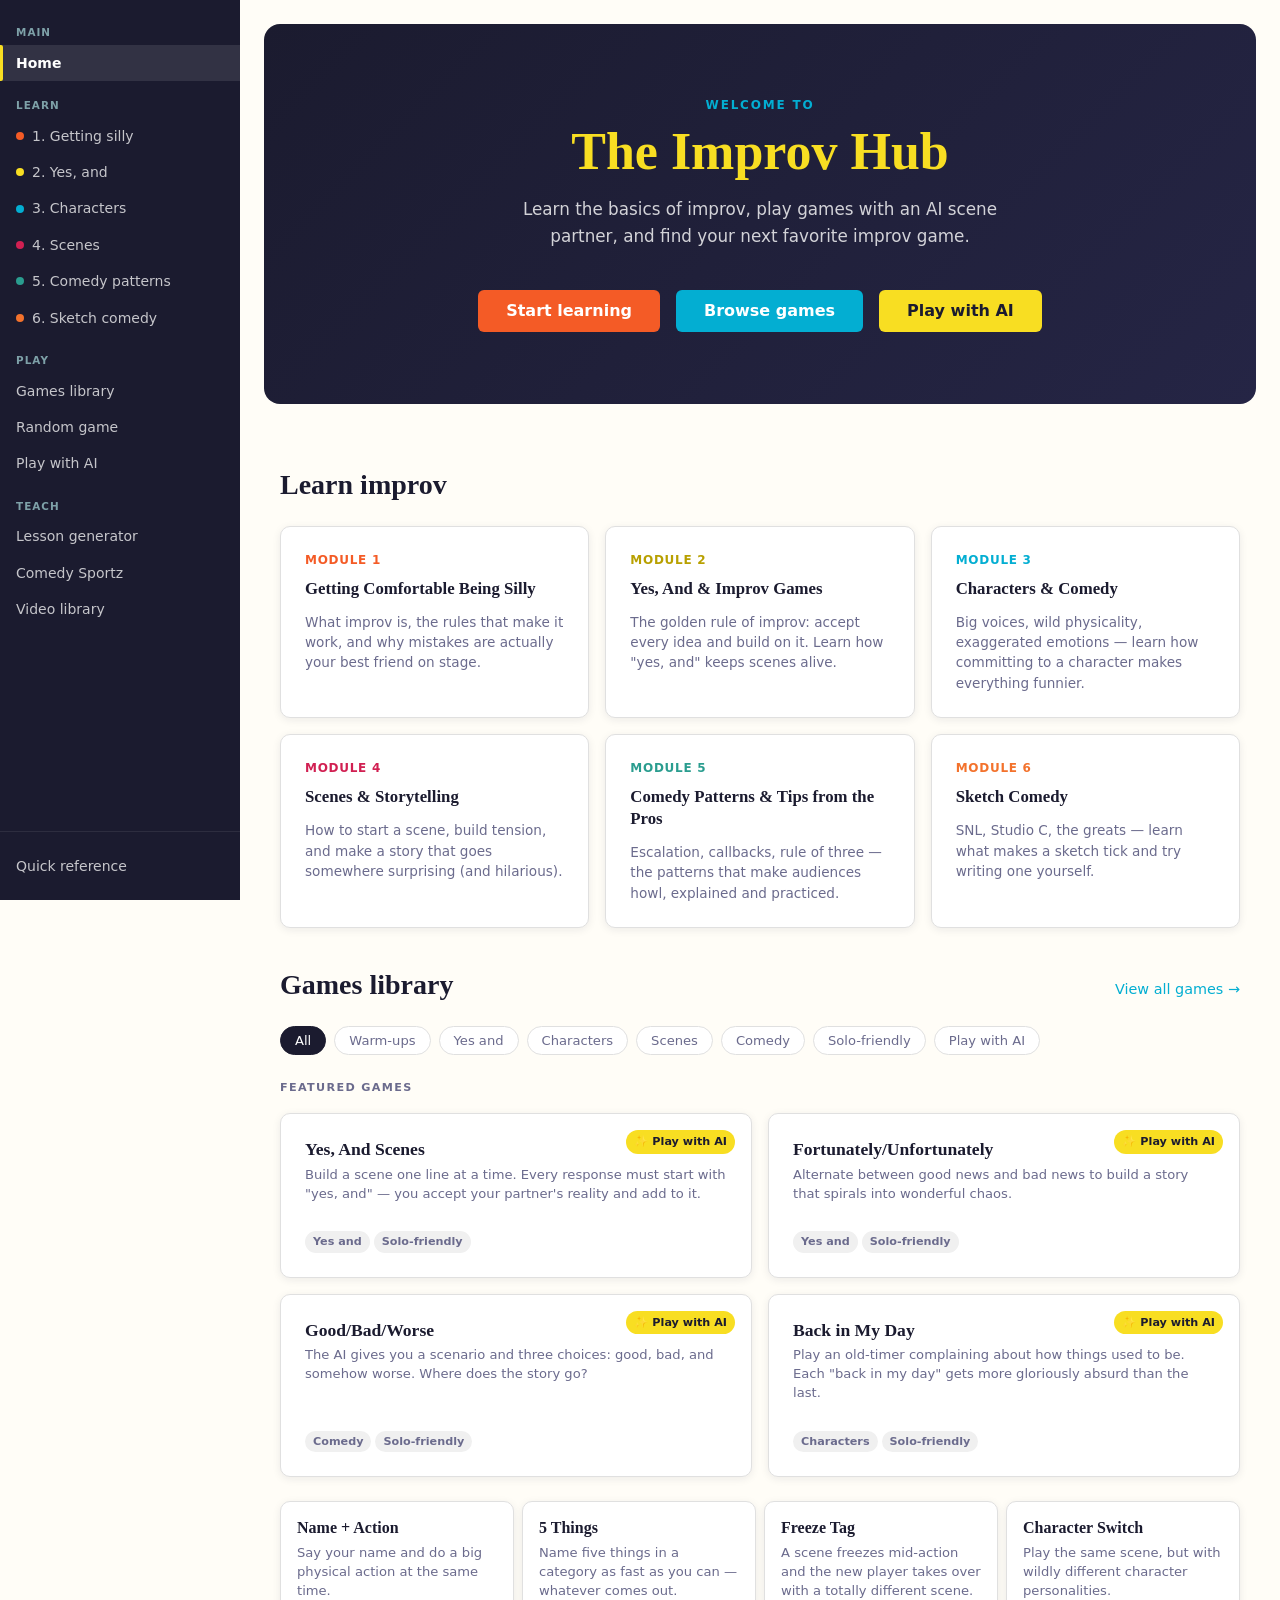
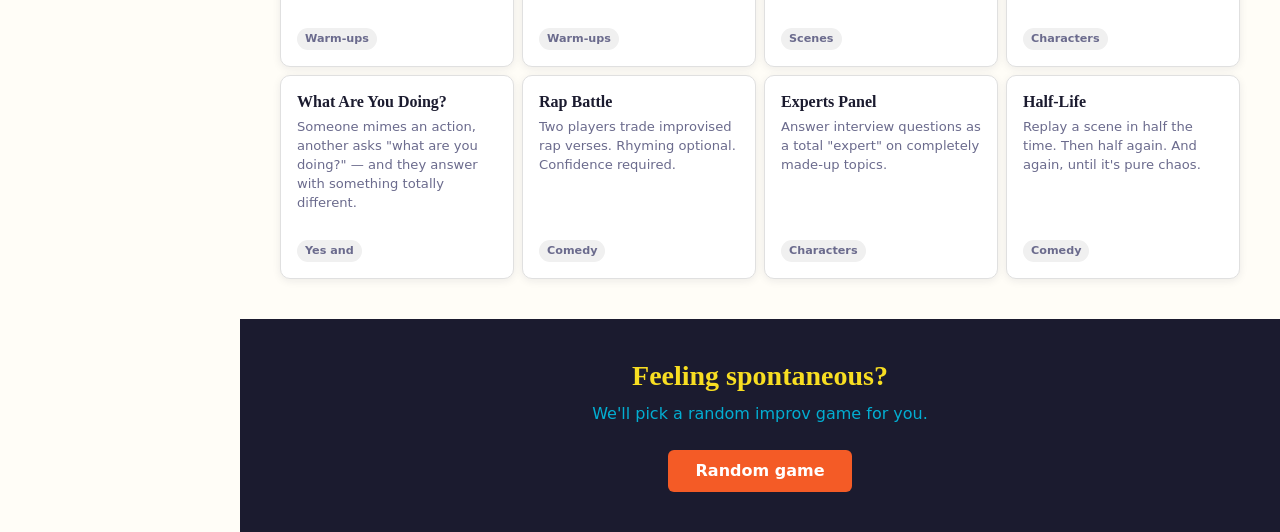
<file: index.html>
<!DOCTYPE html>
<html lang="en">
<head>
  <!-- Google Analytics -->
  <script async src="https://www.googletagmanager.com/gtag/js?id=G-CF0EN0QGSH"></script>
  <script>
    window.dataLayer = window.dataLayer || [];
    function gtag(){dataLayer.push(arguments);}
    gtag('js', new Date());
    gtag('config', 'G-CF0EN0QGSH');
  </script>
  <meta charset="UTF-8">
  <meta name="viewport" content="width=device-width, initial-scale=1.0">
  <title>The Improv Hub</title>
  <link rel="stylesheet" href="style.css">
</head>
<body>

  <!-- ============================================================
       MOBILE: Hamburger toggle button
       Only visible on screens 768px and smaller.
       aria-expanded is updated by navigation.js
  ============================================================ -->
  <button
    class="sidebar-toggle"
    id="sidebar-toggle"
    aria-label="Open navigation menu"
    aria-expanded="false"
    aria-controls="sidebar"
  >
    ☰
  </button>

  <!-- ============================================================
       MOBILE: Overlay that dims the page behind the open sidebar
  ============================================================ -->
  <div class="sidebar-overlay" id="sidebar-overlay" aria-hidden="true"></div>

  <!-- ============================================================
       SITE WRAPPER: Flex container holding sidebar + main content
  ============================================================ -->
  <div class="site-wrapper">

    <!-- ==========================================================
         SIDEBAR NAVIGATION
    ========================================================== -->
    <nav class="sidebar" id="sidebar" aria-label="Main navigation">

      <!-- Nav links -->
      <div class="sidebar-nav">

        <!-- MAIN group -->
        <div class="nav-group">
          <div class="nav-group-label">Main</div>
          <a href="index.html" class="nav-link">Home</a>
        </div>

        <!-- LEARN group -->
        <div class="nav-group">
          <div class="nav-group-label">Learn</div>

          <a href="modules/module1.html" class="nav-link">
            <!-- Each dot uses an inline style for its specific module color -->
            <span class="module-dot" style="background-color: var(--module-1-color);" aria-hidden="true"></span>
            1. Getting silly
          </a>

          <a href="modules/module2.html" class="nav-link">
            <span class="module-dot" style="background-color: var(--module-2-color);" aria-hidden="true"></span>
            2. Yes, and
          </a>

          <a href="modules/module3.html" class="nav-link">
            <span class="module-dot" style="background-color: var(--module-3-color);" aria-hidden="true"></span>
            3. Characters
          </a>

          <a href="modules/module4.html" class="nav-link">
            <span class="module-dot" style="background-color: var(--module-4-color);" aria-hidden="true"></span>
            4. Scenes
          </a>

          <a href="modules/module5.html" class="nav-link">
            <span class="module-dot" style="background-color: var(--module-5-color);" aria-hidden="true"></span>
            5. Comedy patterns
          </a>

          <a href="modules/module6.html" class="nav-link">
            <span class="module-dot" style="background-color: var(--module-6-color);" aria-hidden="true"></span>
            6. Sketch comedy
          </a>
        </div>

        <!-- PLAY group -->
        <div class="nav-group">
          <div class="nav-group-label">Play</div>
          <a href="games/library.html" class="nav-link">Games library</a>
          <a href="#random-game" class="nav-link">Random game</a>
          <a href="play/ai-play.html" class="nav-link">Play with AI</a>
        </div>

        <!-- TEACH group -->
        <div class="nav-group">
          <div class="nav-group-label">Teach</div>
          <a href="teach/lesson-generator.html" class="nav-link">Lesson generator</a>
          <a href="teach/comedysportz.html" class="nav-link">Comedy Sportz</a>
          <a href="videos/library.html" class="nav-link">Video library</a>
        </div>

      </div><!-- /sidebar-nav -->

      <!-- Divider + Quick Reference at the bottom -->
      <div class="sidebar-footer">
        <a href="reference.html" class="nav-link">Quick reference</a>
      </div>

    </nav><!-- /sidebar -->


    <!-- ==========================================================
         MAIN CONTENT
    ========================================================== -->
    <main class="main-content" id="main-content">


      <!-- ======================================================
           HERO SECTION
      ====================================================== -->
      <section class="hero" aria-labelledby="hero-title">
        <p class="hero-eyebrow">Welcome to</p>
        <h1 class="hero-title" id="hero-title">The Improv Hub</h1>
        <p class="hero-subtitle">
          Learn the basics of improv, play games with an AI scene partner,
          and find your next favorite improv game.
        </p>
        <div class="hero-buttons">
          <a href="modules/module1.html" class="btn btn-orange btn-lg">Start learning</a>
          <a href="games/library.html"   class="btn btn-teal btn-lg">Browse games</a>
          <a href="play/ai-play.html"    class="btn btn-yellow btn-lg">Play with AI</a>
        </div>
      </section>


      <!-- ======================================================
           LEARN IMPROV — 6 MODULE CARDS
      ====================================================== -->
      <section class="section" aria-labelledby="learn-heading">
        <h2 class="section-heading" id="learn-heading">Learn improv</h2>

        <div class="modules-grid">

          <!-- Module 1: Getting Comfortable Being Silly -->
          <a href="modules/module1.html" class="card module-card" aria-label="Module 1: Getting Comfortable Being Silly">
            <span
              class="module-card-label"
              style="color: var(--module-1-color);"
            >Module 1</span>
            <h3 class="module-card-title">Getting Comfortable Being Silly</h3>
            <p class="module-card-desc">
              What improv is, the rules that make it work, and why mistakes
              are actually your best friend on stage.
            </p>
          </a>

          <!-- Module 2: Yes, And -->
          <!-- Yellow needs special treatment — darkened text for readability -->
          <a href="modules/module2.html" class="card module-card" aria-label="Module 2: Yes, And and Improv Games">
            <span
              class="module-card-label"
              style="color: var(--color-yellow-text);"
            >Module 2</span>
            <h3 class="module-card-title">Yes, And &amp; Improv Games</h3>
            <p class="module-card-desc">
              The golden rule of improv: accept every idea and build on it.
              Learn how "yes, and" keeps scenes alive.
            </p>
          </a>

          <!-- Module 3: Characters -->
          <a href="modules/module3.html" class="card module-card" aria-label="Module 3: Characters and Comedy">
            <span
              class="module-card-label"
              style="color: var(--module-3-color);"
            >Module 3</span>
            <h3 class="module-card-title">Characters &amp; Comedy</h3>
            <p class="module-card-desc">
              Big voices, wild physicality, exaggerated emotions — learn how
              committing to a character makes everything funnier.
            </p>
          </a>

          <!-- Module 4: Scenes -->
          <a href="modules/module4.html" class="card module-card" aria-label="Module 4: Scenes and Storytelling">
            <span
              class="module-card-label"
              style="color: var(--module-4-color);"
            >Module 4</span>
            <h3 class="module-card-title">Scenes &amp; Storytelling</h3>
            <p class="module-card-desc">
              How to start a scene, build tension, and make a story that goes
              somewhere surprising (and hilarious).
            </p>
          </a>

          <!-- Module 5: Comedy Patterns -->
          <a href="modules/module5.html" class="card module-card" aria-label="Module 5: Comedy Patterns and Tips from the Pros">
            <span
              class="module-card-label"
              style="color: var(--module-5-color);"
            >Module 5</span>
            <h3 class="module-card-title">Comedy Patterns &amp; Tips from the Pros</h3>
            <p class="module-card-desc">
              Escalation, callbacks, rule of three — the patterns that make
              audiences howl, explained and practiced.
            </p>
          </a>

          <!-- Module 6: Sketch Comedy -->
          <a href="modules/module6.html" class="card module-card" aria-label="Module 6: Sketch Comedy">
            <span
              class="module-card-label"
              style="color: var(--module-6-color);"
            >Module 6</span>
            <h3 class="module-card-title">Sketch Comedy</h3>
            <p class="module-card-desc">
              SNL, Studio C, the greats — learn what makes a sketch tick
              and try writing one yourself.
            </p>
          </a>

        </div><!-- /modules-grid -->
      </section>


      </section>


      <!-- ======================================================
           GAMES LIBRARY SECTION
      ====================================================== -->
      <section class="section" aria-labelledby="games-heading">

        <div class="section-heading-row">
          <h2 class="section-heading" id="games-heading">Games library</h2>
          <a href="games/library.html" class="view-all-link">View all games →</a>
        </div>

        <!-- Filter tags -->
        <div class="filter-tags" role="group" aria-label="Filter games by category">
          <button class="filter-tag active" data-filter="all">All</button>
          <button class="filter-tag" data-filter="warm-ups">Warm-ups</button>
          <button class="filter-tag" data-filter="yes-and">Yes and</button>
          <button class="filter-tag" data-filter="characters">Characters</button>
          <button class="filter-tag" data-filter="scenes">Scenes</button>
          <button class="filter-tag" data-filter="comedy">Comedy</button>
          <button class="filter-tag" data-filter="solo-friendly">Solo-friendly</button>
          <button class="filter-tag" data-filter="ai">Play with AI</button>
        </div>

        <!-- Featured games subheading -->
        <p class="subsection-label">Featured games</p>

        <!-- 2x2 featured game cards — all AI-playable -->
        <div class="featured-games-grid">

          <a href="play/ai-play.html?game=yes-and" class="card game-card game-card-featured" aria-label="Yes, And Scenes — Play with AI">
            <span class="ai-badge">✨ Play with AI</span>
            <h3 class="game-card-title">Yes, And Scenes</h3>
            <p class="game-card-desc">
              Build a scene one line at a time. Every response must start with
              "yes, and" — you accept your partner's reality and add to it.
            </p>
            <div class="game-card-meta">
              <span class="tag">Yes and</span>
              <span class="tag">Solo-friendly</span>
            </div>
          </a>

          <a href="play/ai-play.html?game=fortunately-unfortunately" class="card game-card game-card-featured" aria-label="Fortunately/Unfortunately — Play with AI">
            <span class="ai-badge">✨ Play with AI</span>
            <h3 class="game-card-title">Fortunately/Unfortunately</h3>
            <p class="game-card-desc">
              Alternate between good news and bad news to build a story that
              spirals into wonderful chaos.
            </p>
            <div class="game-card-meta">
              <span class="tag">Yes and</span>
              <span class="tag">Solo-friendly</span>
            </div>
          </a>

          <a href="play/ai-play.html?game=good-bad-worse" class="card game-card game-card-featured" aria-label="Good/Bad/Worse — Play with AI">
            <span class="ai-badge">✨ Play with AI</span>
            <h3 class="game-card-title">Good/Bad/Worse</h3>
            <p class="game-card-desc">
              The AI gives you a scenario and three choices: good, bad, and
              somehow worse. Where does the story go?
            </p>
            <div class="game-card-meta">
              <span class="tag">Comedy</span>
              <span class="tag">Solo-friendly</span>
            </div>
          </a>

          <a href="play/ai-play.html?game=back-in-my-day" class="card game-card game-card-featured" aria-label="Back in My Day — Play with AI">
            <span class="ai-badge">✨ Play with AI</span>
            <h3 class="game-card-title">Back in My Day</h3>
            <p class="game-card-desc">
              Play an old-timer complaining about how things used to be.
              Each "back in my day" gets more gloriously absurd than the last.
            </p>
            <div class="game-card-meta">
              <span class="tag">Characters</span>
              <span class="tag">Solo-friendly</span>
            </div>
          </a>

        </div><!-- /featured-games-grid -->

        <!-- Smaller 4-column game grid -->
        <div class="games-grid-small">

          <a href="games/library.html" class="card game-card" aria-label="Name Plus Action">
            <h3 class="game-card-title">Name + Action</h3>
            <p class="game-card-desc">Say your name and do a big physical action at the same time.</p>
            <div class="game-card-meta">
              <span class="tag">Warm-ups</span>
            </div>
          </a>

          <a href="games/library.html" class="card game-card" aria-label="5 Things">
            <h3 class="game-card-title">5 Things</h3>
            <p class="game-card-desc">Name five things in a category as fast as you can — whatever comes out.</p>
            <div class="game-card-meta">
              <span class="tag">Warm-ups</span>
            </div>
          </a>

          <a href="games/library.html" class="card game-card" aria-label="Freeze Tag">
            <h3 class="game-card-title">Freeze Tag</h3>
            <p class="game-card-desc">A scene freezes mid-action and the new player takes over with a totally different scene.</p>
            <div class="game-card-meta">
              <span class="tag">Scenes</span>
            </div>
          </a>

          <a href="games/library.html" class="card game-card" aria-label="Character Switch">
            <h3 class="game-card-title">Character Switch</h3>
            <p class="game-card-desc">Play the same scene, but with wildly different character personalities.</p>
            <div class="game-card-meta">
              <span class="tag">Characters</span>
            </div>
          </a>

          <a href="games/library.html" class="card game-card" aria-label="What Are You Doing?">
            <h3 class="game-card-title">What Are You Doing?</h3>
            <p class="game-card-desc">Someone mimes an action, another asks "what are you doing?" — and they answer with something totally different.</p>
            <div class="game-card-meta">
              <span class="tag">Yes and</span>
            </div>
          </a>

          <a href="games/library.html" class="card game-card" aria-label="Rap Battle">
            <h3 class="game-card-title">Rap Battle</h3>
            <p class="game-card-desc">Two players trade improvised rap verses. Rhyming optional. Confidence required.</p>
            <div class="game-card-meta">
              <span class="tag">Comedy</span>
            </div>
          </a>

          <a href="games/library.html" class="card game-card" aria-label="Experts Panel">
            <h3 class="game-card-title">Experts Panel</h3>
            <p class="game-card-desc">Answer interview questions as a total "expert" on completely made-up topics.</p>
            <div class="game-card-meta">
              <span class="tag">Characters</span>
            </div>
          </a>

          <a href="games/library.html" class="card game-card" aria-label="Half-Life">
            <h3 class="game-card-title">Half-Life</h3>
            <p class="game-card-desc">Replay a scene in half the time. Then half again. And again, until it's pure chaos.</p>
            <div class="game-card-meta">
              <span class="tag">Comedy</span>
            </div>
          </a>

        </div><!-- /games-grid-small -->

      </section><!-- /games section -->


      <!-- ======================================================
           RANDOM GAME BANNER
      ====================================================== -->
      <section class="random-game-banner" id="random-game" aria-labelledby="random-heading">
        <h2 id="random-heading">Feeling spontaneous?</h2>
        <p>We'll pick a random improv game for you.</p>
        <button class="btn btn-orange btn-lg" id="random-game-btn" onclick="randomGame()">
          Random game
        </button>
      </section>


    </main><!-- /main-content -->
  </div><!-- /site-wrapper -->


  <!-- ============================================================
       SCRIPTS
  ============================================================ -->
  <script src="js/navigation.js"></script>

  <script>
    /* ---- Filter tags on homepage ----
       When a filter tag is clicked, toggle the active state.
       (Full filtering logic lives in games.js on the library page —
       this just handles the visual toggle here on the homepage.) */
    document.querySelectorAll('.filter-tag').forEach(function (btn) {
      btn.addEventListener('click', function () {
        // Remove active from all tags
        document.querySelectorAll('.filter-tag').forEach(function (t) {
          t.classList.remove('active');
        });
        // Activate clicked tag
        btn.classList.add('active');
      });
    });

    /* ---- Random game ----
       Pick a random AI-playable game and navigate to it. */
    function randomGame() {
      var games = [
        'yes-and',
        'fortunately-unfortunately',
        'good-bad-worse',
        'back-in-my-day',
        'character-interview',
        'what-are-you-doing'
      ];
      var pick = games[Math.floor(Math.random() * games.length)];
      window.location.href = 'play/ai-play.html?game=' + pick;
    }
  </script>

</body>
</html>
</file>
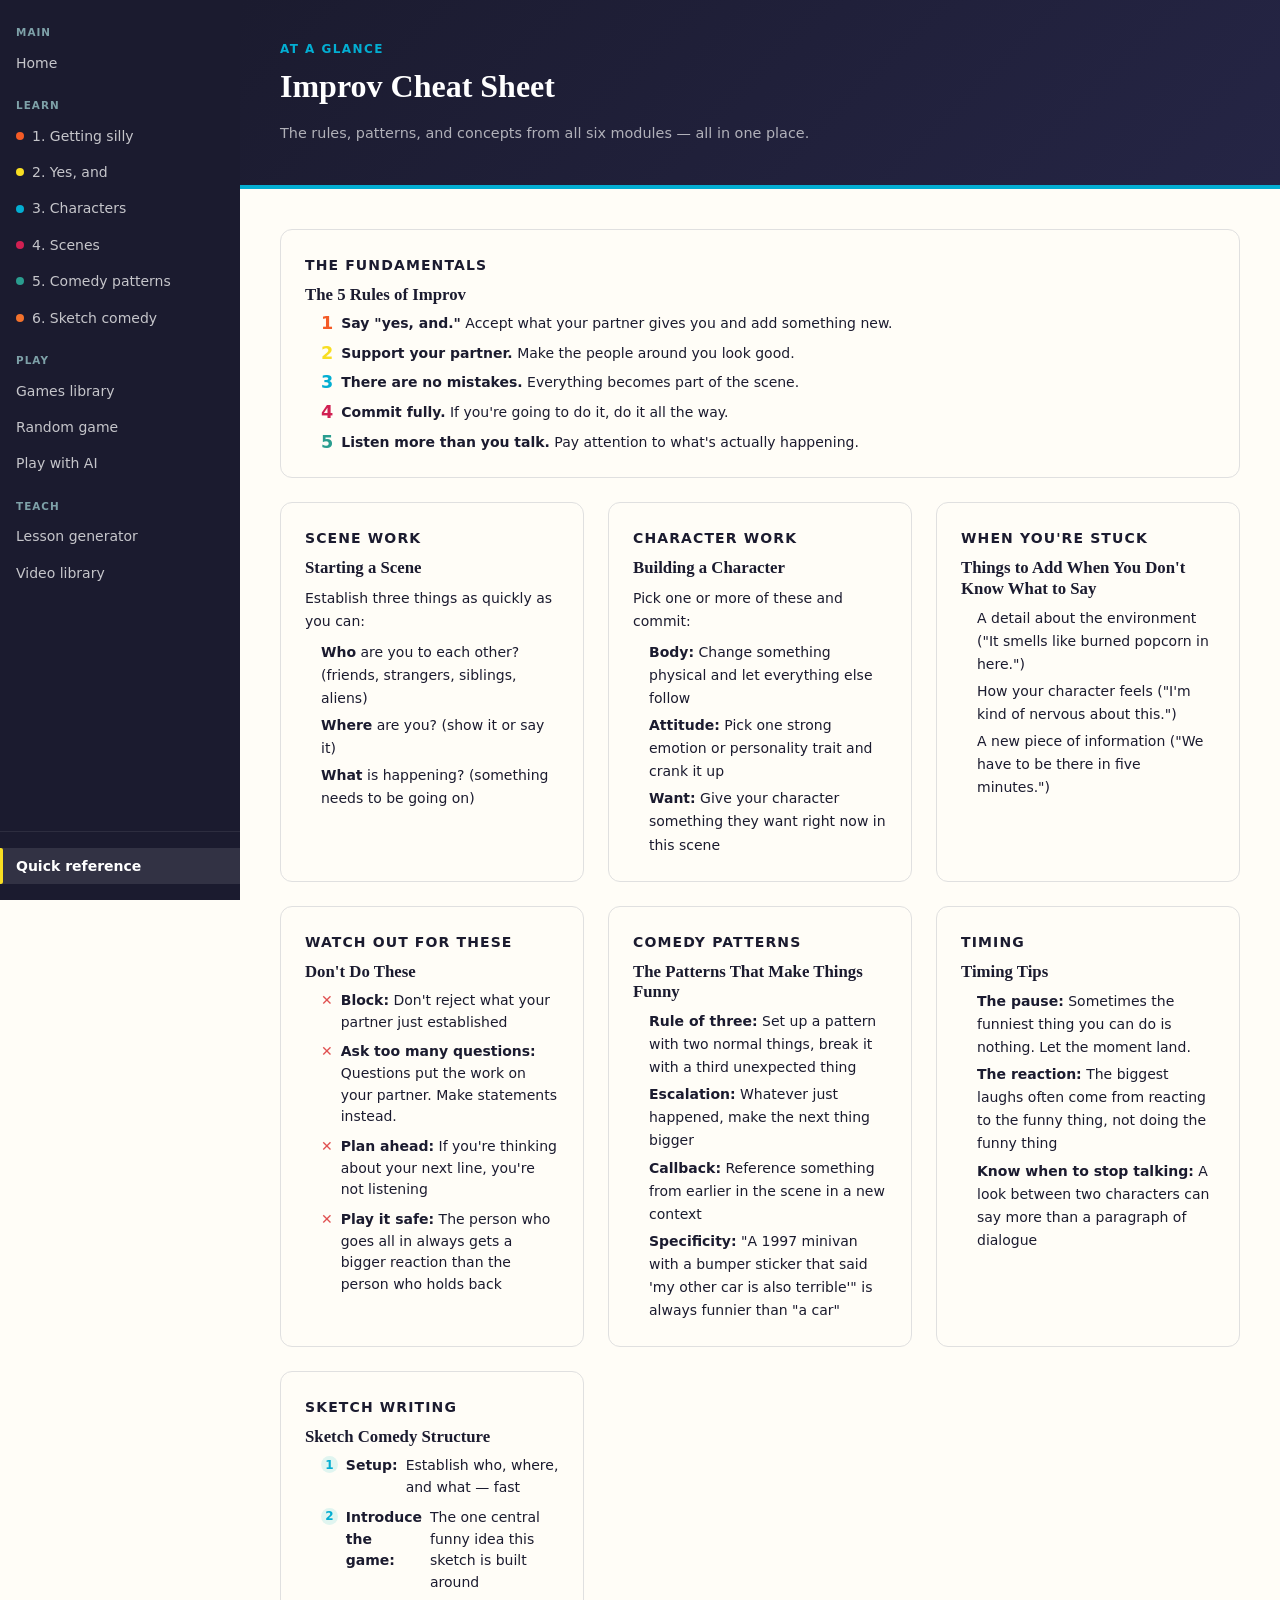
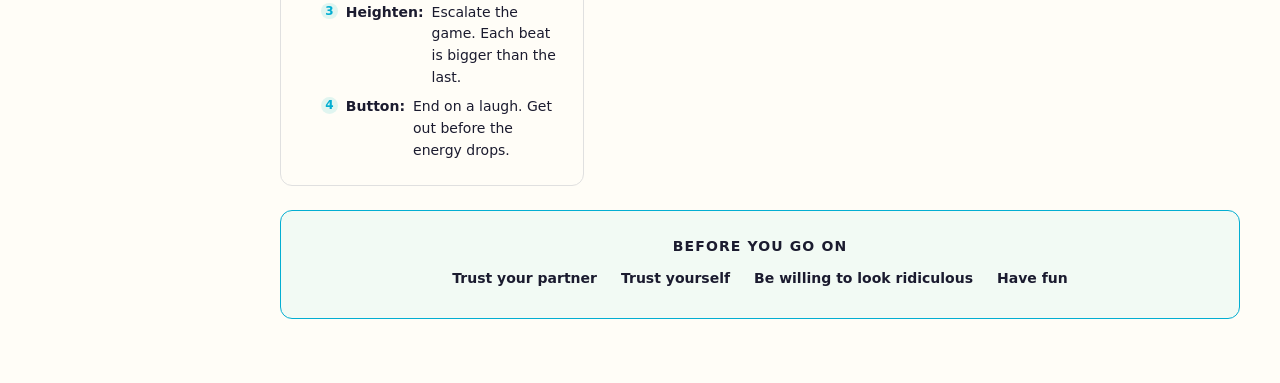
<file: reference.html>
<!DOCTYPE html>
<html lang="en">
<head>
  <!-- Google Analytics -->
  <script async src="https://www.googletagmanager.com/gtag/js?id=G-CF0EN0QGSH"></script>
  <script>
    window.dataLayer = window.dataLayer || [];
    function gtag(){dataLayer.push(arguments);}
    gtag('js', new Date());
    gtag('config', 'G-CF0EN0QGSH');
  </script>
  <meta charset="UTF-8">
  <meta name="viewport" content="width=device-width, initial-scale=1.0">
  <title>Quick Reference — The Improv Hub</title>
  <link rel="stylesheet" href="style.css">
  <link rel="stylesheet" href="modules/module.css">
  <!-- Reference-specific styles for the cheat sheet layout -->
  <style>
    .ref-grid {
      display: grid;
      grid-template-columns: repeat(auto-fill, minmax(300px, 1fr));
      gap: var(--space-lg);
      padding: var(--space-xl) var(--space-xl) var(--space-2xl);
    }

    /* Full-width cards span both columns on wider screens */
    .ref-card-full {
      grid-column: 1 / -1;
    }

    .ref-card {
      background: var(--color-surface);
      border: 1px solid var(--color-border);
      border-radius: 12px;
      padding: var(--space-lg);
    }

    .ref-card-heading {
      font-size: 0.7rem;
      font-weight: 700;
      letter-spacing: 0.08em;
      text-transform: uppercase;
      color: var(--color-teal);
      margin: 0 0 var(--space-md);
    }

    .ref-card h3 {
      font-size: 1.05rem;
      font-weight: 700;
      color: var(--color-dark-text);
      margin: 0 0 var(--space-sm);
    }

    .ref-card ul,
    .ref-card ol {
      margin: 0;
      padding-left: var(--space-md);
      color: var(--color-body-text);
      font-size: 0.875rem;
      line-height: 1.65;
    }

    .ref-card li {
      margin-bottom: var(--space-xs);
    }

    .ref-card li:last-child {
      margin-bottom: 0;
    }

    .ref-card p {
      color: var(--color-body-text);
      font-size: 0.875rem;
      line-height: 1.65;
      margin: 0 0 var(--space-sm);
    }

    .ref-card p:last-child {
      margin-bottom: 0;
    }

    /* The five rules get colored numbers */
    .rules-list {
      list-style: none;
      padding: 0;
      margin: 0;
    }

    .rules-list li {
      display: flex;
      gap: var(--space-sm);
      margin-bottom: var(--space-sm);
      font-size: 0.875rem;
      line-height: 1.55;
      color: var(--color-body-text);
    }

    .rules-list li:last-child {
      margin-bottom: 0;
    }

    .rule-num {
      font-size: 1.1rem;
      font-weight: 800;
      line-height: 1;
      flex-shrink: 0;
      padding-top: 2px;
    }

    /* Don'ts list — red accent */
    .dont-list {
      list-style: none;
      padding: 0;
      margin: 0;
    }

    .dont-list li {
      display: flex;
      gap: var(--space-sm);
      margin-bottom: var(--space-sm);
      font-size: 0.875rem;
      line-height: 1.55;
      color: var(--color-body-text);
    }

    .dont-list li:last-child {
      margin-bottom: 0;
    }

    .dont-marker {
      color: #e05050;
      font-weight: 700;
      flex-shrink: 0;
    }

    /* Sketch steps — numbered with teal accent */
    .sketch-steps {
      list-style: none;
      padding: 0;
      margin: 0;
      counter-reset: sketch-step;
    }

    .sketch-steps li {
      counter-increment: sketch-step;
      display: flex;
      gap: var(--space-sm);
      margin-bottom: var(--space-sm);
      font-size: 0.875rem;
      line-height: 1.55;
      color: var(--color-body-text);
    }

    .sketch-steps li:last-child {
      margin-bottom: 0;
    }

    .sketch-steps li::before {
      content: counter(sketch-step);
      font-size: 0.75rem;
      font-weight: 800;
      color: var(--color-teal);
      background: rgba(0, 188, 188, 0.12);
      border-radius: 50%;
      width: 1.4em;
      height: 1.4em;
      display: flex;
      align-items: center;
      justify-content: center;
      flex-shrink: 0;
      margin-top: 1px;
    }

    /* "Before you go on" card — special treatment */
    .ref-card-closing {
      border-color: var(--color-teal);
      background: rgba(0, 188, 188, 0.05);
      text-align: center;
    }

    .ref-card-closing ul {
      list-style: none;
      padding: 0;
      display: flex;
      flex-wrap: wrap;
      justify-content: center;
      gap: var(--space-sm) var(--space-lg);
    }

    .ref-card-closing ul li {
      font-size: 0.875rem;
      color: var(--color-dark-text);
      font-weight: 600;
    }

    @media (max-width: 640px) {
      .ref-grid {
        grid-template-columns: 1fr;
        padding: var(--space-lg);
      }
    }
  </style>
</head>
<body>

  <button class="sidebar-toggle" id="sidebar-toggle" aria-label="Open navigation menu" aria-expanded="false" aria-controls="sidebar">☰</button>
  <div class="sidebar-overlay" id="sidebar-overlay" aria-hidden="true"></div>

  <div class="site-wrapper">

    <nav class="sidebar" id="sidebar" aria-label="Main navigation">
      <div class="sidebar-nav">
        <div class="nav-group">
          <div class="nav-group-label">Main</div>
          <a href="index.html" class="nav-link">Home</a>
        </div>
        <div class="nav-group">
          <div class="nav-group-label">Learn</div>
          <a href="modules/module1.html" class="nav-link"><span class="module-dot" style="background-color: var(--module-1-color);" aria-hidden="true"></span>1. Getting silly</a>
          <a href="modules/module2.html" class="nav-link"><span class="module-dot" style="background-color: var(--module-2-color);" aria-hidden="true"></span>2. Yes, and</a>
          <a href="modules/module3.html" class="nav-link"><span class="module-dot" style="background-color: var(--module-3-color);" aria-hidden="true"></span>3. Characters</a>
          <a href="modules/module4.html" class="nav-link"><span class="module-dot" style="background-color: var(--module-4-color);" aria-hidden="true"></span>4. Scenes</a>
          <a href="modules/module5.html" class="nav-link"><span class="module-dot" style="background-color: var(--module-5-color);" aria-hidden="true"></span>5. Comedy patterns</a>
          <a href="modules/module6.html" class="nav-link"><span class="module-dot" style="background-color: var(--module-6-color);" aria-hidden="true"></span>6. Sketch comedy</a>
        </div>
        <div class="nav-group">
          <div class="nav-group-label">Play</div>
          <a href="games/library.html" class="nav-link">Games library</a>
          <a href="play/ai-play.html?random=1" class="nav-link">Random game</a>
          <a href="play/ai-play.html" class="nav-link">Play with AI</a>
        </div>
        <div class="nav-group">
          <div class="nav-group-label">Teach</div>
          <a href="teach/lesson-generator.html" class="nav-link">Lesson generator</a>
          <a href="videos/library.html" class="nav-link">Video library</a>
        </div>
      </div>
      <div class="sidebar-footer">
        <a href="reference.html" class="nav-link">Quick reference</a>
      </div>
    </nav>

    <main class="main-content" id="main-content">

      <!-- Page header -->
      <header class="module-hero" style="--module-color: var(--color-teal);" aria-labelledby="ref-title">
        <p class="module-eyebrow">At a glance</p>
        <h1 id="ref-title">Improv Cheat Sheet</h1>
        <p style="color: rgba(255,255,255,0.65); margin: var(--space-sm) 0 0; font-size: 0.9rem;">
          The rules, patterns, and concepts from all six modules — all in one place.
        </p>
      </header>

      <!-- Cheat sheet grid -->
      <div class="ref-grid">

        <!-- The 5 Rules -->
        <div class="ref-card ref-card-full">
          <p class="ref-card-heading">The fundamentals</p>
          <h3>The 5 Rules of Improv</h3>
          <ol class="rules-list">
            <li>
              <span class="rule-num" style="color: var(--module-1-color);">1</span>
              <span><strong>Say "yes, and."</strong> Accept what your partner gives you and add something new.</span>
            </li>
            <li>
              <span class="rule-num" style="color: var(--module-2-color);">2</span>
              <span><strong>Support your partner.</strong> Make the people around you look good.</span>
            </li>
            <li>
              <span class="rule-num" style="color: var(--module-3-color);">3</span>
              <span><strong>There are no mistakes.</strong> Everything becomes part of the scene.</span>
            </li>
            <li>
              <span class="rule-num" style="color: var(--module-4-color);">4</span>
              <span><strong>Commit fully.</strong> If you're going to do it, do it all the way.</span>
            </li>
            <li>
              <span class="rule-num" style="color: var(--module-5-color);">5</span>
              <span><strong>Listen more than you talk.</strong> Pay attention to what's actually happening.</span>
            </li>
          </ol>
        </div>

        <!-- Starting a scene -->
        <div class="ref-card">
          <p class="ref-card-heading">Scene work</p>
          <h3>Starting a Scene</h3>
          <p>Establish three things as quickly as you can:</p>
          <ul>
            <li><strong>Who</strong> are you to each other? (friends, strangers, siblings, aliens)</li>
            <li><strong>Where</strong> are you? (show it or say it)</li>
            <li><strong>What</strong> is happening? (something needs to be going on)</li>
          </ul>
        </div>

        <!-- Building a character -->
        <div class="ref-card">
          <p class="ref-card-heading">Character work</p>
          <h3>Building a Character</h3>
          <p>Pick one or more of these and commit:</p>
          <ul>
            <li><strong>Body:</strong> Change something physical and let everything else follow</li>
            <li><strong>Attitude:</strong> Pick one strong emotion or personality trait and crank it up</li>
            <li><strong>Want:</strong> Give your character something they want right now in this scene</li>
          </ul>
        </div>

        <!-- Things to add when stuck -->
        <div class="ref-card">
          <p class="ref-card-heading">When you're stuck</p>
          <h3>Things to Add When You Don't Know What to Say</h3>
          <ul>
            <li>A detail about the environment ("It smells like burned popcorn in here.")</li>
            <li>How your character feels ("I'm kind of nervous about this.")</li>
            <li>A new piece of information ("We have to be there in five minutes.")</li>
          </ul>
        </div>

        <!-- Don'ts -->
        <div class="ref-card">
          <p class="ref-card-heading">Watch out for these</p>
          <h3>Don't Do These</h3>
          <ul class="dont-list">
            <li>
              <span class="dont-marker">✕</span>
              <span><strong>Block:</strong> Don't reject what your partner just established</span>
            </li>
            <li>
              <span class="dont-marker">✕</span>
              <span><strong>Ask too many questions:</strong> Questions put the work on your partner. Make statements instead.</span>
            </li>
            <li>
              <span class="dont-marker">✕</span>
              <span><strong>Plan ahead:</strong> If you're thinking about your next line, you're not listening</span>
            </li>
            <li>
              <span class="dont-marker">✕</span>
              <span><strong>Play it safe:</strong> The person who goes all in always gets a bigger reaction than the person who holds back</span>
            </li>
          </ul>
        </div>

        <!-- Comedy patterns -->
        <div class="ref-card">
          <p class="ref-card-heading">Comedy patterns</p>
          <h3>The Patterns That Make Things Funny</h3>
          <ul>
            <li><strong>Rule of three:</strong> Set up a pattern with two normal things, break it with a third unexpected thing</li>
            <li><strong>Escalation:</strong> Whatever just happened, make the next thing bigger</li>
            <li><strong>Callback:</strong> Reference something from earlier in the scene in a new context</li>
            <li><strong>Specificity:</strong> "A 1997 minivan with a bumper sticker that said 'my other car is also terrible'" is always funnier than "a car"</li>
          </ul>
        </div>

        <!-- Timing tips -->
        <div class="ref-card">
          <p class="ref-card-heading">Timing</p>
          <h3>Timing Tips</h3>
          <ul>
            <li><strong>The pause:</strong> Sometimes the funniest thing you can do is nothing. Let the moment land.</li>
            <li><strong>The reaction:</strong> The biggest laughs often come from reacting to the funny thing, not doing the funny thing</li>
            <li><strong>Know when to stop talking:</strong> A look between two characters can say more than a paragraph of dialogue</li>
          </ul>
        </div>

        <!-- Sketch comedy structure -->
        <div class="ref-card">
          <p class="ref-card-heading">Sketch writing</p>
          <h3>Sketch Comedy Structure</h3>
          <ol class="sketch-steps">
            <li><strong>Setup:</strong> Establish who, where, and what — fast</li>
            <li><strong>Introduce the game:</strong> The one central funny idea this sketch is built around</li>
            <li><strong>Heighten:</strong> Escalate the game. Each beat is bigger than the last.</li>
            <li><strong>Button:</strong> End on a laugh. Get out before the energy drops.</li>
          </ol>
        </div>

        <!-- Before you go on -->
        <div class="ref-card ref-card-full ref-card-closing">
          <p class="ref-card-heading">Before you go on</p>
          <ul>
            <li>Trust your partner</li>
            <li>Trust yourself</li>
            <li>Be willing to look ridiculous</li>
            <li>Have fun</li>
          </ul>
        </div>

      </div><!-- /ref-grid -->

    </main>

  </div>

  <script src="js/navigation.js"></script>
</body>
</html>
</file>
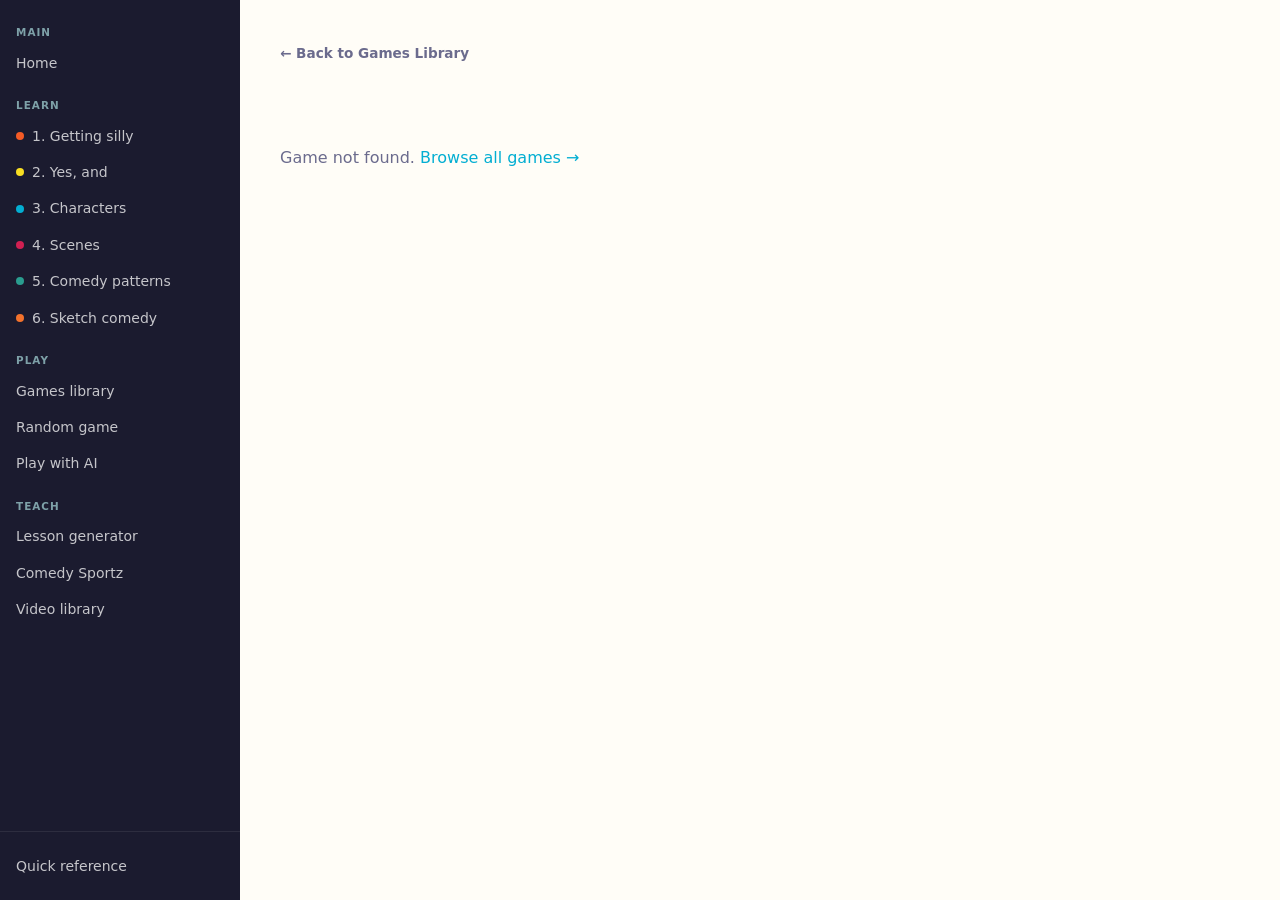
<file: games/game.html>
<!DOCTYPE html>
<html lang="en">
<head>
  <!-- Google Analytics -->
  <script async src="https://www.googletagmanager.com/gtag/js?id=G-CF0EN0QGSH"></script>
  <script>
    window.dataLayer = window.dataLayer || [];
    function gtag(){dataLayer.push(arguments);}
    gtag('js', new Date());
    gtag('config', 'G-CF0EN0QGSH');
  </script>
  <meta charset="UTF-8">
  <meta name="viewport" content="width=device-width, initial-scale=1.0">
  <title>Game — The Improv Hub</title>
  <link rel="stylesheet" href="../style.css">
  <link rel="stylesheet" href="game.css">
</head>
<body>

  <button class="sidebar-toggle" id="sidebar-toggle" aria-label="Open navigation menu" aria-expanded="false" aria-controls="sidebar">☰</button>
  <div class="sidebar-overlay" id="sidebar-overlay" aria-hidden="true"></div>

  <div class="site-wrapper">

    <!-- ============================================================
         SIDEBAR
    ============================================================ -->
    <nav class="sidebar" id="sidebar" aria-label="Main navigation">
      <div class="sidebar-nav">
        <div class="nav-group">
          <div class="nav-group-label">Main</div>
          <a href="../index.html" class="nav-link">Home</a>
        </div>
        <div class="nav-group">
          <div class="nav-group-label">Learn</div>
          <a href="../modules/module1.html" class="nav-link"><span class="module-dot" style="background-color: var(--module-1-color);" aria-hidden="true"></span>1. Getting silly</a>
          <a href="../modules/module2.html" class="nav-link"><span class="module-dot" style="background-color: var(--module-2-color);" aria-hidden="true"></span>2. Yes, and</a>
          <a href="../modules/module3.html" class="nav-link"><span class="module-dot" style="background-color: var(--module-3-color);" aria-hidden="true"></span>3. Characters</a>
          <a href="../modules/module4.html" class="nav-link"><span class="module-dot" style="background-color: var(--module-4-color);" aria-hidden="true"></span>4. Scenes</a>
          <a href="../modules/module5.html" class="nav-link"><span class="module-dot" style="background-color: var(--module-5-color);" aria-hidden="true"></span>5. Comedy patterns</a>
          <a href="../modules/module6.html" class="nav-link"><span class="module-dot" style="background-color: var(--module-6-color);" aria-hidden="true"></span>6. Sketch comedy</a>
        </div>
        <div class="nav-group">
          <div class="nav-group-label">Play</div>
          <a href="library.html" class="nav-link">Games library</a>
          <a href="../play/ai-play.html?random=1" class="nav-link">Random game</a>
          <a href="../play/ai-play.html" class="nav-link">Play with AI</a>
        </div>
        <div class="nav-group">
          <div class="nav-group-label">Teach</div>
          <a href="../teach/lesson-generator.html" class="nav-link">Lesson generator</a>
          <a href="../teach/comedysportz.html" class="nav-link">Comedy Sportz</a>
          <a href="../videos/library.html" class="nav-link">Video library</a>
        </div>
      </div>
      <div class="sidebar-footer">
        <a href="../reference.html" class="nav-link">Quick reference</a>
      </div>
    </nav>


    <!-- ============================================================
         MAIN CONTENT — populated by JS from ?id= URL param
    ============================================================ -->
    <main class="main-content" id="main-content">

      <!-- Not-found state (shown if game id doesn't match) -->
      <div id="game-not-found" hidden>
        <div class="game-page-body">
          <a href="library.html" class="back-link">← Back to Games Library</a>
          <p style="color: var(--color-gray-text); margin-top: var(--space-xl);">
            Game not found. <a href="library.html">Browse all games →</a>
          </p>
        </div>
      </div>

      <!-- Game detail (populated by JS) -->
      <div id="game-detail" hidden>

        <!-- Hero banner -->
        <header class="game-page-hero" id="game-hero">
          <div class="game-page-hero-inner">
            <a href="library.html" class="back-link-hero">← Games library</a>
            <div class="game-hero-badges" id="game-hero-badges"></div>
            <h1 class="game-page-title" id="game-page-title"></h1>
            <p class="game-page-desc" id="game-page-desc"></p>
            <div class="game-page-facts" id="game-page-facts"></div>
          </div>
        </header>

        <!-- Body content -->
        <div class="game-page-body">

          <!-- Good for + category tags -->
          <div class="game-page-meta" id="game-page-meta"></div>

          <!-- Video demo (shown only when game has a videoId) -->
          <section class="game-page-section game-page-video" id="game-video-section" hidden>
            <h2>Watch it in action</h2>
            <div id="game-page-video"></div>
          </section>

          <!-- Rules -->
          <section class="game-page-section" id="game-rules-section" aria-labelledby="rules-heading">
            <h2 id="rules-heading">How to play</h2>
            <ol class="game-page-rules" id="game-page-rules"></ol>
          </section>

          <!-- Example -->
          <section class="game-page-section game-page-example" id="game-example-section" aria-labelledby="example-heading" hidden>
            <h2 id="example-heading">Example</h2>
            <div class="example-block" id="game-page-example"></div>
          </section>

          <!-- Variations -->
          <section class="game-page-section" id="game-variations-section" aria-labelledby="variations-heading" hidden>
            <h2 id="variations-heading">Variations</h2>
            <ul class="game-page-variations" id="game-page-variations"></ul>
          </section>

          <!-- Prompts -->
          <section class="game-page-section" id="game-prompts-section" aria-labelledby="prompts-heading" hidden>
            <h2 id="prompts-heading">Prompts &amp; suggestions</h2>
            <ol class="game-page-prompts" id="game-page-prompts"></ol>
          </section>

          <!-- AI play CTA -->
          <div class="game-page-ai-cta" id="game-page-ai-cta" hidden>
            <p>This game has an AI-powered version you can play solo.</p>
            <a href="#" id="game-ai-link" class="btn btn-yellow btn-lg">✨ Play with AI →</a>
          </div>

        </div><!-- /game-page-body -->
      </div><!-- /game-detail -->

    </main>
  </div><!-- /site-wrapper -->


  <!-- ============================================================
       SCRIPTS
  ============================================================ -->
  <script src="games-data.js"></script>
  <script src="../js/navigation.js"></script>

  <script>
  /* ============================================================
     game.html — single-game detail page
     Reads ?id=game-slug from the URL and renders that game's
     full content from GAMES_DATA.
  ============================================================ */
  (function () {

    var MODULE_COLORS = {
      1: 'var(--module-1-color)',
      2: 'var(--module-2-color)',
      3: 'var(--module-3-color)',
      4: 'var(--module-4-color)',
      5: 'var(--module-5-color)',
      6: 'var(--module-6-color)',
    };

    var CATEGORY_LABELS = {
      'warm-ups':      'Warm-up',
      'yes-and':       'Yes, And',
      'characters':    'Characters',
      'scenes':        'Scenes',
      'comedy':        'Comedy',
      'musical':       'Musical',
      'solo-friendly': 'Solo-friendly'
    };

    document.addEventListener('DOMContentLoaded', function () {
      var params = new URLSearchParams(window.location.search);
      var gameId = params.get('id');

      if (!gameId || typeof GAMES_DATA === 'undefined') {
        showNotFound();
        return;
      }

      var game = GAMES_DATA.find(function (g) { return g.id === gameId; });
      if (!game) {
        showNotFound();
        return;
      }

      renderGame(game);
    });


    function showNotFound() {
      document.getElementById('game-not-found').hidden = false;
    }


    function renderGame(game) {
      /* Update page title */
      document.title = game.title + ' — The Improv Hub';

      /* ---- Hero ---- */
      var heroEl  = document.getElementById('game-hero');
      var color   = game.module ? MODULE_COLORS[game.module] : 'var(--color-teal)';
      heroEl.style.setProperty('--game-color', color);

      /* Badges: module + AI */
      var badges = '';
      if (game.module)     badges += '<span class="game-hero-badge">Module ' + game.module + '</span>';
      if (game.aiPlayable) badges += '<span class="game-hero-badge badge-ai-hero">✨ Play with AI</span>';
      document.getElementById('game-hero-badges').innerHTML = badges;

      document.getElementById('game-page-title').textContent = game.title;
      document.getElementById('game-page-desc').textContent  = game.description;

      /* Quick facts row */
      var factsHtml = '';
      factsHtml += '<span class="game-fact">👥 ' + game.players + ' players</span>';
      if (game.energyLevel)  factsHtml += '<span class="game-fact">⚡ ' + game.energyLevel + ' energy</span>';
      if (game.timeEstimate) factsHtml += '<span class="game-fact">⏱ ' + game.timeEstimate + '</span>';
      document.getElementById('game-page-facts').innerHTML = factsHtml;

      /* ---- Meta: good for + categories ---- */
      var metaHtml = '';
      if (game.goodFor) {
        metaHtml += '<p class="game-good-for"><strong>Good for:</strong> ' + game.goodFor + '</p>';
      }
      var tagsHtml = game.categories.map(function (cat) {
        var label = CATEGORY_LABELS[cat] || cat;
        return '<span class="tag tag-' + cat + '">' + label + '</span>';
      }).join('');
      if (tagsHtml) {
        metaHtml += '<div class="game-category-tags">' + tagsHtml + '</div>';
      }
      document.getElementById('game-page-meta').innerHTML = metaHtml;

      /* ---- Video demo ---- */
      if (game.videoId) {
        var videoEl = document.getElementById('game-page-video');
        if (game.format === 'short') {
          /* YouTube Short — vertical 9:16 container, centered */
          videoEl.innerHTML =
            '<div style="max-width:350px;aspect-ratio:9/16;margin:0 auto;">' +
              '<iframe width="100%" height="100%" src="https://www.youtube.com/embed/' + game.videoId + '" ' +
                'title="' + game.title + ' demo" frameborder="0" allowfullscreen></iframe>' +
            '</div>';
        } else {
          /* Regular video — responsive 16:9 container */
          videoEl.innerHTML =
            '<div style="position:relative;padding-bottom:56.25%;height:0;overflow:hidden;">' +
              '<iframe style="position:absolute;inset:0;width:100%;height:100%;" ' +
                'src="https://www.youtube.com/embed/' + game.videoId + '" ' +
                'title="' + game.title + ' demo" frameborder="0" allowfullscreen></iframe>' +
            '</div>';
        }
        document.getElementById('game-video-section').hidden = false;
      }

      /* ---- Rules ---- */
      var rulesEl = document.getElementById('game-page-rules');
      rulesEl.innerHTML = game.rules.map(function (r) {
        return '<li>' + r + '</li>';
      }).join('');

      /* ---- Example ---- */
      if (game.example) {
        var exampleEl = document.getElementById('game-page-example');
        exampleEl.innerHTML = game.example.replace(/\n/g, '<br>');
        document.getElementById('game-example-section').hidden = false;
      }

      /* ---- Variations ---- */
      if (game.variations && game.variations.length) {
        var varEl = document.getElementById('game-page-variations');
        varEl.innerHTML = game.variations.map(function (v) {
          return '<li>' + v + '</li>';
        }).join('');
        document.getElementById('game-variations-section').hidden = false;
      }

      /* ---- Prompts ---- */
      if (game.prompts && game.prompts.length) {
        var promptEl = document.getElementById('game-page-prompts');
        promptEl.innerHTML = game.prompts.map(function (p) {
          return '<li>' + p + '</li>';
        }).join('');
        document.getElementById('game-prompts-section').hidden = false;
      }

      /* ---- AI play CTA ---- */
      if (game.aiPlayable && game.module) {
        var aiLink = document.getElementById('game-ai-link');
        aiLink.href = '../modules/module' + game.module + '.html#play';
        document.getElementById('game-page-ai-cta').hidden = false;
      }

      /* Show the detail section */
      document.getElementById('game-detail').hidden = false;
    }

  })();
  </script>

</body>
</html>
</file>
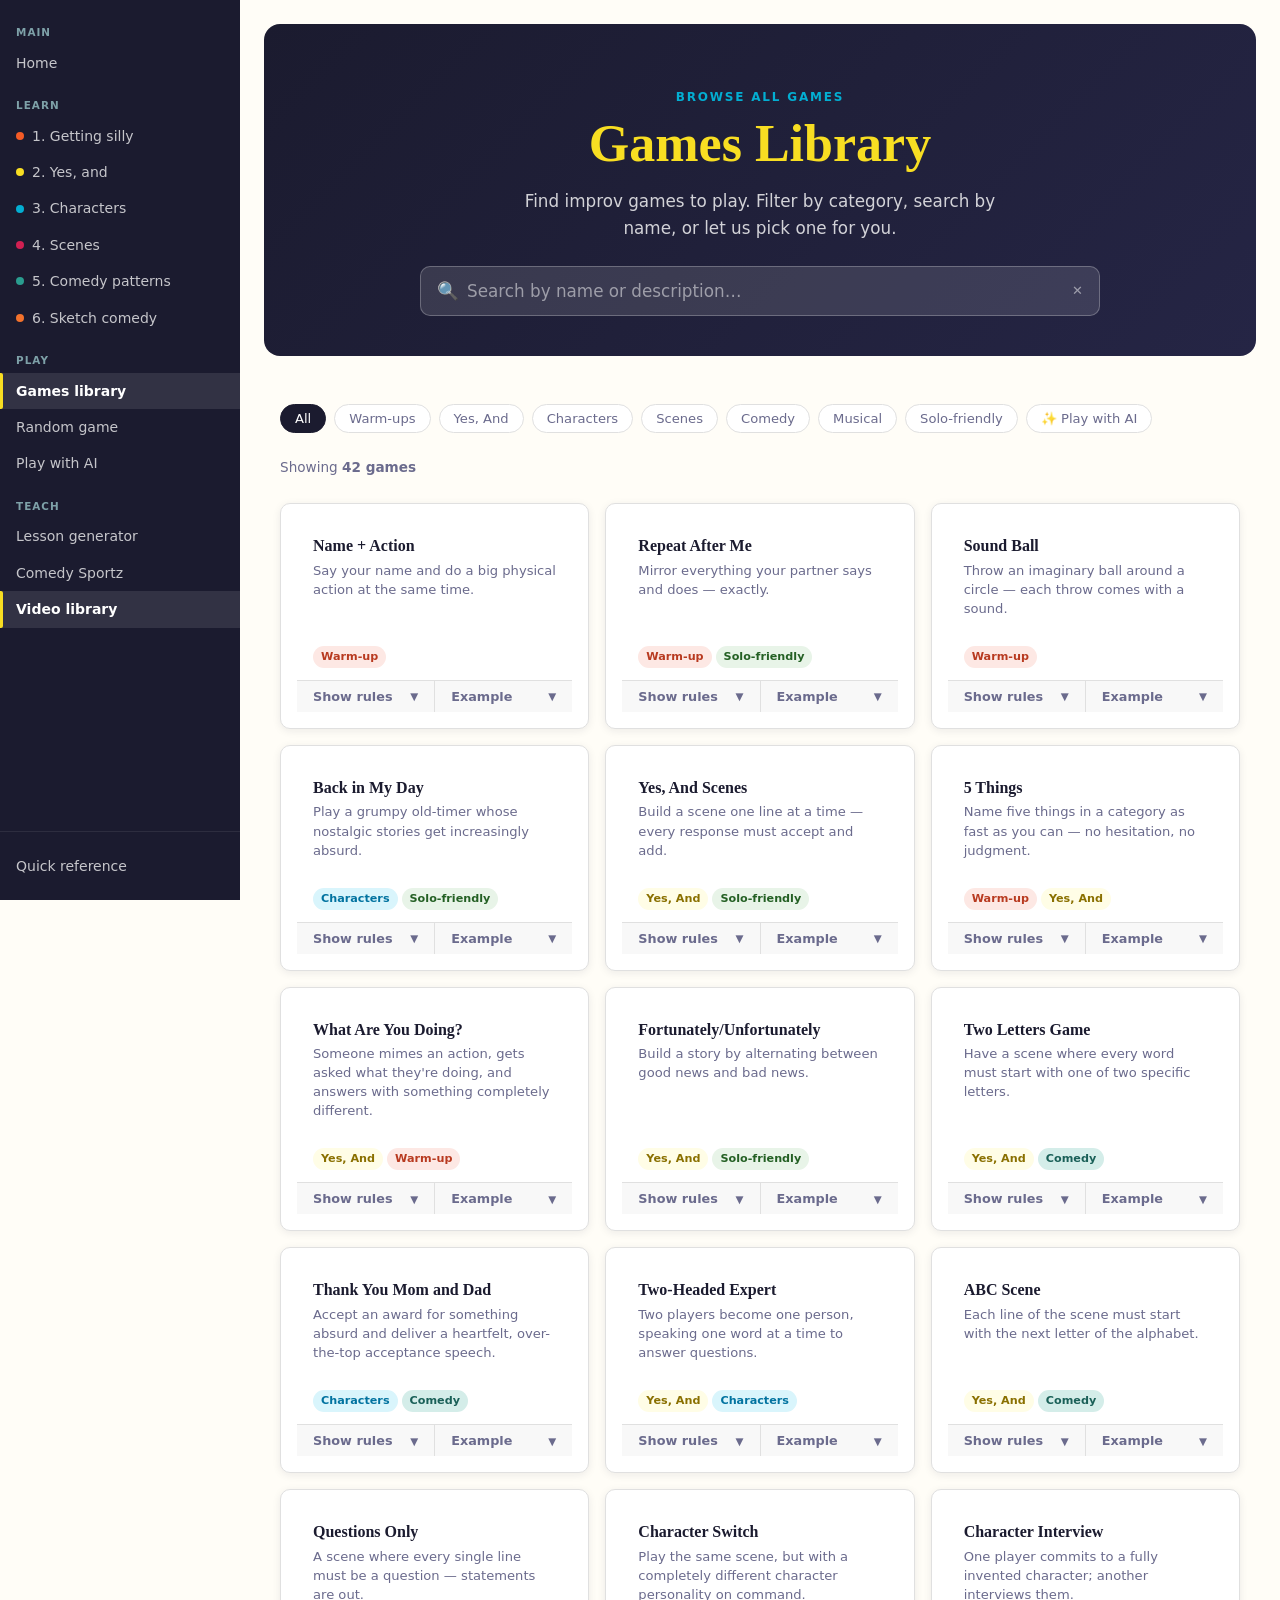
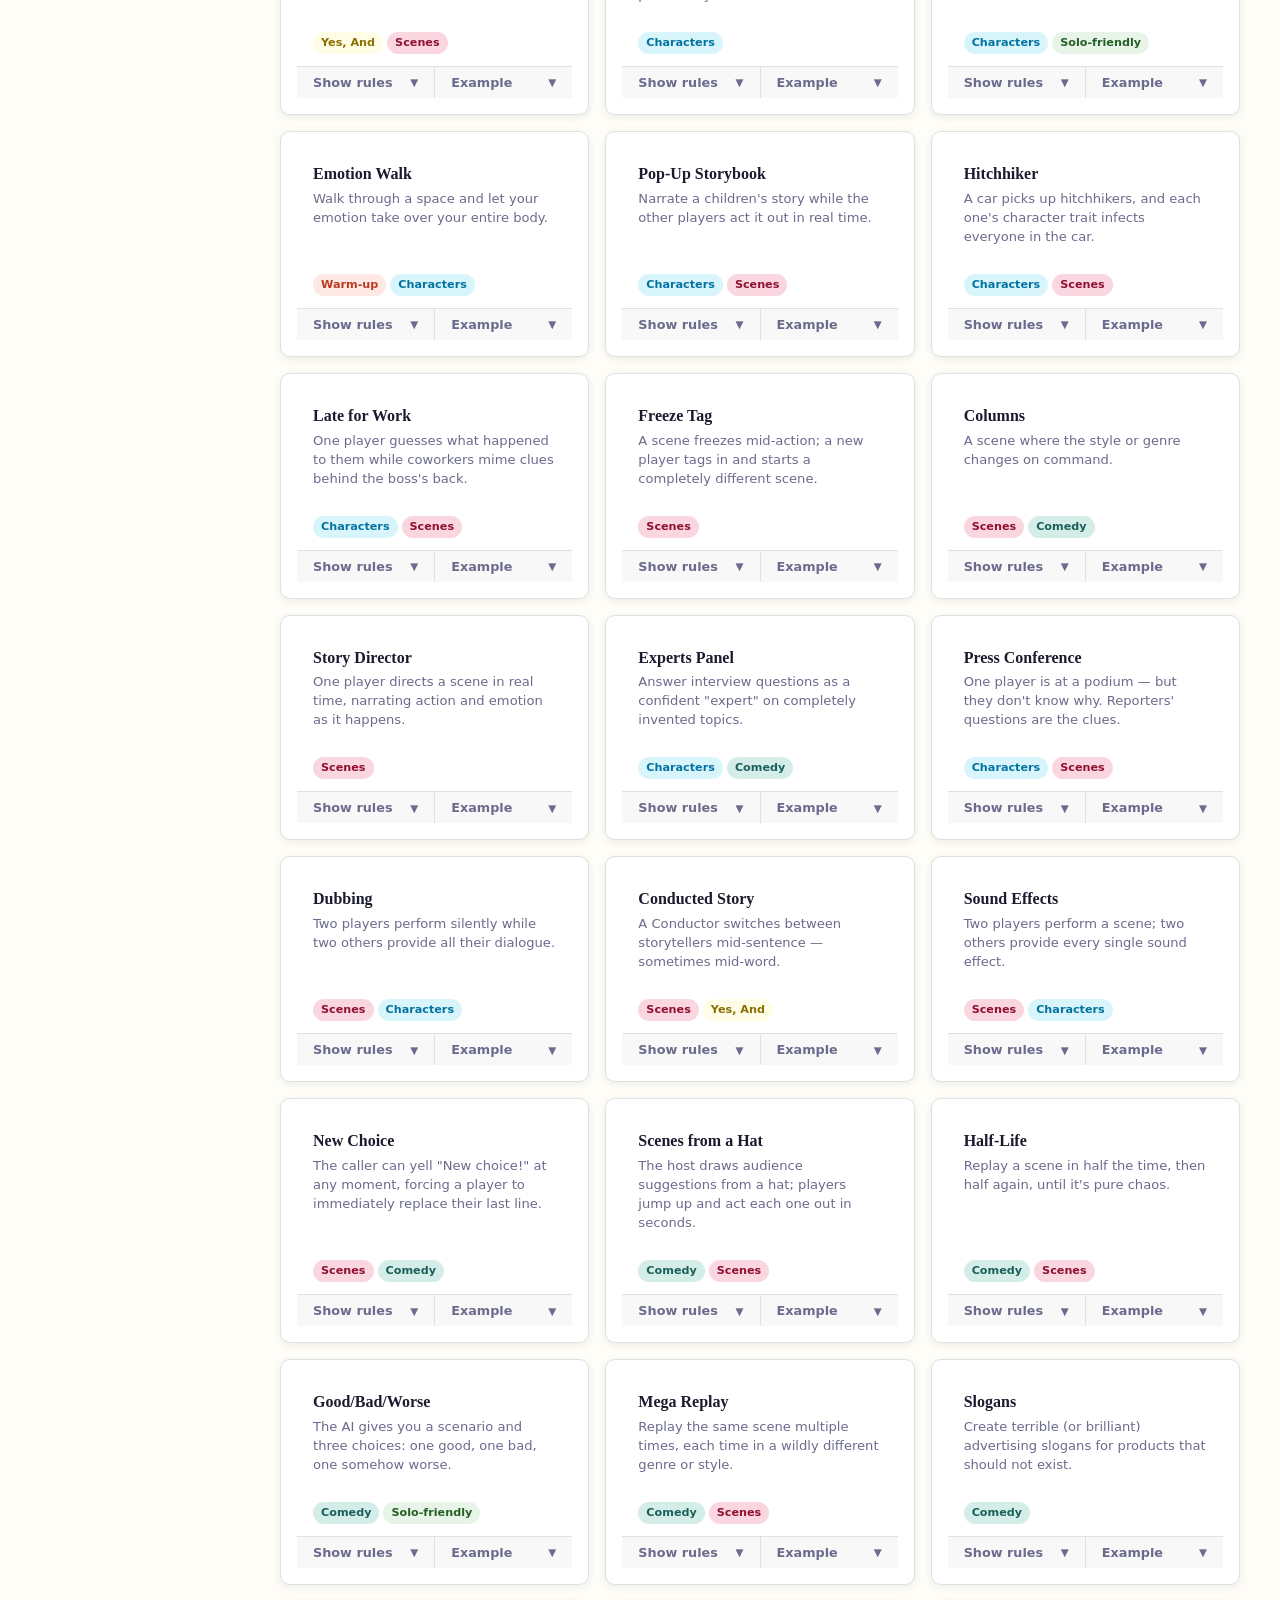
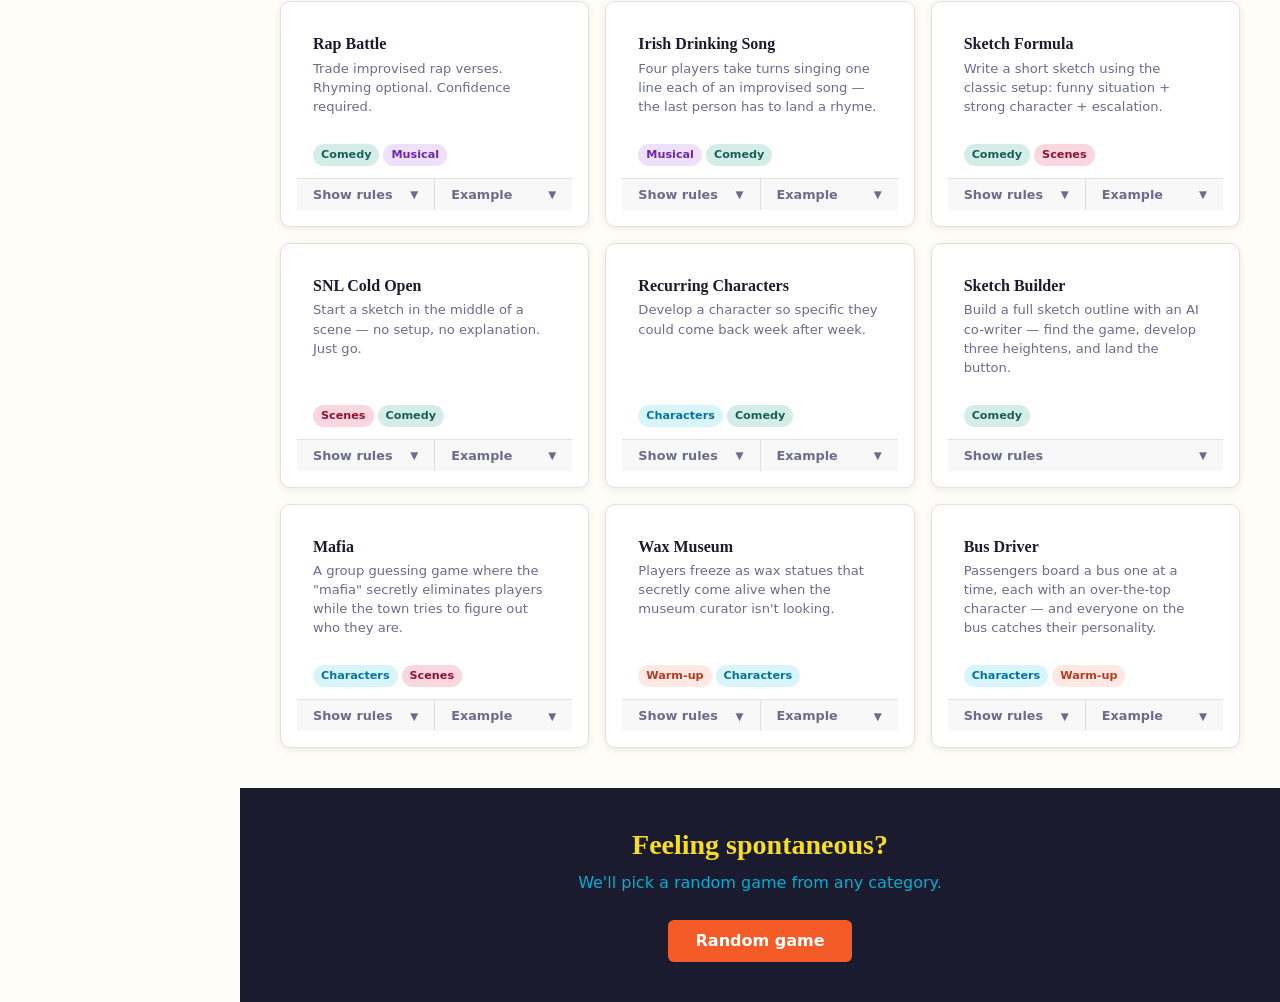
<file: games/library.html>
<!DOCTYPE html>
<html lang="en">
<head>
  <!-- Google Analytics -->
  <script async src="https://www.googletagmanager.com/gtag/js?id=G-CF0EN0QGSH"></script>
  <script>
    window.dataLayer = window.dataLayer || [];
    function gtag(){dataLayer.push(arguments);}
    gtag('js', new Date());
    gtag('config', 'G-CF0EN0QGSH');
  </script>
  <meta charset="UTF-8">
  <meta name="viewport" content="width=device-width, initial-scale=1.0">
  <title>Games Library — The Improv Hub</title>
  <link rel="stylesheet" href="../style.css">
  <link rel="stylesheet" href="library.css">
</head>
<body>

  <button class="sidebar-toggle" id="sidebar-toggle" aria-label="Open navigation menu" aria-expanded="false" aria-controls="sidebar">☰</button>
  <div class="sidebar-overlay" id="sidebar-overlay" aria-hidden="true"></div>

  <div class="site-wrapper">

    <!-- ============================================================
         SIDEBAR
    ============================================================ -->
    <nav class="sidebar" id="sidebar" aria-label="Main navigation">
      <div class="sidebar-nav">
        <div class="nav-group">
          <div class="nav-group-label">Main</div>
          <a href="../index.html" class="nav-link">Home</a>
        </div>
        <div class="nav-group">
          <div class="nav-group-label">Learn</div>
          <a href="../modules/module1.html" class="nav-link"><span class="module-dot" style="background-color: var(--module-1-color);" aria-hidden="true"></span>1. Getting silly</a>
          <a href="../modules/module2.html" class="nav-link"><span class="module-dot" style="background-color: var(--module-2-color);" aria-hidden="true"></span>2. Yes, and</a>
          <a href="../modules/module3.html" class="nav-link"><span class="module-dot" style="background-color: var(--module-3-color);" aria-hidden="true"></span>3. Characters</a>
          <a href="../modules/module4.html" class="nav-link"><span class="module-dot" style="background-color: var(--module-4-color);" aria-hidden="true"></span>4. Scenes</a>
          <a href="../modules/module5.html" class="nav-link"><span class="module-dot" style="background-color: var(--module-5-color);" aria-hidden="true"></span>5. Comedy patterns</a>
          <a href="../modules/module6.html" class="nav-link"><span class="module-dot" style="background-color: var(--module-6-color);" aria-hidden="true"></span>6. Sketch comedy</a>
        </div>
        <div class="nav-group">
          <div class="nav-group-label">Play</div>
          <a href="library.html" class="nav-link">Games library</a>
          <a href="../play/ai-play.html?random=1" class="nav-link">Random game</a>
          <a href="../play/ai-play.html" class="nav-link">Play with AI</a>
        </div>
        <div class="nav-group">
          <div class="nav-group-label">Teach</div>
          <a href="../teach/lesson-generator.html" class="nav-link">Lesson generator</a>
          <a href="../teach/comedysportz.html" class="nav-link">Comedy Sportz</a>
          <a href="../videos/library.html" class="nav-link">Video library</a>
        </div>
      </div>
      <div class="sidebar-footer">
        <a href="../reference.html" class="nav-link">Quick reference</a>
      </div>
    </nav>

    <!-- ============================================================
         MAIN CONTENT
    ============================================================ -->
    <main class="main-content" id="main-content">

      <!-- Hero with search bar -->
      <section class="hero library-hero" aria-labelledby="library-title">
        <p class="hero-eyebrow">Browse all games</p>
        <h1 class="hero-title" id="library-title">Games Library</h1>
        <p class="hero-subtitle" style="margin-bottom: var(--space-lg);">
          Find improv games to play. Filter by category, search by name, or let us pick one for you.
        </p>

        <!-- Search bar -->
        <div class="search-bar" role="search">
          <label for="game-search" class="sr-only">Search games</label>
          <span class="search-icon" aria-hidden="true">🔍</span>
          <input
            type="search"
            id="game-search"
            class="search-input"
            placeholder="Search by name or description…"
            autocomplete="off"
          >
          <button id="search-clear" class="search-clear" aria-label="Clear search">✕</button>
        </div>
      </section>

      <!-- Filter + Grid -->
      <section class="section library-section" aria-labelledby="filter-label">

        <!-- Filter tag buttons -->
        <div class="filter-tags" role="group" aria-labelledby="filter-label">
          <span id="filter-label" class="sr-only">Filter games by category</span>

          <button class="filter-tag active" data-filter="all"           aria-pressed="true" >All</button>
          <button class="filter-tag"        data-filter="warm-ups"      aria-pressed="false">Warm-ups</button>
          <button class="filter-tag"        data-filter="yes-and"       aria-pressed="false">Yes, And</button>
          <button class="filter-tag"        data-filter="characters"    aria-pressed="false">Characters</button>
          <button class="filter-tag"        data-filter="scenes"        aria-pressed="false">Scenes</button>
          <button class="filter-tag"        data-filter="comedy"        aria-pressed="false">Comedy</button>
          <button class="filter-tag"        data-filter="musical"       aria-pressed="false">Musical</button>
          <button class="filter-tag"        data-filter="solo-friendly" aria-pressed="false">Solo-friendly</button>
          <button class="filter-tag"        data-filter="ai"            aria-pressed="false">✨ Play with AI</button>
        </div>

        <!-- Results count -->
        <p class="games-count">
          Showing <strong id="games-count">— games</strong>
        </p>

        <!-- Cards grid — populated dynamically by games.js -->
        <div
          class="games-library-grid"
          id="games-grid"
          aria-live="polite"
          aria-label="Games list"
        >
          <!-- Rendered by games.js on load -->
        </div>

        <!-- Empty state -->
        <div class="games-empty" id="games-empty" hidden>
          <p class="games-empty-icon">🎭</p>
          <h3>No games found</h3>
          <p>Try a different category or clear your search.</p>
          <button
            class="btn btn-teal"
            id="show-all-btn"
          >
            Show all games
          </button>
        </div>

      </section>

      <!-- Random game banner -->
      <section class="random-game-banner" aria-labelledby="random-heading">
        <h2 id="random-heading">Feeling spontaneous?</h2>
        <p>We'll pick a random game from any category.</p>
        <button class="btn btn-orange btn-lg" id="random-game-btn">
          Random game
        </button>
      </section>

    </main>

  </div><!-- /site-wrapper -->

  <!-- Load game data first, then navigation, then games.js which depends on both -->
  <script src="../games/games-data.js"></script>
  <script src="../js/navigation.js"></script>
  <script src="../js/games.js"></script>

  <script>
    /* "Show all games" button in the empty state */
    document.getElementById('show-all-btn').addEventListener('click', function () {
      document.getElementById('game-search').value = '';
      document.querySelector('[data-filter="all"]').click();
    });
  </script>

</body>
</html>
</file>
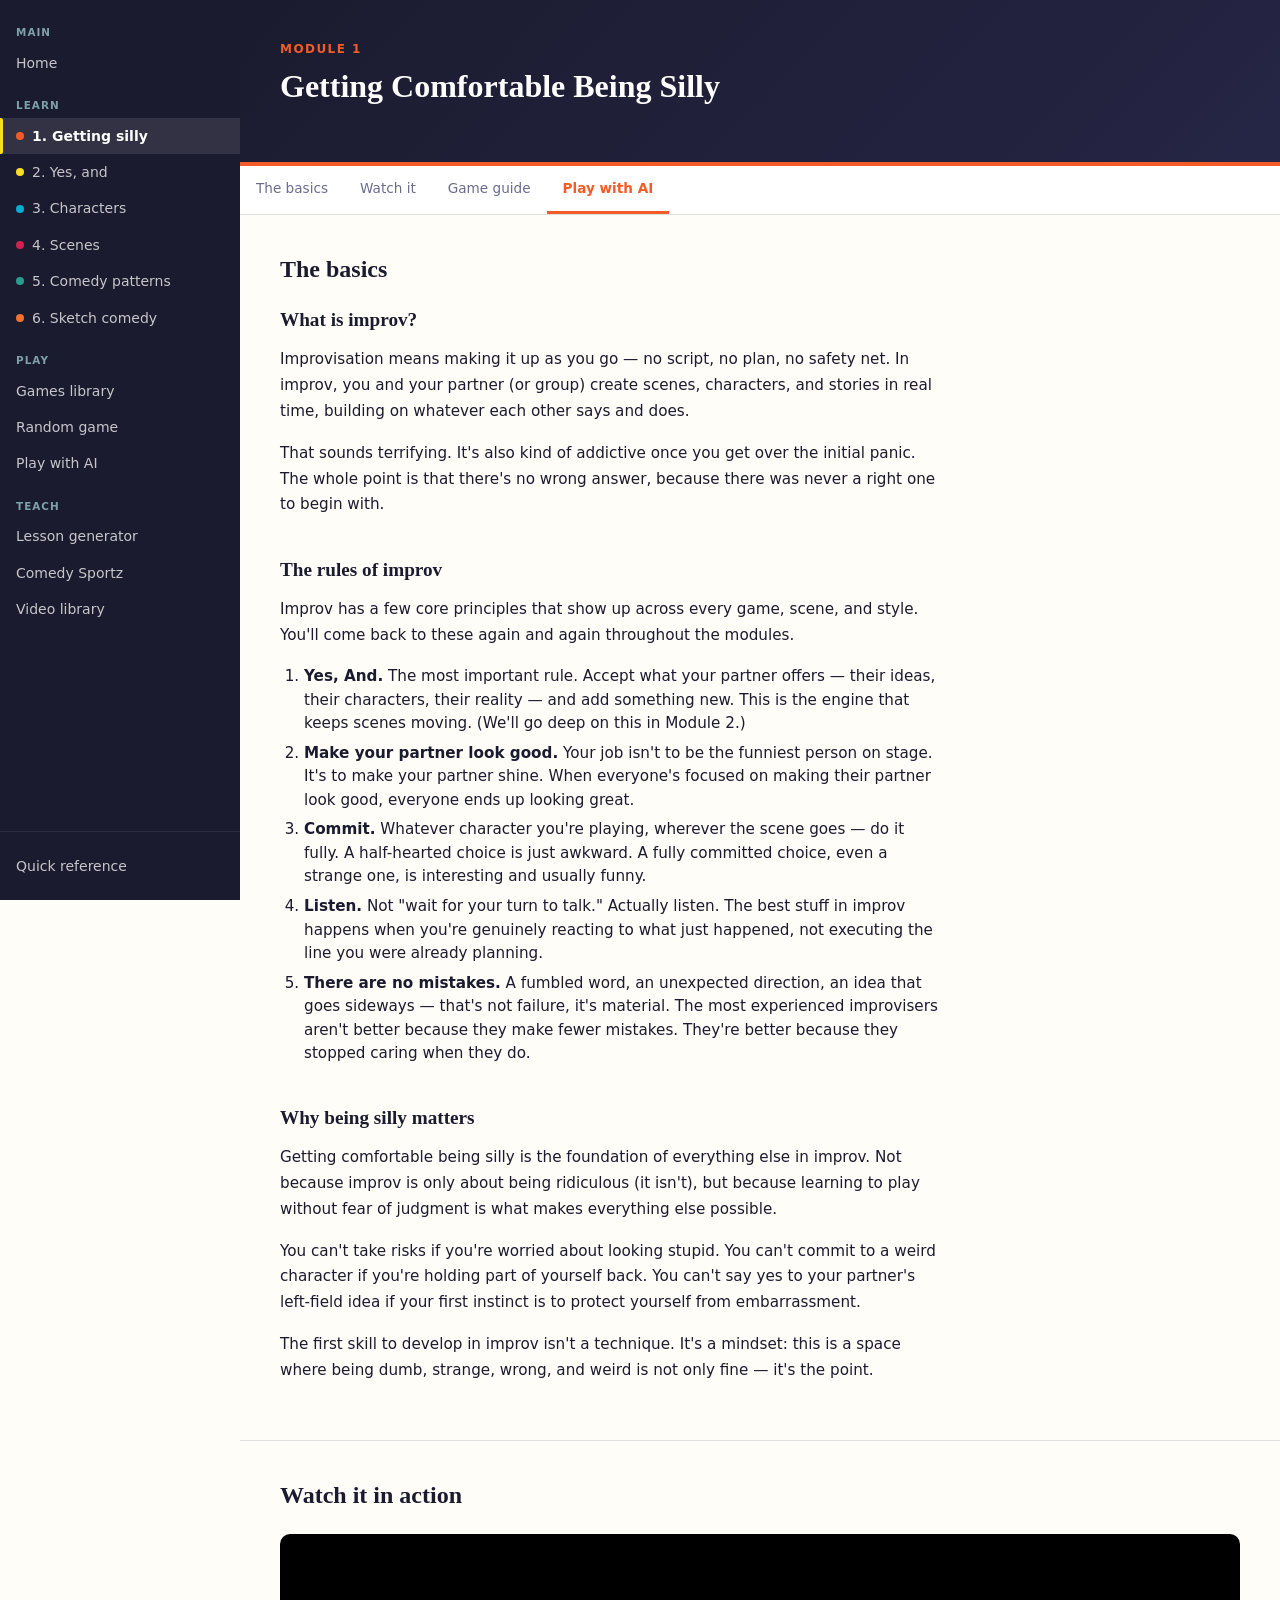
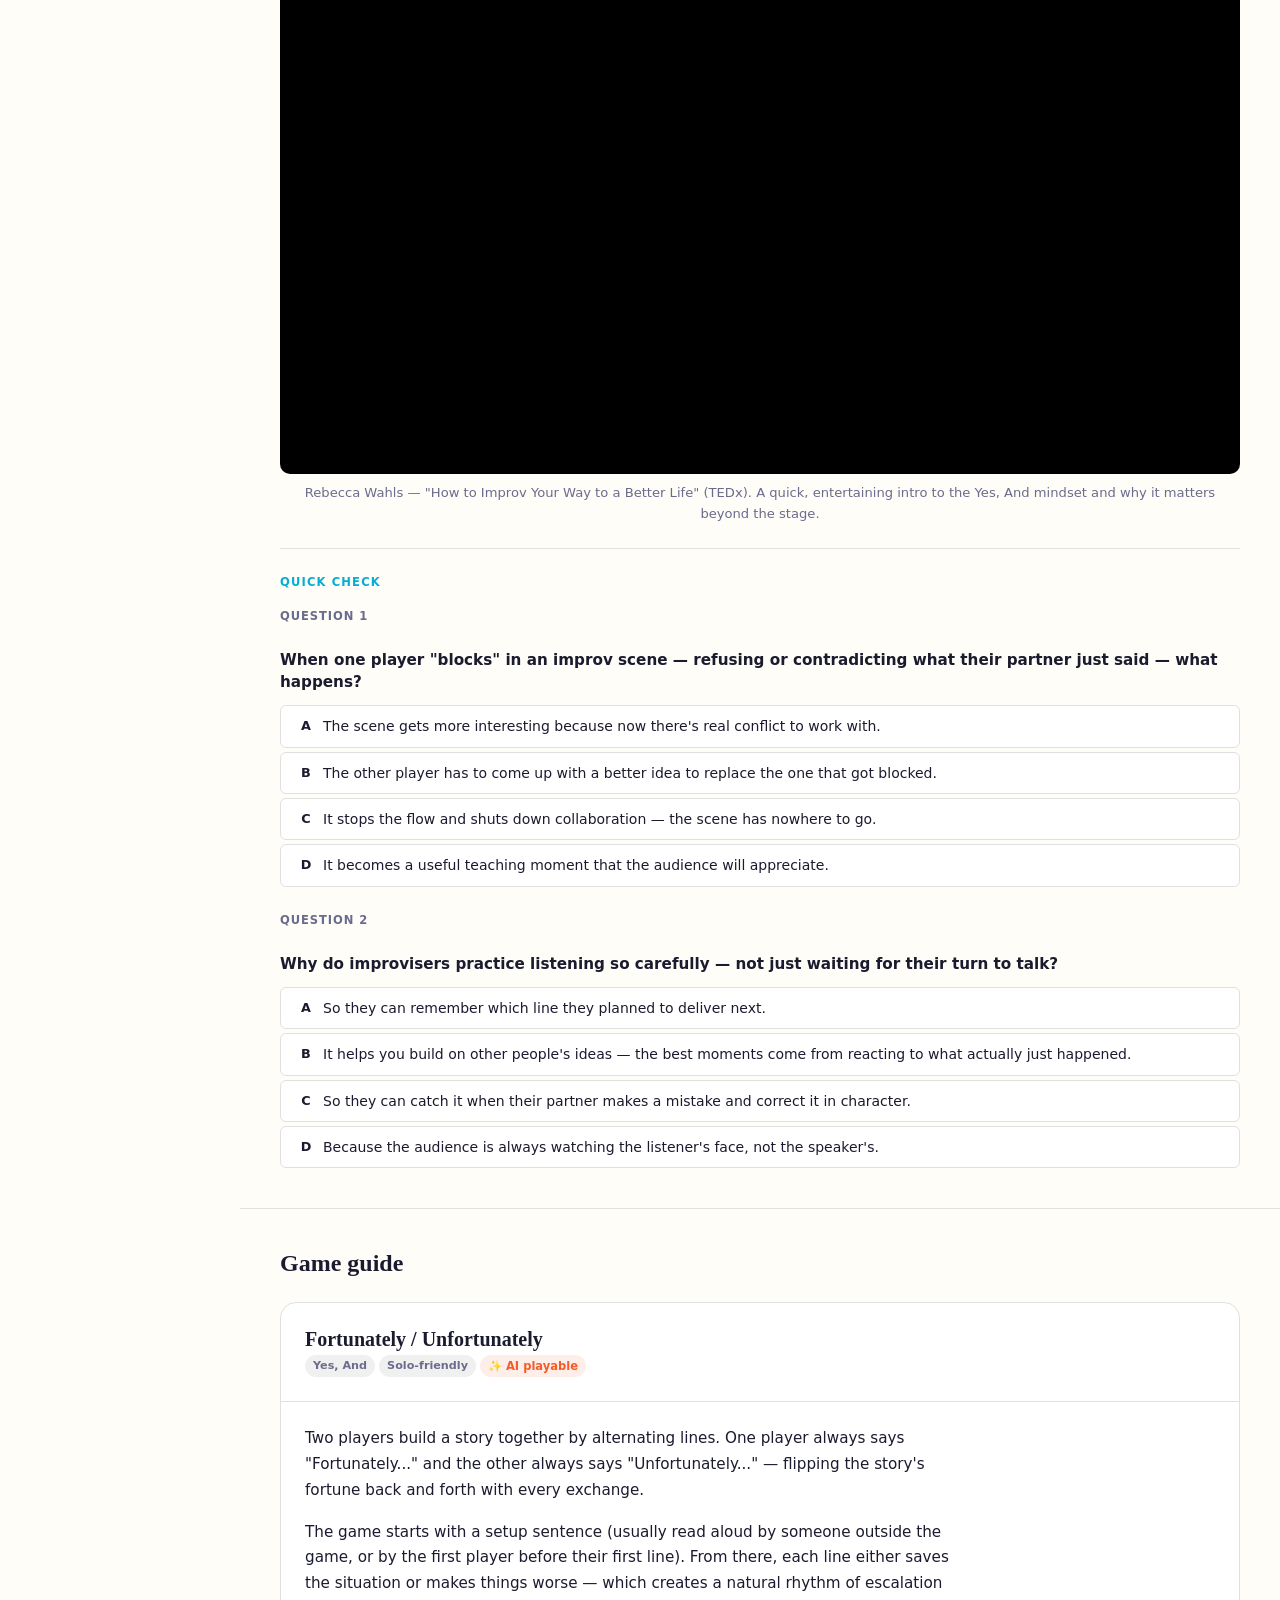
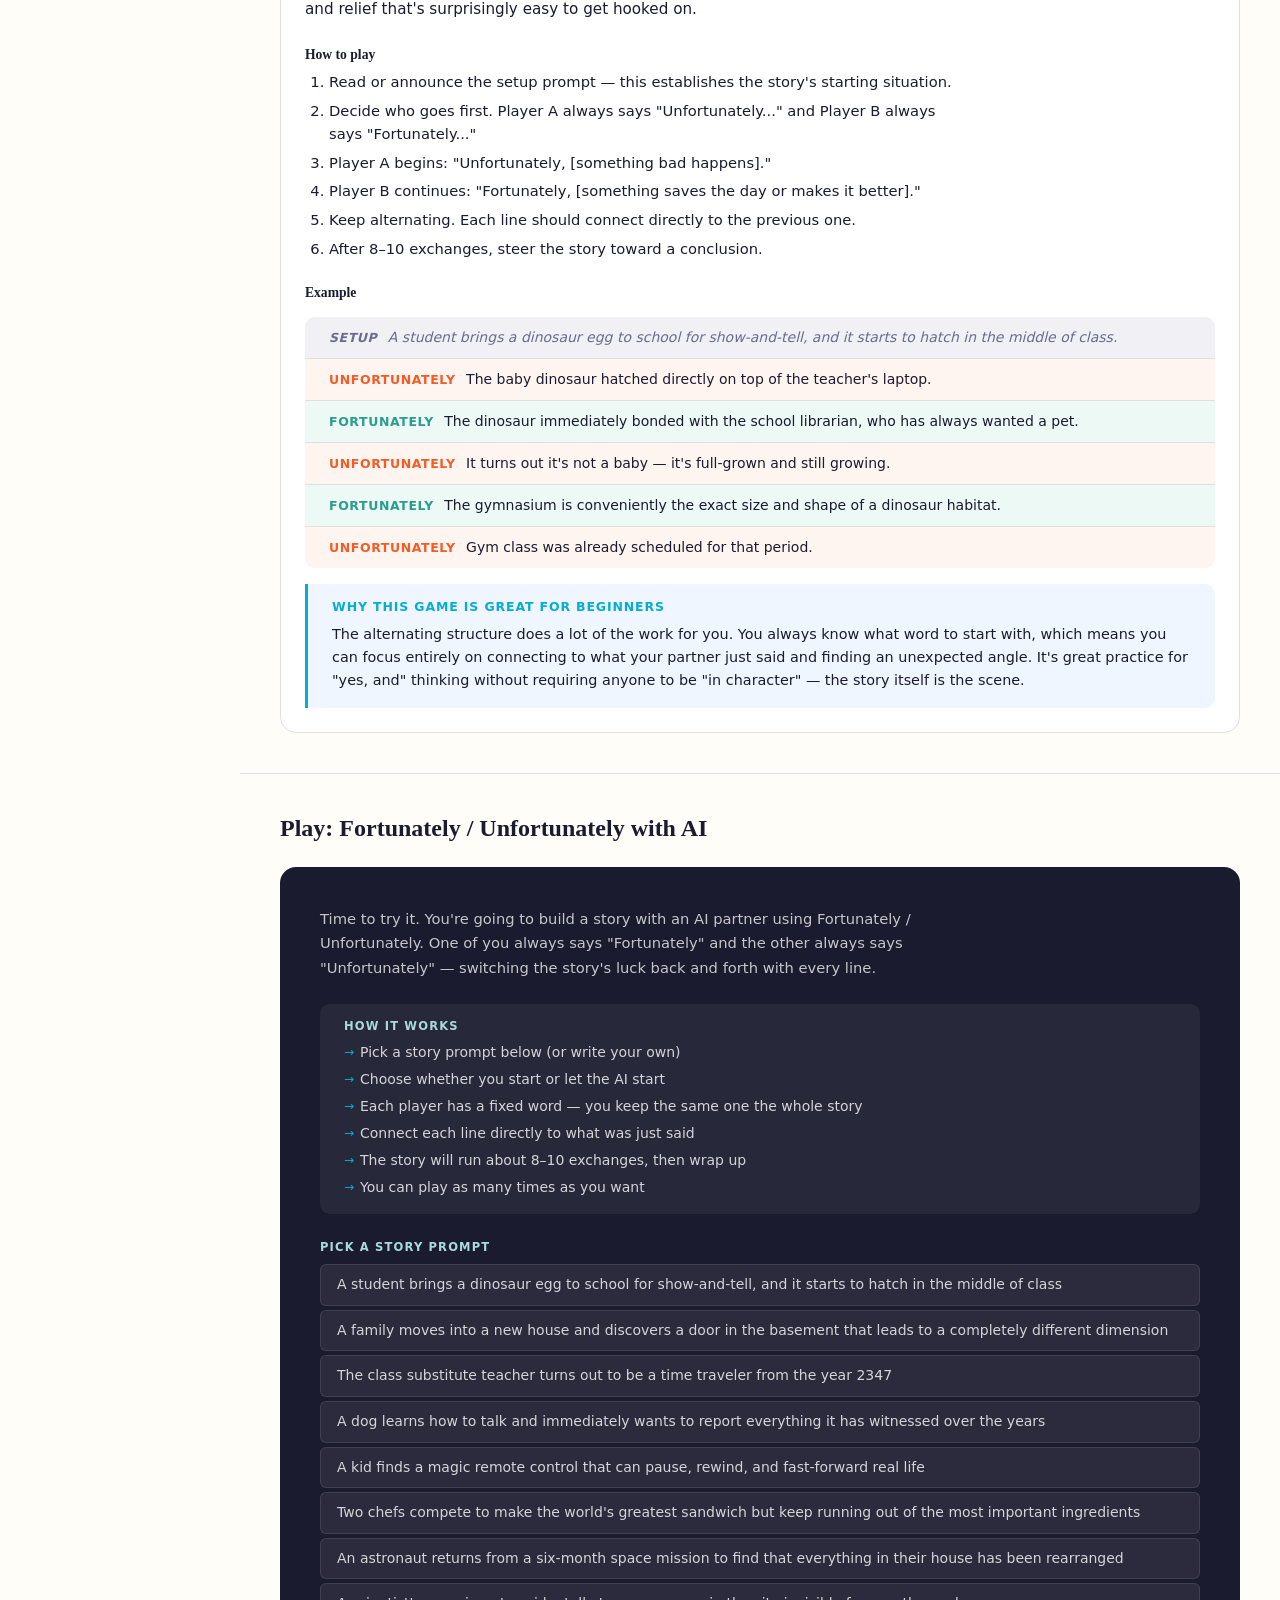
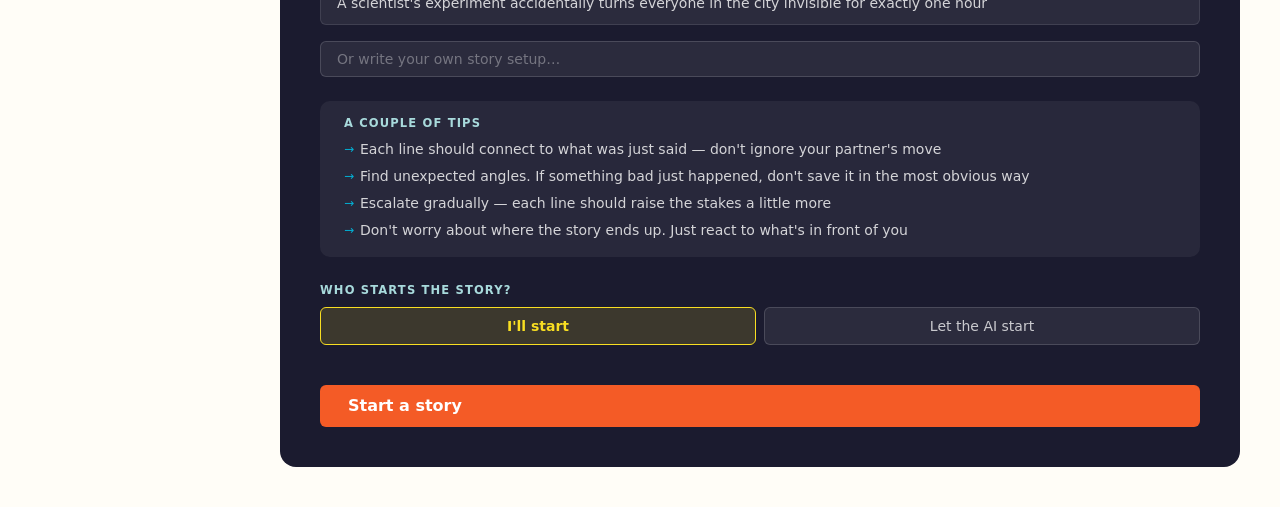
<file: modules/module1.html>
<!DOCTYPE html>
<html lang="en">
<head>
  <!-- Google Analytics -->
  <script async src="https://www.googletagmanager.com/gtag/js?id=G-CF0EN0QGSH"></script>
  <script>
    window.dataLayer = window.dataLayer || [];
    function gtag(){dataLayer.push(arguments);}
    gtag('js', new Date());
    gtag('config', 'G-CF0EN0QGSH');
  </script>
  <meta charset="UTF-8">
  <meta name="viewport" content="width=device-width, initial-scale=1.0">
  <title>Module 1: Getting Comfortable Being Silly — The Improv Hub</title>
  <link rel="stylesheet" href="../style.css">
  <link rel="stylesheet" href="module.css">
</head>
<body>

  <button class="sidebar-toggle" id="sidebar-toggle" aria-label="Open navigation menu" aria-expanded="false" aria-controls="sidebar">☰</button>
  <div class="sidebar-overlay" id="sidebar-overlay" aria-hidden="true"></div>

  <div class="site-wrapper">

    <!-- ============================================================
         SIDEBAR
    ============================================================ -->
    <nav class="sidebar" id="sidebar" aria-label="Main navigation">
      <div class="sidebar-nav">
        <div class="nav-group">
          <div class="nav-group-label">Main</div>
          <a href="../index.html" class="nav-link">Home</a>
        </div>
        <div class="nav-group">
          <div class="nav-group-label">Learn</div>
          <a href="module1.html" class="nav-link"><span class="module-dot" style="background-color: var(--module-1-color);" aria-hidden="true"></span>1. Getting silly</a>
          <a href="module2.html" class="nav-link"><span class="module-dot" style="background-color: var(--module-2-color);" aria-hidden="true"></span>2. Yes, and</a>
          <a href="module3.html" class="nav-link"><span class="module-dot" style="background-color: var(--module-3-color);" aria-hidden="true"></span>3. Characters</a>
          <a href="module4.html" class="nav-link"><span class="module-dot" style="background-color: var(--module-4-color);" aria-hidden="true"></span>4. Scenes</a>
          <a href="module5.html" class="nav-link"><span class="module-dot" style="background-color: var(--module-5-color);" aria-hidden="true"></span>5. Comedy patterns</a>
          <a href="module6.html" class="nav-link"><span class="module-dot" style="background-color: var(--module-6-color);" aria-hidden="true"></span>6. Sketch comedy</a>
        </div>
        <div class="nav-group">
          <div class="nav-group-label">Play</div>
          <a href="../games/library.html" class="nav-link">Games library</a>
          <a href="../play/ai-play.html?random=1" class="nav-link">Random game</a>
          <a href="../play/ai-play.html" class="nav-link">Play with AI</a>
        </div>
        <div class="nav-group">
          <div class="nav-group-label">Teach</div>
          <a href="../teach/lesson-generator.html" class="nav-link">Lesson generator</a>
          <a href="../teach/comedysportz.html" class="nav-link">Comedy Sportz</a>
          <a href="../videos/library.html" class="nav-link">Video library</a>
        </div>
      </div>
      <div class="sidebar-footer">
        <a href="../reference.html" class="nav-link">Quick reference</a>
      </div>
    </nav>


    <!-- ============================================================
         MAIN CONTENT
    ============================================================ -->
    <main class="main-content" id="main-content">

      <!-- Module header -->
      <header class="module-hero" style="--module-color: var(--module-1-color);" aria-labelledby="module-title">
        <p class="module-eyebrow">Module 1</p>
        <h1 id="module-title">Getting Comfortable Being Silly</h1>
      </header>

      <!-- Section tab bar -->
      <nav class="module-tabs" aria-label="Module sections">
        <a href="#basics" class="module-tab">The basics</a>
        <a href="#watch"  class="module-tab">Watch it</a>
        <a href="#games"  class="module-tab">Game guide</a>
        <a href="#play"   class="module-tab">Play with AI</a>
      </nav>


      <!-- ======================================================
           SECTION 1: THE BASICS
      ====================================================== -->
      <section id="basics" class="module-section" aria-labelledby="basics-heading">
        <h2 class="module-section-heading" id="basics-heading">The basics</h2>

        <!-- What is improv? -->
        <div class="module-subsection">
          <h3 class="module-subsection-heading">What is improv?</h3>
          <div class="module-prose">
            <p>
              Improvisation means making it up as you go — no script, no plan, no safety net.
              In improv, you and your partner (or group) create scenes, characters, and stories
              in real time, building on whatever each other says and does.
            </p>
            <p>
              That sounds terrifying. It's also kind of addictive once you get over the initial panic.
              The whole point is that there's no wrong answer, because there was never a right one
              to begin with.
            </p>
          </div>
        </div>

        <!-- The rules of improv -->
        <div class="module-subsection">
          <h3 class="module-subsection-heading">The rules of improv</h3>
          <div class="module-prose">
            <p>
              Improv has a few core principles that show up across every game, scene, and style.
              You'll come back to these again and again throughout the modules.
            </p>
            <ol>
              <li>
                <strong>Yes, And.</strong> The most important rule. Accept what your partner offers —
                their ideas, their characters, their reality — and add something new. This is the
                engine that keeps scenes moving. (We'll go deep on this in Module 2.)
              </li>
              <li>
                <strong>Make your partner look good.</strong> Your job isn't to be the funniest person
                on stage. It's to make your partner shine. When everyone's focused on making their
                partner look good, everyone ends up looking great.
              </li>
              <li>
                <strong>Commit.</strong> Whatever character you're playing, wherever the scene goes —
                do it fully. A half-hearted choice is just awkward. A fully committed choice, even
                a strange one, is interesting and usually funny.
              </li>
              <li>
                <strong>Listen.</strong> Not "wait for your turn to talk." Actually listen. The best
                stuff in improv happens when you're genuinely reacting to what just happened, not
                executing the line you were already planning.
              </li>
              <li>
                <strong>There are no mistakes.</strong> A fumbled word, an unexpected direction, an
                idea that goes sideways — that's not failure, it's material. The most experienced
                improvisers aren't better because they make fewer mistakes. They're better because
                they stopped caring when they do.
              </li>
            </ol>
          </div>
        </div>

        <!-- Why being silly matters -->
        <div class="module-subsection">
          <h3 class="module-subsection-heading">Why being silly matters</h3>
          <div class="module-prose">
            <p>
              Getting comfortable being silly is the foundation of everything else in improv.
              Not because improv is only about being ridiculous (it isn't), but because learning
              to play without fear of judgment is what makes everything else possible.
            </p>
            <p>
              You can't take risks if you're worried about looking stupid. You can't commit to a
              weird character if you're holding part of yourself back. You can't say yes to your
              partner's left-field idea if your first instinct is to protect yourself from
              embarrassment.
            </p>
            <p>
              The first skill to develop in improv isn't a technique. It's a mindset: this is a
              space where being dumb, strange, wrong, and weird is not only fine — it's the point.
            </p>
          </div>
        </div>

      </section>


      <!-- ======================================================
           SECTION 2: WATCH IT IN ACTION
      ====================================================== -->
      <section id="watch" class="module-section" aria-labelledby="watch-heading">
        <h2 class="module-section-heading" id="watch-heading">Watch it in action</h2>

        <!-- YouTube embed -->
        <div class="video-embed-wrapper">
          <iframe
            src="https://www.youtube.com/embed/ptTnCHa-3pI"
            title="Rebecca Wahls — How to Improv Your Way to a Better Life (TEDx)"
            allow="accelerometer; autoplay; clipboard-write; encrypted-media; gyroscope; picture-in-picture"
            allowfullscreen
          ></iframe>
        </div>
        <p class="video-caption">
          Rebecca Wahls — "How to Improv Your Way to a Better Life" (TEDx). A quick, entertaining intro
          to the Yes, And mindset and why it matters beyond the stage.
        </p>

        <!-- Quick check quiz -->
        <p class="quick-check-label">Quick check</p>

        <div class="quiz">

          <div class="quiz-question" data-correct="c">
            <p class="quiz-q-number">Question 1</p>
            <p class="quiz-q-text">When one player "blocks" in an improv scene — refusing or contradicting what their partner just said — what happens?</p>
            <div class="quiz-options">
              <button class="quiz-option" data-option="a">
                <span class="quiz-letter">A</span>
                The scene gets more interesting because now there's real conflict to work with.
              </button>
              <button class="quiz-option" data-option="b">
                <span class="quiz-letter">B</span>
                The other player has to come up with a better idea to replace the one that got blocked.
              </button>
              <button class="quiz-option" data-option="c">
                <span class="quiz-letter">C</span>
                It stops the flow and shuts down collaboration — the scene has nowhere to go.
              </button>
              <button class="quiz-option" data-option="d">
                <span class="quiz-letter">D</span>
                It becomes a useful teaching moment that the audience will appreciate.
              </button>
            </div>
            <p class="quiz-feedback correct" hidden>
              Exactly. Blocking cuts off the shared reality the two players were building — the scene can't move forward when one person keeps saying no.
            </p>
            <p class="quiz-feedback incorrect" hidden>
              Not quite. Blocking doesn't create useful conflict or better ideas — it just shuts the scene down. The whole thing depends on both players accepting each other's offers.
            </p>
          </div>

          <div class="quiz-question" data-correct="b">
            <p class="quiz-q-number">Question 2</p>
            <p class="quiz-q-text">Why do improvisers practice listening so carefully — not just waiting for their turn to talk?</p>
            <div class="quiz-options">
              <button class="quiz-option" data-option="a">
                <span class="quiz-letter">A</span>
                So they can remember which line they planned to deliver next.
              </button>
              <button class="quiz-option" data-option="b">
                <span class="quiz-letter">B</span>
                It helps you build on other people's ideas — the best moments come from reacting to what actually just happened.
              </button>
              <button class="quiz-option" data-option="c">
                <span class="quiz-letter">C</span>
                So they can catch it when their partner makes a mistake and correct it in character.
              </button>
              <button class="quiz-option" data-option="d">
                <span class="quiz-letter">D</span>
                Because the audience is always watching the listener's face, not the speaker's.
              </button>
            </div>
            <p class="quiz-feedback correct" hidden>
              Right. If you're planning your next line instead of listening, you'll miss what your partner just gave you — which is almost always better than what you were planning anyway.
            </p>
            <p class="quiz-feedback incorrect" hidden>
              Not quite. Improv isn't about executing a plan or catching mistakes — it's about genuinely reacting in real time. Listening is what makes "yes, and" actually possible.
            </p>
          </div>

        </div><!-- /quiz -->

      </section>


      <!-- ======================================================
           SECTION 3: GAME GUIDE
      ====================================================== -->
      <section id="games" class="module-section" aria-labelledby="games-heading">
        <h2 class="module-section-heading" id="games-heading">Game guide</h2>

        <!-- Game spotlight: Fortunately / Unfortunately -->
        <div class="game-spotlight">
          <div class="game-spotlight-header">
            <div>
              <h3 class="game-spotlight-title">Fortunately / Unfortunately</h3>
              <div style="display: flex; gap: var(--space-xs); flex-wrap: wrap; margin-top: var(--space-xs);">
                <span class="tag tag-yes-and">Yes, And</span>
                <span class="tag tag-solo-friendly">Solo-friendly</span>
                <span class="badge" style="background: rgba(244,91,38,0.1); color: var(--color-orange); font-size: 0.72rem; padding: 2px 8px; border-radius: 20px;">✨ AI playable</span>
              </div>
            </div>
          </div>

          <div class="game-spotlight-body">
            <div class="module-prose">
              <p>
                Two players build a story together by alternating lines. One player always says
                "Fortunately..." and the other always says "Unfortunately..." — flipping the story's
                fortune back and forth with every exchange.
              </p>
              <p>
                The game starts with a setup sentence (usually read aloud by someone outside the game,
                or by the first player before their first line). From there, each line either saves
                the situation or makes things worse — which creates a natural rhythm of escalation
                and relief that's surprisingly easy to get hooked on.
              </p>
            </div>

            <h4 style="font-size: 0.85rem; font-weight: 700; color: var(--color-dark-text); margin: var(--space-lg) 0 var(--space-sm);">How to play</h4>
            <div class="module-prose">
              <ol>
                <li>Read or announce the setup prompt — this establishes the story's starting situation.</li>
                <li>Decide who goes first. Player A always says "Unfortunately..." and Player B always says "Fortunately..."</li>
                <li>Player A begins: "Unfortunately, [something bad happens]."</li>
                <li>Player B continues: "Fortunately, [something saves the day or makes it better]."</li>
                <li>Keep alternating. Each line should connect directly to the previous one.</li>
                <li>After 8–10 exchanges, steer the story toward a conclusion.</li>
              </ol>
            </div>

            <!-- Example exchange -->
            <h4 style="font-size: 0.85rem; font-weight: 700; color: var(--color-dark-text); margin: var(--space-lg) 0 var(--space-sm);">Example</h4>
            <div class="example-exchange" aria-label="Example Fortunately/Unfortunately exchange">
              <div class="example-exchange-row setup">
                <span class="exchange-label setup">Setup</span>
                A student brings a dinosaur egg to school for show-and-tell, and it starts to hatch in the middle of class.
              </div>
              <div class="example-exchange-row unfortunately">
                <span class="exchange-label unfortunately">Unfortunately</span>
                The baby dinosaur hatched directly on top of the teacher's laptop.
              </div>
              <div class="example-exchange-row fortunately">
                <span class="exchange-label fortunately">Fortunately</span>
                The dinosaur immediately bonded with the school librarian, who has always wanted a pet.
              </div>
              <div class="example-exchange-row unfortunately">
                <span class="exchange-label unfortunately">Unfortunately</span>
                It turns out it's not a baby — it's full-grown and still growing.
              </div>
              <div class="example-exchange-row fortunately">
                <span class="exchange-label fortunately">Fortunately</span>
                The gymnasium is conveniently the exact size and shape of a dinosaur habitat.
              </div>
              <div class="example-exchange-row unfortunately">
                <span class="exchange-label unfortunately">Unfortunately</span>
                Gym class was already scheduled for that period.
              </div>
            </div>

            <div class="callout-box">
              <h4>Why this game is great for beginners</h4>
              <p>
                The alternating structure does a lot of the work for you. You always know what word
                to start with, which means you can focus entirely on connecting to what your partner
                just said and finding an unexpected angle. It's great practice for "yes, and"
                thinking without requiring anyone to be "in character" — the story itself is the scene.
              </p>
            </div>

          </div>
        </div><!-- /game-spotlight -->

      </section>


      <!-- ======================================================
           SECTION 4: PLAY WITH AI
           States: setup → (api key overlay if needed) → chat → reflection
      ====================================================== -->
      <section id="play" class="module-section" aria-labelledby="play-heading">
        <h2 class="module-section-heading" id="play-heading">Play: Fortunately / Unfortunately with AI</h2>

        <!-- The dark navy zone that contains all AI play states -->
        <div class="ai-play-zone">

          <!-- ---- SETUP PANEL ---- -->
          <div class="ai-panel" id="ai-setup">

            <p class="ai-panel-intro">
              Time to try it. You're going to build a story with an AI partner using
              Fortunately / Unfortunately. One of you always says "Fortunately" and
              the other always says "Unfortunately" — switching the story's luck back and
              forth with every line.
            </p>

            <div class="ai-how-it-works">
              <h3>How it works</h3>
              <ul>
                <li>Pick a story prompt below (or write your own)</li>
                <li>Choose whether you start or let the AI start</li>
                <li>Each player has a fixed word — you keep the same one the whole story</li>
                <li>Connect each line directly to what was just said</li>
                <li>The story will run about 8–10 exchanges, then wrap up</li>
                <li>You can play as many times as you want</li>
              </ul>
            </div>

            <!-- Story prompt picker -->
            <p class="prompt-picker-label">Pick a story prompt</p>
            <div class="prompt-list" id="prompt-list" role="radiogroup" aria-label="Story prompts">

              <button class="prompt-option" data-prompt="A student brings a dinosaur egg to school for show-and-tell, and it starts to hatch in the middle of class" role="radio" aria-checked="false">
                A student brings a dinosaur egg to school for show-and-tell, and it starts to hatch in the middle of class
              </button>
              <button class="prompt-option" data-prompt="A family moves into a new house and discovers a door in the basement that leads to a completely different dimension" role="radio" aria-checked="false">
                A family moves into a new house and discovers a door in the basement that leads to a completely different dimension
              </button>
              <button class="prompt-option" data-prompt="The class substitute teacher turns out to be a time traveler from the year 2347" role="radio" aria-checked="false">
                The class substitute teacher turns out to be a time traveler from the year 2347
              </button>
              <button class="prompt-option" data-prompt="A dog learns how to talk and immediately wants to report everything it has witnessed over the years" role="radio" aria-checked="false">
                A dog learns how to talk and immediately wants to report everything it has witnessed over the years
              </button>
              <button class="prompt-option" data-prompt="A kid finds a magic remote control that can pause, rewind, and fast-forward real life" role="radio" aria-checked="false">
                A kid finds a magic remote control that can pause, rewind, and fast-forward real life
              </button>
              <button class="prompt-option" data-prompt="Two chefs compete to make the world's greatest sandwich but keep running out of the most important ingredients" role="radio" aria-checked="false">
                Two chefs compete to make the world's greatest sandwich but keep running out of the most important ingredients
              </button>
              <button class="prompt-option" data-prompt="An astronaut returns from a six-month space mission to find that everything in their house has been rearranged" role="radio" aria-checked="false">
                An astronaut returns from a six-month space mission to find that everything in their house has been rearranged
              </button>
              <button class="prompt-option" data-prompt="A scientist's experiment accidentally turns everyone in the city invisible for exactly one hour" role="radio" aria-checked="false">
                A scientist's experiment accidentally turns everyone in the city invisible for exactly one hour
              </button>

            </div>

            <!-- Custom prompt -->
            <div class="prompt-custom">
              <input
                type="text"
                id="custom-prompt-input"
                class="prompt-custom-input"
                placeholder="Or write your own story setup…"
                maxlength="200"
              >
            </div>

            <!-- Tips -->
            <div class="ai-how-it-works" style="margin-bottom: var(--space-lg);">
              <h3>A couple of tips</h3>
              <ul>
                <li>Each line should connect to what was just said — don't ignore your partner's move</li>
                <li>Find unexpected angles. If something bad just happened, don't save it in the most obvious way</li>
                <li>Escalate gradually — each line should raise the stakes a little more</li>
                <li>Don't worry about where the story ends up. Just react to what's in front of you</li>
              </ul>
            </div>

            <!-- Who goes first -->
            <p class="who-starts-label">Who starts the story?</p>
            <div class="who-starts-buttons">
              <button class="who-starts-btn selected" id="btn-i-start" data-value="student">
                I'll start
              </button>
              <button class="who-starts-btn" id="btn-ai-starts" data-value="ai">
                Let the AI start
              </button>
            </div>

            <!-- Start button -->
            <button class="btn btn-orange btn-lg" id="start-scene-btn" style="width: 100%;">
              Start a story
            </button>

          </div><!-- /ai-setup -->


          <!-- ---- CHAT PANEL ---- -->
          <div class="ai-panel" id="ai-chat" hidden style="padding: 0;">

            <!-- Chat header bar -->
            <div class="chat-header">
              <span class="chat-game-title">🎲 Fortunately / Unfortunately</span>
              <span class="chat-round-counter" id="round-display">Exchange 1</span>
            </div>

            <!-- Message list -->
            <div class="chat-messages" id="chat-messages" aria-live="polite" aria-label="Story conversation">
              <!-- Messages injected by JavaScript -->
            </div>

            <!-- Input area -->
            <div class="chat-input-area">
              <!-- Word hint — shows the student which word to use -->
              <p id="chat-word-hint" style="font-size: 0.75rem; color: rgba(255,255,255,0.5); margin: 0 0 4px;" hidden></p>
              <div class="chat-input-row">
                <textarea
                  class="chat-input"
                  id="chat-input"
                  placeholder="Your line…"
                  rows="2"
                  aria-label="Your line in the story"
                ></textarea>
                <button class="chat-mic-btn" id="mic-btn" aria-label="Speak your line" title="Speak your line">🎤</button>
                <button class="chat-send-btn" id="chat-send-btn" aria-label="Send line">
                  Send →
                </button>
              </div>
              <div class="chat-actions-row">
                <span style="font-size: 0.72rem; color: rgba(255,255,255,0.3);">Ctrl+Enter to send</span>
                <button class="end-scene-btn" id="end-scene-btn">End story</button>
              </div>
              <p class="chat-error" id="chat-error" aria-live="assertive"></p>
            </div>

          </div><!-- /ai-chat -->


          <!-- ---- REFLECTION PANEL ---- -->
          <div class="ai-panel" id="ai-reflect" hidden>

            <h2 class="reflection-heading">How'd that go?</h2>

            <p style="color: rgba(255,255,255,0.65); font-size: 0.875rem; margin-bottom: var(--space-lg);">
              No grades, no scores. Just a couple of things to think about:
            </p>

            <ul class="reflection-questions">
              <li>
                <span class="reflection-q-marker">→</span>
                Did your lines connect to what was just said, or did you find yourself wanting to go off in a different direction?
              </li>
              <li>
                <span class="reflection-q-marker">→</span>
                Was there a moment where the story surprised you — where it went somewhere you didn't expect?
              </li>
              <li>
                <span class="reflection-q-marker">→</span>
                Did escalating feel natural, or did it feel like you had to force it?
              </li>
            </ul>

            <p class="reflection-coda">
              If you want, try it again with a different prompt or swap who goes first. The same
              setup can go in very different directions depending on how you approach the first
              exchange — it's worth finding out.
            </p>

            <div class="reflection-actions">
              <button class="btn btn-yellow" id="play-again-btn">Play again</button>
              <button class="btn btn-teal"   id="try-prompt-btn">Try a different prompt</button>
              <a href="module2.html" class="btn btn-outline">Continue to Module 2 →</a>
            </div>

          </div><!-- /ai-reflect -->

        </div><!-- /ai-play-zone -->
      </section>

    </main><!-- /main-content -->
  </div><!-- /site-wrapper -->


  <!-- ============================================================
       SCRIPTS
  ============================================================ -->
  <script src="../js/navigation.js"></script>
  <script src="../js/ai-engine.js"></script>
  <script src="../js/interactions.js"></script>

  <script>
  /* ============================================================
     Module 1 — AI Play controller
     Fortunately / Unfortunately with AI.

     Each player has a fixed word for the whole story:
       - Student goes first → studentWord = 'Unfortunately'
       - AI goes first      → studentWord = 'Fortunately'
       (Because AI always opens with "Unfortunately" when it starts.)
  ============================================================ */
  (function () {

    /* --- DOM refs --- */
    var setupPanel    = document.getElementById('ai-setup');
    var chatPanel     = document.getElementById('ai-chat');
    var reflectPanel  = document.getElementById('ai-reflect');
    var promptList    = document.getElementById('prompt-list');
    var customInput   = document.getElementById('custom-prompt-input');
    var startBtn      = document.getElementById('start-scene-btn');
    var btnIStart     = document.getElementById('btn-i-start');
    var btnAIStarts   = document.getElementById('btn-ai-starts');

    var chatMessages  = document.getElementById('chat-messages');
    var chatInput     = document.getElementById('chat-input');
    var sendBtn       = document.getElementById('chat-send-btn');
    var endSceneBtn   = document.getElementById('end-scene-btn');
    var roundDisplay  = document.getElementById('round-display');
    var wordHint      = document.getElementById('chat-word-hint');
    var chatError     = document.getElementById('chat-error');

    var playAgainBtn  = document.getElementById('play-again-btn');
    var tryPromptBtn  = document.getElementById('try-prompt-btn');

    /* --- State --- */
    var selectedPrompt = '';
    var whoStarts      = 'student';   /* 'student' or 'ai' */
    var studentWord    = '';          /* 'Unfortunately' or 'Fortunately' */
    var isWaiting      = false;       /* true while waiting for API response */

    /* 20 total exchanges = 10 student turns */
    var MAX_ROUNDS            = 10;
    var PROMPT_BTN_THRESHOLD  = 3;   /* Exchange after which "End story" becomes prominent */


    /* ============================================================
       PROMPT SELECTION
    ============================================================ */

    promptList.querySelectorAll('.prompt-option').forEach(function (btn) {
      btn.addEventListener('click', function () {
        promptList.querySelectorAll('.prompt-option').forEach(function (b) {
          b.classList.remove('selected');
          b.setAttribute('aria-checked', 'false');
        });
        btn.classList.add('selected');
        btn.setAttribute('aria-checked', 'true');
        selectedPrompt = btn.dataset.prompt;
        customInput.value = '';
      });
    });

    customInput.addEventListener('input', function () {
      if (customInput.value.trim()) {
        promptList.querySelectorAll('.prompt-option').forEach(function (b) {
          b.classList.remove('selected');
          b.setAttribute('aria-checked', 'false');
        });
        selectedPrompt = '';
      }
    });


    /* ============================================================
       WHO STARTS TOGGLE
    ============================================================ */

    function selectWhoStarts(value) {
      whoStarts = value;
      btnIStart.classList.toggle('selected',   value === 'student');
      btnAIStarts.classList.toggle('selected', value === 'ai');
    }

    btnIStart.addEventListener('click',   function () { selectWhoStarts('student'); });
    btnAIStarts.addEventListener('click', function () { selectWhoStarts('ai'); });


    /* ============================================================
       START STORY BUTTON
    ============================================================ */

    startBtn.addEventListener('click', function () {
      var prompt = customInput.value.trim() || selectedPrompt;
      if (!prompt) {
        promptList.style.outline = '2px solid var(--color-orange)';
        setTimeout(function () { promptList.style.outline = ''; }, 1200);
        customInput.focus();
        return;
      }
      selectedPrompt = prompt;

      beginGame();
    });


    /* ============================================================
       GAME FLOW
    ============================================================ */

    function beginGame() {
      /* Assign the student's fixed word for this story */
      studentWord = (whoStarts === 'student') ? 'Unfortunately' : 'Fortunately';

      /* Transition to chat panel */
      setupPanel.hidden = true;
      chatPanel.hidden  = false;
      chatMessages.innerHTML = '';
      chatError.textContent  = '';
      roundDisplay.textContent = 'Exchange 1';
      endSceneBtn.classList.remove('prominent');

      /* Show the word hint */
      wordHint.textContent = 'Your word: ' + studentWord + '...';
      wordHint.hidden = false;

      /* Start the engine session */
      AI_ENGINE.startSession('fortunately-unfortunately', onAIMessage, onAIError);

      if (whoStarts === 'ai') {
        /* AI opens — show typing indicator while waiting */
        setWaiting(true);
        addTypingIndicator();
        AI_ENGINE.aiOpenScene(selectedPrompt);
      } else {
        /* Student opens — focus the input */
        chatInput.focus();
      }
    }

    /* Called when the AI sends a message */
    function onAIMessage(text, roundCount) {
      removeTypingIndicator();
      setWaiting(false);
      addMessage('ai', text);
      updateRoundDisplay(roundCount);
      chatInput.focus();

      if (roundCount >= MAX_ROUNDS) {
        setTimeout(endScene, 800);
      }
    }

    /* Called on API error */
    function onAIError(err) {
      removeTypingIndicator();
      setWaiting(false);

      if (err.code === 'RATE_LIMIT') {
        chatError.textContent = 'Too many requests — wait a moment and try again.';
        setTimeout(function () { chatError.textContent = ''; }, 4000);
      } else {
        chatError.textContent = 'Something went wrong. Try sending your line again.';
        setTimeout(function () { chatError.textContent = ''; }, 4000);
      }
    }


    /* ============================================================
       SENDING MESSAGES
    ============================================================ */

    function sendLine() {
      var text = chatInput.value.trim();
      if (!text || isWaiting) return;

      chatInput.value = '';
      addMessage('user', text);
      setWaiting(true);
      addTypingIndicator();

      AI_ENGINE.sendMessage(text);
    }

    sendBtn.addEventListener('click', sendLine);

    chatInput.addEventListener('keydown', function (e) {
      if ((e.ctrlKey || e.metaKey) && e.key === 'Enter') {
        e.preventDefault();
        sendLine();
      }
    });

    endSceneBtn.addEventListener('click', endScene);


    /* ============================================================
       STORY END + REFLECTION
    ============================================================ */

    function endScene() {
      AI_ENGINE.endSession();
      chatPanel.hidden    = true;
      reflectPanel.hidden = false;
    }

    playAgainBtn.addEventListener('click', resetToSetup);
    tryPromptBtn.addEventListener('click', function () {
      resetToSetup();
      setTimeout(function () {
        promptList.scrollIntoView({ behavior: 'smooth', block: 'nearest' });
      }, 100);
    });

    function resetToSetup() {
      reflectPanel.hidden = true;
      chatPanel.hidden    = true;
      setupPanel.hidden   = false;
      promptList.querySelectorAll('.prompt-option').forEach(function (b) {
        b.classList.remove('selected');
        b.setAttribute('aria-checked', 'false');
      });
      customInput.value  = '';
      selectedPrompt     = '';
      wordHint.hidden    = true;
    }


    /* ============================================================
       CHAT UI HELPERS
    ============================================================ */

    function addMessage(role, text) {
      var row = document.createElement('div');
      row.className = 'chat-message chat-message-' + role;

      if (role === 'ai') {
        var avatar = document.createElement('div');
        avatar.className = 'chat-avatar';
        avatar.setAttribute('aria-hidden', 'true');
        avatar.textContent = '🎲';
        row.appendChild(avatar);
      }

      var bubble = document.createElement('div');
      bubble.className = 'chat-bubble';
      /* Use markdown renderer for AI messages so bold/bullets display correctly */
      if (role === 'ai' && window.formatChatText) {
        bubble.innerHTML = window.formatChatText(text);
      } else {
        bubble.textContent = text;
      }
      row.appendChild(bubble);

      chatMessages.appendChild(row);
      chatMessages.scrollTop = chatMessages.scrollHeight;
    }

    function addTypingIndicator() {
      var row = document.createElement('div');
      row.className = 'chat-message chat-message-ai';
      row.id = 'typing-row';

      var avatar = document.createElement('div');
      avatar.className = 'chat-avatar';
      avatar.setAttribute('aria-hidden', 'true');
      avatar.textContent = '🎲';

      var indicator = document.createElement('div');
      indicator.className = 'typing-indicator';
      indicator.setAttribute('aria-label', 'AI is thinking');
      indicator.innerHTML = '<div class="typing-dot"></div><div class="typing-dot"></div><div class="typing-dot"></div>';

      row.appendChild(avatar);
      row.appendChild(indicator);
      chatMessages.appendChild(row);
      chatMessages.scrollTop = chatMessages.scrollHeight;
    }

    function removeTypingIndicator() {
      var row = document.getElementById('typing-row');
      if (row) row.remove();
    }

    function setWaiting(waiting) {
      isWaiting = waiting;
      chatInput.disabled = waiting;
      sendBtn.disabled   = waiting;
    }

    function updateRoundDisplay(roundCount) {
      roundDisplay.textContent = 'Exchange ' + roundCount;
      if (roundCount >= PROMPT_BTN_THRESHOLD) {
        endSceneBtn.classList.add('prominent');
      }
    }


    /* ============================================================
       MODULE TAB HIGHLIGHTING
       Highlights the active tab as the user scrolls.
    ============================================================ */

    var sections = document.querySelectorAll('.module-section');
    var tabs     = document.querySelectorAll('.module-tab');

    function updateActiveTabs() {
      var scrollPos = window.scrollY + 80;
      sections.forEach(function (sec) {
        if (sec.offsetTop <= scrollPos && sec.offsetTop + sec.offsetHeight > scrollPos) {
          tabs.forEach(function (t) { t.classList.remove('active'); });
          var match = document.querySelector('.module-tab[href="#' + sec.id + '"]');
          if (match) match.classList.add('active');
        }
      });
    }

    window.addEventListener('scroll', updateActiveTabs, { passive: true });
    updateActiveTabs();

  })();
  </script>

</body>
</html>
</file>
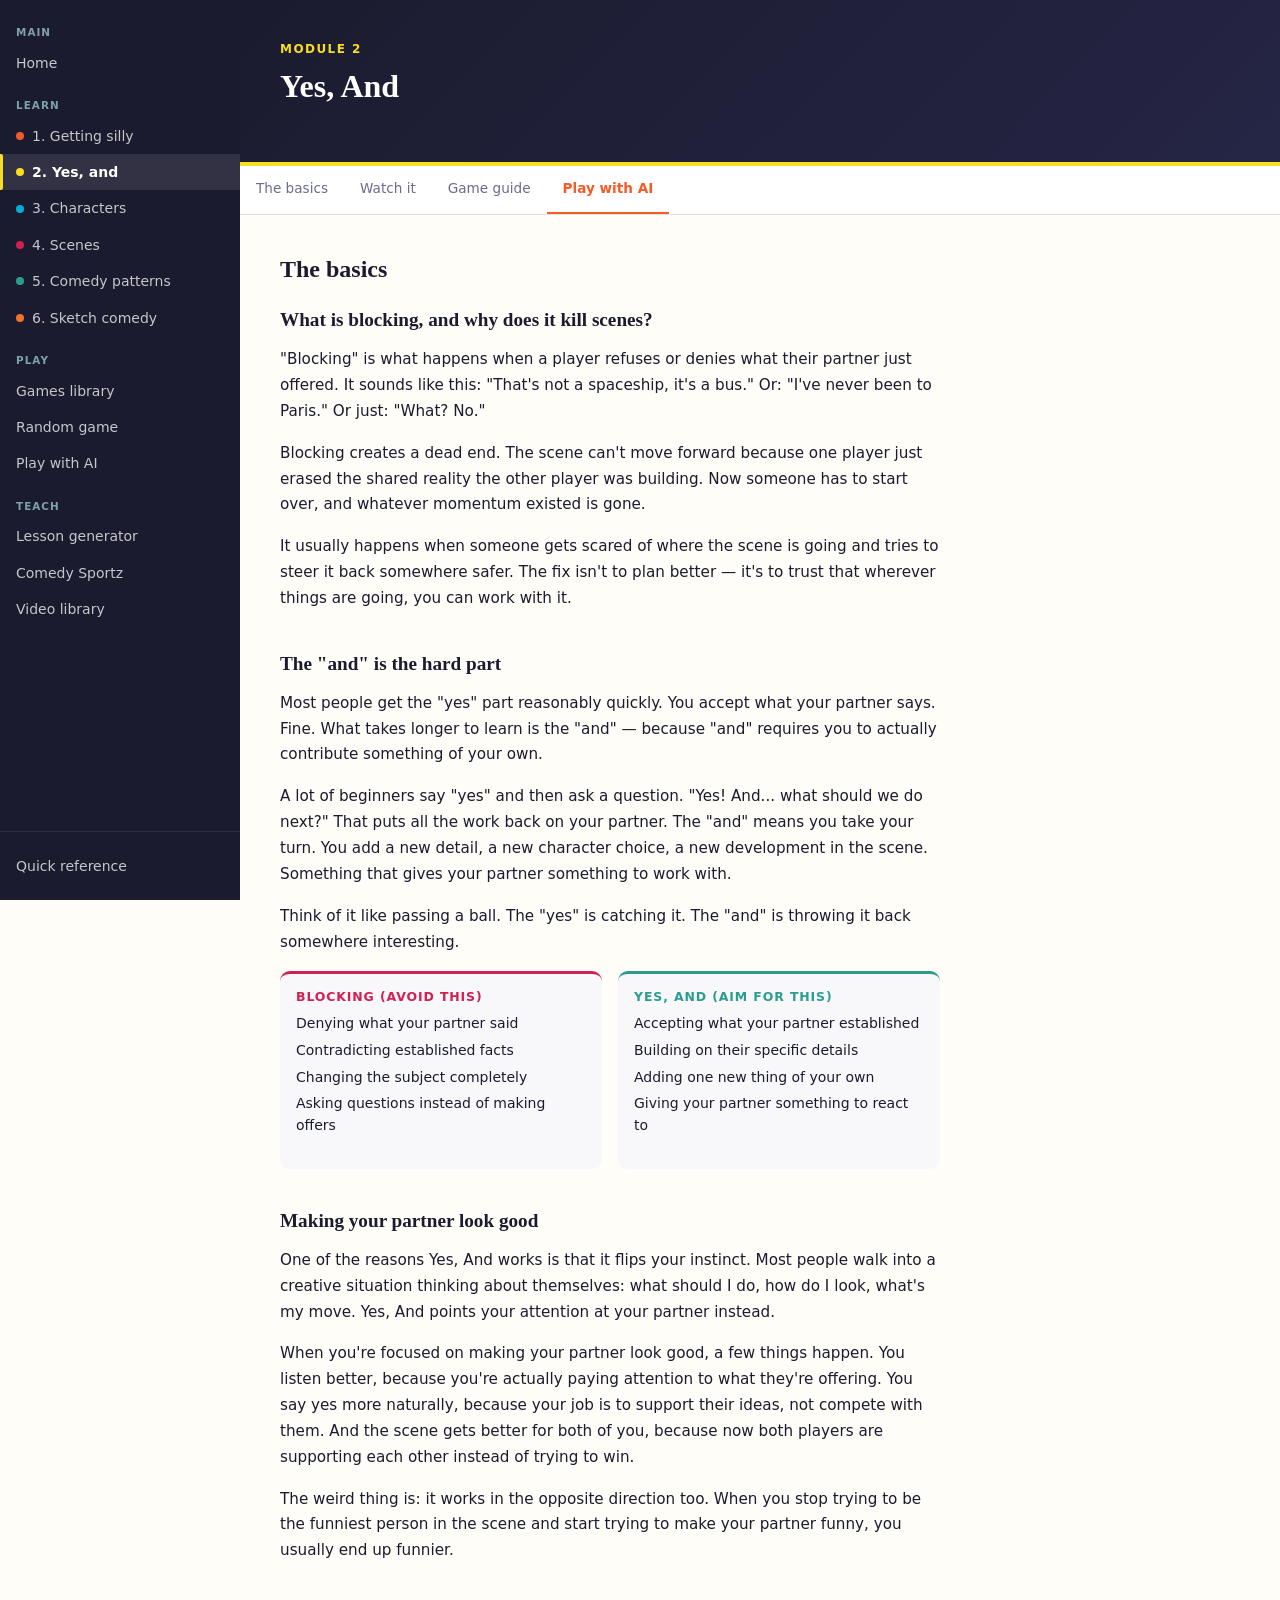
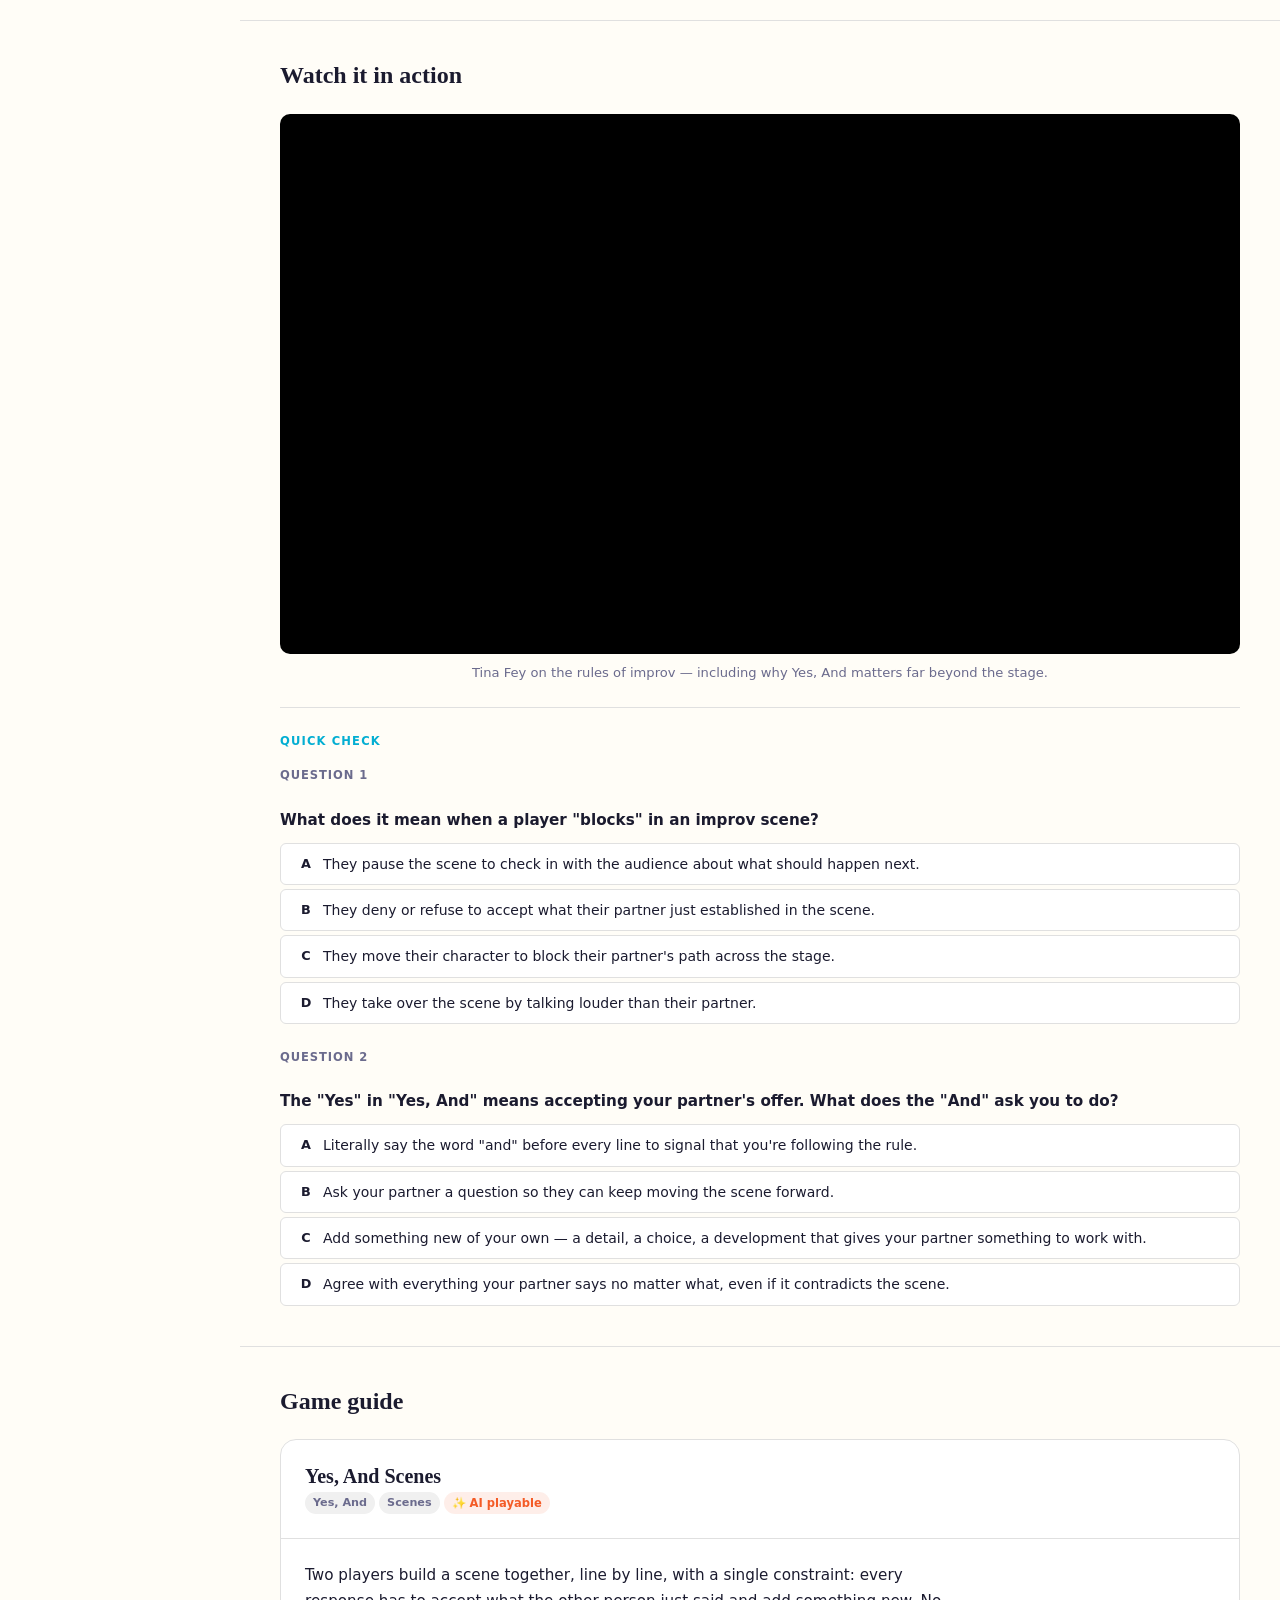
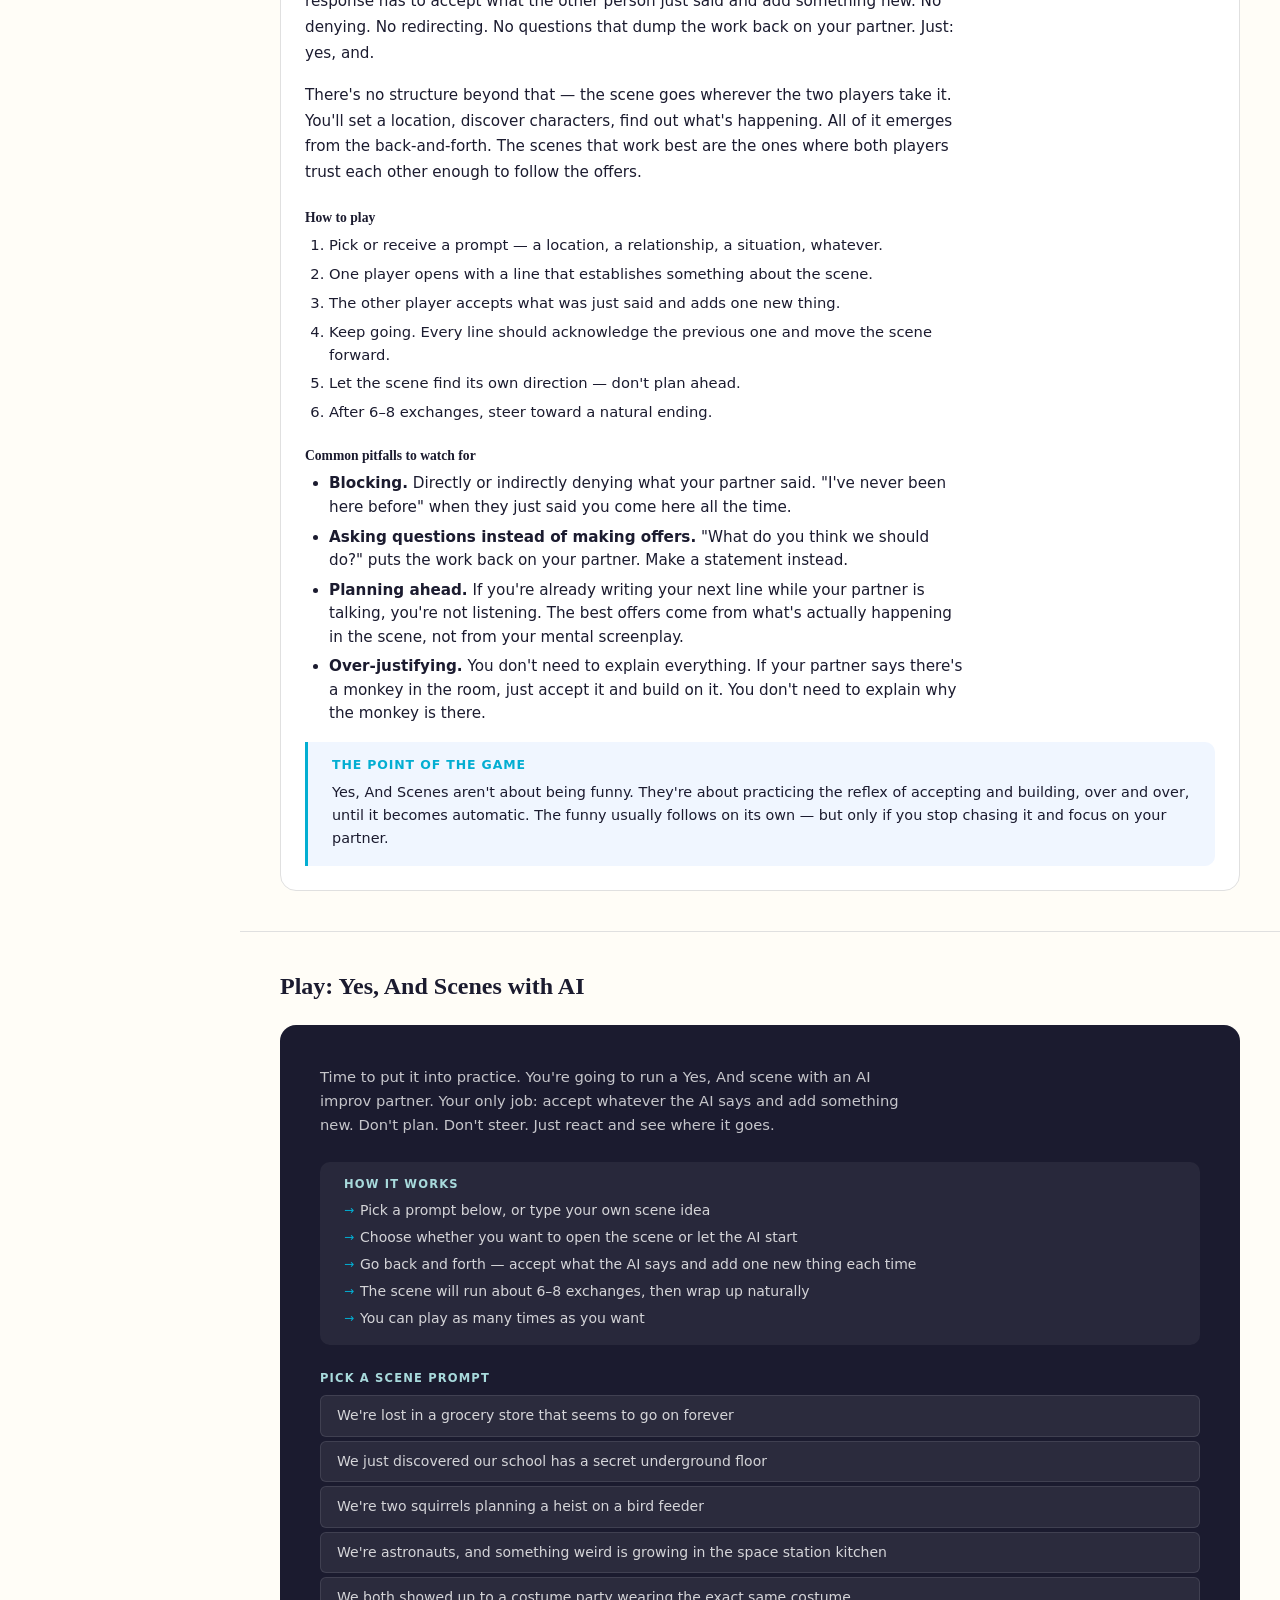
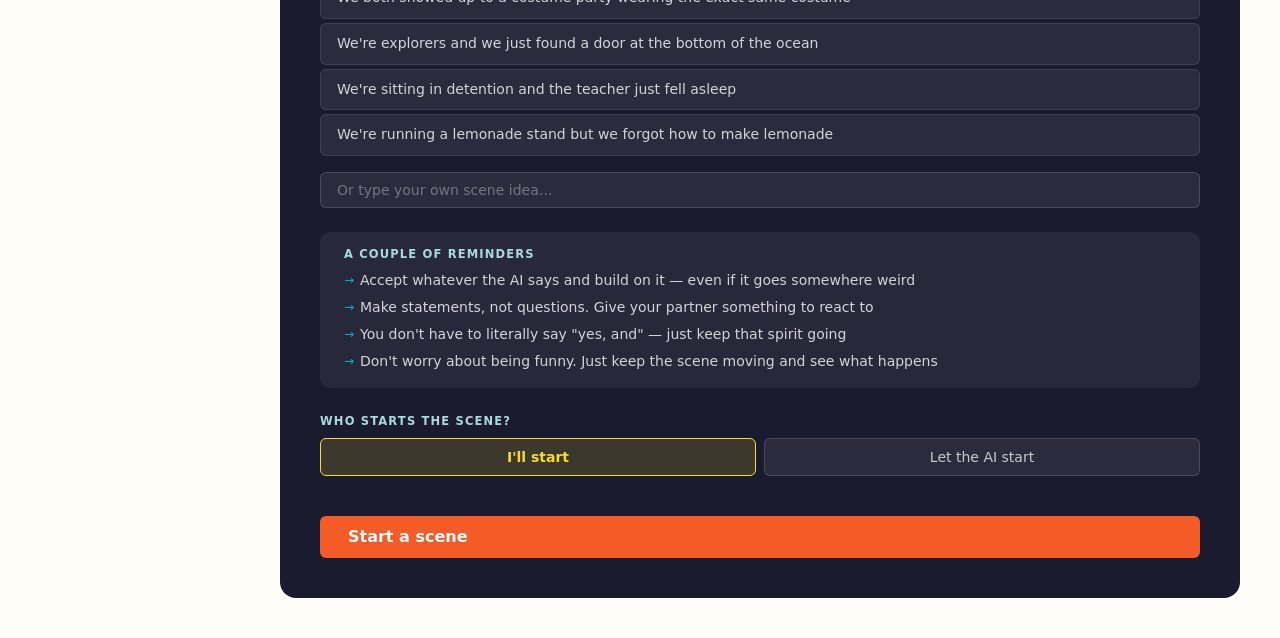
<file: modules/module2.html>
<!DOCTYPE html>
<html lang="en">
<head>
  <!-- Google Analytics -->
  <script async src="https://www.googletagmanager.com/gtag/js?id=G-CF0EN0QGSH"></script>
  <script>
    window.dataLayer = window.dataLayer || [];
    function gtag(){dataLayer.push(arguments);}
    gtag('js', new Date());
    gtag('config', 'G-CF0EN0QGSH');
  </script>
  <meta charset="UTF-8">
  <meta name="viewport" content="width=device-width, initial-scale=1.0">
  <title>Module 2: Yes, And — The Improv Hub</title>
  <link rel="stylesheet" href="../style.css">
  <link rel="stylesheet" href="module.css">
</head>
<body>

  <button class="sidebar-toggle" id="sidebar-toggle" aria-label="Open navigation menu" aria-expanded="false" aria-controls="sidebar">☰</button>
  <div class="sidebar-overlay" id="sidebar-overlay" aria-hidden="true"></div>

  <div class="site-wrapper">

    <!-- ============================================================
         SIDEBAR
    ============================================================ -->
    <nav class="sidebar" id="sidebar" aria-label="Main navigation">
      <div class="sidebar-nav">
        <div class="nav-group">
          <div class="nav-group-label">Main</div>
          <a href="../index.html" class="nav-link">Home</a>
        </div>
        <div class="nav-group">
          <div class="nav-group-label">Learn</div>
          <a href="module1.html" class="nav-link"><span class="module-dot" style="background-color: var(--module-1-color);" aria-hidden="true"></span>1. Getting silly</a>
          <a href="module2.html" class="nav-link"><span class="module-dot" style="background-color: var(--module-2-color);" aria-hidden="true"></span>2. Yes, and</a>
          <a href="module3.html" class="nav-link"><span class="module-dot" style="background-color: var(--module-3-color);" aria-hidden="true"></span>3. Characters</a>
          <a href="module4.html" class="nav-link"><span class="module-dot" style="background-color: var(--module-4-color);" aria-hidden="true"></span>4. Scenes</a>
          <a href="module5.html" class="nav-link"><span class="module-dot" style="background-color: var(--module-5-color);" aria-hidden="true"></span>5. Comedy patterns</a>
          <a href="module6.html" class="nav-link"><span class="module-dot" style="background-color: var(--module-6-color);" aria-hidden="true"></span>6. Sketch comedy</a>
        </div>
        <div class="nav-group">
          <div class="nav-group-label">Play</div>
          <a href="../games/library.html" class="nav-link">Games library</a>
          <a href="../play/ai-play.html?random=1" class="nav-link">Random game</a>
          <a href="../play/ai-play.html" class="nav-link">Play with AI</a>
        </div>
        <div class="nav-group">
          <div class="nav-group-label">Teach</div>
          <a href="../teach/lesson-generator.html" class="nav-link">Lesson generator</a>
          <a href="../teach/comedysportz.html" class="nav-link">Comedy Sportz</a>
          <a href="../videos/library.html" class="nav-link">Video library</a>
        </div>
      </div>
      <div class="sidebar-footer">
        <a href="../reference.html" class="nav-link">Quick reference</a>
      </div>
    </nav>


    <!-- ============================================================
         MAIN CONTENT
    ============================================================ -->
    <main class="main-content" id="main-content">

      <!-- Module header -->
      <header class="module-hero" style="--module-color: var(--module-2-color);" aria-labelledby="module-title">
        <p class="module-eyebrow">Module 2</p>
        <h1 id="module-title">Yes, And</h1>
      </header>

      <!-- Section tab bar -->
      <nav class="module-tabs" aria-label="Module sections">
        <a href="#basics" class="module-tab">The basics</a>
        <a href="#watch"  class="module-tab">Watch it</a>
        <a href="#games"  class="module-tab">Game guide</a>
        <a href="#play"   class="module-tab">Play with AI</a>
      </nav>


      <!-- ======================================================
           SECTION 1: THE BASICS
      ====================================================== -->
      <section id="basics" class="module-section" aria-labelledby="basics-heading">
        <h2 class="module-section-heading" id="basics-heading">The basics</h2>

        <!-- What does blocking actually do? -->
        <div class="module-subsection">
          <h3 class="module-subsection-heading">What is blocking, and why does it kill scenes?</h3>
          <div class="module-prose">
            <p>
              "Blocking" is what happens when a player refuses or denies what their partner just
              offered. It sounds like this: "That's not a spaceship, it's a bus." Or: "I've never
              been to Paris." Or just: "What? No."
            </p>
            <p>
              Blocking creates a dead end. The scene can't move forward
              because one player just erased the shared reality the other player was building.
              Now someone has to start over, and whatever momentum existed is gone.
            </p>
            <p>
              It usually happens when someone gets scared of where the scene is going and tries to
              steer it back somewhere safer. The fix isn't to plan better — it's to trust that
              wherever things are going, you can work with it.
            </p>
          </div>
        </div>

        <!-- The "and" is the hard part -->
        <div class="module-subsection">
          <h3 class="module-subsection-heading">The "and" is the hard part</h3>
          <div class="module-prose">
            <p>
              Most people get the "yes" part reasonably quickly. You accept what your partner says.
              Fine. What takes longer to learn is the "and" — because "and" requires you to actually
              contribute something of your own.
            </p>
            <p>
              A lot of beginners say "yes" and then ask a question. "Yes! And... what should we do
              next?" That puts all the work back on your partner. The "and" means you take your turn.
              You add a new detail, a new character choice, a new development in the scene. Something
              that gives your partner something to work with.
            </p>
            <p>
              Think of it like passing a ball. The "yes" is catching it. The "and" is throwing it
              back somewhere interesting.
            </p>

            <!-- Comparison block -->
            <div class="comparison-block">
              <div class="comparison-col bad">
                <h4>Blocking (avoid this)</h4>
                <ul>
                  <li>Denying what your partner said</li>
                  <li>Contradicting established facts</li>
                  <li>Changing the subject completely</li>
                  <li>Asking questions instead of making offers</li>
                </ul>
              </div>
              <div class="comparison-col good">
                <h4>Yes, And (aim for this)</h4>
                <ul>
                  <li>Accepting what your partner established</li>
                  <li>Building on their specific details</li>
                  <li>Adding one new thing of your own</li>
                  <li>Giving your partner something to react to</li>
                </ul>
              </div>
            </div>

          </div>
        </div>

        <!-- Making your partner look good -->
        <div class="module-subsection">
          <h3 class="module-subsection-heading">Making your partner look good</h3>
          <div class="module-prose">
            <p>
              One of the reasons Yes, And works is that it flips your instinct. Most people walk
              into a creative situation thinking about themselves: what should I do, how do I look,
              what's my move. Yes, And points your attention at your partner instead.
            </p>
            <p>
              When you're focused on making your partner look good, a few things happen. You listen
              better, because you're actually paying attention to what they're offering. You say yes
              more naturally, because your job is to support their ideas, not compete with them. And
              the scene gets better for both of you, because now both players are supporting each
              other instead of trying to win.
            </p>
            <p>
              The weird thing is: it works in the opposite direction too. When you stop trying to
              be the funniest person in the scene and start trying to make your partner funny, you
              usually end up funnier.
            </p>
          </div>
        </div>

      </section>


      <!-- ======================================================
           SECTION 2: WATCH IT IN ACTION
      ====================================================== -->
      <section id="watch" class="module-section" aria-labelledby="watch-heading">
        <h2 class="module-section-heading" id="watch-heading">Watch it in action</h2>

        <!-- YouTube embed -->
        <div class="video-embed-wrapper">
          <iframe
            src="https://www.youtube.com/embed/NmafmRIeet0"
            title="Tina Fey on the Rules of Improv"
            allow="accelerometer; autoplay; clipboard-write; encrypted-media; gyroscope; picture-in-picture"
            allowfullscreen
          ></iframe>
        </div>
        <p class="video-caption">
          Tina Fey on the rules of improv — including why Yes, And matters far beyond the stage.
        </p>

        <!-- Quick check quiz -->
        <p class="quick-check-label">Quick check</p>

        <div class="quiz">

          <div class="quiz-question" data-correct="b">
            <p class="quiz-q-number">Question 1</p>
            <p class="quiz-q-text">What does it mean when a player "blocks" in an improv scene?</p>
            <div class="quiz-options">
              <button class="quiz-option" data-option="a">
                <span class="quiz-letter">A</span>
                They pause the scene to check in with the audience about what should happen next.
              </button>
              <button class="quiz-option" data-option="b">
                <span class="quiz-letter">B</span>
                They deny or refuse to accept what their partner just established in the scene.
              </button>
              <button class="quiz-option" data-option="c">
                <span class="quiz-letter">C</span>
                They move their character to block their partner's path across the stage.
              </button>
              <button class="quiz-option" data-option="d">
                <span class="quiz-letter">D</span>
                They take over the scene by talking louder than their partner.
              </button>
            </div>
            <p class="quiz-feedback correct" hidden>
              Right. Blocking is refusing to accept what your partner just offered — it collapses the shared reality you were both building.
            </p>
            <p class="quiz-feedback incorrect" hidden>
              Not quite. Blocking is about denying what your partner just established — it has nothing to do with physical position or volume.
            </p>
          </div>

          <div class="quiz-question" data-correct="c">
            <p class="quiz-q-number">Question 2</p>
            <p class="quiz-q-text">The "Yes" in "Yes, And" means accepting your partner's offer. What does the "And" ask you to do?</p>
            <div class="quiz-options">
              <button class="quiz-option" data-option="a">
                <span class="quiz-letter">A</span>
                Literally say the word "and" before every line to signal that you're following the rule.
              </button>
              <button class="quiz-option" data-option="b">
                <span class="quiz-letter">B</span>
                Ask your partner a question so they can keep moving the scene forward.
              </button>
              <button class="quiz-option" data-option="c">
                <span class="quiz-letter">C</span>
                Add something new of your own — a detail, a choice, a development that gives your partner something to work with.
              </button>
              <button class="quiz-option" data-option="d">
                <span class="quiz-letter">D</span>
                Agree with everything your partner says no matter what, even if it contradicts the scene.
              </button>
            </div>
            <p class="quiz-feedback correct" hidden>
              Exactly. The "and" is your contribution. Accepting isn't enough — you have to add something that gives your partner a real offer to react to.
            </p>
            <p class="quiz-feedback incorrect" hidden>
              Not quite. Questions put the work back on your partner. The "and" means you take your turn — add a new detail, a new development, something your partner can actually build on.
            </p>
          </div>

        </div><!-- /quiz -->

      </section>


      <!-- ======================================================
           SECTION 3: GAME GUIDE
      ====================================================== -->
      <section id="games" class="module-section" aria-labelledby="games-heading">
        <h2 class="module-section-heading" id="games-heading">Game guide</h2>

        <!-- Game spotlight: Yes, And Scenes -->
        <div class="game-spotlight">
          <div class="game-spotlight-header">
            <div>
              <h3 class="game-spotlight-title">Yes, And Scenes</h3>
              <div style="display: flex; gap: var(--space-xs); flex-wrap: wrap; margin-top: var(--space-xs);">
                <span class="tag tag-yes-and">Yes, And</span>
                <span class="tag tag-scenes">Scenes</span>
                <span class="badge" style="background: rgba(244,91,38,0.1); color: var(--color-orange); font-size: 0.72rem; padding: 2px 8px; border-radius: 20px;">✨ AI playable</span>
              </div>
            </div>
          </div>

          <div class="game-spotlight-body">
            <div class="module-prose">
              <p>
                Two players build a scene together, line by line, with a single constraint: every
                response has to accept what the other person just said and add something new. No
                denying. No redirecting. No questions that dump the work back on your partner.
                Just: yes, and.
              </p>
              <p>
                There's no structure beyond that — the scene goes wherever the two players take it.
                You'll set a location, discover characters, find out what's happening. All of it
                emerges from the back-and-forth. The scenes that work best are the ones where both
                players trust each other enough to follow the offers.
              </p>
            </div>

            <h4 style="font-size: 0.85rem; font-weight: 700; color: var(--color-dark-text); margin: var(--space-lg) 0 var(--space-sm);">How to play</h4>
            <div class="module-prose">
              <ol>
                <li>Pick or receive a prompt — a location, a relationship, a situation, whatever.</li>
                <li>One player opens with a line that establishes something about the scene.</li>
                <li>The other player accepts what was just said and adds one new thing.</li>
                <li>Keep going. Every line should acknowledge the previous one and move the scene forward.</li>
                <li>Let the scene find its own direction — don't plan ahead.</li>
                <li>After 6–8 exchanges, steer toward a natural ending.</li>
              </ol>
            </div>

            <h4 style="font-size: 0.85rem; font-weight: 700; color: var(--color-dark-text); margin: var(--space-lg) 0 var(--space-sm);">Common pitfalls to watch for</h4>
            <div class="module-prose">
              <ul>
                <li>
                  <strong>Blocking.</strong> Directly or indirectly denying what your partner said.
                  "I've never been here before" when they just said you come here all the time.
                </li>
                <li>
                  <strong>Asking questions instead of making offers.</strong> "What do you think we
                  should do?" puts the work back on your partner. Make a statement instead.
                </li>
                <li>
                  <strong>Planning ahead.</strong> If you're already writing your next line while your
                  partner is talking, you're not listening. The best offers come from what's actually
                  happening in the scene, not from your mental screenplay.
                </li>
                <li>
                  <strong>Over-justifying.</strong> You don't need to explain everything. If your
                  partner says there's a monkey in the room, just accept it and build on it. You
                  don't need to explain why the monkey is there.
                </li>
              </ul>
            </div>

            <div class="callout-box">
              <h4>The point of the game</h4>
              <p>
                Yes, And Scenes aren't about being funny. They're about practicing the reflex of
                accepting and building, over and over, until it becomes automatic. The funny usually
                follows on its own — but only if you stop chasing it and focus on your partner.
              </p>
            </div>

          </div>
        </div><!-- /game-spotlight -->

      </section>


      <!-- ======================================================
           SECTION 4: PLAY WITH AI
           States: setup → (api key overlay if needed) → chat → reflection
      ====================================================== -->
      <section id="play" class="module-section" aria-labelledby="play-heading">
        <h2 class="module-section-heading" id="play-heading">Play: Yes, And Scenes with AI</h2>

        <!-- The dark navy zone that contains all AI play states -->
        <div class="ai-play-zone">

          <!-- ---- SETUP PANEL ---- -->
          <div class="ai-panel" id="ai-setup">

            <p class="ai-panel-intro">
              Time to put it into practice. You're going to run a Yes, And scene with an AI improv
              partner. Your only job: accept whatever the AI says and add something new. Don't plan.
              Don't steer. Just react and see where it goes.
            </p>

            <div class="ai-how-it-works">
              <h3>How it works</h3>
              <ul>
                <li>Pick a prompt below, or type your own scene idea</li>
                <li>Choose whether you want to open the scene or let the AI start</li>
                <li>Go back and forth — accept what the AI says and add one new thing each time</li>
                <li>The scene will run about 6–8 exchanges, then wrap up naturally</li>
                <li>You can play as many times as you want</li>
              </ul>
            </div>

            <!-- Prompt picker -->
            <p class="prompt-picker-label">Pick a scene prompt</p>
            <div class="prompt-list" id="prompt-list" role="radiogroup" aria-label="Scene prompts">

              <button class="prompt-option" data-prompt="We're lost in a grocery store that seems to go on forever" role="radio" aria-checked="false">
                We're lost in a grocery store that seems to go on forever
              </button>
              <button class="prompt-option" data-prompt="We just discovered our school has a secret underground floor" role="radio" aria-checked="false">
                We just discovered our school has a secret underground floor
              </button>
              <button class="prompt-option" data-prompt="We're two squirrels planning a heist on a bird feeder" role="radio" aria-checked="false">
                We're two squirrels planning a heist on a bird feeder
              </button>
              <button class="prompt-option" data-prompt="We're astronauts, and something weird is growing in the space station kitchen" role="radio" aria-checked="false">
                We're astronauts, and something weird is growing in the space station kitchen
              </button>
              <button class="prompt-option" data-prompt="We both showed up to a costume party wearing the exact same costume" role="radio" aria-checked="false">
                We both showed up to a costume party wearing the exact same costume
              </button>
              <button class="prompt-option" data-prompt="We're explorers and we just found a door at the bottom of the ocean" role="radio" aria-checked="false">
                We're explorers and we just found a door at the bottom of the ocean
              </button>
              <button class="prompt-option" data-prompt="We're sitting in detention and the teacher just fell asleep" role="radio" aria-checked="false">
                We're sitting in detention and the teacher just fell asleep
              </button>
              <button class="prompt-option" data-prompt="We're running a lemonade stand but we forgot how to make lemonade" role="radio" aria-checked="false">
                We're running a lemonade stand but we forgot how to make lemonade
              </button>

            </div>

            <!-- Custom prompt -->
            <div class="prompt-custom">
              <input
                type="text"
                id="custom-prompt-input"
                class="prompt-custom-input"
                placeholder="Or type your own scene idea…"
                maxlength="200"
              >
            </div>

            <!-- Tips -->
            <div class="ai-how-it-works" style="margin-bottom: var(--space-lg);">
              <h3>A couple of reminders</h3>
              <ul>
                <li>Accept whatever the AI says and build on it — even if it goes somewhere weird</li>
                <li>Make statements, not questions. Give your partner something to react to</li>
                <li>You don't have to literally say "yes, and" — just keep that spirit going</li>
                <li>Don't worry about being funny. Just keep the scene moving and see what happens</li>
              </ul>
            </div>

            <!-- Who goes first -->
            <p class="who-starts-label">Who starts the scene?</p>
            <div class="who-starts-buttons">
              <button class="who-starts-btn selected" id="btn-i-start" data-value="student">
                I'll start
              </button>
              <button class="who-starts-btn" id="btn-ai-starts" data-value="ai">
                Let the AI start
              </button>
            </div>

            <!-- Start button -->
            <button class="btn btn-orange btn-lg" id="start-scene-btn" style="width: 100%;">
              Start a scene
            </button>

          </div><!-- /ai-setup -->


          <!-- ---- CHAT PANEL ---- -->
          <div class="ai-panel" id="ai-chat" hidden style="padding: 0;">

            <!-- Chat header bar -->
            <div class="chat-header">
              <span class="chat-game-title">🎭 Yes, And Scenes</span>
              <span class="chat-round-counter" id="round-display">Round 1</span>
            </div>

            <!-- Message list -->
            <div class="chat-messages" id="chat-messages" aria-live="polite" aria-label="Scene conversation">
              <!-- Messages injected by JavaScript -->
            </div>

            <!-- Input area -->
            <div class="chat-input-area">
              <div class="chat-input-row">
                <textarea
                  class="chat-input"
                  id="chat-input"
                  placeholder="Your line…"
                  rows="2"
                  aria-label="Your line in the scene"
                ></textarea>
                <button class="chat-mic-btn" id="mic-btn" aria-label="Speak your line" title="Speak your line">🎤</button>
                <button class="chat-send-btn" id="chat-send-btn" aria-label="Send line">
                  Send →
                </button>
              </div>
              <div class="chat-actions-row">
                <span style="font-size: 0.72rem; color: rgba(255,255,255,0.3);">Ctrl+Enter to send</span>
                <button class="end-scene-btn" id="end-scene-btn">End scene</button>
              </div>
              <p class="chat-error" id="chat-error" aria-live="assertive"></p>
            </div>

          </div><!-- /ai-chat -->


          <!-- ---- REFLECTION PANEL ---- -->
          <div class="ai-panel" id="ai-reflect" hidden>

            <h2 class="reflection-heading">How'd that go?</h2>

            <p style="color: rgba(255,255,255,0.65); font-size: 0.875rem; margin-bottom: var(--space-lg);">
              No grades, no scores. Just a couple of things to think about:
            </p>

            <ul class="reflection-questions">
              <li>
                <span class="reflection-q-marker">→</span>
                Did you find yourself wanting to block or redirect anything the AI said? What happened if you just went with it anyway?
              </li>
              <li>
                <span class="reflection-q-marker">→</span>
                Were you making statements and offers, or did you catch yourself asking questions?
              </li>
              <li>
                <span class="reflection-q-marker">→</span>
                Was there a moment where you stopped thinking and just reacted? What did that feel like?
              </li>
            </ul>

            <p class="reflection-coda">
              Try it again with a different prompt — or try the same prompt but swap who goes first.
              The scene will go somewhere completely different, and you'll notice things about your
              own instincts that you didn't the first time.
            </p>

            <div class="reflection-actions">
              <button class="btn btn-yellow" id="play-again-btn">Play again</button>
              <button class="btn btn-teal"   id="try-prompt-btn">Try a different prompt</button>
              <a href="module3.html" class="btn btn-outline">Continue to Module 3 →</a>
            </div>

          </div><!-- /ai-reflect -->

        </div><!-- /ai-play-zone -->
      </section>

    </main><!-- /main-content -->
  </div><!-- /site-wrapper -->


  <!-- ============================================================
       SCRIPTS
  ============================================================ -->
  <script src="../js/navigation.js"></script>
  <script src="../js/ai-engine.js"></script>
  <script src="../js/interactions.js"></script>

  <script>
  /* ============================================================
     Module 2 — AI Play controller
     Yes, And Scenes with AI. Free-form — no word tracking needed.
  ============================================================ */
  (function () {

    /* --- DOM refs --- */
    var setupPanel    = document.getElementById('ai-setup');
    var chatPanel     = document.getElementById('ai-chat');
    var reflectPanel  = document.getElementById('ai-reflect');
    var promptList    = document.getElementById('prompt-list');
    var customInput   = document.getElementById('custom-prompt-input');
    var startBtn      = document.getElementById('start-scene-btn');
    var btnIStart     = document.getElementById('btn-i-start');
    var btnAIStarts   = document.getElementById('btn-ai-starts');

    var chatMessages  = document.getElementById('chat-messages');
    var chatInput     = document.getElementById('chat-input');
    var sendBtn       = document.getElementById('chat-send-btn');
    var endSceneBtn   = document.getElementById('end-scene-btn');
    var roundDisplay  = document.getElementById('round-display');
    var chatError     = document.getElementById('chat-error');

    var playAgainBtn  = document.getElementById('play-again-btn');
    var tryPromptBtn  = document.getElementById('try-prompt-btn');

    /* --- State --- */
    var selectedPrompt = '';
    var whoStarts      = 'student';
    var isWaiting      = false;

    /* 20 total exchanges = 10 student turns */
    var MAX_ROUNDS           = 10;
    var PROMPT_BTN_THRESHOLD = 3;


    /* ============================================================
       PROMPT SELECTION
    ============================================================ */

    promptList.querySelectorAll('.prompt-option').forEach(function (btn) {
      btn.addEventListener('click', function () {
        promptList.querySelectorAll('.prompt-option').forEach(function (b) {
          b.classList.remove('selected');
          b.setAttribute('aria-checked', 'false');
        });
        btn.classList.add('selected');
        btn.setAttribute('aria-checked', 'true');
        selectedPrompt = btn.dataset.prompt;
        customInput.value = '';
      });
    });

    customInput.addEventListener('input', function () {
      if (customInput.value.trim()) {
        promptList.querySelectorAll('.prompt-option').forEach(function (b) {
          b.classList.remove('selected');
          b.setAttribute('aria-checked', 'false');
        });
        selectedPrompt = '';
      }
    });


    /* ============================================================
       WHO STARTS TOGGLE
    ============================================================ */

    function selectWhoStarts(value) {
      whoStarts = value;
      btnIStart.classList.toggle('selected',   value === 'student');
      btnAIStarts.classList.toggle('selected', value === 'ai');
    }

    btnIStart.addEventListener('click',   function () { selectWhoStarts('student'); });
    btnAIStarts.addEventListener('click', function () { selectWhoStarts('ai'); });


    /* ============================================================
       START SCENE BUTTON
    ============================================================ */

    startBtn.addEventListener('click', function () {
      var prompt = customInput.value.trim() || selectedPrompt;
      if (!prompt) {
        promptList.style.outline = '2px solid var(--color-orange)';
        setTimeout(function () { promptList.style.outline = ''; }, 1200);
        customInput.focus();
        return;
      }
      selectedPrompt = prompt;

      beginGame();
    });


    /* ============================================================
       GAME FLOW
    ============================================================ */

    function beginGame() {
      setupPanel.hidden = true;
      chatPanel.hidden  = false;
      chatMessages.innerHTML = '';
      chatError.textContent  = '';
      roundDisplay.textContent = 'Round 1';
      endSceneBtn.classList.remove('prominent');

      AI_ENGINE.startSession('yes-and', onAIMessage, onAIError);

      if (whoStarts === 'ai') {
        setWaiting(true);
        addTypingIndicator();
        AI_ENGINE.aiOpenScene(selectedPrompt);
      } else {
        chatInput.focus();
      }
    }

    function onAIMessage(text, roundCount) {
      removeTypingIndicator();
      setWaiting(false);
      addMessage('ai', text);
      updateRoundDisplay(roundCount);
      chatInput.focus();

      if (roundCount >= MAX_ROUNDS) {
        setTimeout(endScene, 800);
      }
    }

    function onAIError(err) {
      removeTypingIndicator();
      setWaiting(false);

      if (err.code === 'RATE_LIMIT') {
        chatError.textContent = 'Too many requests — wait a moment and try again.';
        setTimeout(function () { chatError.textContent = ''; }, 4000);
      } else {
        chatError.textContent = 'Something went wrong. Try sending your line again.';
        setTimeout(function () { chatError.textContent = ''; }, 4000);
      }
    }


    /* ============================================================
       SENDING MESSAGES
    ============================================================ */

    function sendLine() {
      var text = chatInput.value.trim();
      if (!text || isWaiting) return;

      chatInput.value = '';
      addMessage('user', text);
      setWaiting(true);
      addTypingIndicator();

      AI_ENGINE.sendMessage(text);
    }

    sendBtn.addEventListener('click', sendLine);

    chatInput.addEventListener('keydown', function (e) {
      if ((e.ctrlKey || e.metaKey) && e.key === 'Enter') {
        e.preventDefault();
        sendLine();
      }
    });

    endSceneBtn.addEventListener('click', endScene);


    /* ============================================================
       SCENE END + REFLECTION
    ============================================================ */

    function endScene() {
      AI_ENGINE.endSession();
      chatPanel.hidden    = true;
      reflectPanel.hidden = false;
    }

    playAgainBtn.addEventListener('click', resetToSetup);
    tryPromptBtn.addEventListener('click', function () {
      resetToSetup();
      setTimeout(function () {
        promptList.scrollIntoView({ behavior: 'smooth', block: 'nearest' });
      }, 100);
    });

    function resetToSetup() {
      reflectPanel.hidden = true;
      chatPanel.hidden    = true;
      setupPanel.hidden   = false;
      promptList.querySelectorAll('.prompt-option').forEach(function (b) {
        b.classList.remove('selected');
        b.setAttribute('aria-checked', 'false');
      });
      customInput.value = '';
      selectedPrompt    = '';
    }


    /* ============================================================
       CHAT UI HELPERS
    ============================================================ */

    function addMessage(role, text) {
      var row = document.createElement('div');
      row.className = 'chat-message chat-message-' + role;

      if (role === 'ai') {
        var avatar = document.createElement('div');
        avatar.className = 'chat-avatar';
        avatar.setAttribute('aria-hidden', 'true');
        avatar.textContent = '🎭';
        row.appendChild(avatar);
      }

      var bubble = document.createElement('div');
      bubble.className = 'chat-bubble';
      /* Use markdown renderer for AI messages so bold/bullets display correctly */
      if (role === 'ai' && window.formatChatText) {
        bubble.innerHTML = window.formatChatText(text);
      } else {
        bubble.textContent = text;
      }
      row.appendChild(bubble);

      chatMessages.appendChild(row);
      chatMessages.scrollTop = chatMessages.scrollHeight;
    }

    function addTypingIndicator() {
      var row = document.createElement('div');
      row.className = 'chat-message chat-message-ai';
      row.id = 'typing-row';

      var avatar = document.createElement('div');
      avatar.className = 'chat-avatar';
      avatar.setAttribute('aria-hidden', 'true');
      avatar.textContent = '🎭';

      var indicator = document.createElement('div');
      indicator.className = 'typing-indicator';
      indicator.setAttribute('aria-label', 'AI is thinking');
      indicator.innerHTML = '<div class="typing-dot"></div><div class="typing-dot"></div><div class="typing-dot"></div>';

      row.appendChild(avatar);
      row.appendChild(indicator);
      chatMessages.appendChild(row);
      chatMessages.scrollTop = chatMessages.scrollHeight;
    }

    function removeTypingIndicator() {
      var row = document.getElementById('typing-row');
      if (row) row.remove();
    }

    function setWaiting(waiting) {
      isWaiting = waiting;
      chatInput.disabled = waiting;
      sendBtn.disabled   = waiting;
    }

    function updateRoundDisplay(roundCount) {
      roundDisplay.textContent = 'Round ' + roundCount;
      if (roundCount >= PROMPT_BTN_THRESHOLD) {
        endSceneBtn.classList.add('prominent');
      }
    }


    /* ============================================================
       MODULE TAB HIGHLIGHTING
    ============================================================ */

    var sections = document.querySelectorAll('.module-section');
    var tabs     = document.querySelectorAll('.module-tab');

    function updateActiveTabs() {
      var scrollPos = window.scrollY + 80;
      sections.forEach(function (sec) {
        if (sec.offsetTop <= scrollPos && sec.offsetTop + sec.offsetHeight > scrollPos) {
          tabs.forEach(function (t) { t.classList.remove('active'); });
          var match = document.querySelector('.module-tab[href="#' + sec.id + '"]');
          if (match) match.classList.add('active');
        }
      });
    }

    window.addEventListener('scroll', updateActiveTabs, { passive: true });
    updateActiveTabs();

  })();
  </script>

</body>
</html>
</file>
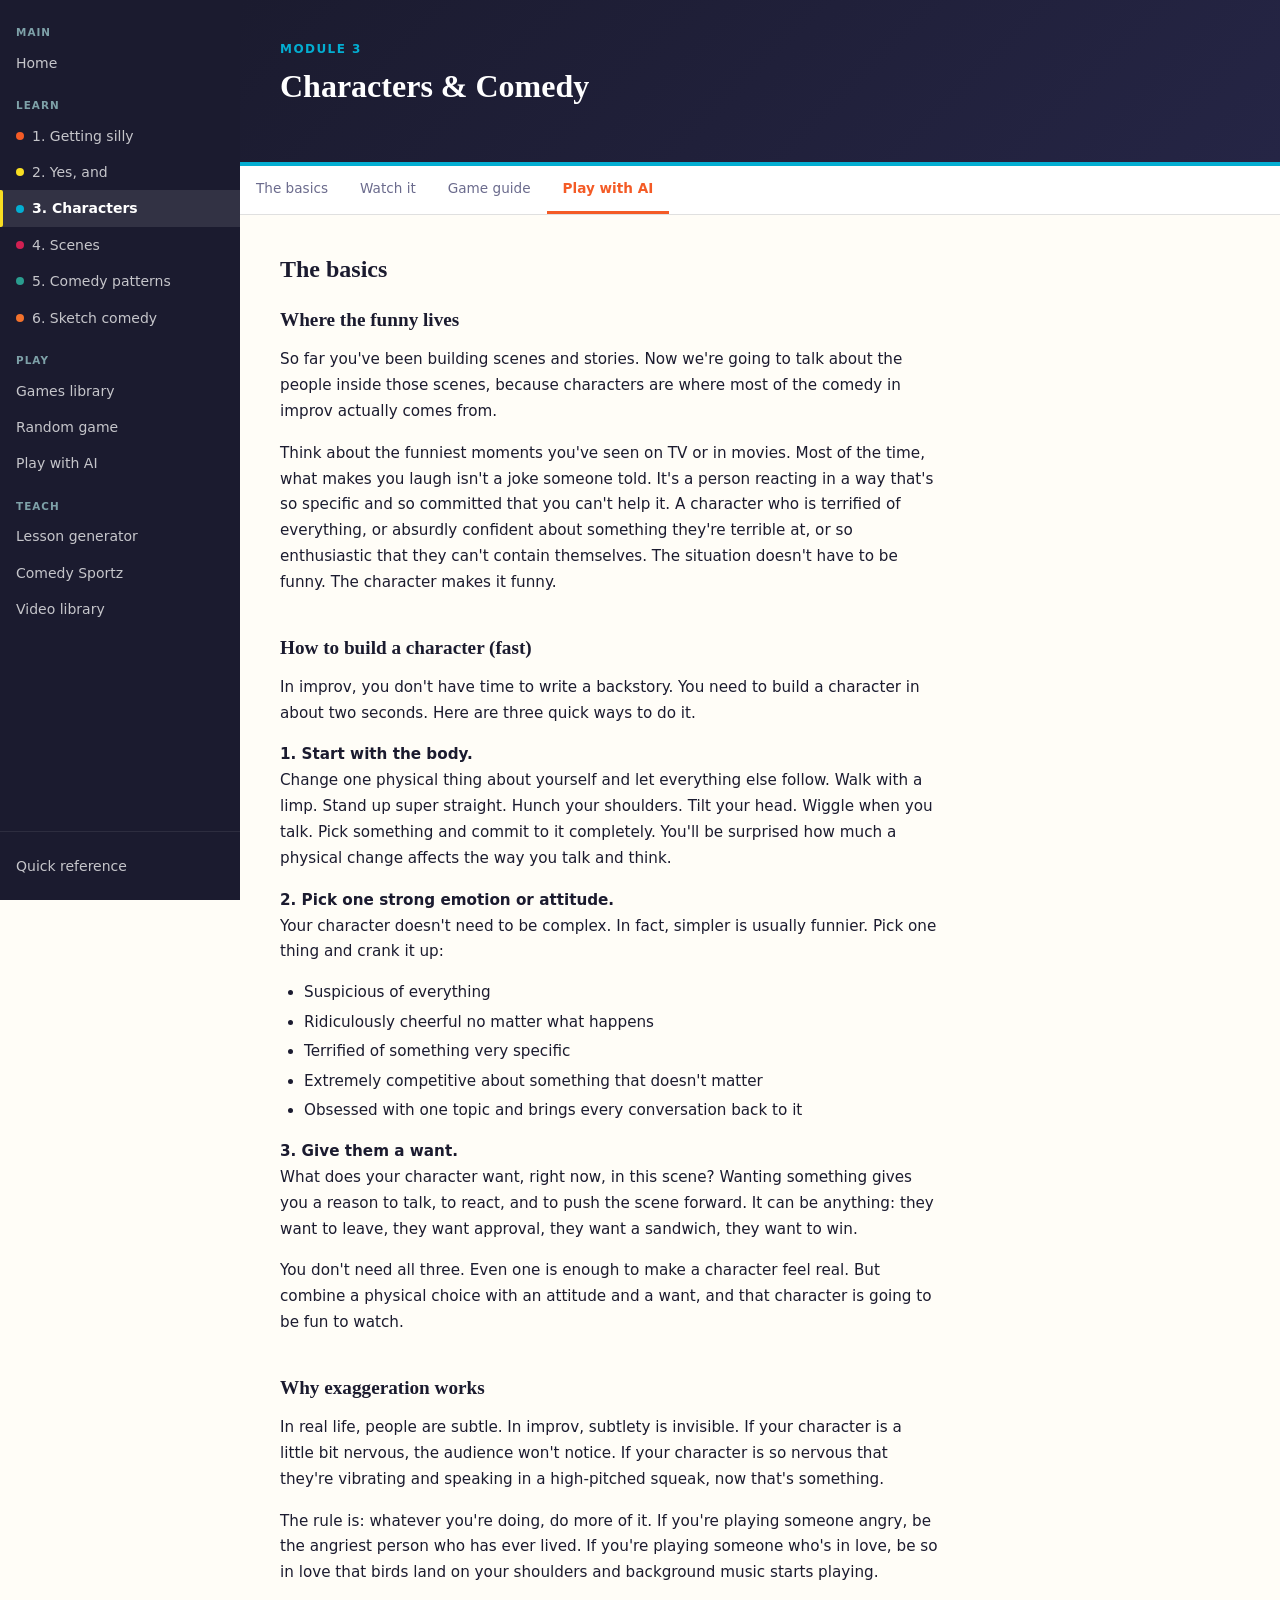
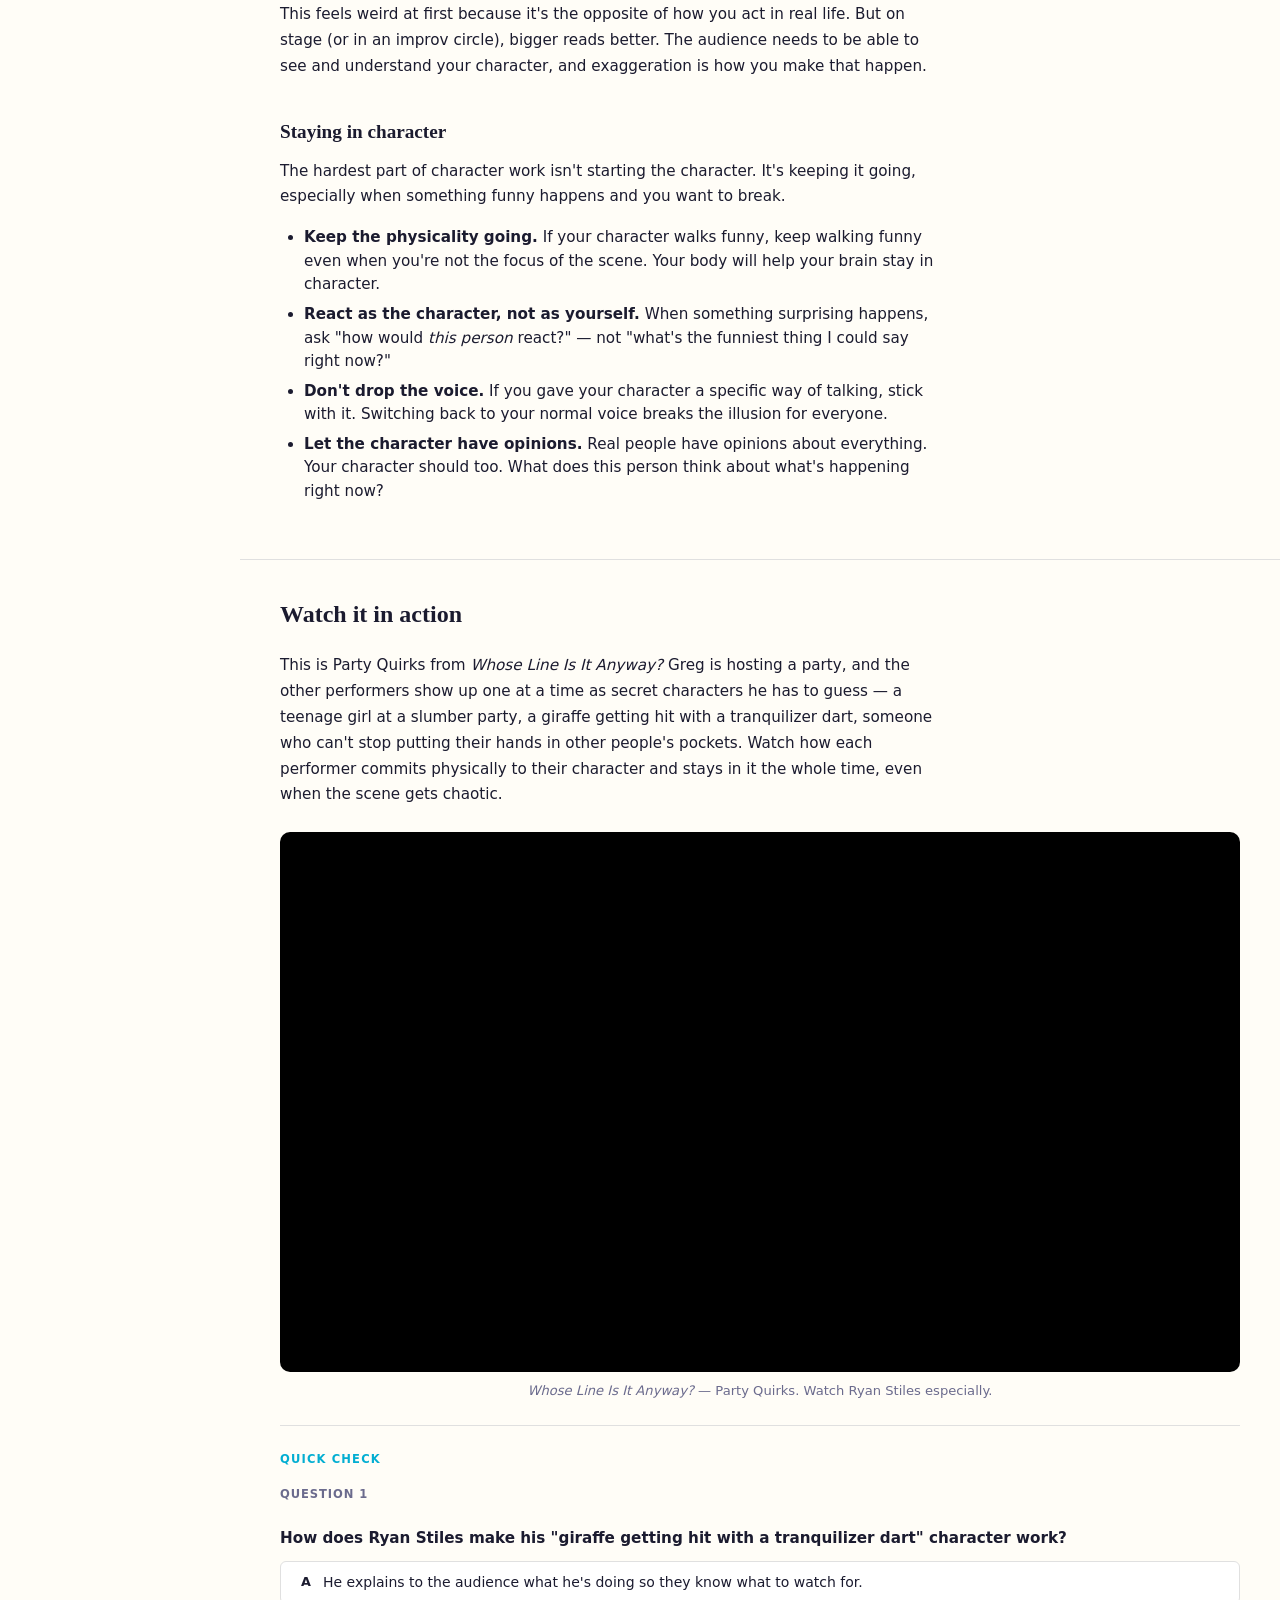
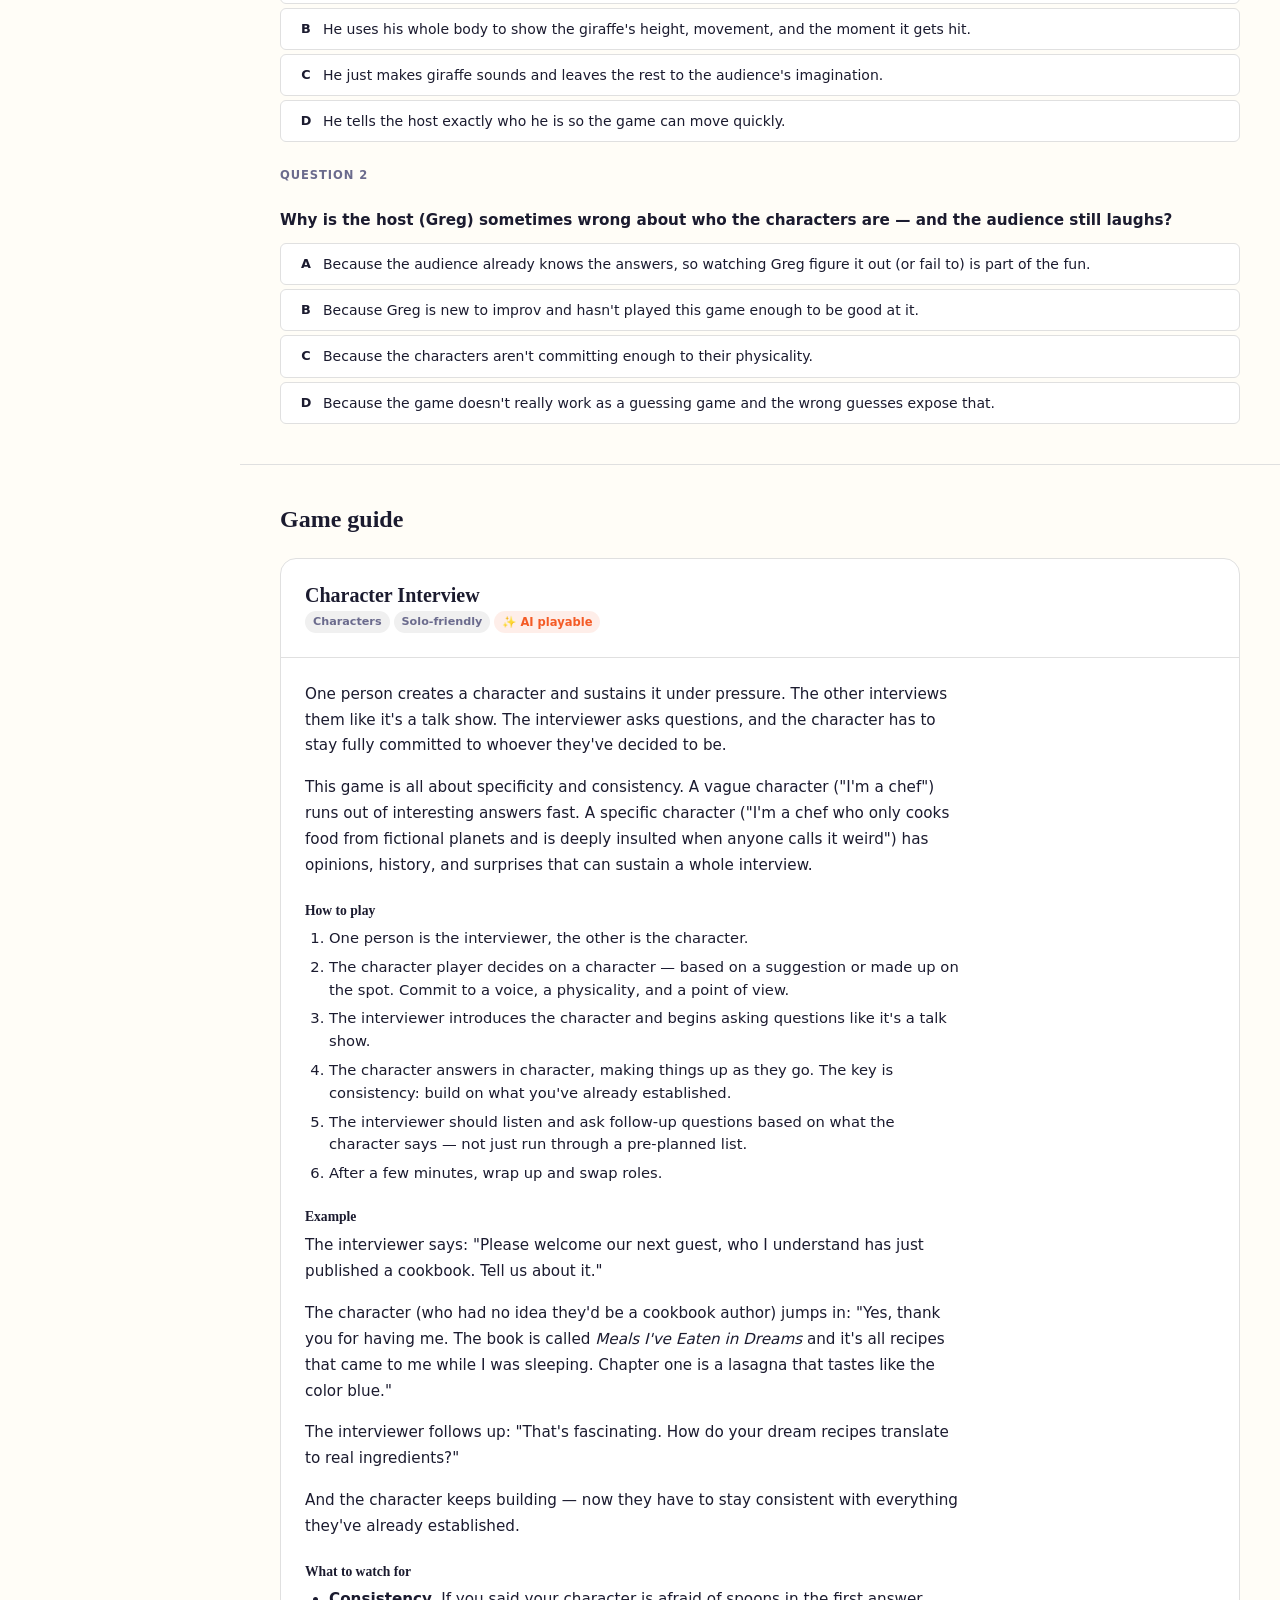
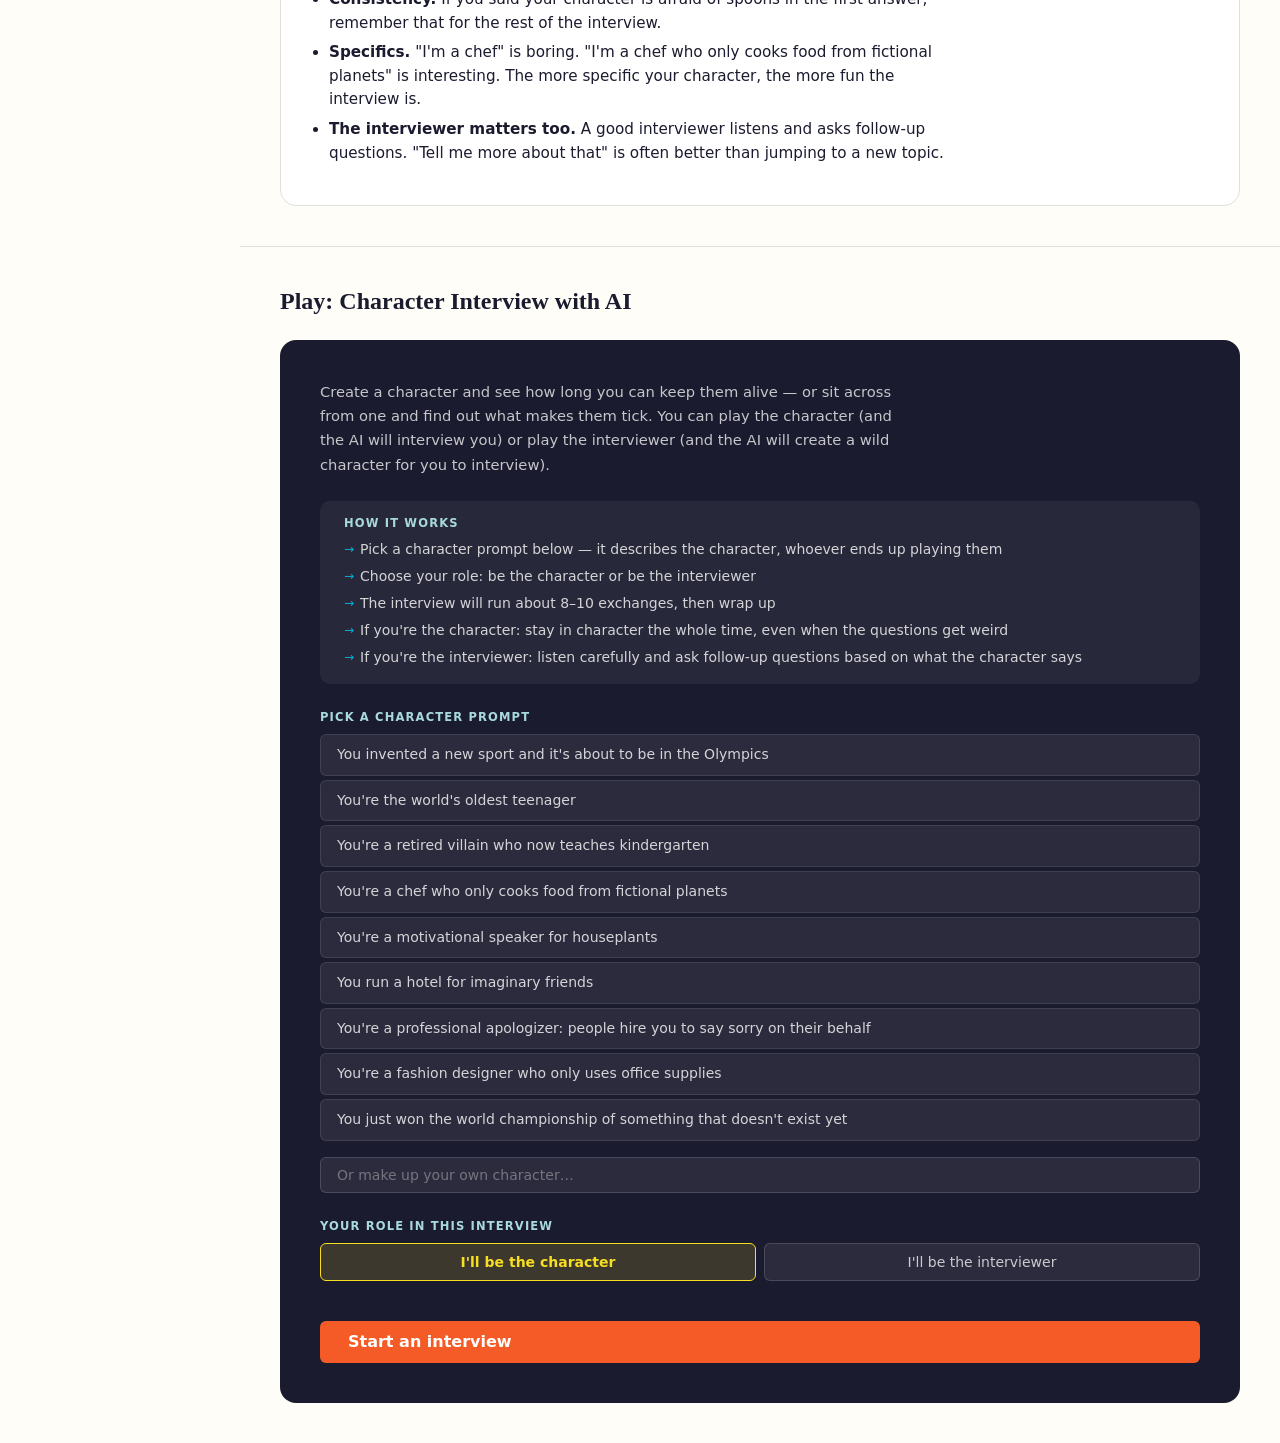
<file: modules/module3.html>
<!DOCTYPE html>
<html lang="en">
<head>
  <!-- Google Analytics -->
  <script async src="https://www.googletagmanager.com/gtag/js?id=G-CF0EN0QGSH"></script>
  <script>
    window.dataLayer = window.dataLayer || [];
    function gtag(){dataLayer.push(arguments);}
    gtag('js', new Date());
    gtag('config', 'G-CF0EN0QGSH');
  </script>
  <meta charset="UTF-8">
  <meta name="viewport" content="width=device-width, initial-scale=1.0">
  <title>Module 3: Characters &amp; Comedy — The Improv Hub</title>
  <link rel="stylesheet" href="../style.css">
  <link rel="stylesheet" href="module.css">
</head>
<body>

  <button class="sidebar-toggle" id="sidebar-toggle" aria-label="Open navigation menu" aria-expanded="false" aria-controls="sidebar">☰</button>
  <div class="sidebar-overlay" id="sidebar-overlay" aria-hidden="true"></div>

  <div class="site-wrapper">

    <!-- ============================================================
         SIDEBAR
    ============================================================ -->
    <nav class="sidebar" id="sidebar" aria-label="Main navigation">
      <div class="sidebar-nav">
        <div class="nav-group">
          <div class="nav-group-label">Main</div>
          <a href="../index.html" class="nav-link">Home</a>
        </div>
        <div class="nav-group">
          <div class="nav-group-label">Learn</div>
          <a href="module1.html" class="nav-link"><span class="module-dot" style="background-color: var(--module-1-color);" aria-hidden="true"></span>1. Getting silly</a>
          <a href="module2.html" class="nav-link"><span class="module-dot" style="background-color: var(--module-2-color);" aria-hidden="true"></span>2. Yes, and</a>
          <a href="module3.html" class="nav-link"><span class="module-dot" style="background-color: var(--module-3-color);" aria-hidden="true"></span>3. Characters</a>
          <a href="module4.html" class="nav-link"><span class="module-dot" style="background-color: var(--module-4-color);" aria-hidden="true"></span>4. Scenes</a>
          <a href="module5.html" class="nav-link"><span class="module-dot" style="background-color: var(--module-5-color);" aria-hidden="true"></span>5. Comedy patterns</a>
          <a href="module6.html" class="nav-link"><span class="module-dot" style="background-color: var(--module-6-color);" aria-hidden="true"></span>6. Sketch comedy</a>
        </div>
        <div class="nav-group">
          <div class="nav-group-label">Play</div>
          <a href="../games/library.html" class="nav-link">Games library</a>
          <a href="../play/ai-play.html?random=1" class="nav-link">Random game</a>
          <a href="../play/ai-play.html" class="nav-link">Play with AI</a>
        </div>
        <div class="nav-group">
          <div class="nav-group-label">Teach</div>
          <a href="../teach/lesson-generator.html" class="nav-link">Lesson generator</a>
          <a href="../teach/comedysportz.html" class="nav-link">Comedy Sportz</a>
          <a href="../videos/library.html" class="nav-link">Video library</a>
        </div>
      </div>
      <div class="sidebar-footer">
        <a href="../reference.html" class="nav-link">Quick reference</a>
      </div>
    </nav>


    <!-- ============================================================
         MAIN CONTENT
    ============================================================ -->
    <main class="main-content" id="main-content">

      <!-- Module header -->
      <header class="module-hero" style="--module-color: var(--module-3-color);" aria-labelledby="module-title">
        <p class="module-eyebrow">Module 3</p>
        <h1 id="module-title">Characters &amp; Comedy</h1>
      </header>

      <!-- Section tab bar -->
      <nav class="module-tabs" aria-label="Module sections">
        <a href="#basics" class="module-tab">The basics</a>
        <a href="#watch"  class="module-tab">Watch it</a>
        <a href="#games"  class="module-tab">Game guide</a>
        <a href="#play"   class="module-tab">Play with AI</a>
      </nav>


      <!-- ======================================================
           SECTION 1: THE BASICS
      ====================================================== -->
      <section id="basics" class="module-section" aria-labelledby="basics-heading">
        <h2 class="module-section-heading" id="basics-heading">The basics</h2>

        <!-- Where the funny lives -->
        <div class="module-subsection">
          <h3 class="module-subsection-heading">Where the funny lives</h3>
          <div class="module-prose">
            <p>
              So far you've been building scenes and stories. Now we're going to talk about
              the people inside those scenes, because characters are where most of the comedy
              in improv actually comes from.
            </p>
            <p>
              Think about the funniest moments you've seen on TV or in movies. Most of the time,
              what makes you laugh isn't a joke someone told. It's a person reacting in a way
              that's so specific and so committed that you can't help it. A character who is
              terrified of everything, or absurdly confident about something they're terrible at,
              or so enthusiastic that they can't contain themselves. The situation doesn't have to
              be funny. The character makes it funny.
            </p>
          </div>
        </div>

        <!-- How to build a character fast -->
        <div class="module-subsection">
          <h3 class="module-subsection-heading">How to build a character (fast)</h3>
          <div class="module-prose">
            <p>
              In improv, you don't have time to write a backstory. You need to build a character
              in about two seconds. Here are three quick ways to do it.
            </p>
            <p>
              <strong>1. Start with the body.</strong><br>
              Change one physical thing about yourself and let everything else follow. Walk with
              a limp. Stand up super straight. Hunch your shoulders. Tilt your head. Wiggle when
              you talk. Pick something and commit to it completely. You'll be surprised how much
              a physical change affects the way you talk and think.
            </p>
            <p>
              <strong>2. Pick one strong emotion or attitude.</strong><br>
              Your character doesn't need to be complex. In fact, simpler is usually funnier.
              Pick one thing and crank it up:
            </p>
            <ul>
              <li>Suspicious of everything</li>
              <li>Ridiculously cheerful no matter what happens</li>
              <li>Terrified of something very specific</li>
              <li>Extremely competitive about something that doesn't matter</li>
              <li>Obsessed with one topic and brings every conversation back to it</li>
            </ul>
            <p>
              <strong>3. Give them a want.</strong><br>
              What does your character want, right now, in this scene? Wanting something gives
              you a reason to talk, to react, and to push the scene forward. It can be anything:
              they want to leave, they want approval, they want a sandwich, they want to win.
            </p>
            <p>
              You don't need all three. Even one is enough to make a character feel real. But
              combine a physical choice with an attitude and a want, and that character is going
              to be fun to watch.
            </p>
          </div>
        </div>

        <!-- Why exaggeration works -->
        <div class="module-subsection">
          <h3 class="module-subsection-heading">Why exaggeration works</h3>
          <div class="module-prose">
            <p>
              In real life, people are subtle. In improv, subtlety is invisible. If your character
              is a little bit nervous, the audience won't notice. If your character is so nervous
              that they're vibrating and speaking in a high-pitched squeak, now that's something.
            </p>
            <p>
              The rule is: whatever you're doing, do more of it. If you're playing someone angry,
              be the angriest person who has ever lived. If you're playing someone who's in love,
              be so in love that birds land on your shoulders and background music starts playing.
            </p>
            <p>
              This feels weird at first because it's the opposite of how you act in real life.
              But on stage (or in an improv circle), bigger reads better. The audience needs to
              be able to see and understand your character, and exaggeration is how you make
              that happen.
            </p>
          </div>
        </div>

        <!-- Staying in character -->
        <div class="module-subsection">
          <h3 class="module-subsection-heading">Staying in character</h3>
          <div class="module-prose">
            <p>
              The hardest part of character work isn't starting the character. It's keeping it
              going, especially when something funny happens and you want to break.
            </p>
            <ul>
              <li>
                <strong>Keep the physicality going.</strong> If your character walks funny, keep
                walking funny even when you're not the focus of the scene. Your body will help
                your brain stay in character.
              </li>
              <li>
                <strong>React as the character, not as yourself.</strong> When something surprising
                happens, ask "how would <em>this person</em> react?" — not "what's the funniest
                thing I could say right now?"
              </li>
              <li>
                <strong>Don't drop the voice.</strong> If you gave your character a specific way
                of talking, stick with it. Switching back to your normal voice breaks the illusion
                for everyone.
              </li>
              <li>
                <strong>Let the character have opinions.</strong> Real people have opinions about
                everything. Your character should too. What does this person think about what's
                happening right now?
              </li>
            </ul>
          </div>
        </div>

      </section>


      <!-- ======================================================
           SECTION 2: WATCH IT IN ACTION
      ====================================================== -->
      <section id="watch" class="module-section" aria-labelledby="watch-heading">
        <h2 class="module-section-heading" id="watch-heading">Watch it in action</h2>

        <div class="module-prose" style="margin-bottom: var(--space-lg);">
          <p>
            This is Party Quirks from <em>Whose Line Is It Anyway?</em> Greg is hosting a party,
            and the other performers show up one at a time as secret characters he has to guess —
            a teenage girl at a slumber party, a giraffe getting hit with a tranquilizer dart,
            someone who can't stop putting their hands in other people's pockets. Watch how each
            performer commits physically to their character and stays in it the whole time, even
            when the scene gets chaotic.
          </p>
        </div>

        <!-- YouTube embed -->
        <div class="video-embed-wrapper">
          <iframe
            src="https://www.youtube.com/embed/Yqi2Bru_0-k"
            title="Whose Line Is It Anyway — Party Quirks"
            allow="accelerometer; autoplay; clipboard-write; encrypted-media; gyroscope; picture-in-picture"
            allowfullscreen
          ></iframe>
        </div>
        <p class="video-caption">
          <em>Whose Line Is It Anyway?</em> — Party Quirks. Watch Ryan Stiles especially.
        </p>

        <!-- Quick check quiz -->
        <p class="quick-check-label">Quick check</p>

        <div class="quiz">

          <div class="quiz-question" data-correct="b">
            <p class="quiz-q-number">Question 1</p>
            <p class="quiz-q-text">How does Ryan Stiles make his "giraffe getting hit with a tranquilizer dart" character work?</p>
            <div class="quiz-options">
              <button class="quiz-option" data-option="a">
                <span class="quiz-letter">A</span>
                He explains to the audience what he's doing so they know what to watch for.
              </button>
              <button class="quiz-option" data-option="b">
                <span class="quiz-letter">B</span>
                He uses his whole body to show the giraffe's height, movement, and the moment it gets hit.
              </button>
              <button class="quiz-option" data-option="c">
                <span class="quiz-letter">C</span>
                He just makes giraffe sounds and leaves the rest to the audience's imagination.
              </button>
              <button class="quiz-option" data-option="d">
                <span class="quiz-letter">D</span>
                He tells the host exactly who he is so the game can move quickly.
              </button>
            </div>
            <p class="quiz-feedback correct" hidden>
              Right. Physicality is everything here. The whole joke lives in his body — the height, the slow collapse. Without full commitment, it's just a person shuffling around.
            </p>
            <p class="quiz-feedback incorrect" hidden>
              Not quite. The comedy in Ryan's character is entirely physical — how he uses his body to show height, movement, and the dart hit. Explaining or announcing the character would kill it.
            </p>
          </div>

          <div class="quiz-question" data-correct="a">
            <p class="quiz-q-number">Question 2</p>
            <p class="quiz-q-text">Why is the host (Greg) sometimes wrong about who the characters are — and the audience still laughs?</p>
            <div class="quiz-options">
              <button class="quiz-option" data-option="a">
                <span class="quiz-letter">A</span>
                Because the audience already knows the answers, so watching Greg figure it out (or fail to) is part of the fun.
              </button>
              <button class="quiz-option" data-option="b">
                <span class="quiz-letter">B</span>
                Because Greg is new to improv and hasn't played this game enough to be good at it.
              </button>
              <button class="quiz-option" data-option="c">
                <span class="quiz-letter">C</span>
                Because the characters aren't committing enough to their physicality.
              </button>
              <button class="quiz-option" data-option="d">
                <span class="quiz-letter">D</span>
                Because the game doesn't really work as a guessing game and the wrong guesses expose that.
              </button>
            </div>
            <p class="quiz-feedback correct" hidden>
              Exactly. The audience knows the characters from the start, so Greg's confusion is intentional comedy — watching him interpret the clues (and get it wrong) is the whole game.
            </p>
            <p class="quiz-feedback incorrect" hidden>
              Not quite. The audience knows the answers from the very beginning, so Greg's wrong guesses aren't a failure — they're the punchline. That gap between "we know" and "he doesn't" is where the comedy lives.
            </p>
          </div>

        </div><!-- /quiz -->

      </section>


      <!-- ======================================================
           SECTION 3: GAME GUIDE
      ====================================================== -->
      <section id="games" class="module-section" aria-labelledby="games-heading">
        <h2 class="module-section-heading" id="games-heading">Game guide</h2>

        <!-- Game spotlight: Character Interview -->
        <div class="game-spotlight">
          <div class="game-spotlight-header">
            <div>
              <h3 class="game-spotlight-title">Character Interview</h3>
              <div style="display: flex; gap: var(--space-xs); flex-wrap: wrap; margin-top: var(--space-xs);">
                <span class="tag tag-characters">Characters</span>
                <span class="tag tag-solo-friendly">Solo-friendly</span>
                <span class="badge" style="background: rgba(244,91,38,0.1); color: var(--color-orange); font-size: 0.72rem; padding: 2px 8px; border-radius: 20px;">✨ AI playable</span>
              </div>
            </div>
          </div>

          <div class="game-spotlight-body">
            <div class="module-prose">
              <p>
                One person creates a character and sustains it under pressure. The other interviews
                them like it's a talk show. The interviewer asks questions, and the character has
                to stay fully committed to whoever they've decided to be.
              </p>
              <p>
                This game is all about specificity and consistency. A vague character ("I'm a chef")
                runs out of interesting answers fast. A specific character ("I'm a chef who only
                cooks food from fictional planets and is deeply insulted when anyone calls it
                weird") has opinions, history, and surprises that can sustain a whole interview.
              </p>
            </div>

            <h4 style="font-size: 0.85rem; font-weight: 700; color: var(--color-dark-text); margin: var(--space-lg) 0 var(--space-sm);">How to play</h4>
            <div class="module-prose">
              <ol>
                <li>One person is the interviewer, the other is the character.</li>
                <li>The character player decides on a character — based on a suggestion or made up on the spot. Commit to a voice, a physicality, and a point of view.</li>
                <li>The interviewer introduces the character and begins asking questions like it's a talk show.</li>
                <li>The character answers in character, making things up as they go. The key is consistency: build on what you've already established.</li>
                <li>The interviewer should listen and ask follow-up questions based on what the character says — not just run through a pre-planned list.</li>
                <li>After a few minutes, wrap up and swap roles.</li>
              </ol>
            </div>

            <h4 style="font-size: 0.85rem; font-weight: 700; color: var(--color-dark-text); margin: var(--space-lg) 0 var(--space-sm);">Example</h4>
            <div class="module-prose">
              <p>
                The interviewer says: "Please welcome our next guest, who I understand has just
                published a cookbook. Tell us about it."
              </p>
              <p>
                The character (who had no idea they'd be a cookbook author) jumps in: "Yes, thank
                you for having me. The book is called <em>Meals I've Eaten in Dreams</em> and it's
                all recipes that came to me while I was sleeping. Chapter one is a lasagna that
                tastes like the color blue."
              </p>
              <p>
                The interviewer follows up: "That's fascinating. How do your dream recipes
                translate to real ingredients?"
              </p>
              <p>
                And the character keeps building — now they have to stay consistent with
                everything they've already established.
              </p>
            </div>

            <h4 style="font-size: 0.85rem; font-weight: 700; color: var(--color-dark-text); margin: var(--space-lg) 0 var(--space-sm);">What to watch for</h4>
            <div class="module-prose">
              <ul>
                <li>
                  <strong>Consistency.</strong> If you said your character is afraid of spoons
                  in the first answer, remember that for the rest of the interview.
                </li>
                <li>
                  <strong>Specifics.</strong> "I'm a chef" is boring. "I'm a chef who only cooks
                  food from fictional planets" is interesting. The more specific your character,
                  the more fun the interview is.
                </li>
                <li>
                  <strong>The interviewer matters too.</strong> A good interviewer listens and
                  asks follow-up questions. "Tell me more about that" is often better than
                  jumping to a new topic.
                </li>
              </ul>
            </div>

          </div>
        </div><!-- /game-spotlight -->

      </section>


      <!-- ======================================================
           SECTION 4: PLAY WITH AI
           States: setup → (api key overlay if needed) → chat → reflection
           Unique: student chooses to be the character OR the interviewer.
      ====================================================== -->
      <section id="play" class="module-section" aria-labelledby="play-heading">
        <h2 class="module-section-heading" id="play-heading">Play: Character Interview with AI</h2>

        <div class="ai-play-zone">

          <!-- ---- SETUP PANEL ---- -->
          <div class="ai-panel" id="ai-setup">

            <p class="ai-panel-intro">
              Create a character and see how long you can keep them alive — or sit across from
              one and find out what makes them tick. You can play the character (and the AI
              will interview you) or play the interviewer (and the AI will create a wild
              character for you to interview).
            </p>

            <div class="ai-how-it-works">
              <h3>How it works</h3>
              <ul>
                <li>Pick a character prompt below — it describes the character, whoever ends up playing them</li>
                <li>Choose your role: be the character or be the interviewer</li>
                <li>The interview will run about 8–10 exchanges, then wrap up</li>
                <li>If you're the character: stay in character the whole time, even when the questions get weird</li>
                <li>If you're the interviewer: listen carefully and ask follow-up questions based on what the character says</li>
              </ul>
            </div>

            <!-- Character prompt picker -->
            <p class="prompt-picker-label">Pick a character prompt</p>
            <div class="prompt-list" id="prompt-list" role="radiogroup" aria-label="Character prompts">

              <button class="prompt-option" data-prompt="You invented a new sport and it's about to be in the Olympics" role="radio" aria-checked="false">
                You invented a new sport and it's about to be in the Olympics
              </button>
              <button class="prompt-option" data-prompt="You're the world's oldest teenager" role="radio" aria-checked="false">
                You're the world's oldest teenager
              </button>
              <button class="prompt-option" data-prompt="You're a retired villain who now teaches kindergarten" role="radio" aria-checked="false">
                You're a retired villain who now teaches kindergarten
              </button>
              <button class="prompt-option" data-prompt="You're a chef who only cooks food from fictional planets" role="radio" aria-checked="false">
                You're a chef who only cooks food from fictional planets
              </button>
              <button class="prompt-option" data-prompt="You're a motivational speaker for houseplants" role="radio" aria-checked="false">
                You're a motivational speaker for houseplants
              </button>
              <button class="prompt-option" data-prompt="You run a hotel for imaginary friends" role="radio" aria-checked="false">
                You run a hotel for imaginary friends
              </button>
              <button class="prompt-option" data-prompt="You're a professional apologizer: people hire you to say sorry on their behalf" role="radio" aria-checked="false">
                You're a professional apologizer: people hire you to say sorry on their behalf
              </button>
              <button class="prompt-option" data-prompt="You're a fashion designer who only uses office supplies" role="radio" aria-checked="false">
                You're a fashion designer who only uses office supplies
              </button>
              <button class="prompt-option" data-prompt="You just won the world championship of something that doesn't exist yet" role="radio" aria-checked="false">
                You just won the world championship of something that doesn't exist yet
              </button>

            </div>

            <!-- Custom prompt -->
            <div class="prompt-custom">
              <input
                type="text"
                id="custom-prompt-input"
                class="prompt-custom-input"
                placeholder="Or make up your own character…"
                maxlength="200"
              >
            </div>

            <!-- Role selector (reuses who-starts-btn styles) -->
            <p class="who-starts-label">Your role in this interview</p>
            <div class="who-starts-buttons">
              <button class="who-starts-btn selected" id="btn-be-character" data-value="character">
                I'll be the character
              </button>
              <button class="who-starts-btn" id="btn-be-interviewer" data-value="interviewer">
                I'll be the interviewer
              </button>
            </div>

            <!-- Start button -->
            <button class="btn btn-orange btn-lg" id="start-scene-btn" style="width: 100%;">
              Start an interview
            </button>

          </div><!-- /ai-setup -->


          <!-- ---- CHAT PANEL ---- -->
          <div class="ai-panel" id="ai-chat" hidden style="padding: 0;">

            <!-- Chat header bar -->
            <div class="chat-header">
              <span class="chat-game-title">🎤 Character Interview</span>
              <span class="chat-round-counter" id="round-display">Exchange 1</span>
            </div>

            <!-- Message list -->
            <div class="chat-messages" id="chat-messages" aria-live="polite" aria-label="Interview conversation">
              <!-- Messages injected by JavaScript -->
            </div>

            <!-- Input area -->
            <div class="chat-input-area">
              <p id="chat-role-hint" style="font-size: 0.75rem; color: rgba(255,255,255,0.5); margin: 0 0 4px;" hidden></p>
              <div class="chat-input-row">
                <textarea
                  class="chat-input"
                  id="chat-input"
                  placeholder="Your line…"
                  rows="2"
                  aria-label="Your line in the interview"
                ></textarea>
                <button class="chat-mic-btn" id="mic-btn" aria-label="Speak your line" title="Speak your line">🎤</button>
                <button class="chat-send-btn" id="chat-send-btn" aria-label="Send">
                  Send →
                </button>
              </div>
              <div class="chat-actions-row">
                <span style="font-size: 0.72rem; color: rgba(255,255,255,0.3);">Ctrl+Enter to send</span>
                <button class="end-scene-btn" id="end-scene-btn">End interview</button>
              </div>
              <p class="chat-error" id="chat-error" aria-live="assertive"></p>
            </div>

          </div><!-- /ai-chat -->


          <!-- ---- REFLECTION PANEL ---- -->
          <div class="ai-panel" id="ai-reflect" hidden>

            <h2 class="reflection-heading">How'd that go?</h2>

            <p style="color: rgba(255,255,255,0.65); font-size: 0.875rem; margin-bottom: var(--space-lg);">
              No grades, no scores. Just a couple of things to think about:
            </p>

            <ul class="reflection-questions" id="reflection-list">
              <!-- Populated by JS based on which role was played -->
            </ul>

            <p class="reflection-coda">
              Try it again with a different character, or swap roles. Playing very different types
              of characters back to back is one of the fastest ways to build your range — and
              being the interviewer once changes how you play the character the next time.
            </p>

            <div class="reflection-actions">
              <button class="btn btn-yellow" id="play-again-btn">Play again</button>
              <button class="btn btn-teal"   id="try-prompt-btn">Try a different character</button>
              <a href="module4.html" class="btn btn-outline">Continue to Module 4 →</a>
            </div>

          </div><!-- /ai-reflect -->

        </div><!-- /ai-play-zone -->
      </section>

    </main><!-- /main-content -->
  </div><!-- /site-wrapper -->


  <!-- ============================================================
       SCRIPTS
  ============================================================ -->
  <script src="../js/navigation.js"></script>
  <script src="../js/ai-engine.js"></script>
  <script src="../js/interactions.js"></script>

  <script>
  /* ============================================================
     Module 3 — AI Play controller
     Character Interview.

     Role = 'character': student plays the character, AI is the host.
       → AI starts. aiOpenScene() triggers the AI to open as host.

     Role = 'interviewer': student is the host, AI plays the character.
       → Student starts. On first send, a hidden context prefix tells
         the AI which character to play. The chat shows only the
         student's actual text.
  ============================================================ */
  (function () {

    /* --- DOM refs --- */
    var setupPanel    = document.getElementById('ai-setup');
    var chatPanel     = document.getElementById('ai-chat');
    var reflectPanel  = document.getElementById('ai-reflect');
    var promptList    = document.getElementById('prompt-list');
    var customInput   = document.getElementById('custom-prompt-input');
    var startBtn      = document.getElementById('start-scene-btn');
    var btnBeChar     = document.getElementById('btn-be-character');
    var btnBeInt      = document.getElementById('btn-be-interviewer');

    var chatMessages  = document.getElementById('chat-messages');
    var chatInput     = document.getElementById('chat-input');
    var sendBtn       = document.getElementById('chat-send-btn');
    var endSceneBtn   = document.getElementById('end-scene-btn');
    var roundDisplay  = document.getElementById('round-display');
    var roleHint      = document.getElementById('chat-role-hint');
    var chatError     = document.getElementById('chat-error');

    var playAgainBtn  = document.getElementById('play-again-btn');
    var tryPromptBtn  = document.getElementById('try-prompt-btn');
    var reflectList   = document.getElementById('reflection-list');

    /* --- State --- */
    var selectedPrompt = '';
    var role           = 'character';  /* 'character' or 'interviewer' */
    var isWaiting      = false;
    var firstMessage   = true;         /* Inject context on first send when role = 'interviewer' */

    var MAX_ROUNDS           = 10;
    var PROMPT_BTN_THRESHOLD = 3;


    /* ============================================================
       PROMPT SELECTION
    ============================================================ */

    promptList.querySelectorAll('.prompt-option').forEach(function (btn) {
      btn.addEventListener('click', function () {
        promptList.querySelectorAll('.prompt-option').forEach(function (b) {
          b.classList.remove('selected');
          b.setAttribute('aria-checked', 'false');
        });
        btn.classList.add('selected');
        btn.setAttribute('aria-checked', 'true');
        selectedPrompt = btn.dataset.prompt;
        customInput.value = '';
      });
    });

    customInput.addEventListener('input', function () {
      if (customInput.value.trim()) {
        promptList.querySelectorAll('.prompt-option').forEach(function (b) {
          b.classList.remove('selected');
          b.setAttribute('aria-checked', 'false');
        });
        selectedPrompt = '';
      }
    });


    /* ============================================================
       ROLE TOGGLE
    ============================================================ */

    function selectRole(value) {
      role = value;
      btnBeChar.classList.toggle('selected',  value === 'character');
      btnBeInt.classList.toggle('selected',   value === 'interviewer');
    }

    btnBeChar.addEventListener('click',  function () { selectRole('character'); });
    btnBeInt.addEventListener('click',   function () { selectRole('interviewer'); });


    /* ============================================================
       START BUTTON
    ============================================================ */

    startBtn.addEventListener('click', function () {
      var prompt = customInput.value.trim() || selectedPrompt;
      if (!prompt) {
        promptList.style.outline = '2px solid var(--color-orange)';
        setTimeout(function () { promptList.style.outline = ''; }, 1200);
        customInput.focus();
        return;
      }
      selectedPrompt = prompt;

      beginGame();
    });


    /* ============================================================
       GAME FLOW
    ============================================================ */

    function beginGame() {
      firstMessage = true;

      setupPanel.hidden = true;
      chatPanel.hidden  = false;
      chatMessages.innerHTML = '';
      chatError.textContent  = '';
      roundDisplay.textContent = 'Exchange 1';
      endSceneBtn.classList.remove('prominent');

      roleHint.textContent = (role === 'character')
        ? 'You\'re the character. Stay in character the whole time.'
        : 'You\'re the interviewer. Listen and ask follow-up questions.';
      roleHint.hidden = false;

      AI_ENGINE.startSession('character-interview', onAIMessage, onAIError);

      if (role === 'character') {
        /* AI opens as talk-show host */
        setWaiting(true);
        addTypingIndicator();
        AI_ENGINE.aiOpenScene(
          'The student is playing a character based on this prompt: "' + selectedPrompt + '". ' +
          'You are the talk-show host. Welcome them warmly to the show and ask your first question.'
        );
      } else {
        /* Student opens as interviewer — show a note about who the AI will play */
        addSystemNote('The AI will play: ' + selectedPrompt + '. Ask your first question!');
        chatInput.focus();
      }
    }

    function onAIMessage(text, roundCount) {
      removeTypingIndicator();
      setWaiting(false);
      addMessage('ai', text);
      updateRoundDisplay(roundCount);
      chatInput.focus();

      if (roundCount >= MAX_ROUNDS) {
        setTimeout(endScene, 800);
      }
    }

    function onAIError(err) {
      removeTypingIndicator();
      setWaiting(false);

      if (err.code === 'RATE_LIMIT') {
        chatError.textContent = 'Too many requests — wait a moment and try again.';
        setTimeout(function () { chatError.textContent = ''; }, 4000);
      } else {
        chatError.textContent = 'Something went wrong. Try sending your line again.';
        setTimeout(function () { chatError.textContent = ''; }, 4000);
      }
    }


    /* ============================================================
       SENDING MESSAGES
    ============================================================ */

    function sendLine() {
      var text = chatInput.value.trim();
      if (!text || isWaiting) return;

      /* When the student is the interviewer, prepend a hidden context
         note on their first message so the AI knows which character to play.
         The chat bubble shows only the student's actual text. */
      var msgToSend = text;
      if (role === 'interviewer' && firstMessage) {
        msgToSend =
          '[Game setup: You are playing a character based on this prompt: "' + selectedPrompt + '". ' +
          'The student is the interviewer. Create a vivid, specific character and respond in character.]\n\n' + text;
      }
      firstMessage = false;

      chatInput.value = '';
      addMessage('user', text);
      setWaiting(true);
      addTypingIndicator();

      AI_ENGINE.sendMessage(msgToSend);
    }

    sendBtn.addEventListener('click', sendLine);

    chatInput.addEventListener('keydown', function (e) {
      if ((e.ctrlKey || e.metaKey) && e.key === 'Enter') {
        e.preventDefault();
        sendLine();
      }
    });

    endSceneBtn.addEventListener('click', endScene);


    /* ============================================================
       INTERVIEW END + REFLECTION
    ============================================================ */

    var REFLECT_CHARACTER = [
      'Did you find it easy or hard to stay consistent? Was there a moment where you almost broke character?',
      'Did your answers get more specific as the interview went on, or did you start running out of things to say?',
      'Did the character feel like a real (if ridiculous) person by the end?'
    ];

    var REFLECT_INTERVIEWER = [
      'What made the character interesting to interview? Were there answers that surprised you?',
      'Did you ask follow-up questions, or did you find yourself jumping to a new topic?',
      'Did the character feel like a real (if ridiculous) person by the end?'
    ];

    function endScene() {
      AI_ENGINE.endSession();
      chatPanel.hidden    = true;
      reflectPanel.hidden = false;

      var questions = (role === 'character') ? REFLECT_CHARACTER : REFLECT_INTERVIEWER;
      reflectList.innerHTML = '';
      questions.forEach(function (q) {
        var li = document.createElement('li');
        li.innerHTML = '<span class="reflection-q-marker">→</span> ' + q;
        reflectList.appendChild(li);
      });
    }

    playAgainBtn.addEventListener('click', resetToSetup);
    tryPromptBtn.addEventListener('click', function () {
      resetToSetup();
      setTimeout(function () {
        promptList.scrollIntoView({ behavior: 'smooth', block: 'nearest' });
      }, 100);
    });

    function resetToSetup() {
      reflectPanel.hidden = true;
      chatPanel.hidden    = true;
      setupPanel.hidden   = false;
      promptList.querySelectorAll('.prompt-option').forEach(function (b) {
        b.classList.remove('selected');
        b.setAttribute('aria-checked', 'false');
      });
      customInput.value = '';
      selectedPrompt    = '';
      roleHint.hidden   = true;
      firstMessage      = true;
    }


    /* ============================================================
       CHAT UI HELPERS
    ============================================================ */

    function addMessage(role, text) {
      var row = document.createElement('div');
      row.className = 'chat-message chat-message-' + role;

      if (role === 'ai') {
        var avatar = document.createElement('div');
        avatar.className = 'chat-avatar';
        avatar.setAttribute('aria-hidden', 'true');
        avatar.textContent = '🎤';
        row.appendChild(avatar);
      }

      var bubble = document.createElement('div');
      bubble.className = 'chat-bubble';
      /* Use markdown renderer for AI messages so bold/bullets display correctly */
      if (role === 'ai' && window.formatChatText) {
        bubble.innerHTML = window.formatChatText(text);
      } else {
        bubble.textContent = text;
      }
      row.appendChild(bubble);

      chatMessages.appendChild(row);
      chatMessages.scrollTop = chatMessages.scrollHeight;
    }

    function addSystemNote(text) {
      var note = document.createElement('p');
      note.style.cssText = 'font-size: 0.78rem; color: rgba(255,255,255,0.45); text-align: center; padding: var(--space-md) var(--space-lg); margin: 0;';
      note.textContent = text;
      chatMessages.appendChild(note);
    }

    function addTypingIndicator() {
      var row = document.createElement('div');
      row.className = 'chat-message chat-message-ai';
      row.id = 'typing-row';

      var avatar = document.createElement('div');
      avatar.className = 'chat-avatar';
      avatar.setAttribute('aria-hidden', 'true');
      avatar.textContent = '🎤';

      var indicator = document.createElement('div');
      indicator.className = 'typing-indicator';
      indicator.setAttribute('aria-label', 'AI is thinking');
      indicator.innerHTML = '<div class="typing-dot"></div><div class="typing-dot"></div><div class="typing-dot"></div>';

      row.appendChild(avatar);
      row.appendChild(indicator);
      chatMessages.appendChild(row);
      chatMessages.scrollTop = chatMessages.scrollHeight;
    }

    function removeTypingIndicator() {
      var row = document.getElementById('typing-row');
      if (row) row.remove();
    }

    function setWaiting(waiting) {
      isWaiting = waiting;
      chatInput.disabled = waiting;
      sendBtn.disabled   = waiting;
    }

    function updateRoundDisplay(roundCount) {
      roundDisplay.textContent = 'Exchange ' + roundCount;
      if (roundCount >= PROMPT_BTN_THRESHOLD) {
        endSceneBtn.classList.add('prominent');
      }
    }


    /* ============================================================
       MODULE TAB HIGHLIGHTING
    ============================================================ */

    var sections = document.querySelectorAll('.module-section');
    var tabs     = document.querySelectorAll('.module-tab');

    function updateActiveTabs() {
      var scrollPos = window.scrollY + 80;
      sections.forEach(function (sec) {
        if (sec.offsetTop <= scrollPos && sec.offsetTop + sec.offsetHeight > scrollPos) {
          tabs.forEach(function (t) { t.classList.remove('active'); });
          var match = document.querySelector('.module-tab[href="#' + sec.id + '"]');
          if (match) match.classList.add('active');
        }
      });
    }

    window.addEventListener('scroll', updateActiveTabs, { passive: true });
    updateActiveTabs();

  })();
  </script>

</body>
</html>
</file>
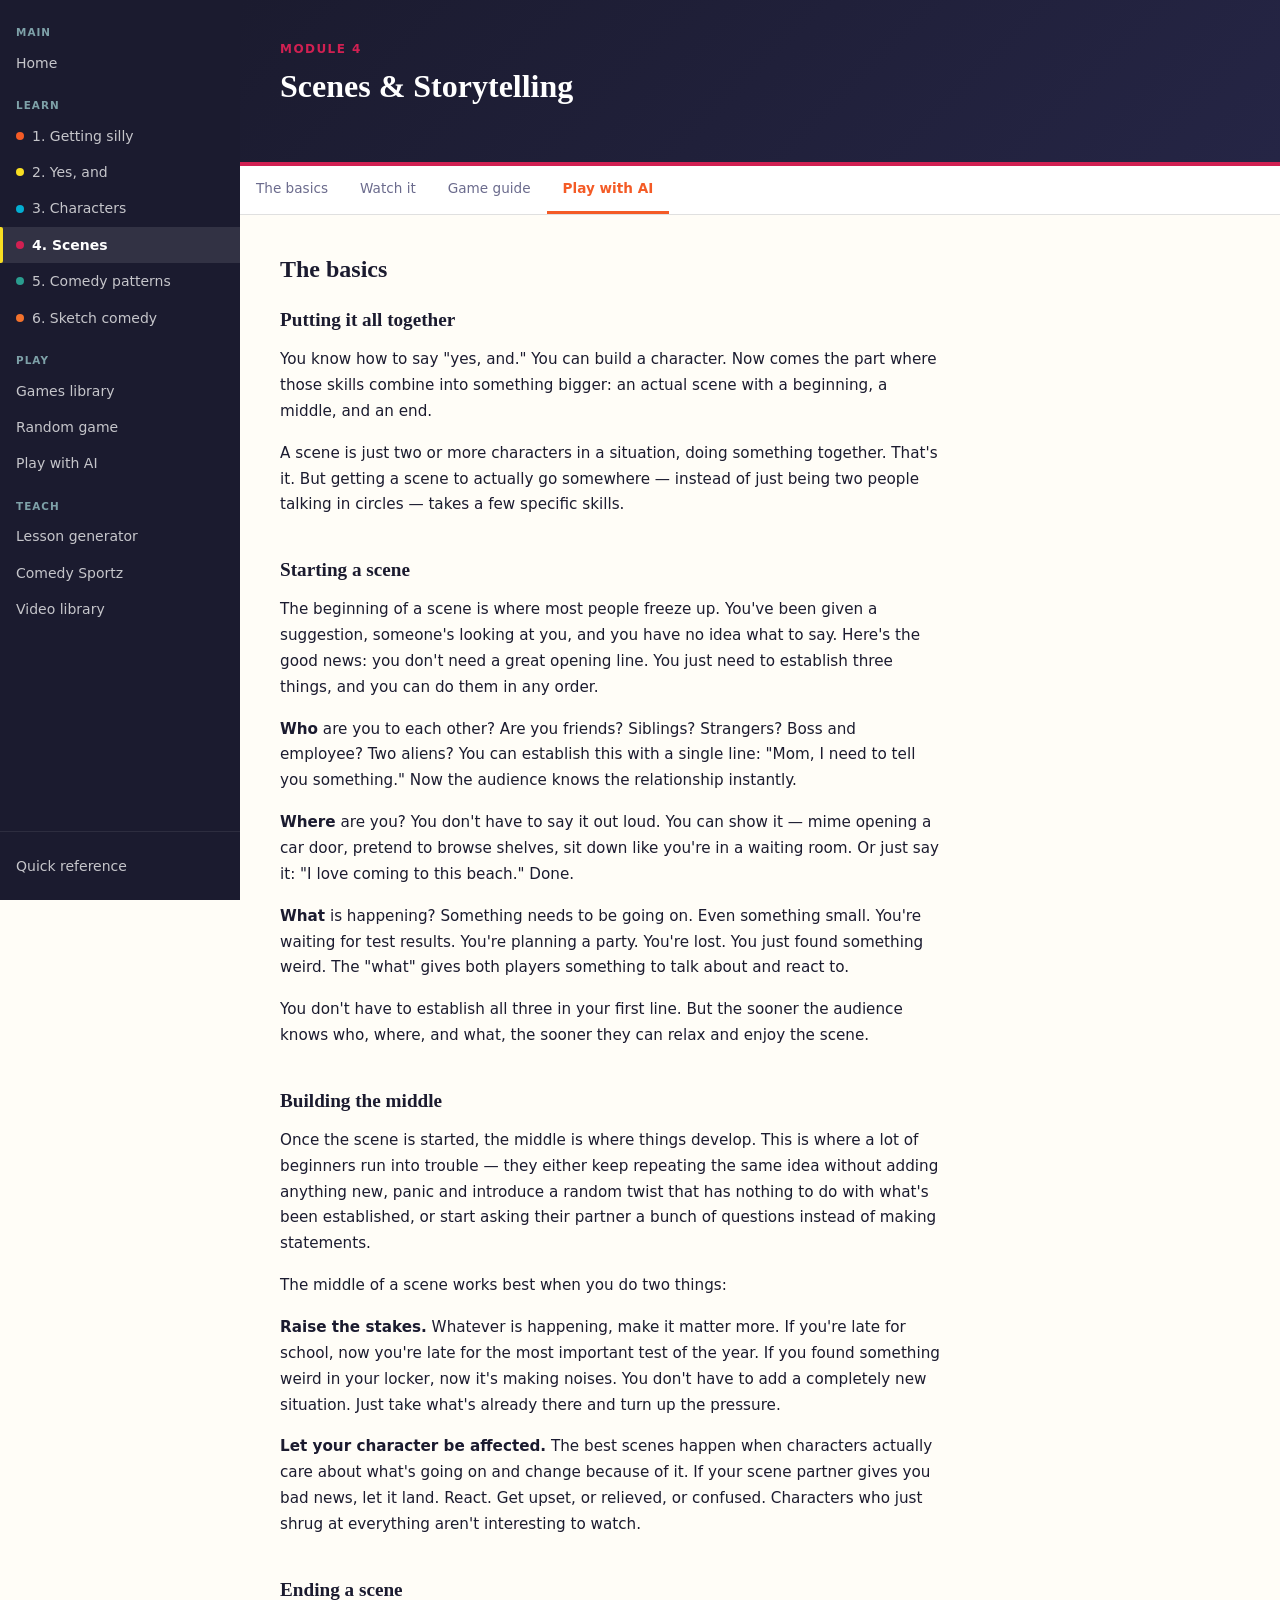
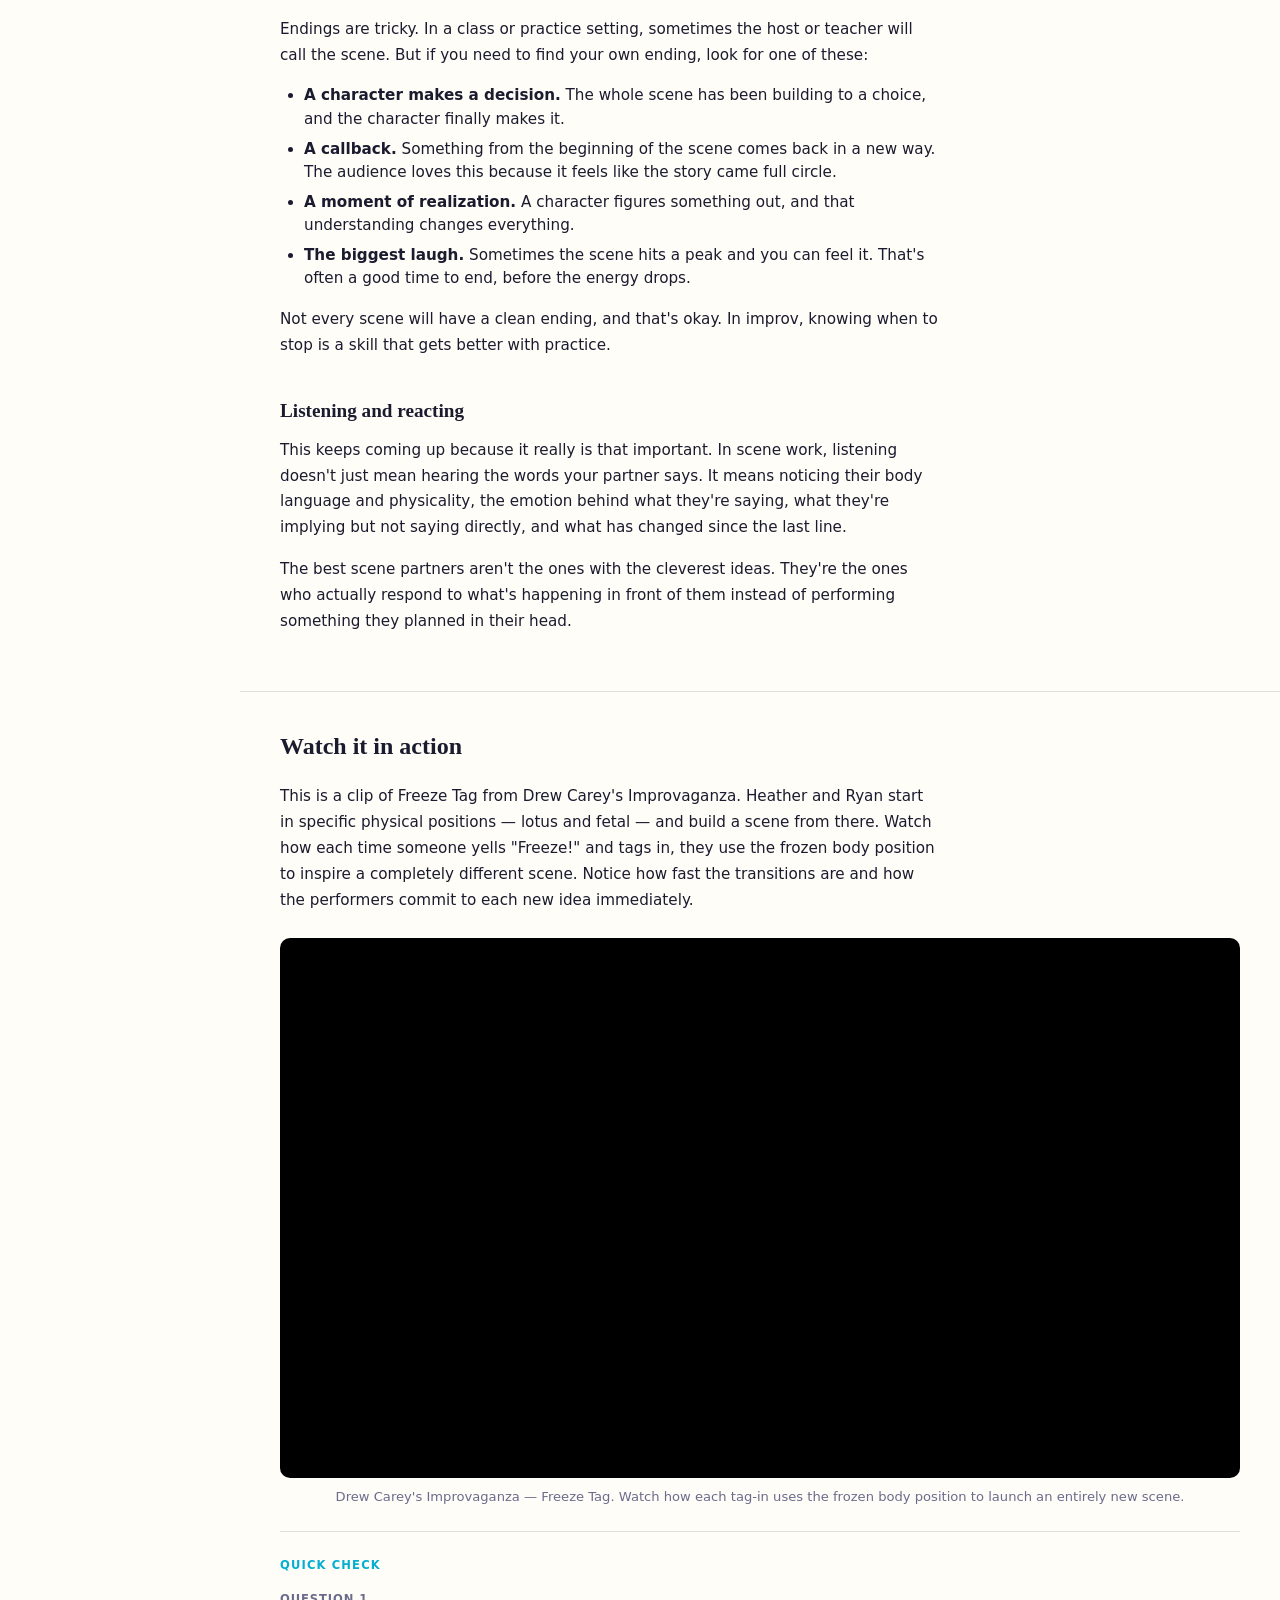
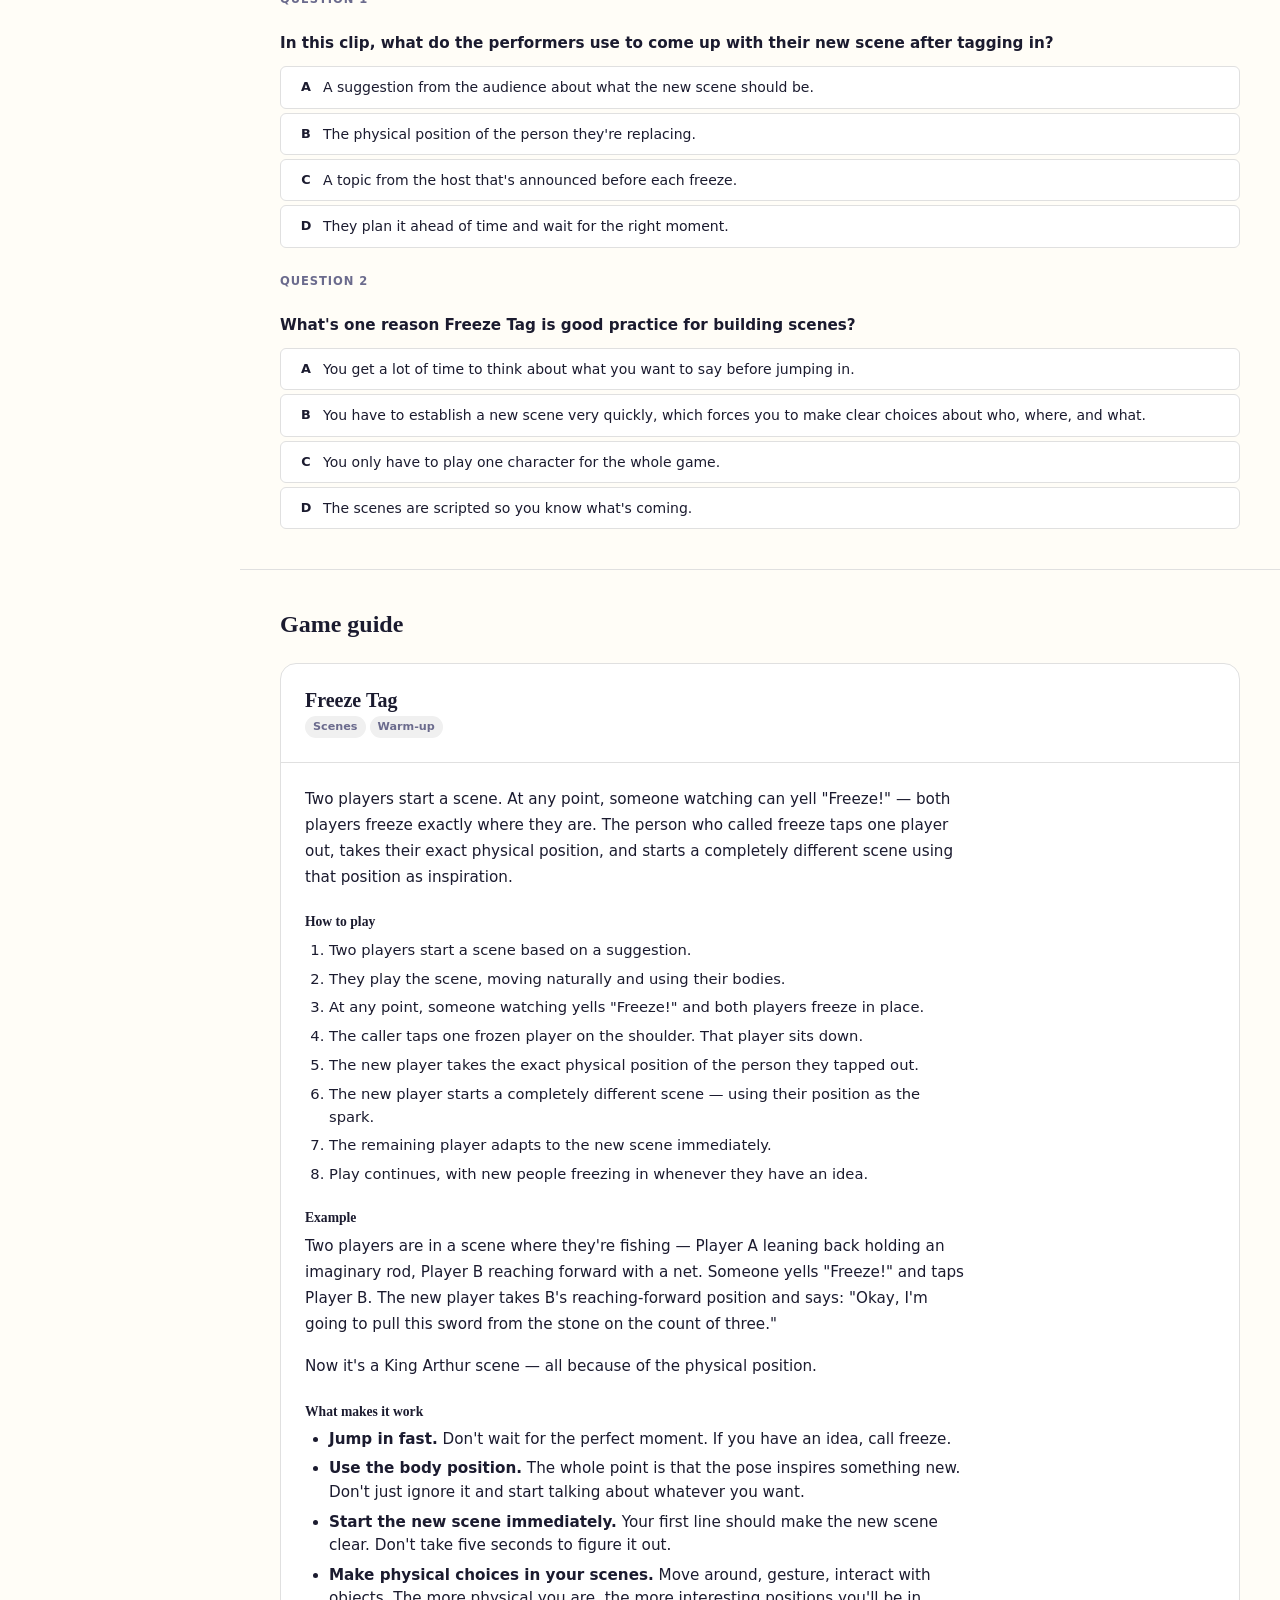
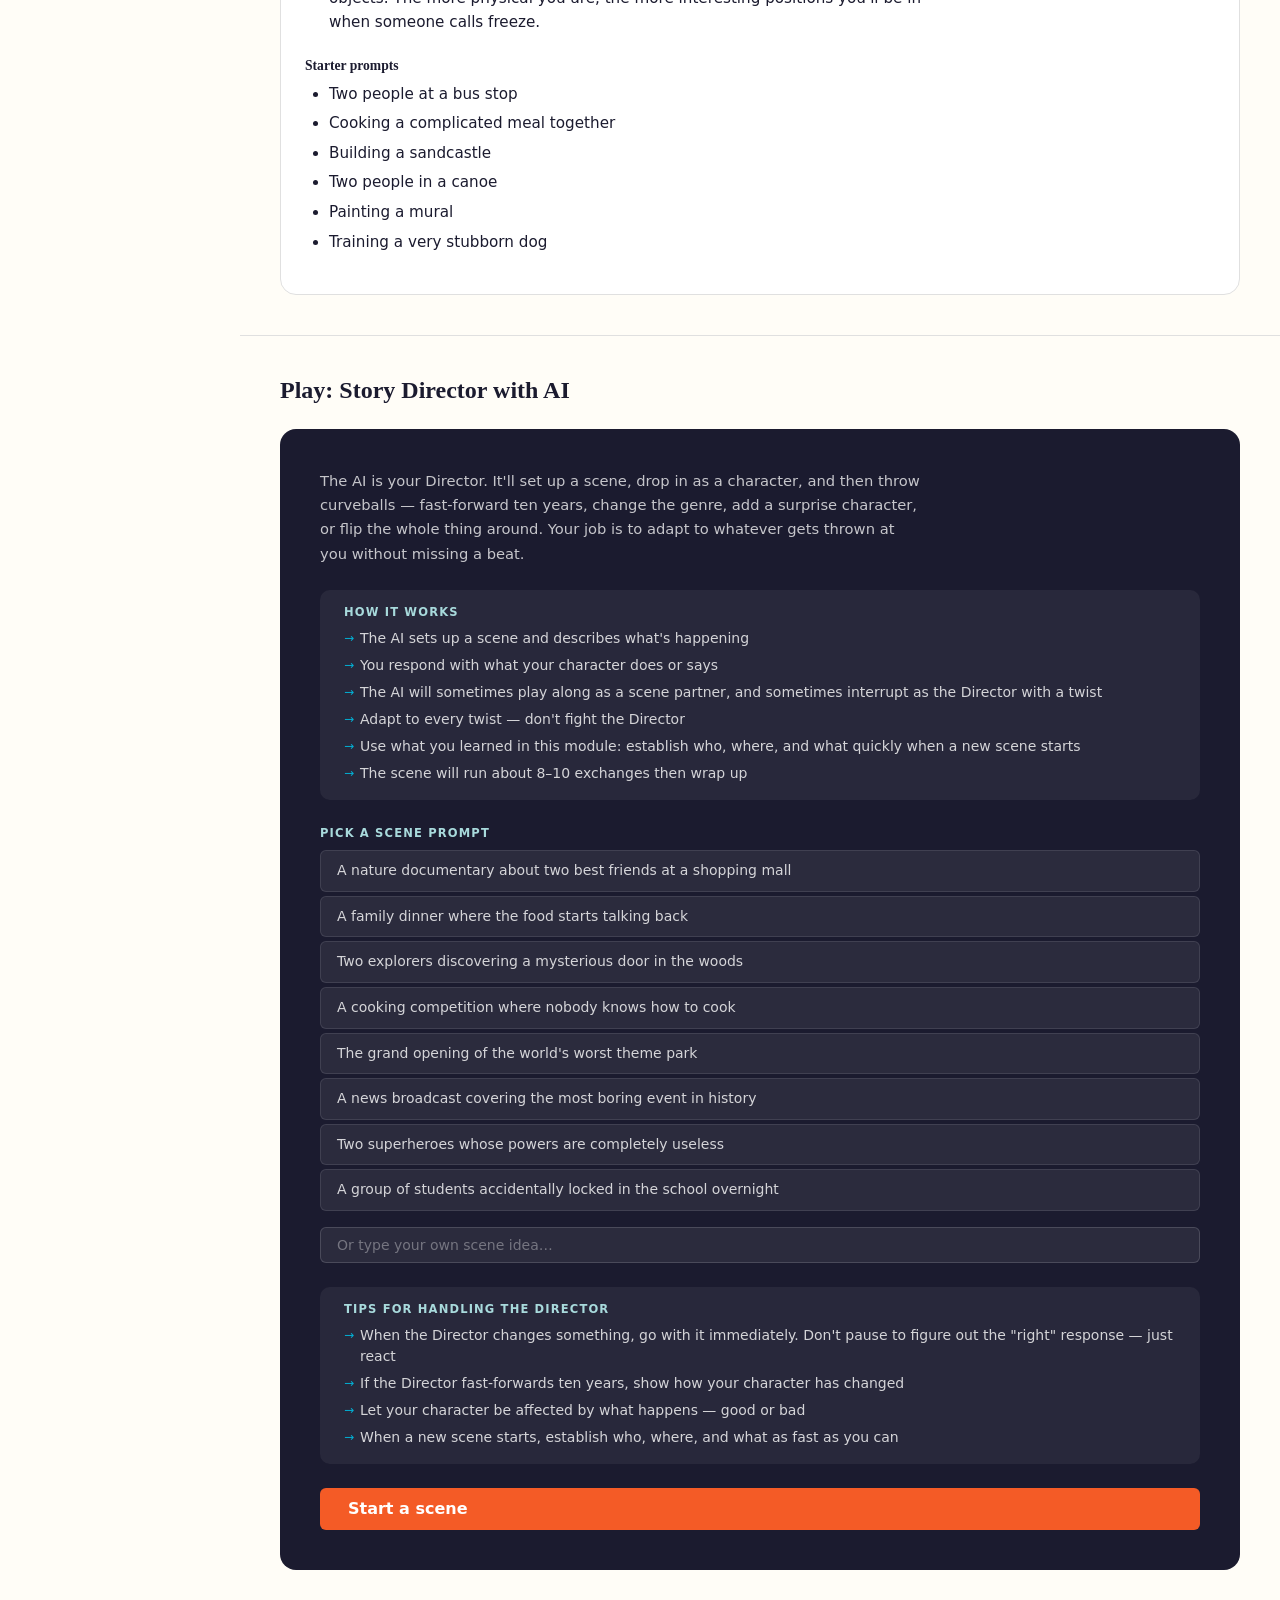
<file: modules/module4.html>
<!DOCTYPE html>
<html lang="en">
<head>
  <!-- Google Analytics -->
  <script async src="https://www.googletagmanager.com/gtag/js?id=G-CF0EN0QGSH"></script>
  <script>
    window.dataLayer = window.dataLayer || [];
    function gtag(){dataLayer.push(arguments);}
    gtag('js', new Date());
    gtag('config', 'G-CF0EN0QGSH');
  </script>
  <meta charset="UTF-8">
  <meta name="viewport" content="width=device-width, initial-scale=1.0">
  <title>Module 4: Scenes &amp; Storytelling — The Improv Hub</title>
  <link rel="stylesheet" href="../style.css">
  <link rel="stylesheet" href="module.css">
</head>
<body>

  <button class="sidebar-toggle" id="sidebar-toggle" aria-label="Open navigation menu" aria-expanded="false" aria-controls="sidebar">☰</button>
  <div class="sidebar-overlay" id="sidebar-overlay" aria-hidden="true"></div>

  <div class="site-wrapper">

    <!-- ============================================================
         SIDEBAR
    ============================================================ -->
    <nav class="sidebar" id="sidebar" aria-label="Main navigation">
      <div class="sidebar-nav">
        <div class="nav-group">
          <div class="nav-group-label">Main</div>
          <a href="../index.html" class="nav-link">Home</a>
        </div>
        <div class="nav-group">
          <div class="nav-group-label">Learn</div>
          <a href="module1.html" class="nav-link"><span class="module-dot" style="background-color: var(--module-1-color);" aria-hidden="true"></span>1. Getting silly</a>
          <a href="module2.html" class="nav-link"><span class="module-dot" style="background-color: var(--module-2-color);" aria-hidden="true"></span>2. Yes, and</a>
          <a href="module3.html" class="nav-link"><span class="module-dot" style="background-color: var(--module-3-color);" aria-hidden="true"></span>3. Characters</a>
          <a href="module4.html" class="nav-link"><span class="module-dot" style="background-color: var(--module-4-color);" aria-hidden="true"></span>4. Scenes</a>
          <a href="module5.html" class="nav-link"><span class="module-dot" style="background-color: var(--module-5-color);" aria-hidden="true"></span>5. Comedy patterns</a>
          <a href="module6.html" class="nav-link"><span class="module-dot" style="background-color: var(--module-6-color);" aria-hidden="true"></span>6. Sketch comedy</a>
        </div>
        <div class="nav-group">
          <div class="nav-group-label">Play</div>
          <a href="../games/library.html" class="nav-link">Games library</a>
          <a href="../play/ai-play.html?random=1" class="nav-link">Random game</a>
          <a href="../play/ai-play.html" class="nav-link">Play with AI</a>
        </div>
        <div class="nav-group">
          <div class="nav-group-label">Teach</div>
          <a href="../teach/lesson-generator.html" class="nav-link">Lesson generator</a>
          <a href="../teach/comedysportz.html" class="nav-link">Comedy Sportz</a>
          <a href="../videos/library.html" class="nav-link">Video library</a>
        </div>
      </div>
      <div class="sidebar-footer">
        <a href="../reference.html" class="nav-link">Quick reference</a>
      </div>
    </nav>


    <!-- ============================================================
         MAIN CONTENT
    ============================================================ -->
    <main class="main-content" id="main-content">

      <!-- Module header -->
      <header class="module-hero" style="--module-color: var(--module-4-color);" aria-labelledby="module-title">
        <p class="module-eyebrow">Module 4</p>
        <h1 id="module-title">Scenes &amp; Storytelling</h1>
      </header>

      <!-- Section tab bar -->
      <nav class="module-tabs" aria-label="Module sections">
        <a href="#basics" class="module-tab">The basics</a>
        <a href="#watch"  class="module-tab">Watch it</a>
        <a href="#games"  class="module-tab">Game guide</a>
        <a href="#play"   class="module-tab">Play with AI</a>
      </nav>


      <!-- ======================================================
           SECTION 1: THE BASICS
      ====================================================== -->
      <section id="basics" class="module-section" aria-labelledby="basics-heading">
        <h2 class="module-section-heading" id="basics-heading">The basics</h2>

        <!-- Putting it all together -->
        <div class="module-subsection">
          <h3 class="module-subsection-heading">Putting it all together</h3>
          <div class="module-prose">
            <p>
              You know how to say "yes, and." You can build a character. Now comes the part where
              those skills combine into something bigger: an actual scene with a beginning, a
              middle, and an end.
            </p>
            <p>
              A scene is just two or more characters in a situation, doing something together.
              That's it. But getting a scene to actually go somewhere — instead of just being
              two people talking in circles — takes a few specific skills.
            </p>
          </div>
        </div>

        <!-- Starting a scene -->
        <div class="module-subsection">
          <h3 class="module-subsection-heading">Starting a scene</h3>
          <div class="module-prose">
            <p>
              The beginning of a scene is where most people freeze up. You've been given a
              suggestion, someone's looking at you, and you have no idea what to say. Here's
              the good news: you don't need a great opening line. You just need to establish
              three things, and you can do them in any order.
            </p>
            <p>
              <strong>Who</strong> are you to each other? Are you friends? Siblings? Strangers?
              Boss and employee? Two aliens? You can establish this with a single line: "Mom,
              I need to tell you something." Now the audience knows the relationship instantly.
            </p>
            <p>
              <strong>Where</strong> are you? You don't have to say it out loud. You can show
              it — mime opening a car door, pretend to browse shelves, sit down like you're in
              a waiting room. Or just say it: "I love coming to this beach." Done.
            </p>
            <p>
              <strong>What</strong> is happening? Something needs to be going on. Even something
              small. You're waiting for test results. You're planning a party. You're lost. You
              just found something weird. The "what" gives both players something to talk about
              and react to.
            </p>
            <p>
              You don't have to establish all three in your first line. But the sooner the
              audience knows who, where, and what, the sooner they can relax and enjoy the scene.
            </p>
          </div>
        </div>

        <!-- Building the middle -->
        <div class="module-subsection">
          <h3 class="module-subsection-heading">Building the middle</h3>
          <div class="module-prose">
            <p>
              Once the scene is started, the middle is where things develop. This is where a
              lot of beginners run into trouble — they either keep repeating the same idea
              without adding anything new, panic and introduce a random twist that has nothing
              to do with what's been established, or start asking their partner a bunch of
              questions instead of making statements.
            </p>
            <p>
              The middle of a scene works best when you do two things:
            </p>
            <p>
              <strong>Raise the stakes.</strong> Whatever is happening, make it matter more. If
              you're late for school, now you're late for the most important test of the year.
              If you found something weird in your locker, now it's making noises. You don't
              have to add a completely new situation. Just take what's already there and turn
              up the pressure.
            </p>
            <p>
              <strong>Let your character be affected.</strong> The best scenes happen when
              characters actually care about what's going on and change because of it. If your
              scene partner gives you bad news, let it land. React. Get upset, or relieved, or
              confused. Characters who just shrug at everything aren't interesting to watch.
            </p>
          </div>
        </div>

        <!-- Ending a scene -->
        <div class="module-subsection">
          <h3 class="module-subsection-heading">Ending a scene</h3>
          <div class="module-prose">
            <p>
              Endings are tricky. In a class or practice setting, sometimes the host or teacher
              will call the scene. But if you need to find your own ending, look for one of these:
            </p>
            <ul>
              <li>
                <strong>A character makes a decision.</strong> The whole scene has been building
                to a choice, and the character finally makes it.
              </li>
              <li>
                <strong>A callback.</strong> Something from the beginning of the scene comes back
                in a new way. The audience loves this because it feels like the story came full
                circle.
              </li>
              <li>
                <strong>A moment of realization.</strong> A character figures something out, and
                that understanding changes everything.
              </li>
              <li>
                <strong>The biggest laugh.</strong> Sometimes the scene hits a peak and you can
                feel it. That's often a good time to end, before the energy drops.
              </li>
            </ul>
            <p>
              Not every scene will have a clean ending, and that's okay. In improv, knowing when
              to stop is a skill that gets better with practice.
            </p>
          </div>
        </div>

        <!-- Listening and reacting -->
        <div class="module-subsection">
          <h3 class="module-subsection-heading">Listening and reacting</h3>
          <div class="module-prose">
            <p>
              This keeps coming up because it really is that important. In scene work, listening
              doesn't just mean hearing the words your partner says. It means noticing their body
              language and physicality, the emotion behind what they're saying, what they're
              implying but not saying directly, and what has changed since the last line.
            </p>
            <p>
              The best scene partners aren't the ones with the cleverest ideas. They're the ones
              who actually respond to what's happening in front of them instead of performing
              something they planned in their head.
            </p>
          </div>
        </div>

      </section>


      <!-- ======================================================
           SECTION 2: WATCH IT IN ACTION
      ====================================================== -->
      <section id="watch" class="module-section" aria-labelledby="watch-heading">
        <h2 class="module-section-heading" id="watch-heading">Watch it in action</h2>

        <div class="module-prose" style="margin-bottom: var(--space-lg);">
          <p>
            This is a clip of Freeze Tag from Drew Carey's Improvaganza. Heather and Ryan start
            in specific physical positions — lotus and fetal — and build a scene from there.
            Watch how each time someone yells "Freeze!" and tags in, they use the frozen body
            position to inspire a completely different scene. Notice how fast the transitions
            are and how the performers commit to each new idea immediately.
          </p>
        </div>

        <!-- YouTube embed -->
        <div class="video-embed-wrapper">
          <iframe
            src="https://www.youtube.com/embed/5ID8_fuVvfA"
            title="Drew Carey's Improvaganza — Freeze Tag"
            allow="accelerometer; autoplay; clipboard-write; encrypted-media; gyroscope; picture-in-picture"
            allowfullscreen
          ></iframe>
        </div>
        <p class="video-caption">
          Drew Carey's Improvaganza — Freeze Tag. Watch how each tag-in uses the frozen body
          position to launch an entirely new scene.
        </p>

        <!-- Quick check quiz -->
        <p class="quick-check-label">Quick check</p>

        <div class="quiz">

          <div class="quiz-question" data-correct="b">
            <p class="quiz-q-number">Question 1</p>
            <p class="quiz-q-text">In this clip, what do the performers use to come up with their new scene after tagging in?</p>
            <div class="quiz-options">
              <button class="quiz-option" data-option="a">
                <span class="quiz-letter">A</span>
                A suggestion from the audience about what the new scene should be.
              </button>
              <button class="quiz-option" data-option="b">
                <span class="quiz-letter">B</span>
                The physical position of the person they're replacing.
              </button>
              <button class="quiz-option" data-option="c">
                <span class="quiz-letter">C</span>
                A topic from the host that's announced before each freeze.
              </button>
              <button class="quiz-option" data-option="d">
                <span class="quiz-letter">D</span>
                They plan it ahead of time and wait for the right moment.
              </button>
            </div>
            <p class="quiz-feedback correct" hidden>
              Exactly. The whole point of Freeze Tag is that the body position inspires the new scene — that constraint is what forces creative thinking.
            </p>
            <p class="quiz-feedback incorrect" hidden>
              Not quite. The body position of the frozen player is everything — it's the constraint that sparks the new idea. That's what makes the game interesting.
            </p>
          </div>

          <div class="quiz-question" data-correct="b">
            <p class="quiz-q-number">Question 2</p>
            <p class="quiz-q-text">What's one reason Freeze Tag is good practice for building scenes?</p>
            <div class="quiz-options">
              <button class="quiz-option" data-option="a">
                <span class="quiz-letter">A</span>
                You get a lot of time to think about what you want to say before jumping in.
              </button>
              <button class="quiz-option" data-option="b">
                <span class="quiz-letter">B</span>
                You have to establish a new scene very quickly, which forces you to make clear choices about who, where, and what.
              </button>
              <button class="quiz-option" data-option="c">
                <span class="quiz-letter">C</span>
                You only have to play one character for the whole game.
              </button>
              <button class="quiz-option" data-option="d">
                <span class="quiz-letter">D</span>
                The scenes are scripted so you know what's coming.
              </button>
            </div>
            <p class="quiz-feedback correct" hidden>
              Right. Every tag-in is a cold start — you have about two seconds to establish a whole new scene. That pressure is great practice for the most important part of scene-building.
            </p>
            <p class="quiz-feedback incorrect" hidden>
              Not quite. The whole challenge of Freeze Tag is that you get almost no time — you tag in and immediately have to establish who, where, and what. That speed is the training.
            </p>
          </div>

        </div><!-- /quiz -->

      </section>


      <!-- ======================================================
           SECTION 3: GAME GUIDE
      ====================================================== -->
      <section id="games" class="module-section" aria-labelledby="games-heading">
        <h2 class="module-section-heading" id="games-heading">Game guide</h2>

        <!-- Game spotlight: Freeze Tag -->
        <div class="game-spotlight">
          <div class="game-spotlight-header">
            <div>
              <h3 class="game-spotlight-title">Freeze Tag</h3>
              <div style="display: flex; gap: var(--space-xs); flex-wrap: wrap; margin-top: var(--space-xs);">
                <span class="tag tag-scenes">Scenes</span>
                <span class="tag tag-warm-ups">Warm-up</span>
              </div>
            </div>
          </div>

          <div class="game-spotlight-body">
            <div class="module-prose">
              <p>
                Two players start a scene. At any point, someone watching can yell "Freeze!"
                — both players freeze exactly where they are. The person who called freeze taps
                one player out, takes their exact physical position, and starts a completely
                different scene using that position as inspiration.
              </p>
            </div>

            <h4 style="font-size: 0.85rem; font-weight: 700; color: var(--color-dark-text); margin: var(--space-lg) 0 var(--space-sm);">How to play</h4>
            <div class="module-prose">
              <ol>
                <li>Two players start a scene based on a suggestion.</li>
                <li>They play the scene, moving naturally and using their bodies.</li>
                <li>At any point, someone watching yells "Freeze!" and both players freeze in place.</li>
                <li>The caller taps one frozen player on the shoulder. That player sits down.</li>
                <li>The new player takes the exact physical position of the person they tapped out.</li>
                <li>The new player starts a completely different scene — using their position as the spark.</li>
                <li>The remaining player adapts to the new scene immediately.</li>
                <li>Play continues, with new people freezing in whenever they have an idea.</li>
              </ol>
            </div>

            <!-- Example -->
            <h4 style="font-size: 0.85rem; font-weight: 700; color: var(--color-dark-text); margin: var(--space-lg) 0 var(--space-sm);">Example</h4>
            <div class="module-prose">
              <p>
                Two players are in a scene where they're fishing — Player A leaning back holding
                an imaginary rod, Player B reaching forward with a net. Someone yells "Freeze!"
                and taps Player B. The new player takes B's reaching-forward position and says:
                "Okay, I'm going to pull this sword from the stone on the count of three."
              </p>
              <p>
                Now it's a King Arthur scene — all because of the physical position.
              </p>
            </div>

            <h4 style="font-size: 0.85rem; font-weight: 700; color: var(--color-dark-text); margin: var(--space-lg) 0 var(--space-sm);">What makes it work</h4>
            <div class="module-prose">
              <ul>
                <li>
                  <strong>Jump in fast.</strong> Don't wait for the perfect moment. If you have
                  an idea, call freeze.
                </li>
                <li>
                  <strong>Use the body position.</strong> The whole point is that the pose
                  inspires something new. Don't just ignore it and start talking about whatever
                  you want.
                </li>
                <li>
                  <strong>Start the new scene immediately.</strong> Your first line should make
                  the new scene clear. Don't take five seconds to figure it out.
                </li>
                <li>
                  <strong>Make physical choices in your scenes.</strong> Move around, gesture,
                  interact with objects. The more physical you are, the more interesting positions
                  you'll be in when someone calls freeze.
                </li>
              </ul>
            </div>

            <h4 style="font-size: 0.85rem; font-weight: 700; color: var(--color-dark-text); margin: var(--space-lg) 0 var(--space-sm);">Starter prompts</h4>
            <div class="module-prose">
              <ul>
                <li>Two people at a bus stop</li>
                <li>Cooking a complicated meal together</li>
                <li>Building a sandcastle</li>
                <li>Two people in a canoe</li>
                <li>Painting a mural</li>
                <li>Training a very stubborn dog</li>
              </ul>
            </div>

          </div>
        </div><!-- /game-spotlight -->

      </section>


      <!-- ======================================================
           SECTION 4: PLAY WITH AI
           States: setup → (api key overlay if needed) → chat → reflection
           The AI acts as both scene partner and Director, alternating.
      ====================================================== -->
      <section id="play" class="module-section" aria-labelledby="play-heading">
        <h2 class="module-section-heading" id="play-heading">Play: Story Director with AI</h2>

        <div class="ai-play-zone">

          <!-- ---- SETUP PANEL ---- -->
          <div class="ai-panel" id="ai-setup">

            <p class="ai-panel-intro">
              The AI is your Director. It'll set up a scene, drop in as a character, and then
              throw curveballs — fast-forward ten years, change the genre, add a surprise
              character, or flip the whole thing around. Your job is to adapt to whatever gets
              thrown at you without missing a beat.
            </p>

            <div class="ai-how-it-works">
              <h3>How it works</h3>
              <ul>
                <li>The AI sets up a scene and describes what's happening</li>
                <li>You respond with what your character does or says</li>
                <li>The AI will sometimes play along as a scene partner, and sometimes interrupt as the Director with a twist</li>
                <li>Adapt to every twist — don't fight the Director</li>
                <li>Use what you learned in this module: establish who, where, and what quickly when a new scene starts</li>
                <li>The scene will run about 8–10 exchanges then wrap up</li>
              </ul>
            </div>

            <!-- Scene prompt picker -->
            <p class="prompt-picker-label">Pick a scene prompt</p>
            <div class="prompt-list" id="prompt-list" role="radiogroup" aria-label="Scene prompts">

              <button class="prompt-option" data-prompt="A nature documentary about two best friends at a shopping mall" role="radio" aria-checked="false">
                A nature documentary about two best friends at a shopping mall
              </button>
              <button class="prompt-option" data-prompt="A family dinner where the food starts talking back" role="radio" aria-checked="false">
                A family dinner where the food starts talking back
              </button>
              <button class="prompt-option" data-prompt="Two explorers discovering a mysterious door in the woods" role="radio" aria-checked="false">
                Two explorers discovering a mysterious door in the woods
              </button>
              <button class="prompt-option" data-prompt="A cooking competition where nobody knows how to cook" role="radio" aria-checked="false">
                A cooking competition where nobody knows how to cook
              </button>
              <button class="prompt-option" data-prompt="The grand opening of the world's worst theme park" role="radio" aria-checked="false">
                The grand opening of the world's worst theme park
              </button>
              <button class="prompt-option" data-prompt="A news broadcast covering the most boring event in history" role="radio" aria-checked="false">
                A news broadcast covering the most boring event in history
              </button>
              <button class="prompt-option" data-prompt="Two superheroes whose powers are completely useless" role="radio" aria-checked="false">
                Two superheroes whose powers are completely useless
              </button>
              <button class="prompt-option" data-prompt="A group of students accidentally locked in the school overnight" role="radio" aria-checked="false">
                A group of students accidentally locked in the school overnight
              </button>

            </div>

            <!-- Custom prompt -->
            <div class="prompt-custom">
              <input
                type="text"
                id="custom-prompt-input"
                class="prompt-custom-input"
                placeholder="Or type your own scene idea…"
                maxlength="200"
              >
            </div>

            <!-- Tips -->
            <div class="ai-how-it-works" style="margin-bottom: var(--space-lg);">
              <h3>Tips for handling the Director</h3>
              <ul>
                <li>When the Director changes something, go with it immediately. Don't pause to figure out the "right" response — just react</li>
                <li>If the Director fast-forwards ten years, show how your character has changed</li>
                <li>Let your character be affected by what happens — good or bad</li>
                <li>When a new scene starts, establish who, where, and what as fast as you can</li>
              </ul>
            </div>

            <!-- Start button -->
            <button class="btn btn-orange btn-lg" id="start-scene-btn" style="width: 100%;">
              Start a scene
            </button>

          </div><!-- /ai-setup -->


          <!-- ---- CHAT PANEL ---- -->
          <div class="ai-panel" id="ai-chat" hidden style="padding: 0;">

            <!-- Chat header bar -->
            <div class="chat-header">
              <span class="chat-game-title">🎬 Story Director</span>
              <span class="chat-round-counter" id="round-display">Exchange 1</span>
            </div>

            <!-- Message list -->
            <div class="chat-messages" id="chat-messages" aria-live="polite" aria-label="Scene conversation">
              <!-- Messages injected by JavaScript -->
            </div>

            <!-- Input area -->
            <div class="chat-input-area">
              <div class="chat-input-row">
                <textarea
                  class="chat-input"
                  id="chat-input"
                  placeholder="What does your character do or say…"
                  rows="2"
                  aria-label="Your line in the scene"
                ></textarea>
                <button class="chat-mic-btn" id="mic-btn" aria-label="Speak your line" title="Speak your line">🎤</button>
                <button class="chat-send-btn" id="chat-send-btn" aria-label="Send">
                  Send →
                </button>
              </div>
              <div class="chat-actions-row">
                <span style="font-size: 0.72rem; color: rgba(255,255,255,0.3);">Ctrl+Enter to send</span>
                <button class="end-scene-btn" id="end-scene-btn">End scene</button>
              </div>
              <p class="chat-error" id="chat-error" aria-live="assertive"></p>
            </div>

          </div><!-- /ai-chat -->


          <!-- ---- REFLECTION PANEL ---- -->
          <div class="ai-panel" id="ai-reflect" hidden>

            <h2 class="reflection-heading">How'd that go?</h2>

            <p style="color: rgba(255,255,255,0.65); font-size: 0.875rem; margin-bottom: var(--space-lg);">
              No grades, no scores. Just a couple of things to think about:
            </p>

            <ul class="reflection-questions">
              <li>
                <span class="reflection-q-marker">→</span>
                How did you handle the Director's twists? Did you adapt quickly, or did you need a beat to figure it out?
              </li>
              <li>
                <span class="reflection-q-marker">→</span>
                Did the scene feel like it had a beginning, middle, and end — or did it just keep going in one direction?
              </li>
              <li>
                <span class="reflection-q-marker">→</span>
                Was there a moment where the story surprised you or went somewhere you didn't expect?
              </li>
            </ul>

            <p class="reflection-coda">
              The more you practice adapting to surprises, the better you get at thinking on your
              feet. That skill transfers to every other improv game you'll ever do. Try again
              with a different scene and see how your approach changes.
            </p>

            <div class="reflection-actions">
              <button class="btn btn-yellow" id="play-again-btn">Play again</button>
              <button class="btn btn-teal"   id="try-prompt-btn">Try a different scene</button>
              <a href="module5.html" class="btn btn-outline">Continue to Module 5 →</a>
            </div>

          </div><!-- /ai-reflect -->

        </div><!-- /ai-play-zone -->
      </section>

    </main><!-- /main-content -->
  </div><!-- /site-wrapper -->


  <!-- ============================================================
       SCRIPTS
  ============================================================ -->
  <script src="../js/navigation.js"></script>
  <script src="../js/ai-engine.js"></script>
  <script src="../js/interactions.js"></script>

  <script>
  /* ============================================================
     Module 4 — AI Play controller
     Story Director. AI always starts (it sets up the scene),
     then alternates between playing scene partner and Director.
  ============================================================ */
  (function () {

    /* --- DOM refs --- */
    var setupPanel    = document.getElementById('ai-setup');
    var chatPanel     = document.getElementById('ai-chat');
    var reflectPanel  = document.getElementById('ai-reflect');
    var promptList    = document.getElementById('prompt-list');
    var customInput   = document.getElementById('custom-prompt-input');
    var startBtn      = document.getElementById('start-scene-btn');

    var chatMessages  = document.getElementById('chat-messages');
    var chatInput     = document.getElementById('chat-input');
    var sendBtn       = document.getElementById('chat-send-btn');
    var endSceneBtn   = document.getElementById('end-scene-btn');
    var roundDisplay  = document.getElementById('round-display');
    var chatError     = document.getElementById('chat-error');

    var playAgainBtn  = document.getElementById('play-again-btn');
    var tryPromptBtn  = document.getElementById('try-prompt-btn');

    /* --- State --- */
    var selectedPrompt = '';
    var isWaiting      = false;

    var MAX_ROUNDS           = 10;
    var PROMPT_BTN_THRESHOLD = 3;


    /* ============================================================
       PROMPT SELECTION
    ============================================================ */

    promptList.querySelectorAll('.prompt-option').forEach(function (btn) {
      btn.addEventListener('click', function () {
        promptList.querySelectorAll('.prompt-option').forEach(function (b) {
          b.classList.remove('selected');
          b.setAttribute('aria-checked', 'false');
        });
        btn.classList.add('selected');
        btn.setAttribute('aria-checked', 'true');
        selectedPrompt = btn.dataset.prompt;
        customInput.value = '';
      });
    });

    customInput.addEventListener('input', function () {
      if (customInput.value.trim()) {
        promptList.querySelectorAll('.prompt-option').forEach(function (b) {
          b.classList.remove('selected');
          b.setAttribute('aria-checked', 'false');
        });
        selectedPrompt = '';
      }
    });


    /* ============================================================
       START BUTTON
    ============================================================ */

    startBtn.addEventListener('click', function () {
      var prompt = customInput.value.trim() || selectedPrompt;
      if (!prompt) {
        promptList.style.outline = '2px solid var(--color-orange)';
        setTimeout(function () { promptList.style.outline = ''; }, 1200);
        customInput.focus();
        return;
      }
      selectedPrompt = prompt;

      beginGame();
    });


    /* ============================================================
       GAME FLOW
       The Director always opens — aiOpenScene() sets the scene up.
    ============================================================ */

    function beginGame() {
      setupPanel.hidden = true;
      chatPanel.hidden  = false;
      chatMessages.innerHTML = '';
      chatError.textContent  = '';
      roundDisplay.textContent = 'Exchange 1';
      endSceneBtn.classList.remove('prominent');

      AI_ENGINE.startSession('story-director', onAIMessage, onAIError);

      /* Director always opens by setting up the scene */
      setWaiting(true);
      addTypingIndicator();
      AI_ENGINE.aiOpenScene(
        'The scene prompt is: "' + selectedPrompt + '". ' +
        'Set up the scene as the Director, then drop in as a character with an opening line.'
      );
    }

    function onAIMessage(text, roundCount) {
      removeTypingIndicator();
      setWaiting(false);
      addMessage('ai', text);
      updateRoundDisplay(roundCount);
      chatInput.focus();

      if (roundCount >= MAX_ROUNDS) {
        setTimeout(endScene, 800);
      }
    }

    function onAIError(err) {
      removeTypingIndicator();
      setWaiting(false);

      if (err.code === 'RATE_LIMIT') {
        chatError.textContent = 'Too many requests — wait a moment and try again.';
        setTimeout(function () { chatError.textContent = ''; }, 4000);
      } else {
        chatError.textContent = 'Something went wrong. Try sending your line again.';
        setTimeout(function () { chatError.textContent = ''; }, 4000);
      }
    }


    /* ============================================================
       SENDING MESSAGES
    ============================================================ */

    function sendLine() {
      var text = chatInput.value.trim();
      if (!text || isWaiting) return;

      chatInput.value = '';
      addMessage('user', text);
      setWaiting(true);
      addTypingIndicator();

      AI_ENGINE.sendMessage(text);
    }

    sendBtn.addEventListener('click', sendLine);

    chatInput.addEventListener('keydown', function (e) {
      if ((e.ctrlKey || e.metaKey) && e.key === 'Enter') {
        e.preventDefault();
        sendLine();
      }
    });

    endSceneBtn.addEventListener('click', endScene);


    /* ============================================================
       SCENE END + REFLECTION
    ============================================================ */

    function endScene() {
      AI_ENGINE.endSession();
      chatPanel.hidden    = true;
      reflectPanel.hidden = false;
    }

    playAgainBtn.addEventListener('click', resetToSetup);
    tryPromptBtn.addEventListener('click', function () {
      resetToSetup();
      setTimeout(function () {
        promptList.scrollIntoView({ behavior: 'smooth', block: 'nearest' });
      }, 100);
    });

    function resetToSetup() {
      reflectPanel.hidden = true;
      chatPanel.hidden    = true;
      setupPanel.hidden   = false;
      promptList.querySelectorAll('.prompt-option').forEach(function (b) {
        b.classList.remove('selected');
        b.setAttribute('aria-checked', 'false');
      });
      customInput.value = '';
      selectedPrompt    = '';
    }


    /* ============================================================
       CHAT UI HELPERS
    ============================================================ */

    function addMessage(role, text) {
      var row = document.createElement('div');
      row.className = 'chat-message chat-message-' + role;

      if (role === 'ai') {
        var avatar = document.createElement('div');
        avatar.className = 'chat-avatar';
        avatar.setAttribute('aria-hidden', 'true');
        avatar.textContent = '🎬';
        row.appendChild(avatar);
      }

      var bubble = document.createElement('div');
      bubble.className = 'chat-bubble';
      /* Use markdown renderer for AI messages so bold/bullets display correctly */
      if (role === 'ai' && window.formatChatText) {
        bubble.innerHTML = window.formatChatText(text);
      } else {
        bubble.textContent = text;
      }
      row.appendChild(bubble);

      chatMessages.appendChild(row);
      chatMessages.scrollTop = chatMessages.scrollHeight;
    }

    function addTypingIndicator() {
      var row = document.createElement('div');
      row.className = 'chat-message chat-message-ai';
      row.id = 'typing-row';

      var avatar = document.createElement('div');
      avatar.className = 'chat-avatar';
      avatar.setAttribute('aria-hidden', 'true');
      avatar.textContent = '🎬';

      var indicator = document.createElement('div');
      indicator.className = 'typing-indicator';
      indicator.setAttribute('aria-label', 'Director is thinking');
      indicator.innerHTML = '<div class="typing-dot"></div><div class="typing-dot"></div><div class="typing-dot"></div>';

      row.appendChild(avatar);
      row.appendChild(indicator);
      chatMessages.appendChild(row);
      chatMessages.scrollTop = chatMessages.scrollHeight;
    }

    function removeTypingIndicator() {
      var row = document.getElementById('typing-row');
      if (row) row.remove();
    }

    function setWaiting(waiting) {
      isWaiting = waiting;
      chatInput.disabled = waiting;
      sendBtn.disabled   = waiting;
    }

    function updateRoundDisplay(roundCount) {
      roundDisplay.textContent = 'Exchange ' + roundCount;
      if (roundCount >= PROMPT_BTN_THRESHOLD) {
        endSceneBtn.classList.add('prominent');
      }
    }


    /* ============================================================
       MODULE TAB HIGHLIGHTING
    ============================================================ */

    var sections = document.querySelectorAll('.module-section');
    var tabs     = document.querySelectorAll('.module-tab');

    function updateActiveTabs() {
      var scrollPos = window.scrollY + 80;
      sections.forEach(function (sec) {
        if (sec.offsetTop <= scrollPos && sec.offsetTop + sec.offsetHeight > scrollPos) {
          tabs.forEach(function (t) { t.classList.remove('active'); });
          var match = document.querySelector('.module-tab[href="#' + sec.id + '"]');
          if (match) match.classList.add('active');
        }
      });
    }

    window.addEventListener('scroll', updateActiveTabs, { passive: true });
    updateActiveTabs();

  })();
  </script>

</body>
</html>
</file>
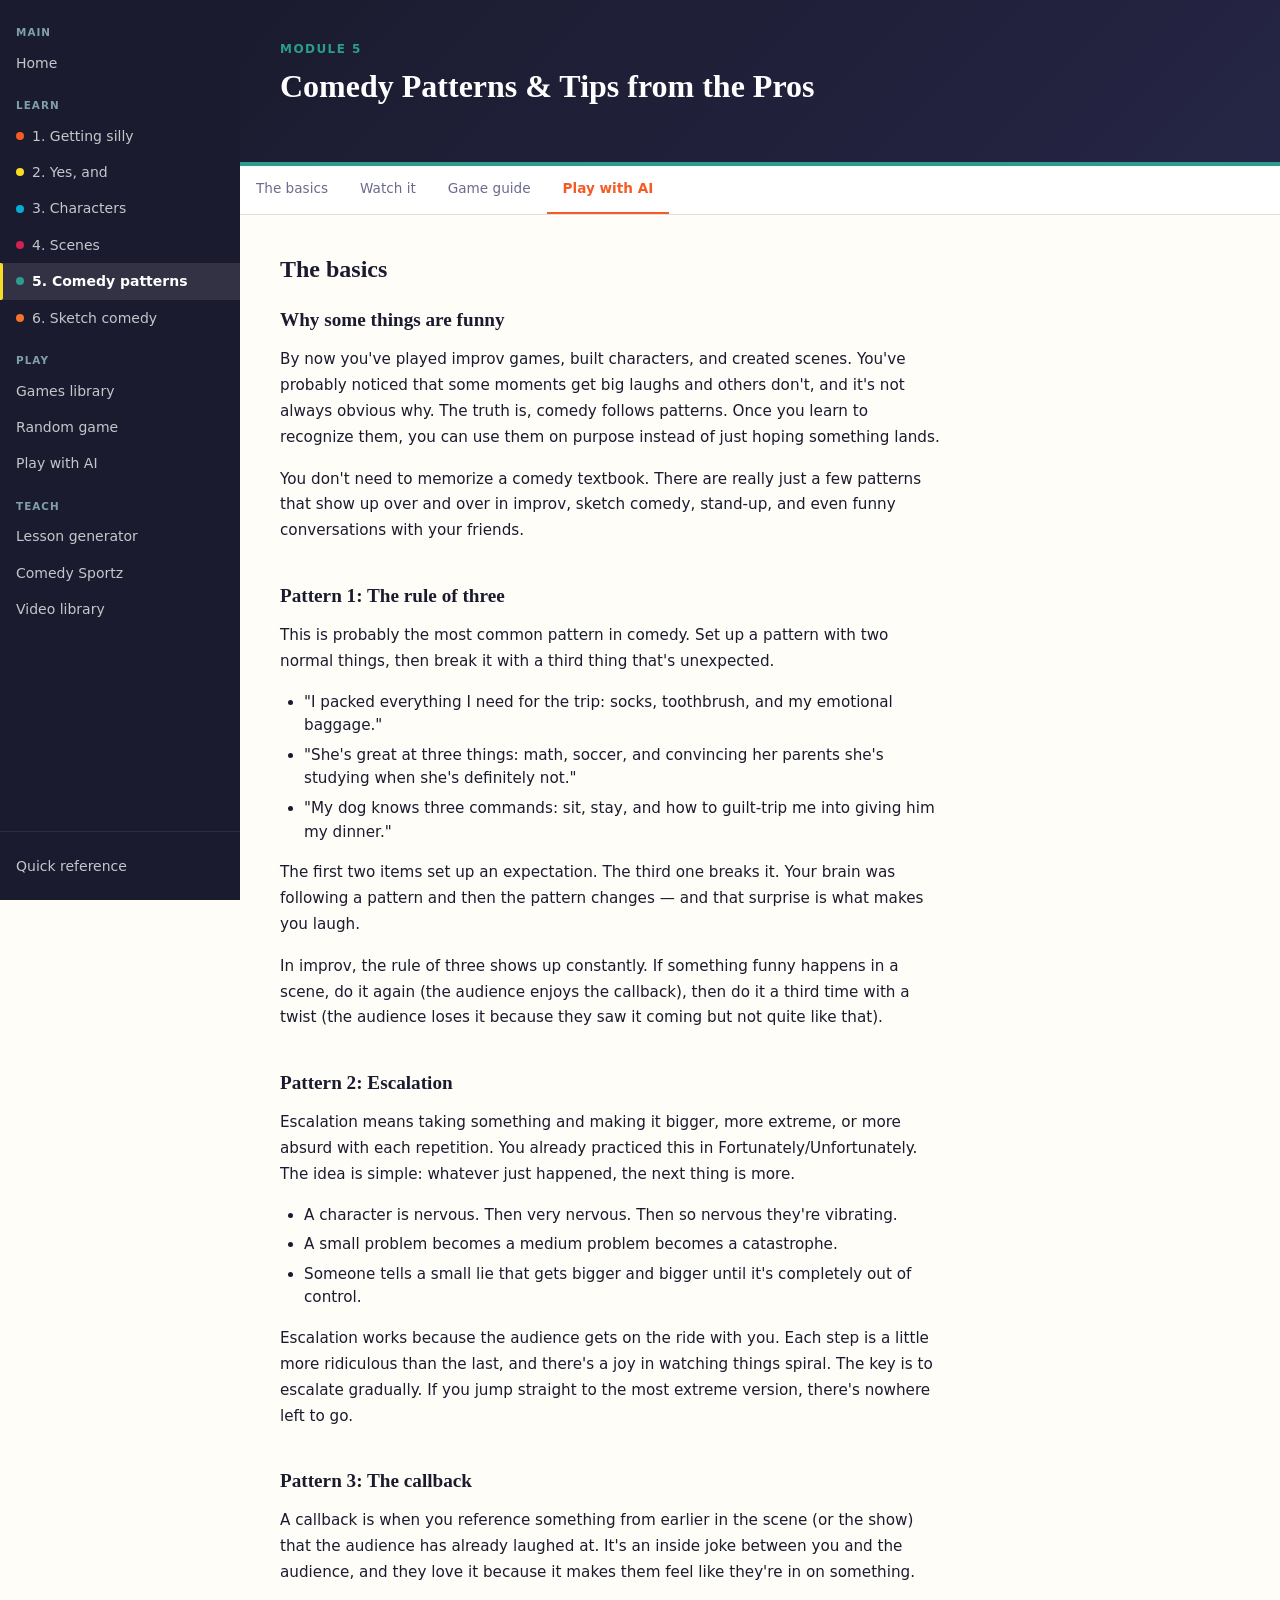
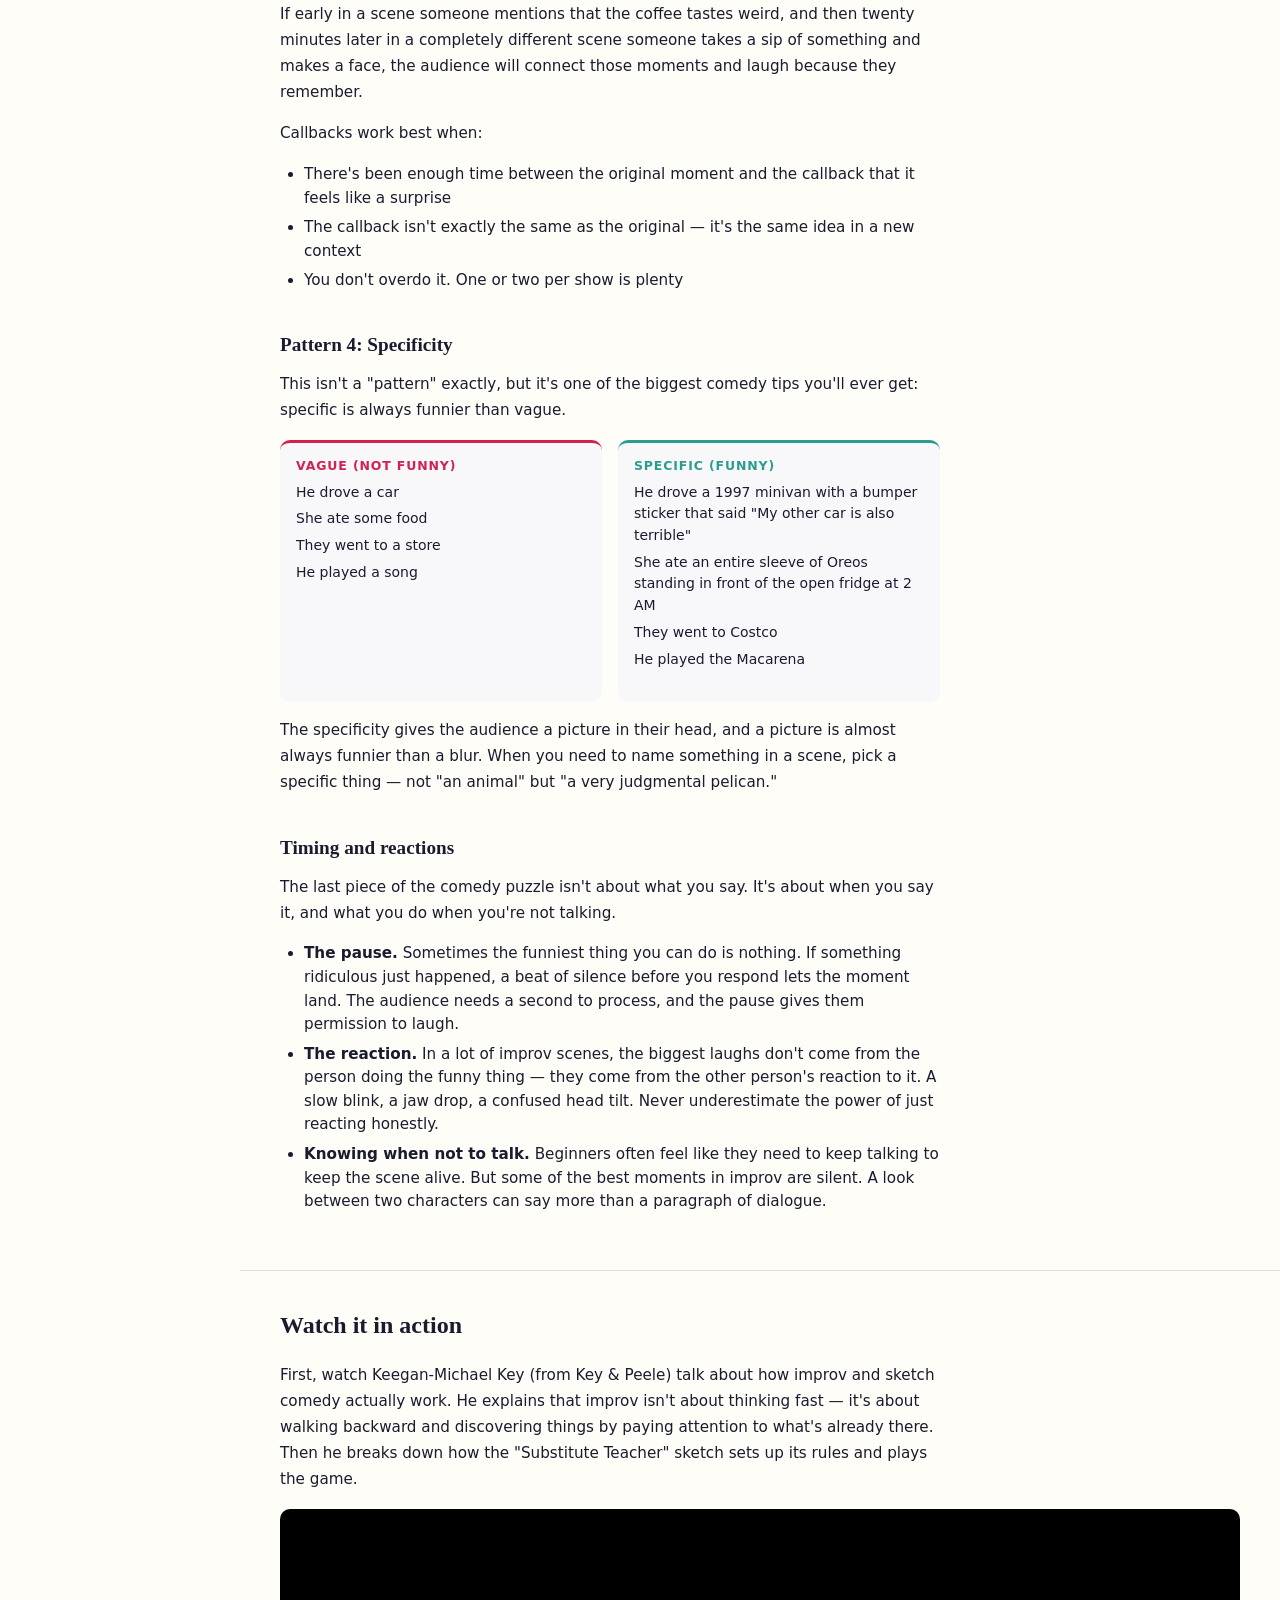
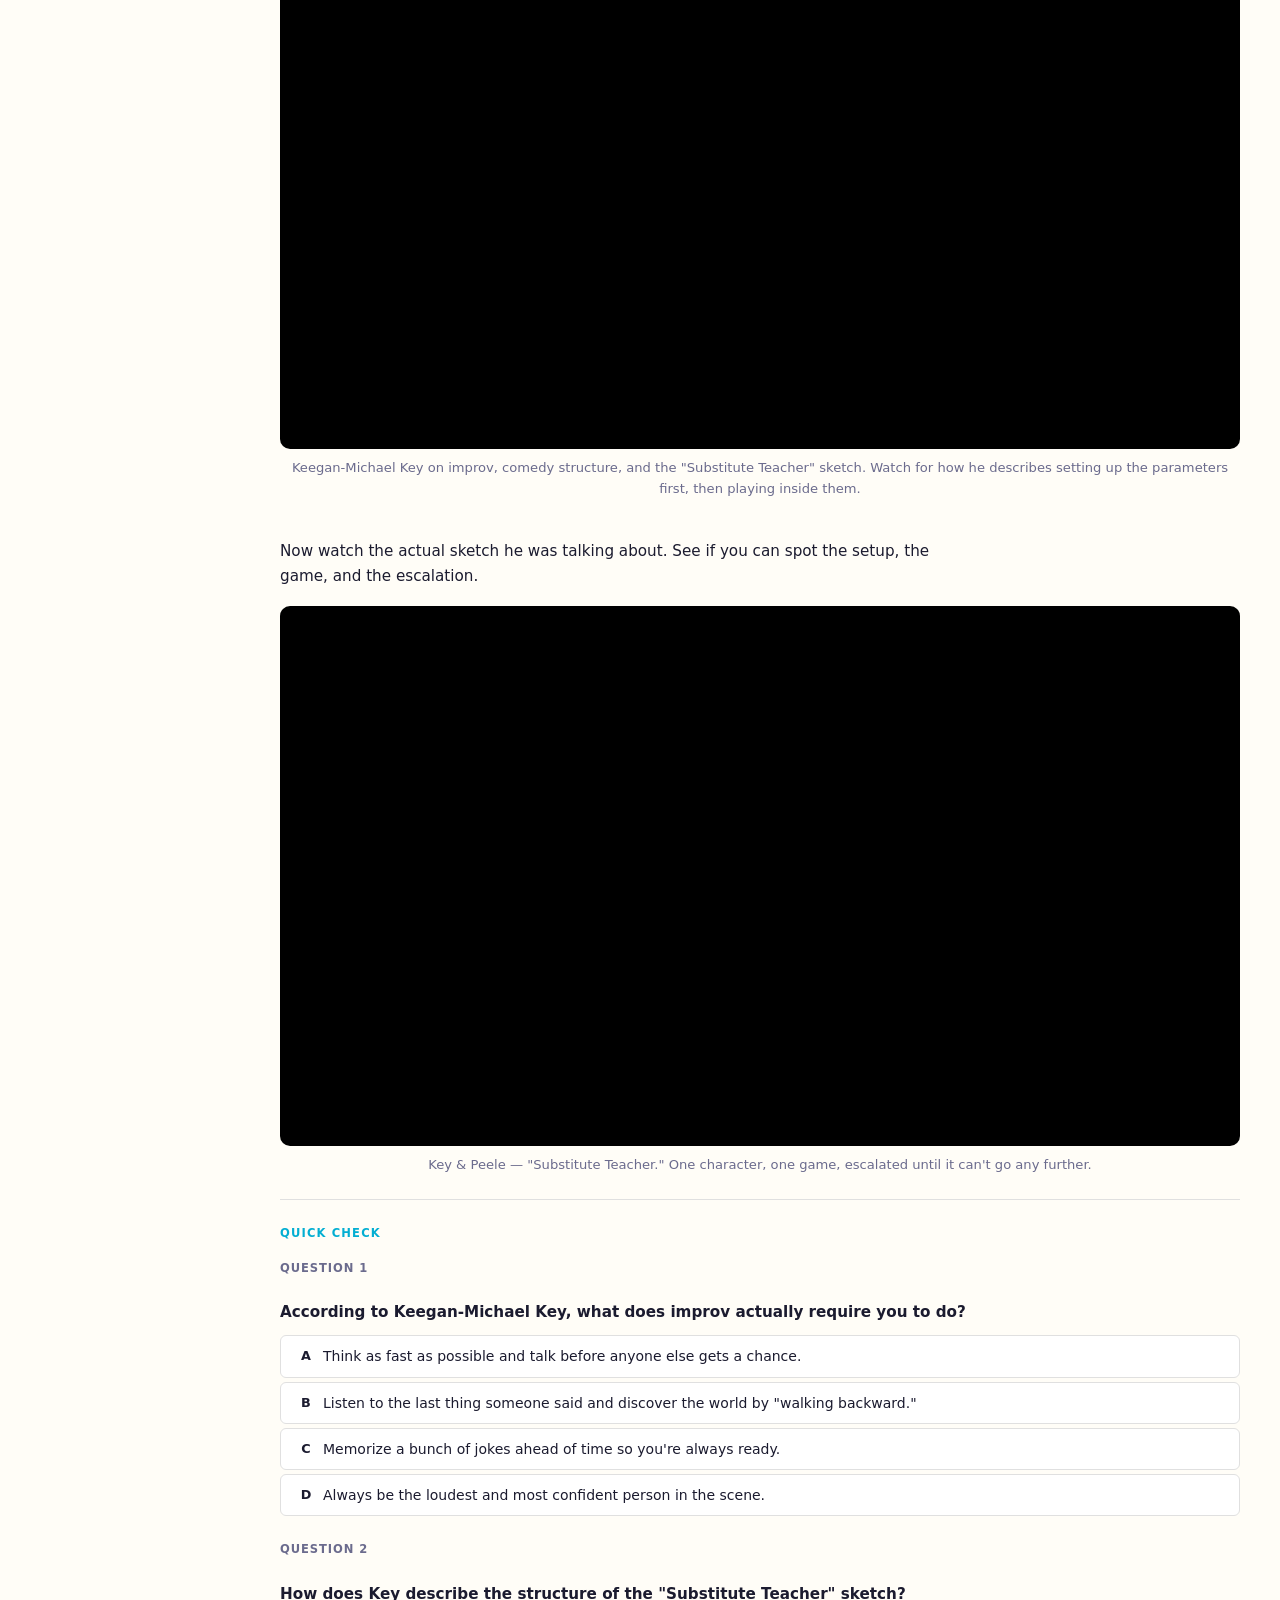
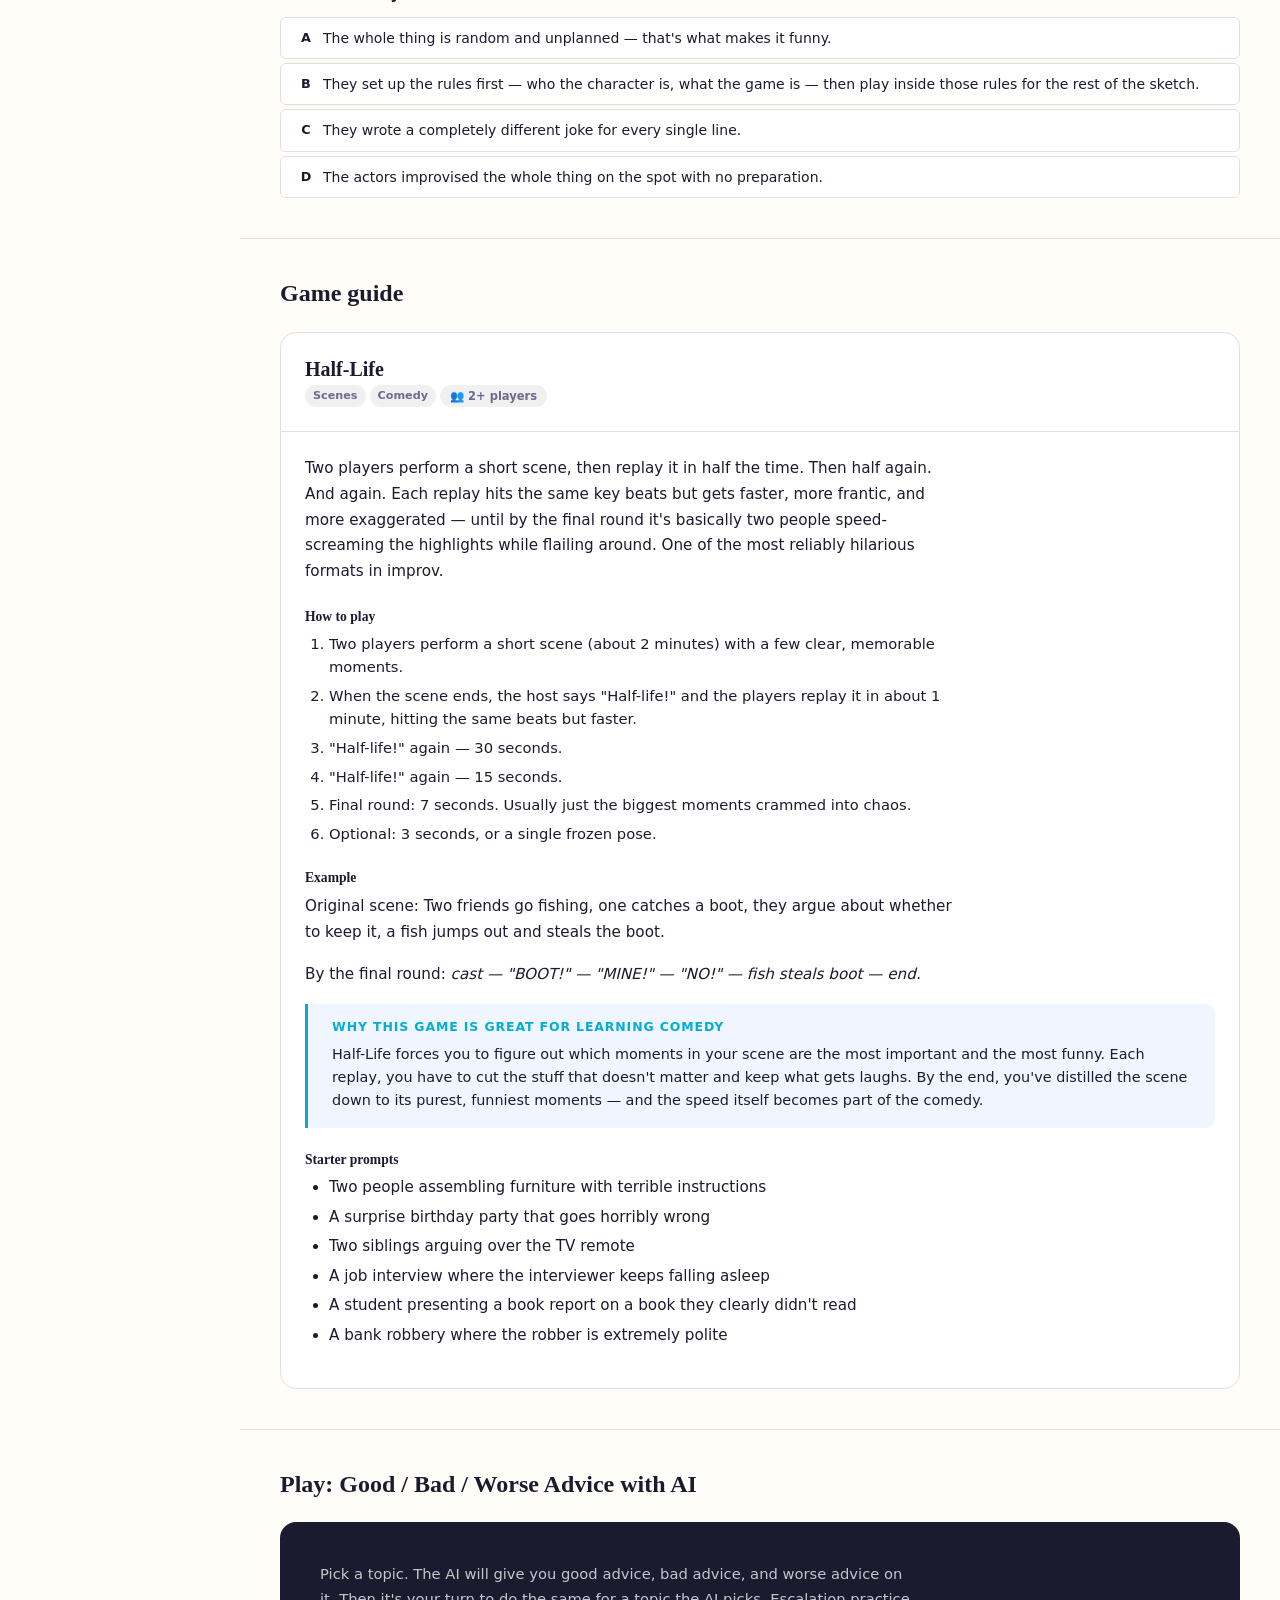
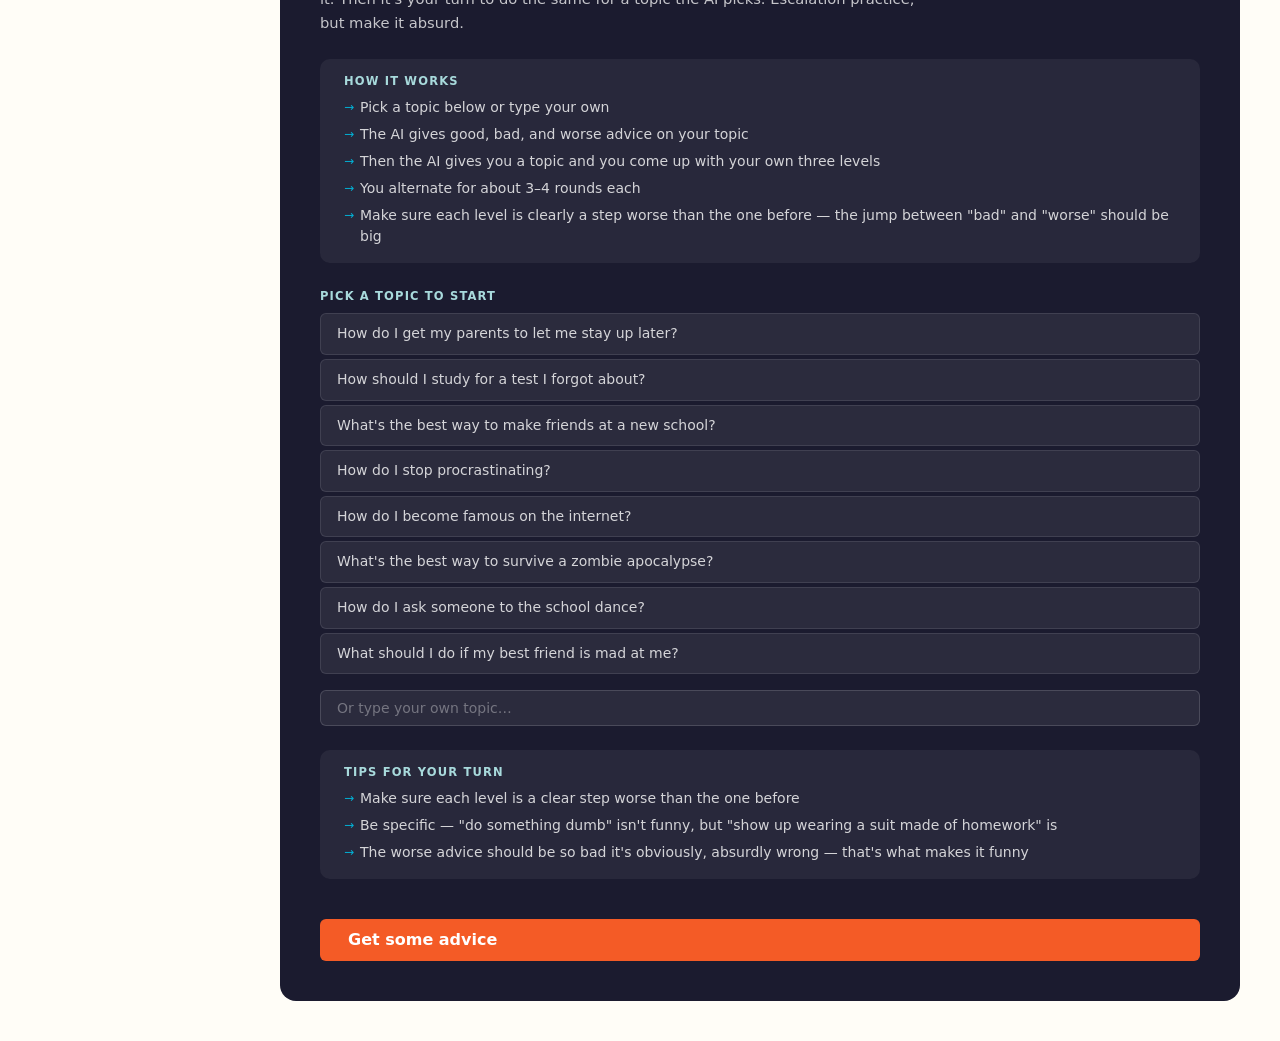
<file: modules/module5.html>
<!DOCTYPE html>
<html lang="en">
<head>
  <!-- Google Analytics -->
  <script async src="https://www.googletagmanager.com/gtag/js?id=G-CF0EN0QGSH"></script>
  <script>
    window.dataLayer = window.dataLayer || [];
    function gtag(){dataLayer.push(arguments);}
    gtag('js', new Date());
    gtag('config', 'G-CF0EN0QGSH');
  </script>
  <meta charset="UTF-8">
  <meta name="viewport" content="width=device-width, initial-scale=1.0">
  <title>Module 5: Comedy Patterns — The Improv Hub</title>
  <link rel="stylesheet" href="../style.css">
  <link rel="stylesheet" href="module.css">
</head>
<body>

  <button class="sidebar-toggle" id="sidebar-toggle" aria-label="Open navigation menu" aria-expanded="false" aria-controls="sidebar">☰</button>
  <div class="sidebar-overlay" id="sidebar-overlay" aria-hidden="true"></div>

  <div class="site-wrapper">

    <!-- ============================================================
         SIDEBAR
    ============================================================ -->
    <nav class="sidebar" id="sidebar" aria-label="Main navigation">
      <div class="sidebar-nav">
        <div class="nav-group">
          <div class="nav-group-label">Main</div>
          <a href="../index.html" class="nav-link">Home</a>
        </div>
        <div class="nav-group">
          <div class="nav-group-label">Learn</div>
          <a href="module1.html" class="nav-link"><span class="module-dot" style="background-color: var(--module-1-color);" aria-hidden="true"></span>1. Getting silly</a>
          <a href="module2.html" class="nav-link"><span class="module-dot" style="background-color: var(--module-2-color);" aria-hidden="true"></span>2. Yes, and</a>
          <a href="module3.html" class="nav-link"><span class="module-dot" style="background-color: var(--module-3-color);" aria-hidden="true"></span>3. Characters</a>
          <a href="module4.html" class="nav-link"><span class="module-dot" style="background-color: var(--module-4-color);" aria-hidden="true"></span>4. Scenes</a>
          <a href="module5.html" class="nav-link"><span class="module-dot" style="background-color: var(--module-5-color);" aria-hidden="true"></span>5. Comedy patterns</a>
          <a href="module6.html" class="nav-link"><span class="module-dot" style="background-color: var(--module-6-color);" aria-hidden="true"></span>6. Sketch comedy</a>
        </div>
        <div class="nav-group">
          <div class="nav-group-label">Play</div>
          <a href="../games/library.html" class="nav-link">Games library</a>
          <a href="../play/ai-play.html?random=1" class="nav-link">Random game</a>
          <a href="../play/ai-play.html" class="nav-link">Play with AI</a>
        </div>
        <div class="nav-group">
          <div class="nav-group-label">Teach</div>
          <a href="../teach/lesson-generator.html" class="nav-link">Lesson generator</a>
          <a href="../teach/comedysportz.html" class="nav-link">Comedy Sportz</a>
          <a href="../videos/library.html" class="nav-link">Video library</a>
        </div>
      </div>
      <div class="sidebar-footer">
        <a href="../reference.html" class="nav-link">Quick reference</a>
      </div>
    </nav>


    <!-- ============================================================
         MAIN CONTENT
    ============================================================ -->
    <main class="main-content" id="main-content">

      <!-- Module header -->
      <header class="module-hero" style="--module-color: var(--module-5-color);" aria-labelledby="module-title">
        <p class="module-eyebrow">Module 5</p>
        <h1 id="module-title">Comedy Patterns &amp; Tips from the Pros</h1>
      </header>

      <!-- Section tab bar -->
      <nav class="module-tabs" aria-label="Module sections">
        <a href="#basics" class="module-tab">The basics</a>
        <a href="#watch"  class="module-tab">Watch it</a>
        <a href="#games"  class="module-tab">Game guide</a>
        <a href="#play"   class="module-tab">Play with AI</a>
      </nav>


      <!-- ======================================================
           SECTION 1: THE BASICS
      ====================================================== -->
      <section id="basics" class="module-section" aria-labelledby="basics-heading">
        <h2 class="module-section-heading" id="basics-heading">The basics</h2>

        <!-- Intro -->
        <div class="module-subsection">
          <h3 class="module-subsection-heading">Why some things are funny</h3>
          <div class="module-prose">
            <p>
              By now you've played improv games, built characters, and created scenes. You've
              probably noticed that some moments get big laughs and others don't, and it's not
              always obvious why. The truth is, comedy follows patterns. Once you learn to
              recognize them, you can use them on purpose instead of just hoping something lands.
            </p>
            <p>
              You don't need to memorize a comedy textbook. There are really just a few patterns
              that show up over and over in improv, sketch comedy, stand-up, and even funny
              conversations with your friends.
            </p>
          </div>
        </div>

        <!-- Pattern 1: Rule of three -->
        <div class="module-subsection">
          <h3 class="module-subsection-heading">Pattern 1: The rule of three</h3>
          <div class="module-prose">
            <p>
              This is probably the most common pattern in comedy. Set up a pattern with two
              normal things, then break it with a third thing that's unexpected.
            </p>
            <ul>
              <li>"I packed everything I need for the trip: socks, toothbrush, and my emotional baggage."</li>
              <li>"She's great at three things: math, soccer, and convincing her parents she's studying when she's definitely not."</li>
              <li>"My dog knows three commands: sit, stay, and how to guilt-trip me into giving him my dinner."</li>
            </ul>
            <p>
              The first two items set up an expectation. The third one breaks it. Your brain was
              following a pattern and then the pattern changes — and that surprise is what makes
              you laugh.
            </p>
            <p>
              In improv, the rule of three shows up constantly. If something funny happens in a
              scene, do it again (the audience enjoys the callback), then do it a third time with
              a twist (the audience loses it because they saw it coming but not quite like that).
            </p>
          </div>
        </div>

        <!-- Pattern 2: Escalation -->
        <div class="module-subsection">
          <h3 class="module-subsection-heading">Pattern 2: Escalation</h3>
          <div class="module-prose">
            <p>
              Escalation means taking something and making it bigger, more extreme, or more
              absurd with each repetition. You already practiced this in Fortunately/Unfortunately.
              The idea is simple: whatever just happened, the next thing is more.
            </p>
            <ul>
              <li>A character is nervous. Then very nervous. Then so nervous they're vibrating.</li>
              <li>A small problem becomes a medium problem becomes a catastrophe.</li>
              <li>Someone tells a small lie that gets bigger and bigger until it's completely out of control.</li>
            </ul>
            <p>
              Escalation works because the audience gets on the ride with you. Each step is a
              little more ridiculous than the last, and there's a joy in watching things spiral.
              The key is to escalate gradually. If you jump straight to the most extreme version,
              there's nowhere left to go.
            </p>
          </div>
        </div>

        <!-- Pattern 3: The callback -->
        <div class="module-subsection">
          <h3 class="module-subsection-heading">Pattern 3: The callback</h3>
          <div class="module-prose">
            <p>
              A callback is when you reference something from earlier in the scene (or the show)
              that the audience has already laughed at. It's an inside joke between you and the
              audience, and they love it because it makes them feel like they're in on something.
            </p>
            <p>
              If early in a scene someone mentions that the coffee tastes weird, and then twenty
              minutes later in a completely different scene someone takes a sip of something and
              makes a face, the audience will connect those moments and laugh because they remember.
            </p>
            <p>Callbacks work best when:</p>
            <ul>
              <li>There's been enough time between the original moment and the callback that it feels like a surprise</li>
              <li>The callback isn't exactly the same as the original — it's the same idea in a new context</li>
              <li>You don't overdo it. One or two per show is plenty</li>
            </ul>
          </div>
        </div>

        <!-- Pattern 4: Specificity -->
        <div class="module-subsection">
          <h3 class="module-subsection-heading">Pattern 4: Specificity</h3>
          <div class="module-prose">
            <p>
              This isn't a "pattern" exactly, but it's one of the biggest comedy tips you'll
              ever get: specific is always funnier than vague.
            </p>
            <div class="comparison-block">
              <div class="comparison-col bad">
                <h4>Vague (not funny)</h4>
                <ul>
                  <li>He drove a car</li>
                  <li>She ate some food</li>
                  <li>They went to a store</li>
                  <li>He played a song</li>
                </ul>
              </div>
              <div class="comparison-col good">
                <h4>Specific (funny)</h4>
                <ul>
                  <li>He drove a 1997 minivan with a bumper sticker that said "My other car is also terrible"</li>
                  <li>She ate an entire sleeve of Oreos standing in front of the open fridge at 2 AM</li>
                  <li>They went to Costco</li>
                  <li>He played the Macarena</li>
                </ul>
              </div>
            </div>
            <p style="margin-top: var(--space-md);">
              The specificity gives the audience a picture in their head, and a picture is almost
              always funnier than a blur. When you need to name something in a scene, pick a
              specific thing — not "an animal" but "a very judgmental pelican."
            </p>
          </div>
        </div>

        <!-- Timing and reactions -->
        <div class="module-subsection">
          <h3 class="module-subsection-heading">Timing and reactions</h3>
          <div class="module-prose">
            <p>
              The last piece of the comedy puzzle isn't about what you say. It's about when you
              say it, and what you do when you're not talking.
            </p>
            <ul>
              <li>
                <strong>The pause.</strong> Sometimes the funniest thing you can do is nothing.
                If something ridiculous just happened, a beat of silence before you respond lets
                the moment land. The audience needs a second to process, and the pause gives them
                permission to laugh.
              </li>
              <li>
                <strong>The reaction.</strong> In a lot of improv scenes, the biggest laughs don't
                come from the person doing the funny thing — they come from the other person's
                reaction to it. A slow blink, a jaw drop, a confused head tilt. Never underestimate
                the power of just reacting honestly.
              </li>
              <li>
                <strong>Knowing when not to talk.</strong> Beginners often feel like they need to
                keep talking to keep the scene alive. But some of the best moments in improv are
                silent. A look between two characters can say more than a paragraph of dialogue.
              </li>
            </ul>
          </div>
        </div>

      </section>


      <!-- ======================================================
           SECTION 2: WATCH IT IN ACTION
      ====================================================== -->
      <section id="watch" class="module-section" aria-labelledby="watch-heading">
        <h2 class="module-section-heading" id="watch-heading">Watch it in action</h2>

        <!-- Video 1: Keegan-Michael Key interview -->
        <div class="module-prose" style="margin-bottom: var(--space-md);">
          <p>
            First, watch Keegan-Michael Key (from Key &amp; Peele) talk about how improv and
            sketch comedy actually work. He explains that improv isn't about thinking fast —
            it's about walking backward and discovering things by paying attention to what's
            already there. Then he breaks down how the "Substitute Teacher" sketch sets up its
            rules and plays the game.
          </p>
        </div>
        <div class="video-embed-wrapper">
          <iframe
            src="https://www.youtube.com/embed/coZARWbdNls"
            title="Keegan-Michael Key on how comedy works"
            allow="accelerometer; autoplay; clipboard-write; encrypted-media; gyroscope; picture-in-picture"
            allowfullscreen
          ></iframe>
        </div>
        <p class="video-caption" style="margin-bottom: var(--space-xl);">
          Keegan-Michael Key on improv, comedy structure, and the "Substitute Teacher" sketch.
          Watch for how he describes setting up the parameters first, then playing inside them.
        </p>

        <!-- Video 2: The actual sketch -->
        <div class="module-prose" style="margin-bottom: var(--space-md);">
          <p>
            Now watch the actual sketch he was talking about. See if you can spot the setup,
            the game, and the escalation.
          </p>
        </div>
        <div class="video-embed-wrapper">
          <iframe
            src="https://www.youtube.com/embed/Dd7FixvoKBw"
            title="Key &amp; Peele — Substitute Teacher"
            allow="accelerometer; autoplay; clipboard-write; encrypted-media; gyroscope; picture-in-picture"
            allowfullscreen
          ></iframe>
        </div>
        <p class="video-caption">
          Key &amp; Peele — "Substitute Teacher." One character, one game, escalated until it
          can't go any further.
        </p>

        <!-- Quick check quiz -->
        <p class="quick-check-label">Quick check</p>

        <div class="quiz">

          <div class="quiz-question" data-correct="b">
            <p class="quiz-q-number">Question 1</p>
            <p class="quiz-q-text">According to Keegan-Michael Key, what does improv actually require you to do?</p>
            <div class="quiz-options">
              <button class="quiz-option" data-option="a">
                <span class="quiz-letter">A</span>
                Think as fast as possible and talk before anyone else gets a chance.
              </button>
              <button class="quiz-option" data-option="b">
                <span class="quiz-letter">B</span>
                Listen to the last thing someone said and discover the world by "walking backward."
              </button>
              <button class="quiz-option" data-option="c">
                <span class="quiz-letter">C</span>
                Memorize a bunch of jokes ahead of time so you're always ready.
              </button>
              <button class="quiz-option" data-option="d">
                <span class="quiz-letter">D</span>
                Always be the loudest and most confident person in the scene.
              </button>
            </div>
            <p class="quiz-feedback correct" hidden>
              Exactly. Key's whole point is that improv is about reacting to what's already there, not thinking ahead — and that's what makes it different from just being quick.
            </p>
            <p class="quiz-feedback incorrect" hidden>
              Not quite. Key describes improv as "walking backward" — you're responding to what just happened, not rushing to be first or planning in advance.
            </p>
          </div>

          <div class="quiz-question" data-correct="b">
            <p class="quiz-q-number">Question 2</p>
            <p class="quiz-q-text">How does Key describe the structure of the "Substitute Teacher" sketch?</p>
            <div class="quiz-options">
              <button class="quiz-option" data-option="a">
                <span class="quiz-letter">A</span>
                The whole thing is random and unplanned — that's what makes it funny.
              </button>
              <button class="quiz-option" data-option="b">
                <span class="quiz-letter">B</span>
                They set up the rules first — who the character is, what the game is — then play inside those rules for the rest of the sketch.
              </button>
              <button class="quiz-option" data-option="c">
                <span class="quiz-letter">C</span>
                They wrote a completely different joke for every single line.
              </button>
              <button class="quiz-option" data-option="d">
                <span class="quiz-letter">D</span>
                The actors improvised the whole thing on the spot with no preparation.
              </button>
            </div>
            <p class="quiz-feedback correct" hidden>
              Right. The setup establishes the game, and then the sketch is just playing that game as far as it goes. That structure is what makes it feel satisfying instead of random.
            </p>
            <p class="quiz-feedback incorrect" hidden>
              Not quite. Key specifically talks about setting up the parameters — establishing who the character is and what the game is — and then escalating inside those rules. That's the structure.
            </p>
          </div>

        </div><!-- /quiz -->

      </section>


      <!-- ======================================================
           SECTION 3: GAME GUIDE
      ====================================================== -->
      <section id="games" class="module-section" aria-labelledby="games-heading">
        <h2 class="module-section-heading" id="games-heading">Game guide</h2>

        <!-- Game spotlight: Half-Life -->
        <div class="game-spotlight">
          <div class="game-spotlight-header">
            <div>
              <h3 class="game-spotlight-title">Half-Life</h3>
              <div style="display: flex; gap: var(--space-xs); flex-wrap: wrap; margin-top: var(--space-xs);">
                <span class="tag tag-scenes">Scenes</span>
                <span class="tag tag-comedy">Comedy</span>
                <span class="badge badge-players" style="background: #f0f0f0; color: var(--color-gray-text); font-size: 0.72rem;">👥 2+ players</span>
              </div>
            </div>
          </div>

          <div class="game-spotlight-body">
            <div class="module-prose">
              <p>
                Two players perform a short scene, then replay it in half the time. Then half
                again. And again. Each replay hits the same key beats but gets faster, more
                frantic, and more exaggerated — until by the final round it's basically two
                people speed-screaming the highlights while flailing around. One of the most
                reliably hilarious formats in improv.
              </p>
            </div>

            <h4 style="font-size: 0.85rem; font-weight: 700; color: var(--color-dark-text); margin: var(--space-lg) 0 var(--space-sm);">How to play</h4>
            <div class="module-prose">
              <ol>
                <li>Two players perform a short scene (about 2 minutes) with a few clear, memorable moments.</li>
                <li>When the scene ends, the host says "Half-life!" and the players replay it in about 1 minute, hitting the same beats but faster.</li>
                <li>"Half-life!" again — 30 seconds.</li>
                <li>"Half-life!" again — 15 seconds.</li>
                <li>Final round: 7 seconds. Usually just the biggest moments crammed into chaos.</li>
                <li>Optional: 3 seconds, or a single frozen pose.</li>
              </ol>
            </div>

            <h4 style="font-size: 0.85rem; font-weight: 700; color: var(--color-dark-text); margin: var(--space-lg) 0 var(--space-sm);">Example</h4>
            <div class="module-prose">
              <p>
                Original scene: Two friends go fishing, one catches a boot, they argue about
                whether to keep it, a fish jumps out and steals the boot.
              </p>
              <p>
                By the final round: <em>cast — "BOOT!" — "MINE!" — "NO!" — fish steals boot — end.</em>
              </p>
            </div>

            <div class="callout-box">
              <h4>Why this game is great for learning comedy</h4>
              <p>
                Half-Life forces you to figure out which moments in your scene are the most
                important and the most funny. Each replay, you have to cut the stuff that doesn't
                matter and keep what gets laughs. By the end, you've distilled the scene down to
                its purest, funniest moments — and the speed itself becomes part of the comedy.
              </p>
            </div>

            <h4 style="font-size: 0.85rem; font-weight: 700; color: var(--color-dark-text); margin: var(--space-lg) 0 var(--space-sm);">Starter prompts</h4>
            <div class="module-prose">
              <ul>
                <li>Two people assembling furniture with terrible instructions</li>
                <li>A surprise birthday party that goes horribly wrong</li>
                <li>Two siblings arguing over the TV remote</li>
                <li>A job interview where the interviewer keeps falling asleep</li>
                <li>A student presenting a book report on a book they clearly didn't read</li>
                <li>A bank robbery where the robber is extremely polite</li>
              </ul>
            </div>

          </div>
        </div><!-- /game-spotlight -->

      </section>


      <!-- ======================================================
           SECTION 4: PLAY WITH AI
           Good / Bad / Worse Advice.
           Student picks a topic → sends it → AI responds with three
           levels of advice, then gives student a topic, and they alternate.
      ====================================================== -->
      <section id="play" class="module-section" aria-labelledby="play-heading">
        <h2 class="module-section-heading" id="play-heading">Play: Good / Bad / Worse Advice with AI</h2>

        <div class="ai-play-zone">

          <!-- ---- SETUP PANEL ---- -->
          <div class="ai-panel" id="ai-setup">

            <p class="ai-panel-intro">
              Pick a topic. The AI will give you good advice, bad advice, and worse advice on
              it. Then it's your turn to do the same for a topic the AI picks. Escalation
              practice, but make it absurd.
            </p>

            <div class="ai-how-it-works">
              <h3>How it works</h3>
              <ul>
                <li>Pick a topic below or type your own</li>
                <li>The AI gives good, bad, and worse advice on your topic</li>
                <li>Then the AI gives you a topic and you come up with your own three levels</li>
                <li>You alternate for about 3–4 rounds each</li>
                <li>Make sure each level is clearly a step worse than the one before — the jump between "bad" and "worse" should be big</li>
              </ul>
            </div>

            <!-- Topic picker -->
            <p class="prompt-picker-label">Pick a topic to start</p>
            <div class="prompt-list" id="prompt-list" role="radiogroup" aria-label="Advice topics">

              <button class="prompt-option" data-prompt="How do I get my parents to let me stay up later?" role="radio" aria-checked="false">
                How do I get my parents to let me stay up later?
              </button>
              <button class="prompt-option" data-prompt="How should I study for a test I forgot about?" role="radio" aria-checked="false">
                How should I study for a test I forgot about?
              </button>
              <button class="prompt-option" data-prompt="What's the best way to make friends at a new school?" role="radio" aria-checked="false">
                What's the best way to make friends at a new school?
              </button>
              <button class="prompt-option" data-prompt="How do I stop procrastinating?" role="radio" aria-checked="false">
                How do I stop procrastinating?
              </button>
              <button class="prompt-option" data-prompt="How do I become famous on the internet?" role="radio" aria-checked="false">
                How do I become famous on the internet?
              </button>
              <button class="prompt-option" data-prompt="What's the best way to survive a zombie apocalypse?" role="radio" aria-checked="false">
                What's the best way to survive a zombie apocalypse?
              </button>
              <button class="prompt-option" data-prompt="How do I ask someone to the school dance?" role="radio" aria-checked="false">
                How do I ask someone to the school dance?
              </button>
              <button class="prompt-option" data-prompt="What should I do if my best friend is mad at me?" role="radio" aria-checked="false">
                What should I do if my best friend is mad at me?
              </button>

            </div>

            <!-- Custom topic -->
            <div class="prompt-custom">
              <input
                type="text"
                id="custom-prompt-input"
                class="prompt-custom-input"
                placeholder="Or type your own topic…"
                maxlength="200"
              >
            </div>

            <!-- Tips -->
            <div class="ai-how-it-works" style="margin-bottom: var(--space-xl);">
              <h3>Tips for your turn</h3>
              <ul>
                <li>Make sure each level is a clear step worse than the one before</li>
                <li>Be specific — "do something dumb" isn't funny, but "show up wearing a suit made of homework" is</li>
                <li>The worse advice should be so bad it's obviously, absurdly wrong — that's what makes it funny</li>
              </ul>
            </div>

            <!-- Start button -->
            <button class="btn btn-orange btn-lg" id="start-scene-btn" style="width: 100%;">
              Get some advice
            </button>

          </div><!-- /ai-setup -->


          <!-- ---- CHAT PANEL ---- -->
          <div class="ai-panel" id="ai-chat" hidden style="padding: 0;">

            <!-- Chat header bar -->
            <div class="chat-header">
              <span class="chat-game-title">💡 Good / Bad / Worse</span>
              <span class="chat-round-counter" id="round-display">Round 1</span>
            </div>

            <!-- Message list -->
            <div class="chat-messages" id="chat-messages" aria-live="polite" aria-label="Advice game conversation">
              <!-- Messages injected by JavaScript -->
            </div>

            <!-- Input area -->
            <div class="chat-input-area">
              <div class="chat-input-row">
                <textarea
                  class="chat-input"
                  id="chat-input"
                  placeholder="Your advice (good, bad, and worse)…"
                  rows="3"
                  aria-label="Your advice"
                ></textarea>
                <button class="chat-mic-btn" id="mic-btn" aria-label="Speak your line" title="Speak your line">🎤</button>
                <button class="chat-send-btn" id="chat-send-btn" aria-label="Send">
                  Send →
                </button>
              </div>
              <div class="chat-actions-row">
                <span style="font-size: 0.72rem; color: rgba(255,255,255,0.3);">Ctrl+Enter to send</span>
                <button class="end-scene-btn" id="end-scene-btn">End game</button>
              </div>
              <p class="chat-error" id="chat-error" aria-live="assertive"></p>
            </div>

          </div><!-- /ai-chat -->


          <!-- ---- REFLECTION PANEL ---- -->
          <div class="ai-panel" id="ai-reflect" hidden>

            <h2 class="reflection-heading">How'd that go?</h2>

            <p style="color: rgba(255,255,255,0.65); font-size: 0.875rem; margin-bottom: var(--space-lg);">
              No grades, no scores. Just a couple of things to think about:
            </p>

            <ul class="reflection-questions">
              <li>
                <span class="reflection-q-marker">→</span>
                Was the jump between "bad" and "worse" big enough to get a laugh, or did the levels blur together?
              </li>
              <li>
                <span class="reflection-q-marker">→</span>
                Did you notice yourself getting better at escalation as you played more rounds?
              </li>
              <li>
                <span class="reflection-q-marker">→</span>
                Which topic produced the funniest answers — yours or the AI's?
              </li>
            </ul>

            <p class="reflection-coda">
              Escalation is one of those skills that shows up everywhere in improv. Now that
              you're thinking about it, you'll start noticing it in the shows you watch, the
              conversations you have, and every improv scene you do from here on out.
            </p>

            <div class="reflection-actions">
              <button class="btn btn-yellow" id="play-again-btn">Play again</button>
              <a href="module6.html" class="btn btn-outline">Continue to Module 6 →</a>
            </div>

          </div><!-- /ai-reflect -->

        </div><!-- /ai-play-zone -->
      </section>

    </main><!-- /main-content -->
  </div><!-- /site-wrapper -->


  <!-- ============================================================
       SCRIPTS
  ============================================================ -->
  <script src="../js/navigation.js"></script>
  <script src="../js/ai-engine.js"></script>
  <script src="../js/interactions.js"></script>

  <script>
  /* ============================================================
     Module 5 — AI Play controller
     Good / Bad / Worse Advice.

     The student picks a topic in the setup panel.
     When they click "Get some advice", their topic is auto-sent
     as the first message. The AI responds with good/bad/worse
     advice and gives the student a topic. They alternate.
  ============================================================ */
  (function () {

    /* --- DOM refs --- */
    var setupPanel    = document.getElementById('ai-setup');
    var chatPanel     = document.getElementById('ai-chat');
    var reflectPanel  = document.getElementById('ai-reflect');
    var promptList    = document.getElementById('prompt-list');
    var customInput   = document.getElementById('custom-prompt-input');
    var startBtn      = document.getElementById('start-scene-btn');

    var chatMessages  = document.getElementById('chat-messages');
    var chatInput     = document.getElementById('chat-input');
    var sendBtn       = document.getElementById('chat-send-btn');
    var endSceneBtn   = document.getElementById('end-scene-btn');
    var roundDisplay  = document.getElementById('round-display');
    var chatError     = document.getElementById('chat-error');

    var playAgainBtn  = document.getElementById('play-again-btn');

    /* --- State --- */
    var selectedPrompt = '';
    var isWaiting      = false;

    var MAX_ROUNDS           = 8;   /* 4 rounds each = ~8 student messages */
    var PROMPT_BTN_THRESHOLD = 2;


    /* ============================================================
       TOPIC SELECTION
    ============================================================ */

    promptList.querySelectorAll('.prompt-option').forEach(function (btn) {
      btn.addEventListener('click', function () {
        promptList.querySelectorAll('.prompt-option').forEach(function (b) {
          b.classList.remove('selected');
          b.setAttribute('aria-checked', 'false');
        });
        btn.classList.add('selected');
        btn.setAttribute('aria-checked', 'true');
        selectedPrompt = btn.dataset.prompt;
        customInput.value = '';
      });
    });

    customInput.addEventListener('input', function () {
      if (customInput.value.trim()) {
        promptList.querySelectorAll('.prompt-option').forEach(function (b) {
          b.classList.remove('selected');
          b.setAttribute('aria-checked', 'false');
        });
        selectedPrompt = '';
      }
    });


    /* ============================================================
       START BUTTON
    ============================================================ */

    startBtn.addEventListener('click', function () {
      var topic = customInput.value.trim() || selectedPrompt;
      if (!topic) {
        promptList.style.outline = '2px solid var(--color-orange)';
        setTimeout(function () { promptList.style.outline = ''; }, 1200);
        customInput.focus();
        return;
      }
      selectedPrompt = topic;

      beginGame();
    });


    /* ============================================================
       GAME FLOW
       Auto-send the student's selected topic as the first message.
    ============================================================ */

    function beginGame() {
      setupPanel.hidden = true;
      chatPanel.hidden  = false;
      chatMessages.innerHTML = '';
      chatError.textContent  = '';
      roundDisplay.textContent = 'Round 1';
      endSceneBtn.classList.remove('prominent');

      AI_ENGINE.startSession('good-bad-worse', onAIMessage, onAIError);

      /* Auto-send the selected topic as the opening message */
      addMessage('user', selectedPrompt);
      setWaiting(true);
      addTypingIndicator();
      AI_ENGINE.sendMessage(selectedPrompt);
    }

    function onAIMessage(text, roundCount) {
      removeTypingIndicator();
      setWaiting(false);
      addMessage('ai', text);
      updateRoundDisplay(roundCount);
      chatInput.focus();

      if (roundCount >= MAX_ROUNDS) {
        setTimeout(endScene, 800);
      }
    }

    function onAIError(err) {
      removeTypingIndicator();
      setWaiting(false);

      if (err.code === 'RATE_LIMIT') {
        chatError.textContent = 'Too many requests — wait a moment and try again.';
        setTimeout(function () { chatError.textContent = ''; }, 4000);
      } else {
        chatError.textContent = 'Something went wrong. Try sending your line again.';
        setTimeout(function () { chatError.textContent = ''; }, 4000);
      }
    }


    /* ============================================================
       SENDING MESSAGES
    ============================================================ */

    function sendLine() {
      var text = chatInput.value.trim();
      if (!text || isWaiting) return;

      chatInput.value = '';
      addMessage('user', text);
      setWaiting(true);
      addTypingIndicator();

      AI_ENGINE.sendMessage(text);
    }

    sendBtn.addEventListener('click', sendLine);

    chatInput.addEventListener('keydown', function (e) {
      if ((e.ctrlKey || e.metaKey) && e.key === 'Enter') {
        e.preventDefault();
        sendLine();
      }
    });

    endSceneBtn.addEventListener('click', endScene);


    /* ============================================================
       END + REFLECTION
    ============================================================ */

    function endScene() {
      AI_ENGINE.endSession();
      chatPanel.hidden    = true;
      reflectPanel.hidden = false;
    }

    playAgainBtn.addEventListener('click', function () {
      reflectPanel.hidden = true;
      chatPanel.hidden    = true;
      setupPanel.hidden   = false;
      promptList.querySelectorAll('.prompt-option').forEach(function (b) {
        b.classList.remove('selected');
        b.setAttribute('aria-checked', 'false');
      });
      customInput.value = '';
      selectedPrompt    = '';
    });


    /* ============================================================
       CHAT UI HELPERS
    ============================================================ */

    function addMessage(role, text) {
      var row = document.createElement('div');
      row.className = 'chat-message chat-message-' + role;

      if (role === 'ai') {
        var avatar = document.createElement('div');
        avatar.className = 'chat-avatar';
        avatar.setAttribute('aria-hidden', 'true');
        avatar.textContent = '💡';
        row.appendChild(avatar);
      }

      var bubble = document.createElement('div');
      bubble.className = 'chat-bubble';
      /* Use markdown renderer for AI messages so bold/bullets display correctly */
      if (role === 'ai' && window.formatChatText) {
        bubble.innerHTML = window.formatChatText(text);
      } else {
        bubble.textContent = text;
      }
      row.appendChild(bubble);

      chatMessages.appendChild(row);
      chatMessages.scrollTop = chatMessages.scrollHeight;
    }

    function addTypingIndicator() {
      var row = document.createElement('div');
      row.className = 'chat-message chat-message-ai';
      row.id = 'typing-row';

      var avatar = document.createElement('div');
      avatar.className = 'chat-avatar';
      avatar.setAttribute('aria-hidden', 'true');
      avatar.textContent = '💡';

      var indicator = document.createElement('div');
      indicator.className = 'typing-indicator';
      indicator.setAttribute('aria-label', 'AI is thinking');
      indicator.innerHTML = '<div class="typing-dot"></div><div class="typing-dot"></div><div class="typing-dot"></div>';

      row.appendChild(avatar);
      row.appendChild(indicator);
      chatMessages.appendChild(row);
      chatMessages.scrollTop = chatMessages.scrollHeight;
    }

    function removeTypingIndicator() {
      var row = document.getElementById('typing-row');
      if (row) row.remove();
    }

    function setWaiting(waiting) {
      isWaiting = waiting;
      chatInput.disabled = waiting;
      sendBtn.disabled   = waiting;
    }

    function updateRoundDisplay(roundCount) {
      roundDisplay.textContent = 'Round ' + roundCount;
      if (roundCount >= PROMPT_BTN_THRESHOLD) {
        endSceneBtn.classList.add('prominent');
      }
    }


    /* ============================================================
       MODULE TAB HIGHLIGHTING
    ============================================================ */

    var sections = document.querySelectorAll('.module-section');
    var tabs     = document.querySelectorAll('.module-tab');

    function updateActiveTabs() {
      var scrollPos = window.scrollY + 80;
      sections.forEach(function (sec) {
        if (sec.offsetTop <= scrollPos && sec.offsetTop + sec.offsetHeight > scrollPos) {
          tabs.forEach(function (t) { t.classList.remove('active'); });
          var match = document.querySelector('.module-tab[href="#' + sec.id + '"]');
          if (match) match.classList.add('active');
        }
      });
    }

    window.addEventListener('scroll', updateActiveTabs, { passive: true });
    updateActiveTabs();

  })();
  </script>

</body>
</html>
</file>
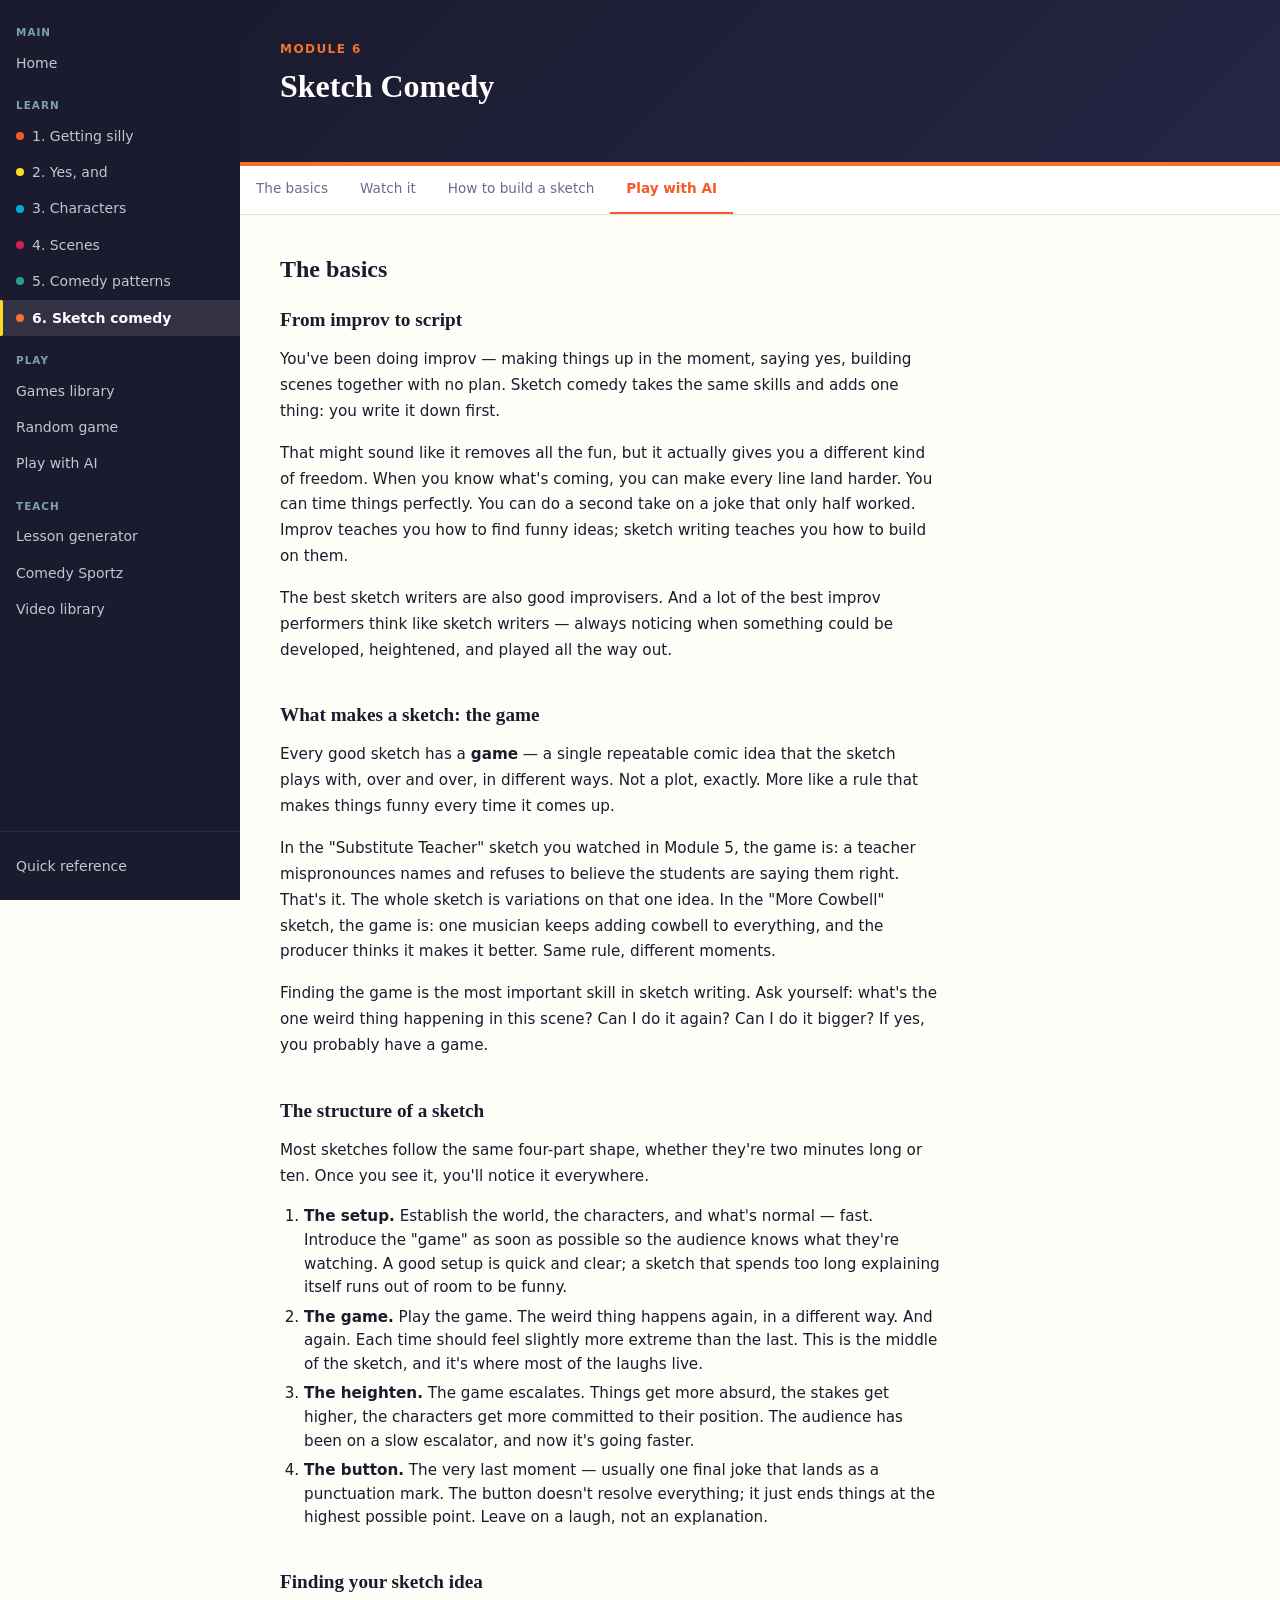
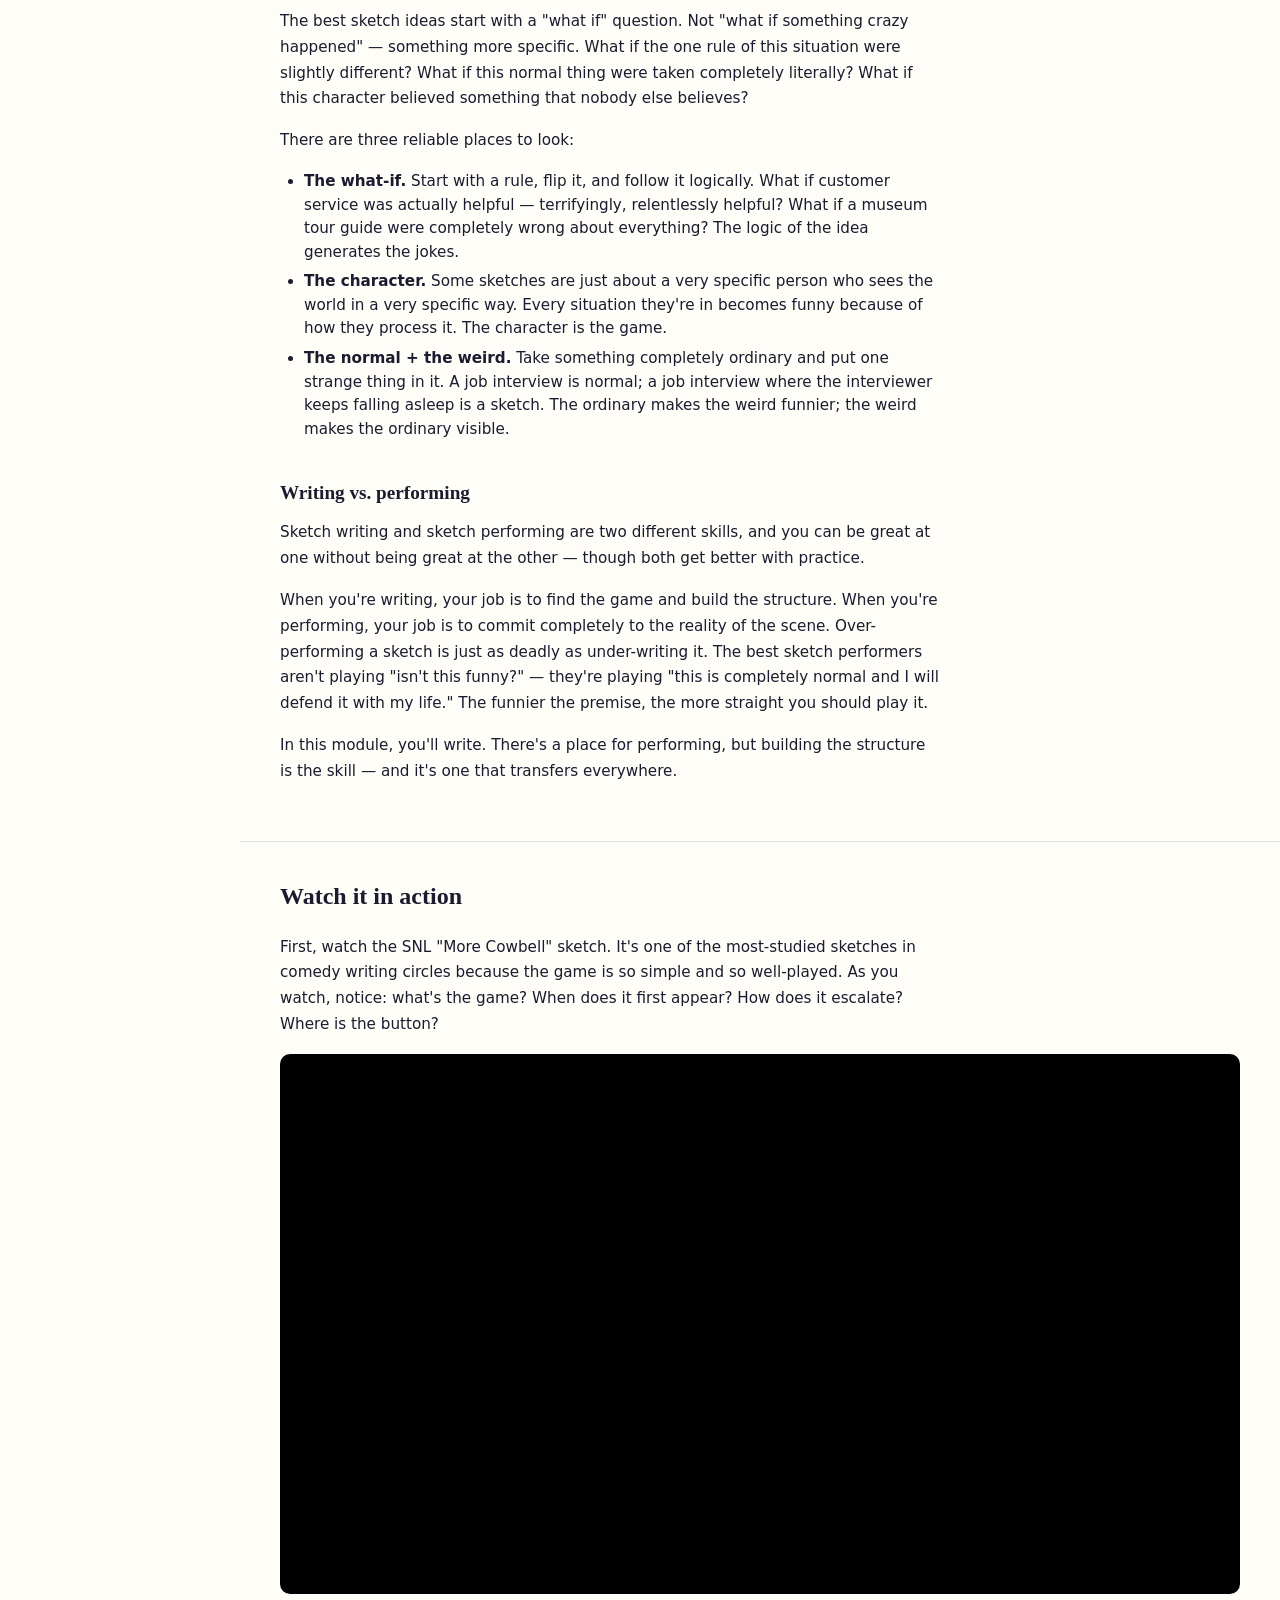
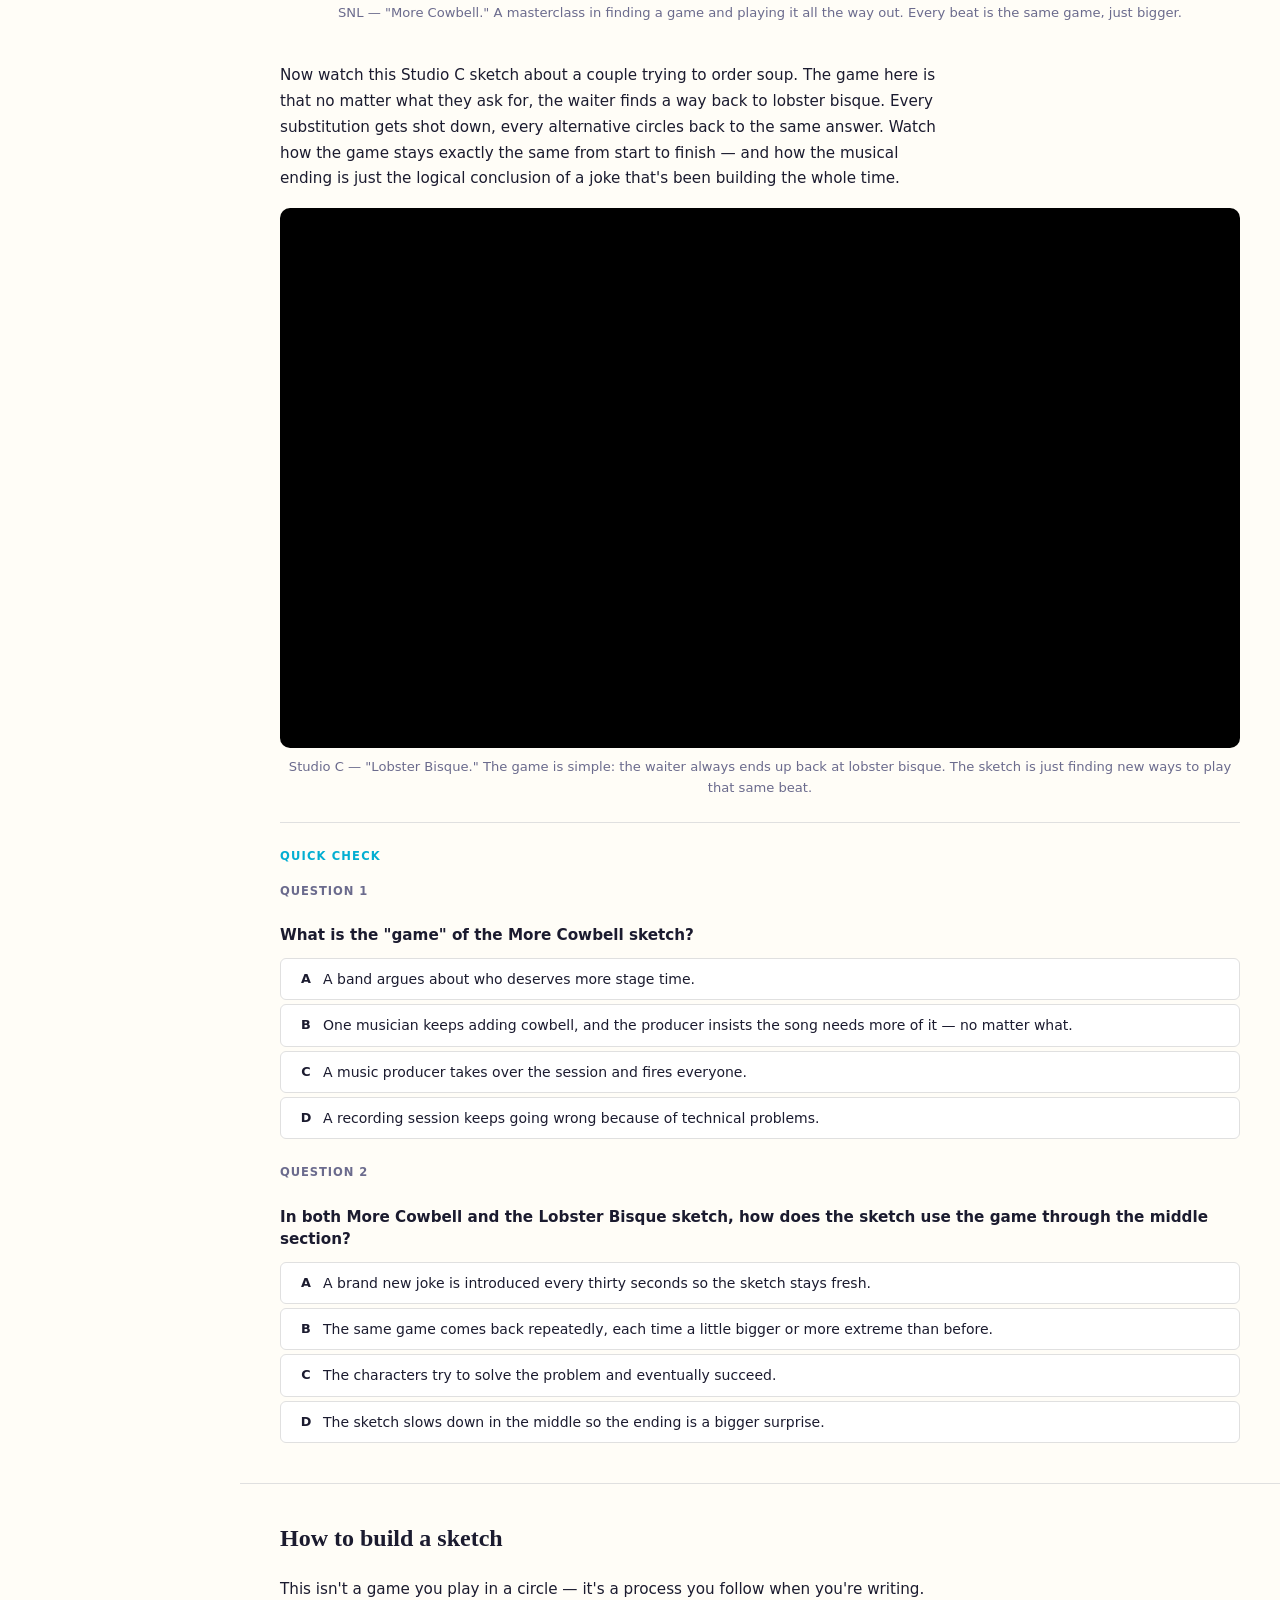
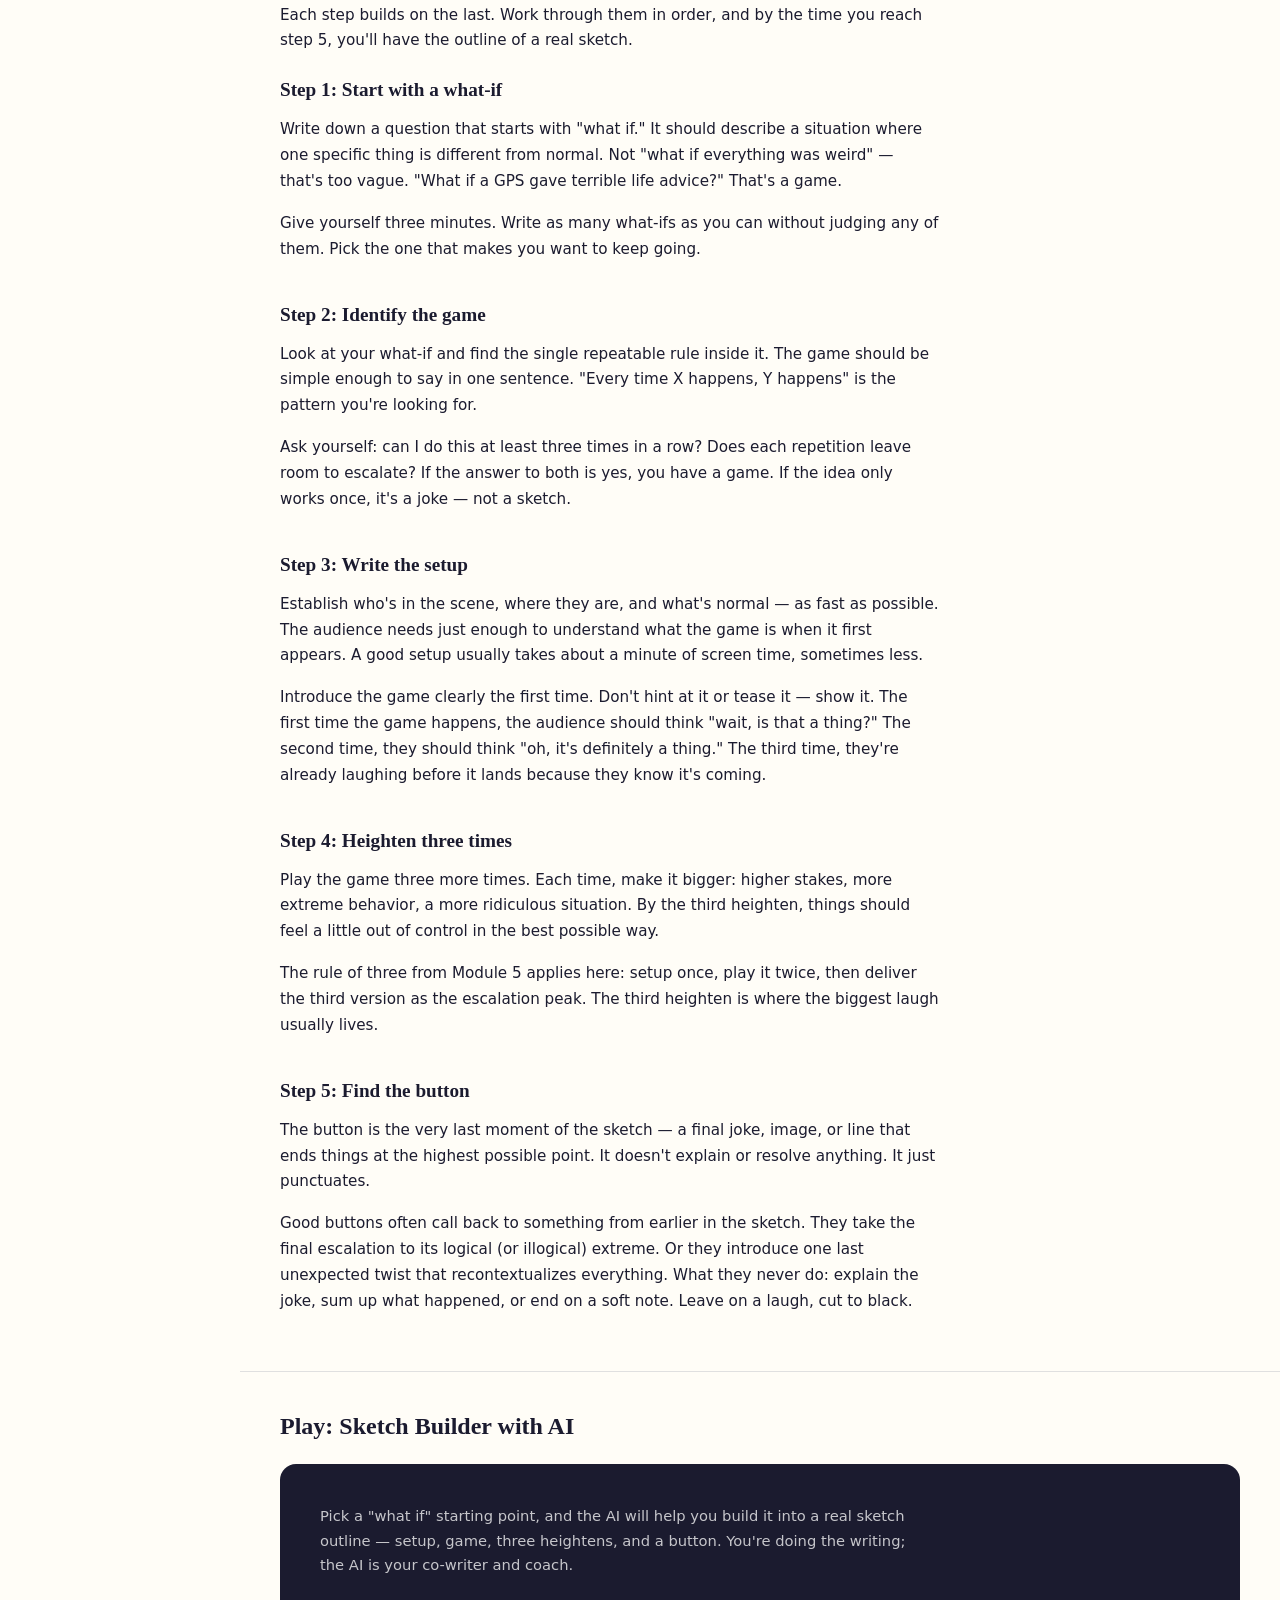
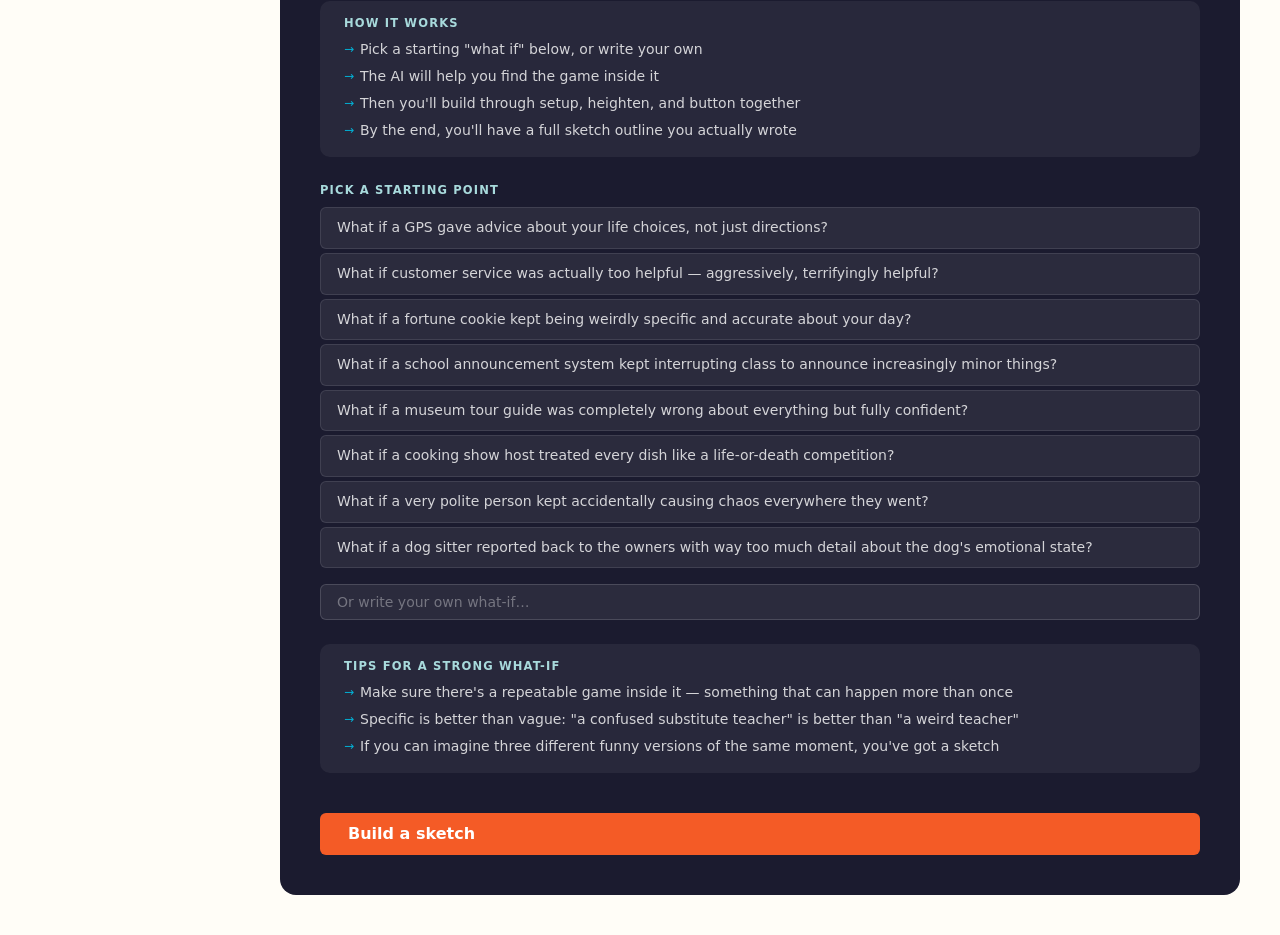
<file: modules/module6.html>
<!DOCTYPE html>
<html lang="en">
<head>
  <!-- Google Analytics -->
  <script async src="https://www.googletagmanager.com/gtag/js?id=G-CF0EN0QGSH"></script>
  <script>
    window.dataLayer = window.dataLayer || [];
    function gtag(){dataLayer.push(arguments);}
    gtag('js', new Date());
    gtag('config', 'G-CF0EN0QGSH');
  </script>
  <meta charset="UTF-8">
  <meta name="viewport" content="width=device-width, initial-scale=1.0">
  <title>Module 6: Sketch Comedy — The Improv Hub</title>
  <link rel="stylesheet" href="../style.css">
  <link rel="stylesheet" href="module.css">
</head>
<body>

  <button class="sidebar-toggle" id="sidebar-toggle" aria-label="Open navigation menu" aria-expanded="false" aria-controls="sidebar">☰</button>
  <div class="sidebar-overlay" id="sidebar-overlay" aria-hidden="true"></div>

  <div class="site-wrapper">

    <!-- ============================================================
         SIDEBAR
    ============================================================ -->
    <nav class="sidebar" id="sidebar" aria-label="Main navigation">
      <div class="sidebar-nav">
        <div class="nav-group">
          <div class="nav-group-label">Main</div>
          <a href="../index.html" class="nav-link">Home</a>
        </div>
        <div class="nav-group">
          <div class="nav-group-label">Learn</div>
          <a href="module1.html" class="nav-link"><span class="module-dot" style="background-color: var(--module-1-color);" aria-hidden="true"></span>1. Getting silly</a>
          <a href="module2.html" class="nav-link"><span class="module-dot" style="background-color: var(--module-2-color);" aria-hidden="true"></span>2. Yes, and</a>
          <a href="module3.html" class="nav-link"><span class="module-dot" style="background-color: var(--module-3-color);" aria-hidden="true"></span>3. Characters</a>
          <a href="module4.html" class="nav-link"><span class="module-dot" style="background-color: var(--module-4-color);" aria-hidden="true"></span>4. Scenes</a>
          <a href="module5.html" class="nav-link"><span class="module-dot" style="background-color: var(--module-5-color);" aria-hidden="true"></span>5. Comedy patterns</a>
          <a href="module6.html" class="nav-link"><span class="module-dot" style="background-color: var(--module-6-color);" aria-hidden="true"></span>6. Sketch comedy</a>
        </div>
        <div class="nav-group">
          <div class="nav-group-label">Play</div>
          <a href="../games/library.html" class="nav-link">Games library</a>
          <a href="../play/ai-play.html?random=1" class="nav-link">Random game</a>
          <a href="../play/ai-play.html" class="nav-link">Play with AI</a>
        </div>
        <div class="nav-group">
          <div class="nav-group-label">Teach</div>
          <a href="../teach/lesson-generator.html" class="nav-link">Lesson generator</a>
          <a href="../teach/comedysportz.html" class="nav-link">Comedy Sportz</a>
          <a href="../videos/library.html" class="nav-link">Video library</a>
        </div>
      </div>
      <div class="sidebar-footer">
        <a href="../reference.html" class="nav-link">Quick reference</a>
      </div>
    </nav>


    <!-- ============================================================
         MAIN CONTENT
    ============================================================ -->
    <main class="main-content" id="main-content">

      <!-- Module header -->
      <header class="module-hero" style="--module-color: var(--module-6-color);" aria-labelledby="module-title">
        <p class="module-eyebrow">Module 6</p>
        <h1 id="module-title">Sketch Comedy</h1>
      </header>

      <!-- Section tab bar -->
      <nav class="module-tabs" aria-label="Module sections">
        <a href="#basics" class="module-tab">The basics</a>
        <a href="#watch"  class="module-tab">Watch it</a>
        <a href="#games"  class="module-tab">How to build a sketch</a>
        <a href="#play"   class="module-tab">Play with AI</a>
      </nav>


      <!-- ======================================================
           SECTION 1: THE BASICS
      ====================================================== -->
      <section id="basics" class="module-section" aria-labelledby="basics-heading">
        <h2 class="module-section-heading" id="basics-heading">The basics</h2>

        <!-- From improv to script -->
        <div class="module-subsection">
          <h3 class="module-subsection-heading">From improv to script</h3>
          <div class="module-prose">
            <p>
              You've been doing improv — making things up in the moment, saying yes, building
              scenes together with no plan. Sketch comedy takes the same skills and adds one
              thing: you write it down first.
            </p>
            <p>
              That might sound like it removes all the fun, but it actually gives you a different
              kind of freedom. When you know what's coming, you can make every line land harder.
              You can time things perfectly. You can do a second take on a joke that only half
              worked. Improv teaches you how to find funny ideas; sketch writing teaches you how
              to build on them.
            </p>
            <p>
              The best sketch writers are also good improvisers. And a lot of the best improv
              performers think like sketch writers — always noticing when something could be
              developed, heightened, and played all the way out.
            </p>
          </div>
        </div>

        <!-- What makes a sketch: the game -->
        <div class="module-subsection">
          <h3 class="module-subsection-heading">What makes a sketch: the game</h3>
          <div class="module-prose">
            <p>
              Every good sketch has a <strong>game</strong> — a single repeatable comic idea
              that the sketch plays with, over and over, in different ways. Not a plot, exactly.
              More like a rule that makes things funny every time it comes up.
            </p>
            <p>
              In the "Substitute Teacher" sketch you watched in Module 5, the game is: a teacher
              mispronounces names and refuses to believe the students are saying them right. That's
              it. The whole sketch is variations on that one idea. In the "More Cowbell" sketch,
              the game is: one musician keeps adding cowbell to everything, and the producer
              thinks it makes it better. Same rule, different moments.
            </p>
            <p>
              Finding the game is the most important skill in sketch writing. Ask yourself: what's
              the one weird thing happening in this scene? Can I do it again? Can I do it bigger?
              If yes, you probably have a game.
            </p>
          </div>
        </div>

        <!-- The structure of a sketch -->
        <div class="module-subsection">
          <h3 class="module-subsection-heading">The structure of a sketch</h3>
          <div class="module-prose">
            <p>
              Most sketches follow the same four-part shape, whether they're two minutes long or
              ten. Once you see it, you'll notice it everywhere.
            </p>
            <ol>
              <li>
                <strong>The setup.</strong> Establish the world, the characters, and what's
                normal — fast. Introduce the "game" as soon as possible so the audience knows
                what they're watching. A good setup is quick and clear; a sketch that spends
                too long explaining itself runs out of room to be funny.
              </li>
              <li>
                <strong>The game.</strong> Play the game. The weird thing happens again, in a
                different way. And again. Each time should feel slightly more extreme than the
                last. This is the middle of the sketch, and it's where most of the laughs live.
              </li>
              <li>
                <strong>The heighten.</strong> The game escalates. Things get more absurd, the
                stakes get higher, the characters get more committed to their position. The
                audience has been on a slow escalator, and now it's going faster.
              </li>
              <li>
                <strong>The button.</strong> The very last moment — usually one final joke that
                lands as a punctuation mark. The button doesn't resolve everything; it just
                ends things at the highest possible point. Leave on a laugh, not an explanation.
              </li>
            </ol>
          </div>
        </div>

        <!-- Finding your sketch idea -->
        <div class="module-subsection">
          <h3 class="module-subsection-heading">Finding your sketch idea</h3>
          <div class="module-prose">
            <p>
              The best sketch ideas start with a "what if" question. Not "what if something crazy
              happened" — something more specific. What if the one rule of this situation were
              slightly different? What if this normal thing were taken completely literally?
              What if this character believed something that nobody else believes?
            </p>
            <p>
              There are three reliable places to look:
            </p>
            <ul>
              <li>
                <strong>The what-if.</strong> Start with a rule, flip it, and follow it logically.
                What if customer service was actually helpful — terrifyingly, relentlessly helpful?
                What if a museum tour guide were completely wrong about everything? The logic of
                the idea generates the jokes.
              </li>
              <li>
                <strong>The character.</strong> Some sketches are just about a very specific
                person who sees the world in a very specific way. Every situation they're in
                becomes funny because of how they process it. The character is the game.
              </li>
              <li>
                <strong>The normal + the weird.</strong> Take something completely ordinary and
                put one strange thing in it. A job interview is normal; a job interview where
                the interviewer keeps falling asleep is a sketch. The ordinary makes the weird
                funnier; the weird makes the ordinary visible.
              </li>
            </ul>
          </div>
        </div>

        <!-- Writing vs. performing -->
        <div class="module-subsection">
          <h3 class="module-subsection-heading">Writing vs. performing</h3>
          <div class="module-prose">
            <p>
              Sketch writing and sketch performing are two different skills, and you can be great
              at one without being great at the other — though both get better with practice.
            </p>
            <p>
              When you're writing, your job is to find the game and build the structure. When
              you're performing, your job is to commit completely to the reality of the scene.
              Over-performing a sketch is just as deadly as under-writing it. The best sketch
              performers aren't playing "isn't this funny?" — they're playing "this is completely
              normal and I will defend it with my life." The funnier the premise, the more
              straight you should play it.
            </p>
            <p>
              In this module, you'll write. There's a place for performing, but building the
              structure is the skill — and it's one that transfers everywhere.
            </p>
          </div>
        </div>

      </section>


      <!-- ======================================================
           SECTION 2: WATCH IT IN ACTION
      ====================================================== -->
      <section id="watch" class="module-section" aria-labelledby="watch-heading">
        <h2 class="module-section-heading" id="watch-heading">Watch it in action</h2>

        <!-- Video 1: More Cowbell -->
        <div class="module-prose" style="margin-bottom: var(--space-md);">
          <p>
            First, watch the SNL "More Cowbell" sketch. It's one of the most-studied sketches
            in comedy writing circles because the game is so simple and so well-played. As you
            watch, notice: what's the game? When does it first appear? How does it escalate?
            Where is the button?
          </p>
        </div>
        <div class="video-embed-wrapper">
          <iframe
            src="https://www.youtube.com/embed/cVsQLlk-T0s"
            title="SNL — More Cowbell"
            allow="accelerometer; autoplay; clipboard-write; encrypted-media; gyroscope; picture-in-picture"
            allowfullscreen
          ></iframe>
        </div>
        <p class="video-caption" style="margin-bottom: var(--space-xl);">
          SNL — "More Cowbell." A masterclass in finding a game and playing it all the way out.
          Every beat is the same game, just bigger.
        </p>

        <!-- Video 2: Studio C — Lobster Bisque -->
        <div class="module-prose" style="margin-bottom: var(--space-md);">
          <p>
            Now watch this Studio C sketch about a couple trying to order soup. The game here
            is that no matter what they ask for, the waiter finds a way back to lobster bisque.
            Every substitution gets shot down, every alternative circles back to the same
            answer. Watch how the game stays exactly the same from start to finish — and how
            the musical ending is just the logical conclusion of a joke that's been building
            the whole time.
          </p>
        </div>
        <div class="video-embed-wrapper">
          <iframe
            src="https://www.youtube.com/embed/A2KCGQhVRTE"
            title="Studio C — Lobster Bisque"
            allow="accelerometer; autoplay; clipboard-write; encrypted-media; gyroscope; picture-in-picture"
            allowfullscreen
          ></iframe>
        </div>
        <p class="video-caption">
          Studio C — "Lobster Bisque." The game is simple: the waiter always ends up back at
          lobster bisque. The sketch is just finding new ways to play that same beat.
        </p>

        <!-- Quick check quiz -->
        <p class="quick-check-label">Quick check</p>

        <div class="quiz">

          <div class="quiz-question" data-correct="b">
            <p class="quiz-q-number">Question 1</p>
            <p class="quiz-q-text">What is the "game" of the More Cowbell sketch?</p>
            <div class="quiz-options">
              <button class="quiz-option" data-option="a">
                <span class="quiz-letter">A</span>
                A band argues about who deserves more stage time.
              </button>
              <button class="quiz-option" data-option="b">
                <span class="quiz-letter">B</span>
                One musician keeps adding cowbell, and the producer insists the song needs more of it — no matter what.
              </button>
              <button class="quiz-option" data-option="c">
                <span class="quiz-letter">C</span>
                A music producer takes over the session and fires everyone.
              </button>
              <button class="quiz-option" data-option="d">
                <span class="quiz-letter">D</span>
                A recording session keeps going wrong because of technical problems.
              </button>
            </div>
            <p class="quiz-feedback correct" hidden>
              Right. That one repeatable comic rule — "add more cowbell, always" — is the game. The sketch just keeps finding new ways to play the same rule.
            </p>
            <p class="quiz-feedback incorrect" hidden>
              Not quite. The game is the one repeatable comic rule: more cowbell solves everything, no matter what. The rest of the sketch is just different versions of that same moment.
            </p>
          </div>

          <div class="quiz-question" data-correct="b">
            <p class="quiz-q-number">Question 2</p>
            <p class="quiz-q-text">In both More Cowbell and the Lobster Bisque sketch, how does the sketch use the game through the middle section?</p>
            <div class="quiz-options">
              <button class="quiz-option" data-option="a">
                <span class="quiz-letter">A</span>
                A brand new joke is introduced every thirty seconds so the sketch stays fresh.
              </button>
              <button class="quiz-option" data-option="b">
                <span class="quiz-letter">B</span>
                The same game comes back repeatedly, each time a little bigger or more extreme than before.
              </button>
              <button class="quiz-option" data-option="c">
                <span class="quiz-letter">C</span>
                The characters try to solve the problem and eventually succeed.
              </button>
              <button class="quiz-option" data-option="d">
                <span class="quiz-letter">D</span>
                The sketch slows down in the middle so the ending is a bigger surprise.
              </button>
            </div>
            <p class="quiz-feedback correct" hidden>
              Exactly. That's escalation in action — same game, higher stakes each time. The repetition isn't boring; it's what makes it satisfying.
            </p>
            <p class="quiz-feedback incorrect" hidden>
              Not quite. The middle of a sketch is built on escalation — playing the same game repeatedly, each time with a little more intensity or absurdity. Variety is good, but it's the repetition of the game that creates the payoff.
            </p>
          </div>

        </div><!-- /quiz -->

      </section>


      <!-- ======================================================
           SECTION 3: HOW TO BUILD A SKETCH
           Not a traditional game — a 5-step building guide.
      ====================================================== -->
      <section id="games" class="module-section" aria-labelledby="games-heading">
        <h2 class="module-section-heading" id="games-heading">How to build a sketch</h2>

        <div class="module-prose" style="margin-bottom: var(--space-lg);">
          <p>
            This isn't a game you play in a circle — it's a process you follow when you're
            writing. Each step builds on the last. Work through them in order, and by the time
            you reach step 5, you'll have the outline of a real sketch.
          </p>
        </div>

        <div class="module-subsection">
          <h3 class="module-subsection-heading">Step 1: Start with a what-if</h3>
          <div class="module-prose">
            <p>
              Write down a question that starts with "what if." It should describe a situation
              where one specific thing is different from normal. Not "what if everything was
              weird" — that's too vague. "What if a GPS gave terrible life advice?" That's a
              game.
            </p>
            <p>
              Give yourself three minutes. Write as many what-ifs as you can without judging any
              of them. Pick the one that makes you want to keep going.
            </p>
          </div>
        </div>

        <div class="module-subsection">
          <h3 class="module-subsection-heading">Step 2: Identify the game</h3>
          <div class="module-prose">
            <p>
              Look at your what-if and find the single repeatable rule inside it. The game should
              be simple enough to say in one sentence. "Every time X happens, Y happens" is the
              pattern you're looking for.
            </p>
            <p>
              Ask yourself: can I do this at least three times in a row? Does each repetition
              leave room to escalate? If the answer to both is yes, you have a game. If the idea
              only works once, it's a joke — not a sketch.
            </p>
          </div>
        </div>

        <div class="module-subsection">
          <h3 class="module-subsection-heading">Step 3: Write the setup</h3>
          <div class="module-prose">
            <p>
              Establish who's in the scene, where they are, and what's normal — as fast as
              possible. The audience needs just enough to understand what the game is when it
              first appears. A good setup usually takes about a minute of screen time, sometimes
              less.
            </p>
            <p>
              Introduce the game clearly the first time. Don't hint at it or tease it — show it.
              The first time the game happens, the audience should think "wait, is that a thing?"
              The second time, they should think "oh, it's definitely a thing." The third time,
              they're already laughing before it lands because they know it's coming.
            </p>
          </div>
        </div>

        <div class="module-subsection">
          <h3 class="module-subsection-heading">Step 4: Heighten three times</h3>
          <div class="module-prose">
            <p>
              Play the game three more times. Each time, make it bigger: higher stakes, more
              extreme behavior, a more ridiculous situation. By the third heighten, things should
              feel a little out of control in the best possible way.
            </p>
            <p>
              The rule of three from Module 5 applies here: setup once, play it twice, then
              deliver the third version as the escalation peak. The third heighten is where the
              biggest laugh usually lives.
            </p>
          </div>
        </div>

        <div class="module-subsection">
          <h3 class="module-subsection-heading">Step 5: Find the button</h3>
          <div class="module-prose">
            <p>
              The button is the very last moment of the sketch — a final joke, image, or line
              that ends things at the highest possible point. It doesn't explain or resolve
              anything. It just punctuates.
            </p>
            <p>
              Good buttons often call back to something from earlier in the sketch. They take
              the final escalation to its logical (or illogical) extreme. Or they introduce one
              last unexpected twist that recontextualizes everything. What they never do: explain
              the joke, sum up what happened, or end on a soft note. Leave on a laugh, cut to
              black.
            </p>
          </div>
        </div>

      </section>


      <!-- ======================================================
           SECTION 4: PLAY WITH AI
           Sketch Builder.
           Student picks a "what if" starting point → auto-sent →
           AI guides them through setup / game / heighten / button.
      ====================================================== -->
      <section id="play" class="module-section" aria-labelledby="play-heading">
        <h2 class="module-section-heading" id="play-heading">Play: Sketch Builder with AI</h2>

        <div class="ai-play-zone">

          <!-- ---- SETUP PANEL ---- -->
          <div class="ai-panel" id="ai-setup">

            <p class="ai-panel-intro">
              Pick a "what if" starting point, and the AI will help you build it into a real
              sketch outline — setup, game, three heightens, and a button. You're doing the
              writing; the AI is your co-writer and coach.
            </p>

            <div class="ai-how-it-works">
              <h3>How it works</h3>
              <ul>
                <li>Pick a starting "what if" below, or write your own</li>
                <li>The AI will help you find the game inside it</li>
                <li>Then you'll build through setup, heighten, and button together</li>
                <li>By the end, you'll have a full sketch outline you actually wrote</li>
              </ul>
            </div>

            <!-- What-if picker -->
            <p class="prompt-picker-label">Pick a starting point</p>
            <div class="prompt-list" id="prompt-list" role="radiogroup" aria-label="Sketch starting points">

              <button class="prompt-option" data-prompt="What if a GPS gave advice about your life choices, not just directions?" role="radio" aria-checked="false">
                What if a GPS gave advice about your life choices, not just directions?
              </button>
              <button class="prompt-option" data-prompt="What if customer service was actually too helpful — aggressively, terrifyingly helpful?" role="radio" aria-checked="false">
                What if customer service was actually too helpful — aggressively, terrifyingly helpful?
              </button>
              <button class="prompt-option" data-prompt="What if a fortune cookie kept being weirdly specific and accurate about your day?" role="radio" aria-checked="false">
                What if a fortune cookie kept being weirdly specific and accurate about your day?
              </button>
              <button class="prompt-option" data-prompt="What if a school announcement system kept interrupting class to announce increasingly minor things?" role="radio" aria-checked="false">
                What if a school announcement system kept interrupting class to announce increasingly minor things?
              </button>
              <button class="prompt-option" data-prompt="What if a museum tour guide was completely wrong about everything but fully confident?" role="radio" aria-checked="false">
                What if a museum tour guide was completely wrong about everything but fully confident?
              </button>
              <button class="prompt-option" data-prompt="What if a cooking show host treated every dish like a life-or-death competition?" role="radio" aria-checked="false">
                What if a cooking show host treated every dish like a life-or-death competition?
              </button>
              <button class="prompt-option" data-prompt="What if a very polite person kept accidentally causing chaos everywhere they went?" role="radio" aria-checked="false">
                What if a very polite person kept accidentally causing chaos everywhere they went?
              </button>
              <button class="prompt-option" data-prompt="What if a dog sitter reported back to the owners with way too much detail about the dog's emotional state?" role="radio" aria-checked="false">
                What if a dog sitter reported back to the owners with way too much detail about the dog's emotional state?
              </button>

            </div>

            <!-- Custom what-if -->
            <div class="prompt-custom">
              <input
                type="text"
                id="custom-prompt-input"
                class="prompt-custom-input"
                placeholder="Or write your own what-if…"
                maxlength="200"
              >
            </div>

            <!-- Tips -->
            <div class="ai-how-it-works" style="margin-bottom: var(--space-xl);">
              <h3>Tips for a strong what-if</h3>
              <ul>
                <li>Make sure there's a repeatable game inside it — something that can happen more than once</li>
                <li>Specific is better than vague: "a confused substitute teacher" is better than "a weird teacher"</li>
                <li>If you can imagine three different funny versions of the same moment, you've got a sketch</li>
              </ul>
            </div>

            <!-- Start button -->
            <button class="btn btn-orange btn-lg" id="start-scene-btn" style="width: 100%;">
              Build a sketch
            </button>

          </div><!-- /ai-setup -->


          <!-- ---- CHAT PANEL ---- -->
          <div class="ai-panel" id="ai-chat" hidden style="padding: 0;">

            <!-- Chat header bar -->
            <div class="chat-header">
              <span class="chat-game-title">📝 Sketch Builder</span>
              <span class="chat-round-counter" id="round-display">Step 1</span>
            </div>

            <!-- Message list -->
            <div class="chat-messages" id="chat-messages" aria-live="polite" aria-label="Sketch building conversation">
              <!-- Messages injected by JavaScript -->
            </div>

            <!-- Input area -->
            <div class="chat-input-area">
              <div class="chat-input-row">
                <textarea
                  class="chat-input"
                  id="chat-input"
                  placeholder="Write your answer or idea here…"
                  rows="3"
                  aria-label="Your sketch ideas"
                ></textarea>
                <button class="chat-mic-btn" id="mic-btn" aria-label="Speak your line" title="Speak your line">🎤</button>
                <button class="chat-send-btn" id="chat-send-btn" aria-label="Send">
                  Send →
                </button>
              </div>
              <div class="chat-actions-row">
                <span style="font-size: 0.72rem; color: rgba(255,255,255,0.3);">Ctrl+Enter to send</span>
                <button class="end-scene-btn" id="end-scene-btn">Finish sketch</button>
              </div>
              <p class="chat-error" id="chat-error" aria-live="assertive"></p>
            </div>

          </div><!-- /ai-chat -->


          <!-- ---- REFLECTION PANEL ---- -->
          <div class="ai-panel" id="ai-reflect" hidden>

            <h2 class="reflection-heading">You just wrote a sketch.</h2>

            <p style="color: rgba(255,255,255,0.65); font-size: 0.875rem; margin-bottom: var(--space-lg);">
              Real comedians spend years learning to do what you just did. A few things to
              think about before you go:
            </p>

            <ul class="reflection-questions">
              <li>
                <span class="reflection-q-marker">→</span>
                Did you find a clear game — a rule that could repeat and escalate? Or did the
                sketch stay a little too scattered?
              </li>
              <li>
                <span class="reflection-q-marker">→</span>
                Where did the escalation feel natural, and where did it feel forced? The moments
                that felt forced are worth looking at — they usually mean the game needs to
                be tightened.
              </li>
              <li>
                <span class="reflection-q-marker">→</span>
                Did you find a button, or did the sketch just sort of stop? A real button is
                harder to write than it looks — but when it lands, you feel it.
              </li>
              <li>
                <span class="reflection-q-marker">→</span>
                What would you change if you ran this sketch with a group and actually performed it?
              </li>
            </ul>

            <p class="reflection-coda">
              Every sketch you write makes the next one easier. The structure is the same every
              time; finding a sharp game is what gets better with practice. You know how to build
              a sketch now. That's not nothing.
            </p>

            <div class="reflection-actions">
              <button class="btn btn-yellow" id="play-again-btn">Build another sketch</button>
              <a href="../games/library.html" class="btn btn-outline">Games library</a>
              <a href="../index.html" class="btn btn-outline">Back to home</a>
            </div>

          </div><!-- /ai-reflect -->

        </div><!-- /ai-play-zone -->
      </section>

    </main><!-- /main-content -->
  </div><!-- /site-wrapper -->


  <!-- ============================================================
       SCRIPTS
  ============================================================ -->
  <script src="../js/navigation.js"></script>
  <script src="../js/ai-engine.js"></script>
  <script src="../js/interactions.js"></script>

  <script>
  /* ============================================================
     Module 6 — AI Play controller
     Sketch Builder.

     The student picks a "what if" starting point in the setup
     panel. When they click "Build a sketch", that premise is
     auto-sent as the first message. The AI then guides them
     step-by-step through finding the game, writing the setup,
     heightening, and landing the button.
  ============================================================ */
  (function () {

    /* --- DOM refs --- */
    var setupPanel    = document.getElementById('ai-setup');
    var chatPanel     = document.getElementById('ai-chat');
    var reflectPanel  = document.getElementById('ai-reflect');
    var promptList    = document.getElementById('prompt-list');
    var customInput   = document.getElementById('custom-prompt-input');
    var startBtn      = document.getElementById('start-scene-btn');

    var chatMessages  = document.getElementById('chat-messages');
    var chatInput     = document.getElementById('chat-input');
    var sendBtn       = document.getElementById('chat-send-btn');
    var endSceneBtn   = document.getElementById('end-scene-btn');
    var roundDisplay  = document.getElementById('round-display');
    var chatError     = document.getElementById('chat-error');

    var playAgainBtn  = document.getElementById('play-again-btn');

    /* --- State --- */
    var selectedPrompt = '';
    var isWaiting      = false;

    var MAX_ROUNDS           = 10;  /* enough turns to get through all four steps */
    var PROMPT_BTN_THRESHOLD = 3;


    /* ============================================================
       PROMPT SELECTION
    ============================================================ */

    promptList.querySelectorAll('.prompt-option').forEach(function (btn) {
      btn.addEventListener('click', function () {
        promptList.querySelectorAll('.prompt-option').forEach(function (b) {
          b.classList.remove('selected');
          b.setAttribute('aria-checked', 'false');
        });
        btn.classList.add('selected');
        btn.setAttribute('aria-checked', 'true');
        selectedPrompt = btn.dataset.prompt;
        customInput.value = '';
      });
    });

    customInput.addEventListener('input', function () {
      if (customInput.value.trim()) {
        promptList.querySelectorAll('.prompt-option').forEach(function (b) {
          b.classList.remove('selected');
          b.setAttribute('aria-checked', 'false');
        });
        selectedPrompt = '';
      }
    });


    /* ============================================================
       START BUTTON
    ============================================================ */

    startBtn.addEventListener('click', function () {
      var premise = customInput.value.trim() || selectedPrompt;
      if (!premise) {
        promptList.style.outline = '2px solid var(--color-orange)';
        setTimeout(function () { promptList.style.outline = ''; }, 1200);
        customInput.focus();
        return;
      }
      selectedPrompt = premise;

      beginGame();
    });


    /* ============================================================
       GAME FLOW
       Auto-send the student's selected what-if as the first message.
    ============================================================ */

    function beginGame() {
      setupPanel.hidden = true;
      chatPanel.hidden  = false;
      chatMessages.innerHTML = '';
      chatError.textContent  = '';
      roundDisplay.textContent = 'Step 1';
      endSceneBtn.classList.remove('prominent');

      AI_ENGINE.startSession('sketch-builder', onAIMessage, onAIError);

      /* Auto-send the selected premise as the opening message */
      addMessage('user', selectedPrompt);
      setWaiting(true);
      addTypingIndicator();
      AI_ENGINE.sendMessage(selectedPrompt);
    }

    function onAIMessage(text, roundCount) {
      removeTypingIndicator();
      setWaiting(false);
      addMessage('ai', text);
      updateStepDisplay(roundCount);
      chatInput.focus();

      if (roundCount >= MAX_ROUNDS) {
        setTimeout(endScene, 800);
      }
    }

    function onAIError(err) {
      removeTypingIndicator();
      setWaiting(false);

      if (err.code === 'RATE_LIMIT') {
        chatError.textContent = 'Too many requests — wait a moment and try again.';
        setTimeout(function () { chatError.textContent = ''; }, 4000);
      } else {
        chatError.textContent = 'Something went wrong. Try sending your line again.';
        setTimeout(function () { chatError.textContent = ''; }, 4000);
      }
    }


    /* ============================================================
       SENDING MESSAGES
    ============================================================ */

    function sendLine() {
      var text = chatInput.value.trim();
      if (!text || isWaiting) return;

      chatInput.value = '';
      addMessage('user', text);
      setWaiting(true);
      addTypingIndicator();

      AI_ENGINE.sendMessage(text);
    }

    sendBtn.addEventListener('click', sendLine);

    chatInput.addEventListener('keydown', function (e) {
      if ((e.ctrlKey || e.metaKey) && e.key === 'Enter') {
        e.preventDefault();
        sendLine();
      }
    });

    endSceneBtn.addEventListener('click', endScene);


    /* ============================================================
       END + REFLECTION
    ============================================================ */

    function endScene() {
      AI_ENGINE.endSession();
      chatPanel.hidden    = true;
      reflectPanel.hidden = false;
    }

    playAgainBtn.addEventListener('click', function () {
      reflectPanel.hidden = true;
      chatPanel.hidden    = true;
      setupPanel.hidden   = false;
      promptList.querySelectorAll('.prompt-option').forEach(function (b) {
        b.classList.remove('selected');
        b.setAttribute('aria-checked', 'false');
      });
      customInput.value = '';
      selectedPrompt    = '';
    });


    /* ============================================================
       CHAT UI HELPERS
    ============================================================ */

    function addMessage(role, text) {
      var row = document.createElement('div');
      row.className = 'chat-message chat-message-' + role;

      if (role === 'ai') {
        var avatar = document.createElement('div');
        avatar.className = 'chat-avatar';
        avatar.setAttribute('aria-hidden', 'true');
        avatar.textContent = '📝';
        row.appendChild(avatar);
      }

      var bubble = document.createElement('div');
      bubble.className = 'chat-bubble';
      /* Use markdown renderer for AI messages so bold/bullets display correctly */
      if (role === 'ai' && window.formatChatText) {
        bubble.innerHTML = window.formatChatText(text);
      } else {
        bubble.textContent = text;
      }
      row.appendChild(bubble);

      chatMessages.appendChild(row);
      chatMessages.scrollTop = chatMessages.scrollHeight;
    }

    function addTypingIndicator() {
      var row = document.createElement('div');
      row.className = 'chat-message chat-message-ai';
      row.id = 'typing-row';

      var avatar = document.createElement('div');
      avatar.className = 'chat-avatar';
      avatar.setAttribute('aria-hidden', 'true');
      avatar.textContent = '📝';

      var indicator = document.createElement('div');
      indicator.className = 'typing-indicator';
      indicator.setAttribute('aria-label', 'AI is thinking');
      indicator.innerHTML = '<div class="typing-dot"></div><div class="typing-dot"></div><div class="typing-dot"></div>';

      row.appendChild(avatar);
      row.appendChild(indicator);
      chatMessages.appendChild(row);
      chatMessages.scrollTop = chatMessages.scrollHeight;
    }

    function removeTypingIndicator() {
      var row = document.getElementById('typing-row');
      if (row) row.remove();
    }

    function setWaiting(waiting) {
      isWaiting = waiting;
      chatInput.disabled = waiting;
      sendBtn.disabled   = waiting;
    }

    function updateStepDisplay(roundCount) {
      /* Map rounds loosely to sketch-building steps */
      var step = Math.min(roundCount, 5);
      var labels = ['Step 1', 'Step 1', 'Step 2', 'Step 3', 'Step 4', 'Step 5'];
      roundDisplay.textContent = labels[step] || 'Step 5';
      if (roundCount >= PROMPT_BTN_THRESHOLD) {
        endSceneBtn.classList.add('prominent');
      }
    }


    /* ============================================================
       MODULE TAB HIGHLIGHTING
    ============================================================ */

    var sections = document.querySelectorAll('.module-section');
    var tabs     = document.querySelectorAll('.module-tab');

    function updateActiveTabs() {
      var scrollPos = window.scrollY + 80;
      sections.forEach(function (sec) {
        if (sec.offsetTop <= scrollPos && sec.offsetTop + sec.offsetHeight > scrollPos) {
          tabs.forEach(function (t) { t.classList.remove('active'); });
          var match = document.querySelector('.module-tab[href="#' + sec.id + '"]');
          if (match) match.classList.add('active');
        }
      });
    }

    window.addEventListener('scroll', updateActiveTabs, { passive: true });
    updateActiveTabs();

  })();
  </script>

</body>
</html>
</file>
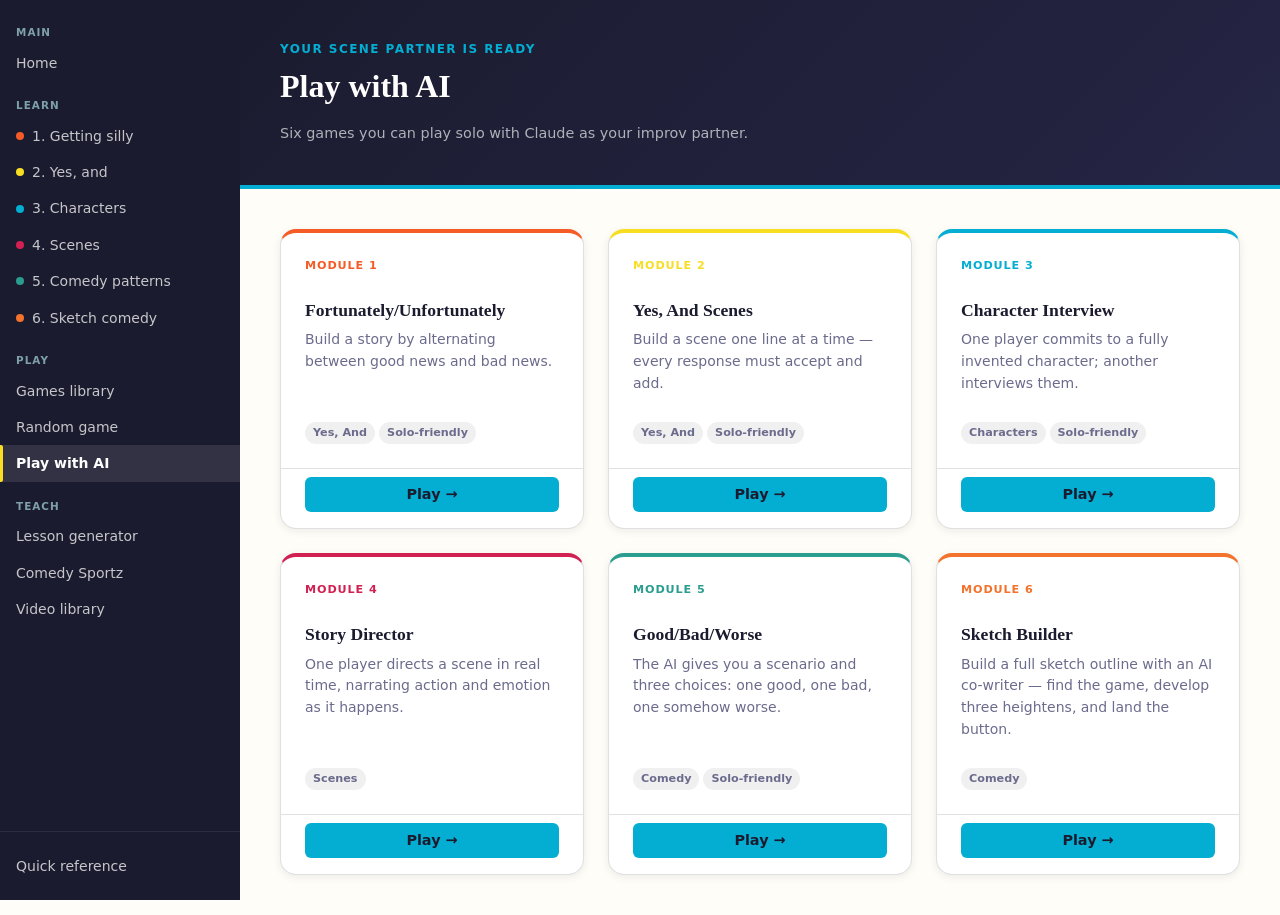
<file: play/ai-play.html>
<!DOCTYPE html>
<html lang="en">
<head>
  <!-- Google Analytics -->
  <script async src="https://www.googletagmanager.com/gtag/js?id=G-CF0EN0QGSH"></script>
  <script>
    window.dataLayer = window.dataLayer || [];
    function gtag(){dataLayer.push(arguments);}
    gtag('js', new Date());
    gtag('config', 'G-CF0EN0QGSH');
  </script>
  <meta charset="UTF-8">
  <meta name="viewport" content="width=device-width, initial-scale=1.0">
  <title>Play with AI — The Improv Hub</title>
  <link rel="stylesheet" href="../style.css">
  <link rel="stylesheet" href="../modules/module.css">
  <link rel="stylesheet" href="ai-play.css">
</head>
<body>

  <button class="sidebar-toggle" id="sidebar-toggle" aria-label="Open navigation menu" aria-expanded="false" aria-controls="sidebar">☰</button>
  <div class="sidebar-overlay" id="sidebar-overlay" aria-hidden="true"></div>

  <div class="site-wrapper">

    <!-- ============================================================
         SIDEBAR
    ============================================================ -->
    <nav class="sidebar" id="sidebar" aria-label="Main navigation">
      <div class="sidebar-nav">
        <div class="nav-group">
          <div class="nav-group-label">Main</div>
          <a href="../index.html" class="nav-link">Home</a>
        </div>
        <div class="nav-group">
          <div class="nav-group-label">Learn</div>
          <a href="../modules/module1.html" class="nav-link"><span class="module-dot" style="background-color: var(--module-1-color);" aria-hidden="true"></span>1. Getting silly</a>
          <a href="../modules/module2.html" class="nav-link"><span class="module-dot" style="background-color: var(--module-2-color);" aria-hidden="true"></span>2. Yes, and</a>
          <a href="../modules/module3.html" class="nav-link"><span class="module-dot" style="background-color: var(--module-3-color);" aria-hidden="true"></span>3. Characters</a>
          <a href="../modules/module4.html" class="nav-link"><span class="module-dot" style="background-color: var(--module-4-color);" aria-hidden="true"></span>4. Scenes</a>
          <a href="../modules/module5.html" class="nav-link"><span class="module-dot" style="background-color: var(--module-5-color);" aria-hidden="true"></span>5. Comedy patterns</a>
          <a href="../modules/module6.html" class="nav-link"><span class="module-dot" style="background-color: var(--module-6-color);" aria-hidden="true"></span>6. Sketch comedy</a>
        </div>
        <div class="nav-group">
          <div class="nav-group-label">Play</div>
          <a href="../games/library.html" class="nav-link">Games library</a>
          <a href="ai-play.html?random=1" class="nav-link">Random game</a>
          <a href="ai-play.html" class="nav-link">Play with AI</a>
        </div>
        <div class="nav-group">
          <div class="nav-group-label">Teach</div>
          <a href="../teach/lesson-generator.html" class="nav-link">Lesson generator</a>
          <a href="../teach/comedysportz.html" class="nav-link">Comedy Sportz</a>
          <a href="../videos/library.html" class="nav-link">Video library</a>
        </div>
      </div>
      <div class="sidebar-footer">
        <a href="../reference.html" class="nav-link">Quick reference</a>
      </div>
    </nav>


    <!-- ============================================================
         MAIN CONTENT
    ============================================================ -->
    <main class="main-content" id="main-content">

      <!-- Hero -->
      <header class="module-hero" style="--module-color: var(--color-teal);" aria-labelledby="page-title">
        <p class="module-eyebrow">Your scene partner is ready</p>
        <h1 id="page-title">Play with AI</h1>
        <p style="color: rgba(255,255,255,0.65); font-size: 0.9rem; margin: var(--space-sm) 0 0;">
          Six games you can play solo with Claude as your improv partner.
        </p>
      </header>

      <!-- AI games grid — rendered by JS from GAMES_DATA -->
      <div class="ai-games-grid" id="ai-games-grid" aria-label="AI-playable games">
        <!-- Populated by inline script below -->
      </div>

    </main>
  </div><!-- /site-wrapper -->


  <!-- ============================================================
       RANDOM GAME PICKER MODAL
  ============================================================ -->
  <div class="picker-overlay" id="picker-overlay" hidden role="dialog" aria-modal="true" aria-labelledby="picker-heading">
    <div class="picker-modal">

      <!-- ---- Spinning state ---- -->
      <div id="picker-spinning">
        <p class="picker-label" id="picker-heading">Finding your game…</p>
        <div class="picker-slot" aria-live="polite" aria-label="Game selector">
          <span class="picker-slot-name" id="picker-slot-name">Loading…</span>
        </div>
      </div>

      <!-- ---- Result state ---- -->
      <div id="picker-result" hidden>
        <p class="picker-label">You got:</p>
        <div class="picker-result-card">
          <h2 class="picker-result-title" id="result-title"></h2>
          <p class="picker-result-desc" id="result-desc"></p>
          <!-- Rules, variations, and prompts — populated by showResult() -->
          <div class="picker-result-details" id="picker-result-details"></div>
        </div>
        <div class="picker-actions">
          <button id="reroll-btn" class="btn btn-outline">🎲 Try another</button>
          <button id="picker-close-btn" class="btn" style="background: transparent; color: rgba(255,255,255,0.4); font-size: 0.8rem; padding: var(--space-xs);">
            Close
          </button>
        </div>
      </div>

    </div>
  </div>


  <!-- ============================================================
       SCRIPTS
  ============================================================ -->
  <script src="../games/games-data.js"></script>
  <script src="../js/navigation.js"></script>

  <script>
  /* ============================================================
     Play with AI — page controller
     Renders AI-playable game cards and powers the random picker.
  ============================================================ */
  (function () {

    /* Module color variables for card accents */
    var MODULE_COLORS = {
      1: 'var(--module-1-color)',
      2: 'var(--module-2-color)',
      3: 'var(--module-3-color)',
      4: 'var(--module-4-color)',
      5: 'var(--module-5-color)',
      6: 'var(--module-6-color)',
    };

    /* Category display labels */
    var CAT_LABELS = {
      'warm-ups':     'Warm-up',
      'yes-and':      'Yes, And',
      'characters':   'Characters',
      'scenes':       'Scenes',
      'comedy':       'Comedy',
      'musical':      'Musical',
      'solo-friendly':'Solo-friendly'
    };

    /* Link from this page (play/) to the module's play section */
    function modulePlayLink(game) {
      return '../modules/module' + game.module + '.html#play';
    }


    /* ============================================================
       RENDER AI GAMES GRID
    ============================================================ */

    function renderGrid() {
      var grid = document.getElementById('ai-games-grid');
      if (!grid || typeof GAMES_DATA === 'undefined') return;

      var aiGames = GAMES_DATA.filter(function (g) { return g.aiPlayable; })
                              .sort(function (a, b) { return (a.module || 99) - (b.module || 99); });

      aiGames.forEach(function (game) {
        var color = game.module ? MODULE_COLORS[game.module] : 'var(--color-teal)';

        /* Category tags */
        var tagsHtml = game.categories.map(function (cat) {
          var label = CAT_LABELS[cat] || cat;
          return '<span class="tag tag-' + cat + '">' + label + '</span>';
        }).join('');

        var card = document.createElement('article');
        card.className = 'card ai-game-card';
        card.style.setProperty('--card-color', color);

        card.innerHTML =
          '<div class="ai-game-card-body">' +
            '<p class="ai-game-card-module">' +
              (game.module ? 'Module ' + game.module : '') +
            '</p>' +
            '<h2 class="ai-game-card-title">' + game.title + '</h2>' +
            '<p class="ai-game-card-desc">' + game.description + '</p>' +
            '<div class="ai-game-card-tags">' + tagsHtml + '</div>' +
          '</div>' +
          '<div class="ai-game-card-footer">' +
            '<a href="' + modulePlayLink(game) + '" class="btn btn-teal btn-sm" style="width:100%; justify-content:center;">Play →</a>' +
          '</div>';

        grid.appendChild(card);
      });
    }


    /* ============================================================
       RANDOM PICKER
    ============================================================ */

    var overlay     = document.getElementById('picker-overlay');
    var spinningEl  = document.getElementById('picker-spinning');
    var resultEl    = document.getElementById('picker-result');
    var slotNameEl  = document.getElementById('picker-slot-name');
    var resultTitle = document.getElementById('result-title');
    var resultDesc  = document.getElementById('result-desc');
    var rerollBtn   = document.getElementById('reroll-btn');
    var closeBtn    = document.getElementById('picker-close-btn');
    /* random-game-btn has been removed from this page;
       the random picker is triggered via ?random=1 in the URL only */
    var randomBtn   = document.getElementById('random-game-btn');

    /* Animation: delays between each step (ms), fast → slow */
    var STEP_DELAYS = [
      65, 65, 65, 65, 65, 65, 65, 65, 65, 65, /* fast: 10 steps */
      100, 150, 220, 320, 460, 650, 900         /* slowing: 7 steps */
    ];

    var pickedGame = null;
    var animTimer  = null;

    /* All games for the random picker; AI-only filter stays in renderGrid() */
    function getAllGames() {
      if (typeof GAMES_DATA === 'undefined') return [];
      return GAMES_DATA;
    }

    function openPicker() {
      overlay.hidden = false;
      spinningEl.hidden = false;
      resultEl.hidden   = true;
      document.body.style.overflow = 'hidden';
      runPicker();
    }

    function closePicker() {
      if (animTimer) { clearTimeout(animTimer); animTimer = null; }
      overlay.hidden = true;
      document.body.style.overflow = '';
    }

    function runPicker() {
      var allGames = getAllGames();
      if (!allGames.length) return;

      /* Pick the winning game up front */
      pickedGame = allGames[Math.floor(Math.random() * allGames.length)];

      /* Build a sequence: random games ending on pickedGame */
      var sequence = [];
      for (var i = 0; i < STEP_DELAYS.length; i++) {
        sequence.push(allGames[Math.floor(Math.random() * allGames.length)]);
      }
      /* Final step always lands on the chosen game */
      sequence.push(pickedGame);

      var step = 0;

      function showStep() {
        var game = sequence[step];
        var duration = STEP_DELAYS[step] || 100;

        /* Animate the name flying in */
        slotNameEl.classList.remove('is-animating');
        slotNameEl.style.setProperty('--slot-duration', (Math.min(duration * 0.6, 200)) + 'ms');
        /* Force reflow to restart animation */
        void slotNameEl.offsetWidth;
        slotNameEl.textContent = game.title;
        slotNameEl.classList.add('is-animating');

        step++;

        if (step < sequence.length) {
          animTimer = setTimeout(showStep, duration);
        } else {
          /* Animation complete — show result after a brief pause */
          animTimer = setTimeout(showResult, 500);
        }
      }

      showStep();
    }

    function showResult() {
      var allGames = getAllGames();
      var game = pickedGame || allGames[0];

      spinningEl.hidden = true;
      resultEl.hidden   = false;

      resultTitle.textContent  = game.title;
      resultDesc.textContent   = game.description;

      /* Build rules / variations / prompts HTML */
      var detailsEl = document.getElementById('picker-result-details');
      var html = '';

      if (game.rules && game.rules.length) {
        html += '<div class="picker-detail-section"><h4>How to play</h4><ol class="picker-rules">';
        game.rules.forEach(function (r) { html += '<li>' + r + '</li>'; });
        html += '</ol></div>';
      }

      if (game.example) {
        html += '<div class="picker-detail-section picker-example"><h4>Example</h4><p>' +
          game.example.replace(/\n/g, '<br>') + '</p></div>';
      }

      if (game.variations && game.variations.length) {
        html += '<div class="picker-detail-section"><h4>Variations</h4><ul class="picker-variations">';
        game.variations.forEach(function (v) { html += '<li>' + v + '</li>'; });
        html += '</ul></div>';
      }

      if (game.prompts && game.prompts.length) {
        html += '<div class="picker-detail-section"><h4>Prompts &amp; suggestions</h4><ul class="picker-prompts">';
        game.prompts.forEach(function (p) { html += '<li>' + p + '</li>'; });
        html += '</ul></div>';
      }

      detailsEl.innerHTML = html;

    }

    rerollBtn.addEventListener('click', function () {
      spinningEl.hidden = false;
      resultEl.hidden   = true;
      runPicker();
    });

    closeBtn.addEventListener('click', closePicker);

    if (randomBtn) { randomBtn.addEventListener('click', openPicker); }

    /* Close on overlay background click */
    overlay.addEventListener('click', function (e) {
      if (e.target === overlay) closePicker();
    });

    /* Close on Escape */
    document.addEventListener('keydown', function (e) {
      if (e.key === 'Escape' && !overlay.hidden) closePicker();
    });


    /* ============================================================
       AUTO-START PICKER IF ?random=1 IN URL
    ============================================================ */

    document.addEventListener('DOMContentLoaded', function () {
      renderGrid();

      var params = new URLSearchParams(window.location.search);
      if (params.get('random') === '1') {
        /* Small delay so the page renders visibly before the overlay opens */
        setTimeout(openPicker, 300);
      }
    });

  })();
  </script>

</body>
</html>
</file>
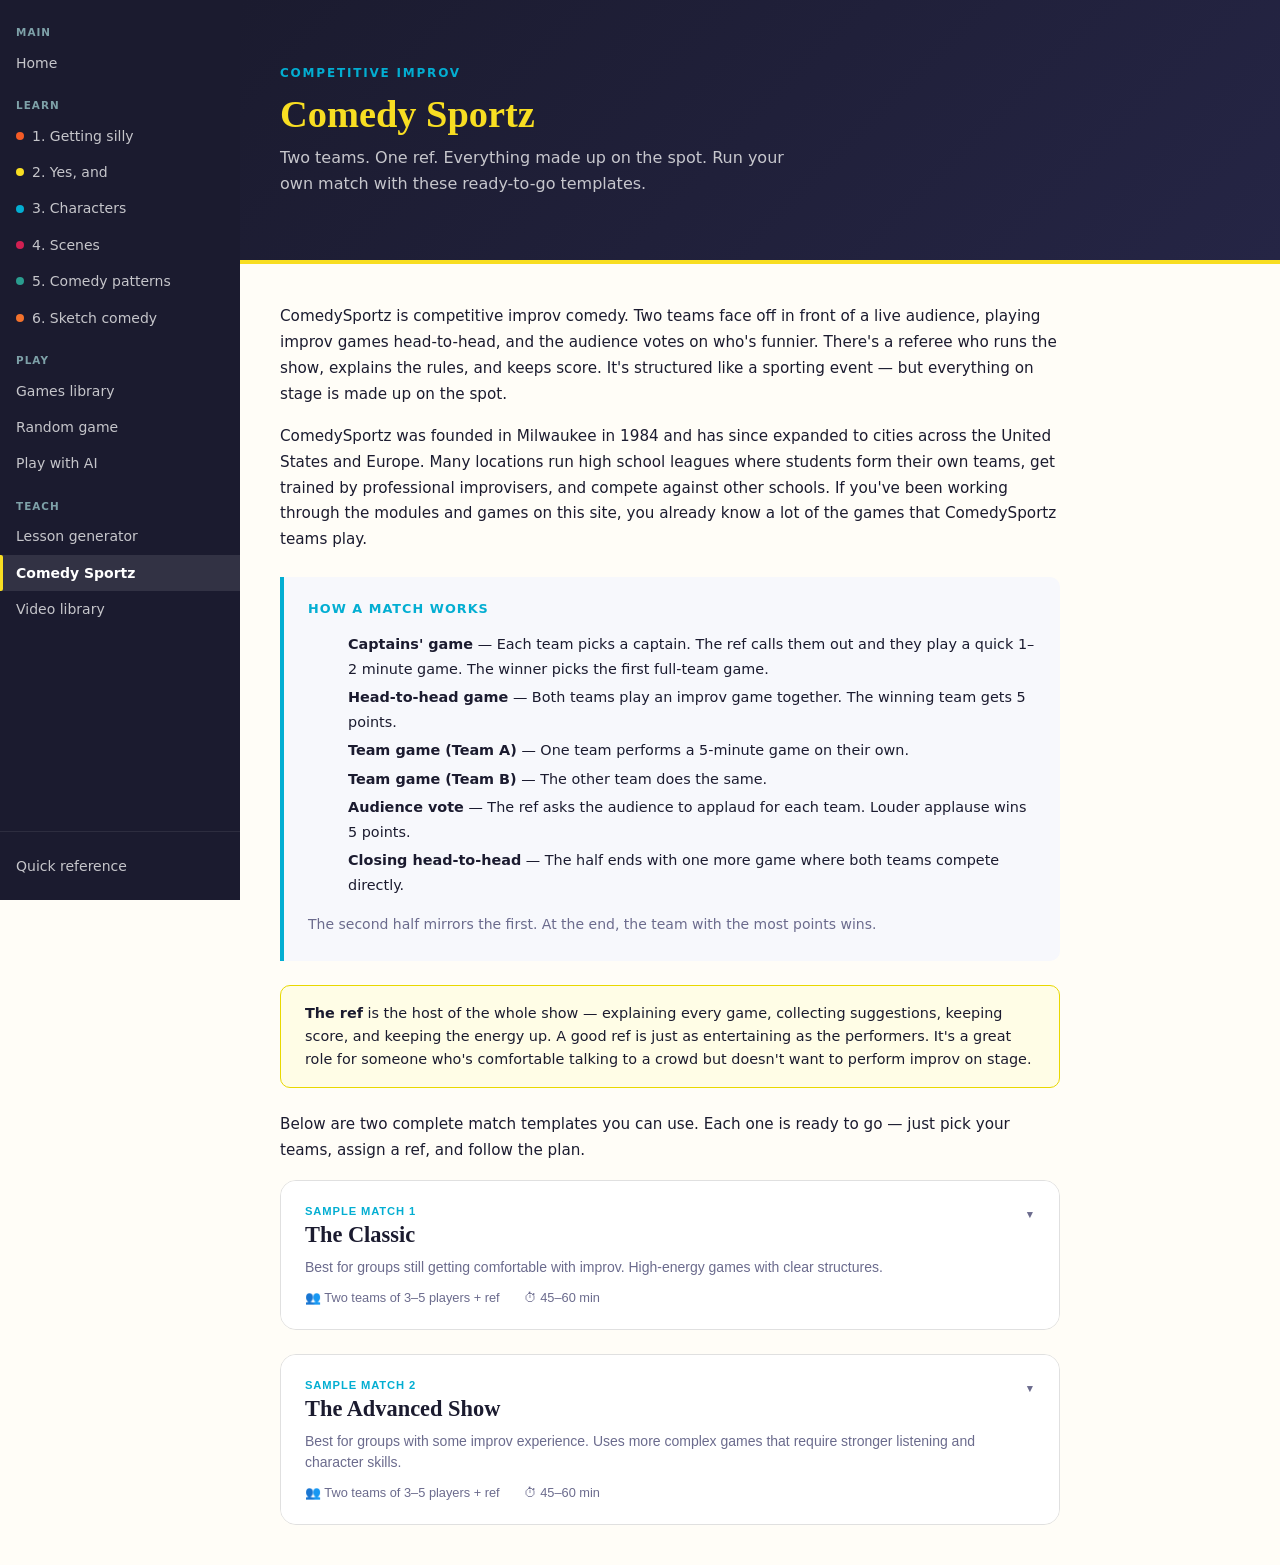
<file: teach/comedysportz.html>
<!DOCTYPE html>
<html lang="en">
<head>
  <!-- Google Analytics -->
  <script async src="https://www.googletagmanager.com/gtag/js?id=G-CF0EN0QGSH"></script>
  <script>
    window.dataLayer = window.dataLayer || [];
    function gtag(){dataLayer.push(arguments);}
    gtag('js', new Date());
    gtag('config', 'G-CF0EN0QGSH');
  </script>
  <meta charset="UTF-8">
  <meta name="viewport" content="width=device-width, initial-scale=1.0">
  <title>Comedy Sportz — The Improv Hub</title>
  <link rel="stylesheet" href="../style.css">
  <link rel="stylesheet" href="comedysportz.css">
</head>
<body>

  <button class="sidebar-toggle" id="sidebar-toggle" aria-label="Open navigation menu" aria-expanded="false" aria-controls="sidebar">☰</button>
  <div class="sidebar-overlay" id="sidebar-overlay" aria-hidden="true"></div>

  <div class="site-wrapper">

    <!-- ============================================================
         SIDEBAR
    ============================================================ -->
    <nav class="sidebar" id="sidebar" aria-label="Main navigation">
      <div class="sidebar-nav">
        <div class="nav-group">
          <div class="nav-group-label">Main</div>
          <a href="../index.html" class="nav-link">Home</a>
        </div>
        <div class="nav-group">
          <div class="nav-group-label">Learn</div>
          <a href="../modules/module1.html" class="nav-link"><span class="module-dot" style="background-color: var(--module-1-color);" aria-hidden="true"></span>1. Getting silly</a>
          <a href="../modules/module2.html" class="nav-link"><span class="module-dot" style="background-color: var(--module-2-color);" aria-hidden="true"></span>2. Yes, and</a>
          <a href="../modules/module3.html" class="nav-link"><span class="module-dot" style="background-color: var(--module-3-color);" aria-hidden="true"></span>3. Characters</a>
          <a href="../modules/module4.html" class="nav-link"><span class="module-dot" style="background-color: var(--module-4-color);" aria-hidden="true"></span>4. Scenes</a>
          <a href="../modules/module5.html" class="nav-link"><span class="module-dot" style="background-color: var(--module-5-color);" aria-hidden="true"></span>5. Comedy patterns</a>
          <a href="../modules/module6.html" class="nav-link"><span class="module-dot" style="background-color: var(--module-6-color);" aria-hidden="true"></span>6. Sketch comedy</a>
        </div>
        <div class="nav-group">
          <div class="nav-group-label">Play</div>
          <a href="../games/library.html" class="nav-link">Games library</a>
          <a href="../play/ai-play.html?random=1" class="nav-link">Random game</a>
          <a href="../play/ai-play.html" class="nav-link">Play with AI</a>
        </div>
        <div class="nav-group">
          <div class="nav-group-label">Teach</div>
          <a href="../teach/lesson-generator.html" class="nav-link">Lesson generator</a>
          <a href="../teach/comedysportz.html" class="nav-link">Comedy Sportz</a>
          <a href="../videos/library.html" class="nav-link">Video library</a>
        </div>
      </div>
      <div class="sidebar-footer">
        <a href="../reference.html" class="nav-link">Quick reference</a>
      </div>
    </nav>


    <!-- ============================================================
         MAIN CONTENT
    ============================================================ -->
    <main class="main-content" id="main-content">

      <!-- Hero -->
      <header class="cs-hero" aria-labelledby="cs-title">
        <p class="hero-eyebrow">Competitive improv</p>
        <h1 id="cs-title">Comedy Sportz</h1>
        <p class="cs-hero-subtitle">
          Two teams. One ref. Everything made up on the spot.
          Run your own match with these ready-to-go templates.
        </p>
      </header>

      <!-- Intro -->
      <section class="cs-body">

        <div class="cs-intro">
          <p>
            ComedySportz is competitive improv comedy. Two teams face off in front of a live audience,
            playing improv games head-to-head, and the audience votes on who's funnier. There's a
            referee who runs the show, explains the rules, and keeps score. It's structured like a
            sporting event — but everything on stage is made up on the spot.
          </p>
          <p>
            ComedySportz was founded in Milwaukee in 1984 and has since expanded to cities across the
            United States and Europe. Many locations run high school leagues where students form their
            own teams, get trained by professional improvisers, and compete against other schools.
            If you've been working through the modules and games on this site, you already know a lot
            of the games that ComedySportz teams play.
          </p>

          <div class="cs-match-overview">
            <h2>How a match works</h2>
            <ol class="cs-overview-list">
              <li><strong>Captains' game</strong> — Each team picks a captain. The ref calls them out and they play a quick 1–2 minute game. The winner picks the first full-team game.</li>
              <li><strong>Head-to-head game</strong> — Both teams play an improv game together. The winning team gets 5 points.</li>
              <li><strong>Team game (Team A)</strong> — One team performs a 5-minute game on their own.</li>
              <li><strong>Team game (Team B)</strong> — The other team does the same.</li>
              <li><strong>Audience vote</strong> — The ref asks the audience to applaud for each team. Louder applause wins 5 points.</li>
              <li><strong>Closing head-to-head</strong> — The half ends with one more game where both teams compete directly.</li>
            </ol>
            <p>The second half mirrors the first. At the end, the team with the most points wins.</p>
          </div>

          <div class="cs-ref-note">
            <strong>The ref</strong> is the host of the whole show — explaining every game, collecting
            suggestions, keeping score, and keeping the energy up. A good ref is just as entertaining
            as the performers. It's a great role for someone who's comfortable talking to a crowd but
            doesn't want to perform improv on stage.
          </div>

          <p class="cs-sessions-intro">
            Below are two complete match templates you can use. Each one is ready to go — just pick
            your teams, assign a ref, and follow the plan.
          </p>
        </div>

        <!-- ======================================================
             SESSION CARDS
        ====================================================== -->
        <div class="cs-sessions">

          <!-- ---- Session 1: The Classic ---- -->
          <div class="cs-session-card" id="cs-card-1">
            <button
              class="accordion-trigger cs-session-trigger"
              aria-expanded="false"
              aria-controls="cs-session-1-body"
            >
              <div class="cs-session-preview">
                <span class="cs-session-label">Sample Match 1</span>
                <h2 class="cs-session-title">The Classic</h2>
                <p class="cs-session-desc">Best for groups still getting comfortable with improv. High-energy games with clear structures.</p>
                <div class="cs-session-meta">
                  <span>👥 Two teams of 3–5 players + ref</span>
                  <span>⏱ 45–60 min</span>
                </div>
              </div>
              <span class="cs-expand-icon" aria-hidden="true">▼</span>
            </button>

            <div id="cs-session-1-body" class="cs-session-body" hidden>

              <!-- First Half -->
              <div class="cs-half">
                <h3 class="cs-half-heading">First Half</h3>

                <div class="cs-game">
                  <div class="cs-game-header">
                    <span class="cs-game-type">Captains' Game</span>
                    <span class="cs-game-name">Five Things</span>
                    <span class="cs-game-time">~2 min</span>
                  </div>
                  <p class="cs-game-setup"><strong>How the ref sets it up:</strong> "Captains to the playing field! We're going to start with Five Things. I'm going to give each captain a category, and they have to name five things in that category as fast as they can. The audience counts along. Whoever finishes faster and with more confidence wins, and their team picks the first game."</p>
                  <p><strong>How it works:</strong> The ref gives Captain A a category. The captain rattles off five things as fast as possible while the audience counts. Then Captain B gets a different category. The ref (with audience input) decides who did it better. That captain's team picks the first head-to-head game.</p>
                  <div class="cs-samples">
                    <span class="cs-samples-label">Sample categories:</span>
                    <ul>
                      <li>Five things you'd find in a wizard's pocket</li>
                      <li>Five terrible excuses for being late</li>
                      <li>Five rejected ice cream flavors</li>
                      <li>Five things a penguin would put on a dating profile</li>
                      <li>Five sounds you hear at a zoo at midnight</li>
                    </ul>
                  </div>
                </div>

                <div class="cs-game">
                  <div class="cs-game-header">
                    <span class="cs-game-type">Head-to-Head</span>
                    <span class="cs-game-name">What Are You Doing?</span>
                    <span class="cs-game-time">~5 min</span>
                  </div>
                  <p class="cs-game-setup"><strong>How the ref sets it up:</strong> "Both teams, line up on opposite sides. We're playing What Are You Doing. One person starts miming an action. The next person asks 'what are you doing?' and the first person says something completely different from what they're actually miming. If you hesitate too long or repeat something, you're out. Last team with players standing wins."</p>
                  <p><strong>How it works:</strong> Teams alternate sending players in. Player A mimes something (e.g., brushing teeth). Player B asks "What are you doing?" Player A says something completely different. Player B now mimes that thing. If someone hesitates, repeats an action, or describes what they're actually doing, they're out. The team with the last player standing wins 5 points.</p>
                  <div class="cs-tip">Keep the pace fast. If someone takes more than 3 seconds, buzz them out. Encourage big physical movements — they're funnier and easier for the audience to see.</div>
                </div>

                <div class="cs-game">
                  <div class="cs-game-header">
                    <span class="cs-game-type">Team Game — Team A</span>
                    <span class="cs-game-name">Good / Bad / Worse</span>
                    <span class="cs-game-time">~5 min</span>
                  </div>
                  <p class="cs-game-setup"><strong>How the ref sets it up:</strong> "Okay Team A, you're up! We need three players: one giving Good Advice, one giving Bad Advice, and one giving Worse Advice. Audience, you're going to ask them for advice on anything you want."</p>
                  <p><strong>How it works:</strong> Three players sit facing the audience. Audience members ask for advice on any topic. Good Advice goes first with genuinely decent advice. Bad Advice follows with notably poor advice. Worse Advice finishes with spectacularly terrible advice. Go through 4–5 questions.</p>
                  <div class="cs-samples">
                    <span class="cs-samples-label">Sample questions (if the audience is shy):</span>
                    <ul>
                      <li>How do I get my parents to extend my curfew?</li>
                      <li>How should I study for a test I forgot about?</li>
                      <li>What's the best way to ask someone to a dance?</li>
                      <li>How do I convince my teacher I need an extension?</li>
                    </ul>
                  </div>
                </div>

                <div class="cs-game">
                  <div class="cs-game-header">
                    <span class="cs-game-type">Team Game — Team B</span>
                    <span class="cs-game-name">New Choice</span>
                    <span class="cs-game-time">~5 min</span>
                  </div>
                  <p class="cs-game-setup"><strong>How the ref sets it up:</strong> "Team B, your turn! I need two players for a scene. At any point during the scene, I'll yell 'New choice!' and whoever just spoke has to replace their last line with something completely different. I might say it more than once in a row."</p>
                  <p><strong>How it works:</strong> Two players start a scene based on an audience suggestion. The ref yells "New choice!" at key moments and the last person who spoke immediately replaces their line. The scene continues from whatever the last accepted line was.</p>
                  <div class="cs-samples">
                    <span class="cs-samples-label">Sample scene suggestions:</span>
                    <ul>
                      <li>At a pet store</li>
                      <li>In detention</li>
                      <li>At a restaurant on the moon</li>
                      <li>At a job interview for a very unusual job</li>
                    </ul>
                  </div>
                  <div class="cs-tip">Don't call "New choice!" on every line. Let the scene build, then strike. Hitting it three or four times in a row on the same person is where the biggest laughs come from.</div>
                </div>

                <div class="cs-audience-vote">
                  <strong>Audience Vote</strong> — The ref asks the audience to applaud for each team. Louder applause wins 5 points.
                </div>

                <div class="cs-game">
                  <div class="cs-game-header">
                    <span class="cs-game-type">Closing Head-to-Head</span>
                    <span class="cs-game-name">World's Worst</span>
                    <span class="cs-game-time">~5 min</span>
                  </div>
                  <p class="cs-game-setup"><strong>How the ref sets it up:</strong> "Both teams, line up! We're closing the half with World's Worst. I'm going to give you a category: 'World's Worst blank.' Teams take turns stepping forward with their best worst example. One line each, then step back."</p>
                  <p><strong>How it works:</strong> Teams alternate with quick one-liners or physical bits. After 5–6 rounds, the ref picks a new category. Go through 2–3 categories. The ref (with audience input) picks the team that got the most laughs.</p>
                  <div class="cs-samples">
                    <span class="cs-samples-label">Sample categories:</span>
                    <ul>
                      <li>World's worst babysitter</li>
                      <li>World's worst superhero</li>
                      <li>World's worst motivational speaker</li>
                      <li>World's worst school principal</li>
                    </ul>
                  </div>
                </div>
              </div><!-- /first half -->

              <!-- Second Half -->
              <div class="cs-half">
                <h3 class="cs-half-heading">Second Half</h3>

                <div class="cs-game">
                  <div class="cs-game-header">
                    <span class="cs-game-type">Captains' Game</span>
                    <span class="cs-game-name">Zip Zap Zop Showdown</span>
                    <span class="cs-game-time">~2 min</span>
                  </div>
                  <p class="cs-game-setup"><strong>How the ref sets it up:</strong> "Captains back to the playing field! We're doing a speed round of Zip Zap Zop. Both captains face each other and send Zip Zap Zop back and forth as fast as possible. First person to mess up loses, and the other captain's team picks the next game."</p>
                </div>

                <div class="cs-game">
                  <div class="cs-game-header">
                    <span class="cs-game-type">Head-to-Head</span>
                    <span class="cs-game-name">Freeze Tag</span>
                    <span class="cs-game-time">5–7 min</span>
                  </div>
                  <p class="cs-game-setup"><strong>How the ref sets it up:</strong> "We need one player from each team to start a scene. At any point, anyone from either team can yell 'Freeze!' Both players freeze. The person who called freeze taps one player out, takes their exact position, and starts a completely new scene. Teams alternate freezing in."</p>
                  <p><strong>How it works:</strong> Players from both teams can call "Freeze!" and tag in. Teams should alternate so both get equal stage time. Each new player uses the frozen physical position to inspire a new scene.</p>
                  <div class="cs-samples">
                    <span class="cs-samples-label">Sample opening suggestions:</span>
                    <ul>
                      <li>A kitchen</li>
                      <li>A construction site</li>
                      <li>A spaceship</li>
                      <li>An amusement park</li>
                    </ul>
                  </div>
                  <div class="cs-tip">If one team is dominating the freezes, prompt the other: "Blue team, we haven't heard from you in a while!"</div>
                </div>

                <div class="cs-game">
                  <div class="cs-game-header">
                    <span class="cs-game-type">Team Game — Team B</span>
                    <span class="cs-game-name">Fortunately / Unfortunately</span>
                    <span class="cs-game-time">~5 min</span>
                  </div>
                  <p class="cs-game-setup"><strong>How the ref sets it up:</strong> "Team B, I need your whole team. We're going to build a story. I'll get a setup from the audience. Going down the line, each player alternates between 'Fortunately…' and 'Unfortunately…' Keep the story connected and keep escalating!"</p>
                  <p><strong>How it works:</strong> Players go down the line alternating Fortunately and Unfortunately. Each line connects to the previous one and raises the stakes. Go through the line 2–3 times.</p>
                  <div class="cs-samples">
                    <span class="cs-samples-label">Sample setups:</span>
                    <ul>
                      <li>"A student was about to give the most important presentation of their life."</li>
                      <li>"A family road trip took a very wrong turn."</li>
                      <li>"The school cafeteria started serving a brand new, never-before-tasted food."</li>
                    </ul>
                  </div>
                </div>

                <div class="cs-game">
                  <div class="cs-game-header">
                    <span class="cs-game-type">Team Game — Team A</span>
                    <span class="cs-game-name">Experts Panel</span>
                    <span class="cs-game-time">~5 min</span>
                  </div>
                  <p class="cs-game-setup"><strong>How the ref sets it up:</strong> "Team A, I need three or four of you to sit as our panel of experts. Audience, give me a topic that these experts are the world's leading authorities on. The weirder the topic, the better."</p>
                  <p><strong>How it works:</strong> 3–4 players sit as the panel, each giving themselves a name and title on the spot. The ref moderates and can take audience questions. Experts answer with complete confidence and build on each other's claims.</p>
                  <div class="cs-samples">
                    <span class="cs-samples-label">Sample topics:</span>
                    <ul>
                      <li>The secret language of cafeteria food</li>
                      <li>Why cats stare at walls</li>
                      <li>Advanced strategies for avoiding homework</li>
                      <li>The hidden ecosystem inside a school locker</li>
                    </ul>
                  </div>
                </div>

                <div class="cs-audience-vote">
                  <strong>Audience Vote</strong> — Applause vote. 5 points to the louder team.
                </div>

                <div class="cs-game">
                  <div class="cs-game-header">
                    <span class="cs-game-type">Closing Head-to-Head</span>
                    <span class="cs-game-name">Scenes from a Hat</span>
                    <span class="cs-game-time">~5 min</span>
                  </div>
                  <p class="cs-game-setup"><strong>How the ref sets it up:</strong> "Before this half, we collected scene suggestions from you on slips of paper. I'm going to read them out, and players from both teams jump up and act them out. Quick hits — one line, one bit, then sit down. Both teams can go on the same suggestion."</p>
                  <p><strong>How it works:</strong> Rapid-fire responses to each prompt. No full scenes, just quick hits. The ref keeps pulling suggestions until time runs out.</p>
                  <div class="cs-samples">
                    <span class="cs-samples-label">Sample prompts (have these ready as backup):</span>
                    <ul>
                      <li>Things you shouldn't say on a roller coaster</li>
                      <li>Rejected school mascots</li>
                      <li>Things a pet would say if it could talk for 10 seconds</li>
                      <li>Things overheard at a superhero support group</li>
                    </ul>
                  </div>
                </div>
              </div><!-- /second half -->

              <div class="cs-winner">🏆 Add up the points. The ref announces the winning team with as much fanfare as possible.</div>

            </div><!-- /session-1-body -->
          </div><!-- /cs-card-1 -->


          <!-- ---- Session 2: The Advanced Show ---- -->
          <div class="cs-session-card" id="cs-card-2">
            <button
              class="accordion-trigger cs-session-trigger"
              aria-expanded="false"
              aria-controls="cs-session-2-body"
            >
              <div class="cs-session-preview">
                <span class="cs-session-label">Sample Match 2</span>
                <h2 class="cs-session-title">The Advanced Show</h2>
                <p class="cs-session-desc">Best for groups with some improv experience. Uses more complex games that require stronger listening and character skills.</p>
                <div class="cs-session-meta">
                  <span>👥 Two teams of 3–5 players + ref</span>
                  <span>⏱ 45–60 min</span>
                </div>
              </div>
              <span class="cs-expand-icon" aria-hidden="true">▼</span>
            </button>

            <div id="cs-session-2-body" class="cs-session-body" hidden>

              <!-- First Half -->
              <div class="cs-half">
                <h3 class="cs-half-heading">First Half</h3>

                <div class="cs-game">
                  <div class="cs-game-header">
                    <span class="cs-game-type">Captains' Game</span>
                    <span class="cs-game-name">ABC Challenge</span>
                    <span class="cs-game-time">~2 min</span>
                  </div>
                  <p class="cs-game-setup"><strong>How the ref sets it up:</strong> "Captains to the playing field! You're going to do a scene together, but each line has to start with the next letter of the alphabet. Captain A starts with A, Captain B says a line starting with B, and so on. First person to use the wrong letter or freeze up loses. Audience, give me a location!"</p>
                  <div class="cs-samples">
                    <span class="cs-samples-label">Sample locations:</span>
                    <ul>
                      <li>A grocery store</li>
                      <li>A pirate ship</li>
                      <li>A dentist's office</li>
                    </ul>
                  </div>
                </div>

                <div class="cs-game">
                  <div class="cs-game-header">
                    <span class="cs-game-type">Head-to-Head</span>
                    <span class="cs-game-name">Half-Life</span>
                    <span class="cs-game-time">~8 min</span>
                  </div>
                  <p class="cs-game-setup"><strong>How the ref sets it up:</strong> "I need two players from each team. You're going to do a scene for about two minutes. Then I'll say 'Half-life!' and you replay the exact same scene in one minute. Then 30 seconds. Then 15. Then as fast as you possibly can. Team A goes first, then Team B does the same. Audience, you'll vote on who did it better."</p>
                  <p><strong>How it works:</strong> Team A performs a 2-minute scene, then replays it at half-life intervals. Team B does the same with a different suggestion. The audience votes on which team's half-life was funnier.</p>
                  <div class="cs-samples">
                    <span class="cs-samples-label">Sample scene suggestions:</span>
                    <ul>
                      <li>A surprise birthday party that goes wrong</li>
                      <li>Two people assembling furniture</li>
                      <li>A student presenting a book report on a book they clearly didn't read</li>
                    </ul>
                  </div>
                </div>

                <div class="cs-game">
                  <div class="cs-game-header">
                    <span class="cs-game-type">Team Game — Team A</span>
                    <span class="cs-game-name">Story Director</span>
                    <span class="cs-game-time">~5 min</span>
                  </div>
                  <p class="cs-game-setup"><strong>How the ref sets it up:</strong> "Team A, I need all of you on stage and one person to be the Director. The Director narrates a scene and throws curveballs — fast-forward ten years, change the genre, add new characters, or reverse the whole thing. Audience, give us a title for a movie that doesn't exist."</p>
                  <p><strong>How it works:</strong> One player directs, the rest perform. The Director can interrupt with commands: "Fast forward!" "Now it's a horror movie!" "Rewind!" "Slow motion!" Performers adapt instantly.</p>
                  <div class="cs-samples">
                    <span class="cs-samples-label">Sample movie titles:</span>
                    <ul>
                      <li>"The Last Lunchroom"</li>
                      <li>"My Teacher Is a Werewolf (And Not a Good One)"</li>
                      <li>"The Day the Wi-Fi Died"</li>
                    </ul>
                  </div>
                </div>

                <div class="cs-game">
                  <div class="cs-game-header">
                    <span class="cs-game-type">Team Game — Team B</span>
                    <span class="cs-game-name">Dubbing</span>
                    <span class="cs-game-time">~5 min</span>
                  </div>
                  <p class="cs-game-setup"><strong>How the ref sets it up:</strong> "Team B, I need four of you. Two are going to do a scene physically — moving your mouths but making no sound. The other two stand off to the side and provide all the dialogue. Audience, where does this scene take place?"</p>
                  <p><strong>How it works:</strong> Two players are the Bodies (silent, physical acting). Two players are the Voices (they watch and provide all dialogue). The Bodies should exaggerate movements. The Voices try to match timing and energy. The disconnect between bodies and voices is where the comedy lives.</p>
                  <div class="cs-samples">
                    <span class="cs-samples-label">Sample locations:</span>
                    <ul>
                      <li>A cooking show</li>
                      <li>A courtroom</li>
                      <li>A real estate showing of a haunted house</li>
                    </ul>
                  </div>
                </div>

                <div class="cs-audience-vote">
                  <strong>Audience Vote</strong> — 5 points to the louder applause.
                </div>

                <div class="cs-game">
                  <div class="cs-game-header">
                    <span class="cs-game-type">Closing Head-to-Head</span>
                    <span class="cs-game-name">Slogans</span>
                    <span class="cs-game-time">~5 min</span>
                  </div>
                  <p class="cs-game-setup"><strong>How the ref sets it up:</strong> "Both teams, line up! I'm going to give you a product and you're going to pitch advertising slogans for it. Teams alternate — step forward, deliver your slogan, step back. Confidence counts!"</p>
                  <div class="cs-samples">
                    <span class="cs-samples-label">Sample products:</span>
                    <ul>
                      <li>A pillow that records your dreams</li>
                      <li>Shoes made out of bread</li>
                      <li>An alarm clock that insults you</li>
                      <li>Glow-in-the-dark socks</li>
                    </ul>
                  </div>
                </div>
              </div><!-- /first half -->

              <!-- Second Half -->
              <div class="cs-half">
                <h3 class="cs-half-heading">Second Half</h3>

                <div class="cs-game">
                  <div class="cs-game-header">
                    <span class="cs-game-type">Captains' Game</span>
                    <span class="cs-game-name">Questions Only</span>
                    <span class="cs-game-time">~2 min</span>
                  </div>
                  <p class="cs-game-setup"><strong>How the ref sets it up:</strong> "Captains, you're going to do a scene, but every single line has to be a question. If you make a statement, you lose. Audience, give me a location!"</p>
                  <div class="cs-samples">
                    <span class="cs-samples-label">Sample locations:</span>
                    <ul>
                      <li>On an airplane</li>
                      <li>At a school dance</li>
                      <li>In a haunted house</li>
                    </ul>
                  </div>
                </div>

                <div class="cs-game">
                  <div class="cs-game-header">
                    <span class="cs-game-type">Head-to-Head</span>
                    <span class="cs-game-name">Columns</span>
                    <span class="cs-game-time">~7 min</span>
                  </div>
                  <p class="cs-game-setup"><strong>How the ref sets it up:</strong> "We're going to run two scenes at the same time, but we'll only watch one at a time. I need two players from each team. When I point to your scene, you're live. When I switch, you freeze. When I come back, pick up right where you left off."</p>
                  <p><strong>How it works:</strong> Each team gets an audience suggestion. The ref switches between scenes every 30–60 seconds. Each scene picks up exactly where it left off. If themes start to echo between scenes, players should lean into it.</p>
                  <div class="cs-samples">
                    <span class="cs-samples-label">Sample suggestion pairs:</span>
                    <ul>
                      <li>Scene 1: A kitchen / Scene 2: A spaceship</li>
                      <li>Scene 1: A first date / Scene 2: A job interview</li>
                      <li>Scene 1: Planning a party / Scene 2: Planning a heist</li>
                    </ul>
                  </div>
                </div>

                <div class="cs-game">
                  <div class="cs-game-header">
                    <span class="cs-game-type">Team Game — Team B</span>
                    <span class="cs-game-name">Character Interview</span>
                    <span class="cs-game-time">~5 min</span>
                  </div>
                  <p class="cs-game-setup"><strong>How the ref sets it up:</strong> "Team B, I need one interviewer and one character. The character is a guest on a talk show, and the audience will decide who they are. Character, cover your ears! Audience, who is this person and what are they famous for?"</p>
                  <p><strong>How it works:</strong> The audience secretly decides the character's identity. The interviewer asks questions that subtly hint at who the character is. The character answers in whatever way feels right, gradually piecing together who they are. When the character guesses correctly, the round ends.</p>
                  <div class="cs-samples">
                    <span class="cs-samples-label">Sample characters:</span>
                    <ul>
                      <li>Someone who invented edible furniture</li>
                      <li>The world's worst magician who accidentally makes real things disappear</li>
                      <li>Someone who just discovered they're actually a robot</li>
                    </ul>
                  </div>
                </div>

                <div class="cs-game">
                  <div class="cs-game-header">
                    <span class="cs-game-type">Team Game — Team A</span>
                    <span class="cs-game-name">Pop-Up Storybook</span>
                    <span class="cs-game-time">~5 min</span>
                  </div>
                  <p class="cs-game-setup"><strong>How the ref sets it up:</strong> "Team A, I need one narrator and everyone else on stage as performers. The narrator tells a story, and the performers physically become everything described — characters, animals, furniture, weather. Audience, give me a title for a children's book that doesn't exist."</p>
                  <p><strong>How it works:</strong> One player narrates while all others physically represent everything mentioned. Performers jump in quickly without being assigned. The narrator should notice what performers are doing and build on it.</p>
                  <div class="cs-samples">
                    <span class="cs-samples-label">Sample book titles:</span>
                    <ul>
                      <li>"The Dragon Who Was Afraid of Everything"</li>
                      <li>"A Family of Raccoons Move Into the School"</li>
                      <li>"The Monster Under the Bed Gets a Roommate"</li>
                    </ul>
                  </div>
                </div>

                <div class="cs-audience-vote">
                  <strong>Audience Vote</strong> — 5 points to the louder applause.
                </div>

                <div class="cs-game">
                  <div class="cs-game-header">
                    <span class="cs-game-type">Closing Head-to-Head</span>
                    <span class="cs-game-name">Irish Drinking Song</span>
                    <span class="cs-game-time">~5 min</span>
                  </div>
                  <p class="cs-game-setup"><strong>How the ref sets it up:</strong> "Both teams, line up side by side! We're closing the show with a song. I need a topic from the audience. Each person sings one line going down the line. The fourth person in each group has to land a rhyme. After each verse, everyone sings the chorus together. Don't worry about sounding good. Worry about committing!"</p>
                  <div class="cs-samples">
                    <span class="cs-samples-label">Sample topics:</span>
                    <ul>
                      <li>Failing your driver's test</li>
                      <li>Your phone dying at the worst moment</li>
                      <li>Accidentally sending a text to the wrong person</li>
                    </ul>
                  </div>
                </div>
              </div><!-- /second half -->

              <div class="cs-winner">🏆 The ref tallies the points and announces the champion with maximum energy. Both teams take a bow. Remind the audience that everyone was making it up the whole time.</div>

              <!-- Tips -->
              <div class="cs-tips">
                <h3>Tips for running a great match</h3>
                <ul>
                  <li><strong>The ref makes or breaks it.</strong> Pick someone comfortable talking to a crowd who can explain games clearly and keep energy up between games.</li>
                  <li><strong>Collect audience suggestions early.</strong> Have slips of paper ready before the show starts so you always have a backup.</li>
                  <li><strong>Keep it moving.</strong> Dead air is the enemy. If a game stalls, the ref should jump in and move things along.</li>
                  <li><strong>Celebrate everything.</strong> Even if a game doesn't go great, keep the energy positive.</li>
                  <li><strong>Keep it clean.</strong> ComedySportz is family-friendly. If someone goes off-color, the ref can call a "brown bag foul" — an actual ComedySportz tradition where the offending player wears a brown paper bag on their head.</li>
                  <li><strong>Have fun.</strong> The audience can tell when performers are enjoying themselves. If the teams are laughing, the audience will be too.</li>
                </ul>
              </div>

            </div><!-- /session-2-body -->
          </div><!-- /cs-card-2 -->

        </div><!-- /cs-sessions -->
      </section><!-- /cs-body -->

    </main>
  </div><!-- /site-wrapper -->

  <script src="../js/navigation.js"></script>
  <script src="../js/interactions.js"></script>

</body>
</html>
</file>
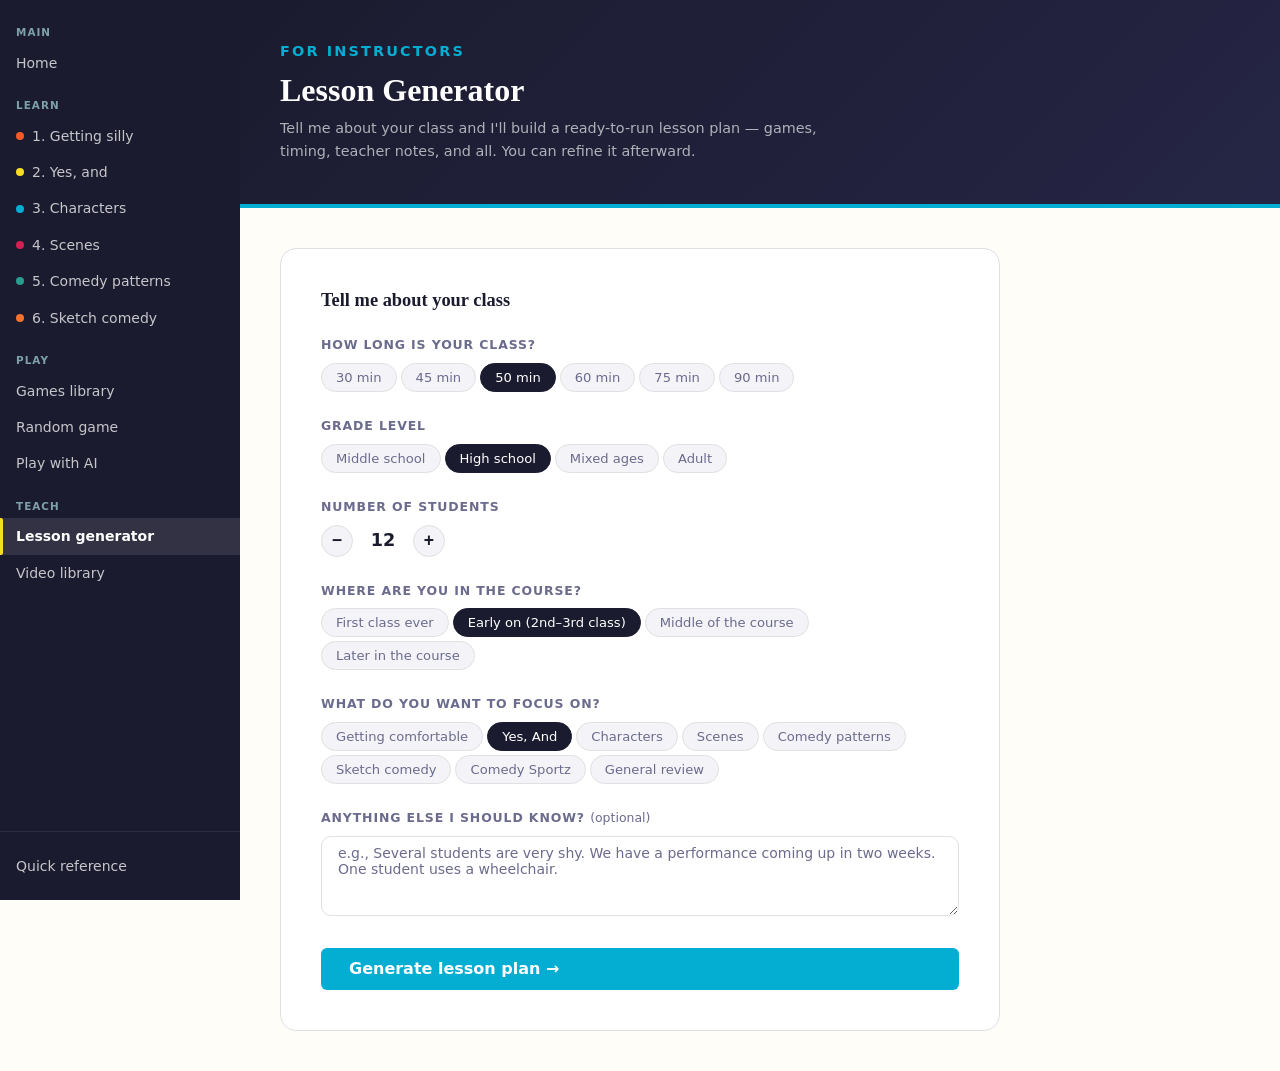
<file: teach/lesson-generator.html>
<!DOCTYPE html>
<html lang="en">
<head>
  <!-- Google Analytics -->
  <script async src="https://www.googletagmanager.com/gtag/js?id=G-CF0EN0QGSH"></script>
  <script>
    window.dataLayer = window.dataLayer || [];
    function gtag(){dataLayer.push(arguments);}
    gtag('js', new Date());
    gtag('config', 'G-CF0EN0QGSH');
  </script>
  <meta charset="UTF-8">
  <meta name="viewport" content="width=device-width, initial-scale=1.0">
  <title>Lesson Generator — The Improv Hub</title>
  <link rel="stylesheet" href="../style.css">
  <link rel="stylesheet" href="../modules/module.css">
  <link rel="stylesheet" href="lesson-generator.css">
</head>
<body>

  <button class="sidebar-toggle" id="sidebar-toggle" aria-label="Open navigation menu" aria-expanded="false" aria-controls="sidebar">☰</button>
  <div class="sidebar-overlay" id="sidebar-overlay" aria-hidden="true"></div>

  <div class="site-wrapper">

    <!-- ============================================================
         SIDEBAR
    ============================================================ -->
    <nav class="sidebar" id="sidebar" aria-label="Main navigation">
      <div class="sidebar-nav">
        <div class="nav-group">
          <div class="nav-group-label">Main</div>
          <a href="../index.html" class="nav-link">Home</a>
        </div>
        <div class="nav-group">
          <div class="nav-group-label">Learn</div>
          <a href="../modules/module1.html" class="nav-link"><span class="module-dot" style="background-color: var(--module-1-color);" aria-hidden="true"></span>1. Getting silly</a>
          <a href="../modules/module2.html" class="nav-link"><span class="module-dot" style="background-color: var(--module-2-color);" aria-hidden="true"></span>2. Yes, and</a>
          <a href="../modules/module3.html" class="nav-link"><span class="module-dot" style="background-color: var(--module-3-color);" aria-hidden="true"></span>3. Characters</a>
          <a href="../modules/module4.html" class="nav-link"><span class="module-dot" style="background-color: var(--module-4-color);" aria-hidden="true"></span>4. Scenes</a>
          <a href="../modules/module5.html" class="nav-link"><span class="module-dot" style="background-color: var(--module-5-color);" aria-hidden="true"></span>5. Comedy patterns</a>
          <a href="../modules/module6.html" class="nav-link"><span class="module-dot" style="background-color: var(--module-6-color);" aria-hidden="true"></span>6. Sketch comedy</a>
        </div>
        <div class="nav-group">
          <div class="nav-group-label">Play</div>
          <a href="../games/library.html" class="nav-link">Games library</a>
          <a href="../play/ai-play.html?random=1" class="nav-link">Random game</a>
          <a href="../play/ai-play.html" class="nav-link">Play with AI</a>
        </div>
        <div class="nav-group">
          <div class="nav-group-label">Teach</div>
          <a href="lesson-generator.html" class="nav-link">Lesson generator</a>
          <a href="../videos/library.html" class="nav-link">Video library</a>
        </div>
      </div>
      <div class="sidebar-footer">
        <a href="../reference.html" class="nav-link">Quick reference</a>
      </div>
    </nav>


    <!-- ============================================================
         MAIN CONTENT
    ============================================================ -->
    <main class="main-content" id="main-content">

      <!-- Hero -->
      <header class="lg-hero">
        <p class="hero-eyebrow" style="color: var(--color-teal);">For instructors</p>
        <h1>Lesson Generator</h1>
        <p>
          Tell me about your class and I'll build a ready-to-run lesson plan — games,
          timing, teacher notes, and all. You can refine it afterward.
        </p>
      </header>

      <div class="lg-body">

        <!-- ============================================================
             SETUP FORM
        ============================================================ -->
        <div class="lg-form-card" id="lg-form-card">
          <h2 class="lg-form-title">Tell me about your class</h2>

          <!-- Session length -->
          <div class="lg-param">
            <span class="lg-param-label">How long is your class?</span>
            <div class="lg-pills" role="group" aria-label="Session length">
              <button class="lg-pill" data-param="duration" data-value="30 minutes">30 min</button>
              <button class="lg-pill" data-param="duration" data-value="45 minutes">45 min</button>
              <button class="lg-pill selected" data-param="duration" data-value="50 minutes">50 min</button>
              <button class="lg-pill" data-param="duration" data-value="60 minutes">60 min</button>
              <button class="lg-pill" data-param="duration" data-value="75 minutes">75 min</button>
              <button class="lg-pill" data-param="duration" data-value="90 minutes">90 min</button>
            </div>
          </div>

          <!-- Grade level -->
          <div class="lg-param">
            <span class="lg-param-label">Grade level</span>
            <div class="lg-pills" role="group" aria-label="Grade level">
              <button class="lg-pill" data-param="grade" data-value="middle school students (grades 6–8)">Middle school</button>
              <button class="lg-pill selected" data-param="grade" data-value="high school students (grades 9–12)">High school</button>
              <button class="lg-pill" data-param="grade" data-value="a mixed-age group (middle and high school)">Mixed ages</button>
              <button class="lg-pill" data-param="grade" data-value="adult learners">Adult</button>
            </div>
          </div>

          <!-- Class size -->
          <div class="lg-param">
            <span class="lg-param-label">Number of students</span>
            <div class="lg-number-row">
              <button class="lg-number-btn" id="size-minus" aria-label="Decrease">−</button>
              <span class="lg-number-display" id="size-display" aria-live="polite">12</span>
              <button class="lg-number-btn" id="size-plus" aria-label="Increase">+</button>
            </div>
          </div>

          <!-- Where in the course -->
          <div class="lg-param">
            <span class="lg-param-label">Where are you in the course?</span>
            <div class="lg-pills" role="group" aria-label="Session position">
              <button class="lg-pill" data-param="session" data-value="their very first class — they have never done improv before">First class ever</button>
              <button class="lg-pill selected" data-param="session" data-value="early in the course (sessions 2–3) — they know a little but are still getting comfortable">Early on (2nd–3rd class)</button>
              <button class="lg-pill" data-param="session" data-value="the middle of the course — they have covered the basics and have some confidence">Middle of the course</button>
              <button class="lg-pill" data-param="session" data-value="later in the course — they are experienced and ready for more challenge">Later in the course</button>
            </div>
          </div>

          <!-- Focus topic -->
          <div class="lg-param">
            <span class="lg-param-label">What do you want to focus on?</span>
            <div class="lg-pills" role="group" aria-label="Focus topic">
              <button class="lg-pill" data-param="focus" data-value="getting comfortable and being silly — basic improv warm-ups and trust">Getting comfortable</button>
              <button class="lg-pill selected" data-param="focus" data-value="Yes, And — accepting offers and building on them">Yes, And</button>
              <button class="lg-pill" data-param="focus" data-value="building characters — physicality, attitude, and commitment">Characters</button>
              <button class="lg-pill" data-param="focus" data-value="scenes — structure, listening, and building a story together">Scenes</button>
              <button class="lg-pill" data-param="focus" data-value="comedy patterns — rule of three, escalation, callbacks, and specificity">Comedy patterns</button>
              <button class="lg-pill" data-param="focus" data-value="sketch comedy — finding the game and building a sketch outline">Sketch comedy</button>
              <button class="lg-pill" data-param="focus" data-value="Comedy Sportz — the competitive improv format with two teams, a referee, audience suggestions, and scored games; help me run a practice or introduce students to the format">Comedy Sportz</button>
              <button class="lg-pill" data-param="focus" data-value="a general review and mixed practice — touch on several skills">General review</button>
            </div>
          </div>

          <!-- Anything else -->
          <div class="lg-param">
            <label class="lg-param-label" for="lg-notes">Anything else I should know? <span style="font-weight: 400; text-transform: none; letter-spacing: 0;">(optional)</span></label>
            <textarea
              id="lg-notes"
              class="lg-notes"
              placeholder="e.g., Several students are very shy. We have a performance coming up in two weeks. One student uses a wheelchair."
            ></textarea>
          </div>

          <button class="btn btn-teal btn-lg lg-generate-btn" id="generate-btn">
            Generate lesson plan →
          </button>
        </div>


        <!-- ============================================================
             OUTPUT CARD — hidden until generation completes
        ============================================================ -->
        <div class="lg-output-card" id="lg-output-card" hidden>

          <!-- Output header with action buttons -->
          <div class="lg-output-header">
            <span class="lg-output-label">Your lesson plan</span>
            <div class="lg-output-actions">
              <button class="btn btn-outline btn-sm" id="copy-btn">Copy</button>
              <button class="btn btn-outline btn-sm" id="print-btn">Print</button>
              <button class="btn btn-outline btn-sm" id="start-over-btn">Start over</button>
            </div>
          </div>

          <!-- Thinking indicator -->
          <div class="lg-thinking" id="lg-thinking" hidden>
            <div class="typing-indicator" aria-label="Generating lesson plan">
              <div class="typing-dot"></div>
              <div class="typing-dot"></div>
              <div class="typing-dot"></div>
            </div>
            <span>Building your lesson plan…</span>
          </div>

          <!-- Formatted lesson plan content -->
          <div class="lg-output-body" id="lg-output-body">
            <!-- Populated by JS -->
          </div>

          <!-- Follow-up refinement input -->
          <div class="lg-followup" id="lg-followup" hidden>
            <textarea
              class="lg-followup-input"
              id="lg-followup-input"
              placeholder="Need changes? Describe what to adjust — e.g., "shorter warm-up", "add a game about listening", "more tips for shy students"…"
              rows="2"
            ></textarea>
            <button class="btn btn-teal btn-sm" id="lg-followup-btn" style="flex-shrink:0;">
              Update →
            </button>
          </div>

          <p class="api-key-error" id="output-error" aria-live="assertive" style="padding: var(--space-sm) var(--space-lg); margin: 0;"></p>

        </div><!-- /lg-output-card -->

      </div><!-- /lg-body -->

    </main>
  </div><!-- /site-wrapper -->


  <!-- ============================================================
       SCRIPTS
  ============================================================ -->
  <script src="../js/navigation.js"></script>
  <script src="../js/ai-engine.js"></script>
  <script src="../js/interactions.js"></script>

  <script>
  /* ============================================================
     Lesson Generator — controller
  ============================================================ */
  (function () {

    /* --- DOM refs --- */
    var formCard      = document.getElementById('lg-form-card');
    var outputCard    = document.getElementById('lg-output-card');
    var outputBody    = document.getElementById('lg-output-body');
    var thinkingEl    = document.getElementById('lg-thinking');
    var followupZone  = document.getElementById('lg-followup');
    var followupInput = document.getElementById('lg-followup-input');
    var followupBtn   = document.getElementById('lg-followup-btn');
    var generateBtn   = document.getElementById('generate-btn');
    var copyBtn       = document.getElementById('copy-btn');
    var printBtn      = document.getElementById('print-btn');
    var startOverBtn  = document.getElementById('start-over-btn');
    var outputError   = document.getElementById('output-error');
    var sizeDisplay   = document.getElementById('size-display');

    /* --- State --- */
    var classSize = 12;
    var lastPlanText = ''; /* raw text for copy */


    /* ============================================================
       CLASS SIZE STEPPER
    ============================================================ */

    document.getElementById('size-minus').addEventListener('click', function () {
      if (classSize > 1) { classSize--; sizeDisplay.textContent = classSize; }
    });
    document.getElementById('size-plus').addEventListener('click', function () {
      if (classSize < 60) { classSize++; sizeDisplay.textContent = classSize; }
    });


    /* ============================================================
       PILL SELECTORS
       Each group (data-param) is single-select.
    ============================================================ */

    document.querySelectorAll('.lg-pill').forEach(function (pill) {
      pill.addEventListener('click', function () {
        var param = pill.dataset.param;
        document.querySelectorAll('.lg-pill[data-param="' + param + '"]').forEach(function (p) {
          p.classList.remove('selected');
        });
        pill.classList.add('selected');
      });
    });

    function getParam(param) {
      var sel = document.querySelector('.lg-pill.selected[data-param="' + param + '"]');
      return sel ? sel.dataset.value : null;
    }


    /* ============================================================
       BUILD THE PROMPT FROM FORM VALUES
    ============================================================ */

    function buildPrompt() {
      var duration = getParam('duration') || '50 minutes';
      var grade    = getParam('grade')    || 'high school students';
      var session  = getParam('session')  || 'early in the course';
      var focus    = getParam('focus')    || 'general improv skills';
      var notes    = document.getElementById('lg-notes').value.trim();

      var prompt =
        'I\'m preparing to teach a ' + duration + ' improv class to ' + grade + '. ' +
        'I have ' + classSize + ' students. ' +
        'This is ' + session + '. ' +
        'I want to focus on ' + focus + '.';

      if (notes) {
        prompt += '\n\nAdditional notes: ' + notes;
      }

      prompt += '\n\nPlease generate a complete lesson plan.';
      return prompt;
    }


    /* ============================================================
       GENERATION
    ============================================================ */

    function generate(prompt) {
      /* Show output card, hide form, show thinking */
      outputCard.hidden  = false;
      thinkingEl.hidden  = false;
      outputBody.innerHTML = '';
      outputError.textContent = '';
      followupZone.hidden = true;
      outputCard.scrollIntoView({ behavior: 'smooth', block: 'start' });

      AI_ENGINE.startSession(
        'lesson-generator',
        function onResponse(text) {
          thinkingEl.hidden = true;
          lastPlanText = text;
          outputBody.innerHTML = window.formatChatText ? window.formatChatText(text) : text;
          followupZone.hidden = false;
          followupInput.value = '';
        },
        function onError(err) {
          thinkingEl.hidden = true;
          if (err.code === 'RATE_LIMIT') {
            outputError.textContent = 'Too many requests — wait a moment and try again.';
          } else {
            outputError.textContent = 'Something went wrong. Try generating again.';
          }
        },
        { maxTokens: 1500 }
      );

      AI_ENGINE.sendMessage(prompt);
    }

    generateBtn.addEventListener('click', function () {
      generate(buildPrompt());
    });


    /* ============================================================
       FOLLOW-UP REFINEMENTS
    ============================================================ */

    function sendFollowup() {
      var text = followupInput.value.trim();
      if (!text) return;

      thinkingEl.hidden    = false;
      followupZone.hidden  = true;
      outputError.textContent = '';

      AI_ENGINE.sendMessage(text);
      /* onResponse handler above updates the output body */
    }

    followupBtn.addEventListener('click', sendFollowup);
    followupInput.addEventListener('keydown', function (e) {
      if ((e.ctrlKey || e.metaKey) && e.key === 'Enter') {
        e.preventDefault();
        sendFollowup();
      }
    });


    /* ============================================================
       OUTPUT ACTIONS
    ============================================================ */

    copyBtn.addEventListener('click', function () {
      if (!lastPlanText) return;
      navigator.clipboard.writeText(lastPlanText).then(function () {
        copyBtn.textContent = 'Copied!';
        setTimeout(function () { copyBtn.textContent = 'Copy'; }, 2000);
      }).catch(function () {
        /* Fallback for browsers without clipboard API */
        var ta = document.createElement('textarea');
        ta.value = lastPlanText;
        ta.style.position = 'fixed';
        ta.style.opacity  = '0';
        document.body.appendChild(ta);
        ta.select();
        document.execCommand('copy');
        document.body.removeChild(ta);
        copyBtn.textContent = 'Copied!';
        setTimeout(function () { copyBtn.textContent = 'Copy'; }, 2000);
      });
    });

    printBtn.addEventListener('click', function () {
      window.print();
    });

    startOverBtn.addEventListener('click', function () {
      AI_ENGINE.endSession();
      outputCard.hidden = true;
      formCard.hidden   = false;
      lastPlanText      = '';
      outputBody.innerHTML = '';
      formCard.scrollIntoView({ behavior: 'smooth', block: 'start' });
    });

  })();
  </script>

</body>
</html>
</file>
<file: style.css>
/* ============================================================
   THE IMPROV HUB — Global Stylesheet
   style.css

   Table of contents:
   1. CSS custom properties (color/type variables)
   2. Reset and base styles
   3. Typography
   4. Layout (sidebar + main content)
   5. Sidebar navigation
   6. Buttons
   7. Cards (module cards, game cards)
   8. Homepage sections (hero, learn improv, games library, random game)
   9. Badges and tags
   10. Filter tags
   11. Utilities
   12. Responsive / mobile
============================================================ */


/* ============================================================
   1. CSS CUSTOM PROPERTIES
   These variables are used everywhere. Change a color here
   and it updates across the whole site.
============================================================ */

:root {
  /* Core colors */
  --color-navy:        #1B1B2F;
  --color-yellow:      #F8DE22;
  --color-orange:      #F45B26;
  --color-teal:        #03AED2;
  --color-red:         #D12052;
  --color-green:       #2A9D8F;
  --color-deep-orange: #F3722C;
  --color-soft-teal:   #A8DADC;

  /* Background and text */
  --color-bg:          #FFFDF7;
  --color-dark-text:   #1B1B2F;
  --color-gray-text:   #6B6B8D;
  --color-border:      #e0e0e0;
  --color-white:       #ffffff;

  /* Module 2 special case — yellow needs dark text on white */
  --color-yellow-text: #B8A000;
  --color-yellow-tint: #FFFDE6;

  /* Module accent colors (used for dots, labels, badges) */
  --module-1-color:    var(--color-orange);
  --module-2-color:    var(--color-yellow);
  --module-3-color:    var(--color-teal);
  --module-4-color:    var(--color-red);
  --module-5-color:    var(--color-green);
  --module-6-color:    var(--color-deep-orange);

  /* Sidebar */
  --sidebar-width:     240px;
  --sidebar-bg:        var(--color-navy);

  /* Typography */
  --font-serif:        'Georgia', 'Times New Roman', serif;
  --font-sans:         'Segoe UI', system-ui, -apple-system, sans-serif;

  /* Spacing */
  --space-xs:   4px;
  --space-sm:   8px;
  --space-md:   16px;
  --space-lg:   24px;
  --space-xl:   40px;
  --space-2xl:  64px;

  /* Border radius */
  --radius-sm:  6px;
  --radius-md:  10px;
  --radius-lg:  16px;

  /* Shadows */
  --shadow-card: 0 2px 8px rgba(27, 27, 47, 0.08);
  --shadow-card-hover: 0 4px 16px rgba(27, 27, 47, 0.14);
}


/* ============================================================
   2. RESET AND BASE STYLES
   Normalize cross-browser differences and set sensible defaults
============================================================ */

*, *::before, *::after {
  box-sizing: border-box;
  margin: 0;
  padding: 0;
}

html {
  font-size: 16px;
  scroll-behavior: smooth;
}

body {
  font-family: var(--font-sans);
  background-color: var(--color-bg);
  color: var(--color-dark-text);
  line-height: 1.6;
  min-height: 100vh;
}

img {
  max-width: 100%;
  height: auto;
  display: block;
}

a {
  color: var(--color-teal);
  text-decoration: none;
}

a:hover {
  text-decoration: underline;
}

ul, ol {
  list-style: none;
}


/* ============================================================
   3. TYPOGRAPHY
============================================================ */

h1, h2, h3, h4, h5, h6 {
  font-family: var(--font-serif);
  color: var(--color-dark-text);
  line-height: 1.2;
}

h1 { font-size: 2.5rem; }
h2 { font-size: 1.75rem; }
h3 { font-size: 1.25rem; }
h4 { font-size: 1.1rem; }

p {
  margin-bottom: var(--space-md);
}

p:last-child {
  margin-bottom: 0;
}

/* Section headings used across homepage */
.section-heading {
  font-family: var(--font-serif);
  font-size: 1.75rem;
  color: var(--color-dark-text);
  margin-bottom: var(--space-lg);
}

.section-heading-row {
  display: flex;
  align-items: baseline;
  justify-content: space-between;
  margin-bottom: var(--space-lg);
}

.section-heading-row .section-heading {
  margin-bottom: 0;
}

.view-all-link {
  font-size: 0.9rem;
  color: var(--color-teal);
  font-family: var(--font-sans);
  white-space: nowrap;
}

.view-all-link:hover {
  text-decoration: underline;
}


/* ============================================================
   4. LAYOUT — SIDEBAR + MAIN CONTENT
   The sidebar is fixed on the left; content scrolls independently.
============================================================ */

.site-wrapper {
  display: flex;
  min-height: 100vh;
}

/* Sidebar takes a fixed column on the left */
.sidebar {
  width: var(--sidebar-width);
  flex-shrink: 0;           /* Don't let it compress */
  background-color: var(--sidebar-bg);
  position: fixed;
  top: 0;
  left: 0;
  height: 100vh;
  overflow-y: auto;
  z-index: 100;
  display: flex;
  flex-direction: column;
}

/* Main content fills the rest of the viewport */
.main-content {
  margin-left: var(--sidebar-width);
  flex: 1;
  min-width: 0;             /* Prevents overflow in flex children */
}

/* Mobile toggle button — hidden on desktop */
.sidebar-toggle {
  display: none;
}


/* ============================================================
   5. SIDEBAR NAVIGATION
============================================================ */

/* Navigation groups (MAIN, LEARN, PLAY, TEACH) */
.sidebar-nav {
  flex: 1;
  padding: var(--space-lg) 0 var(--space-md);
}

.nav-group {
  margin-bottom: var(--space-md);
}

/* Section label (e.g., "MAIN", "MODULES") */
.nav-group-label {
  font-size: 0.65rem;
  font-weight: 700;
  letter-spacing: 0.1em;
  text-transform: uppercase;
  color: var(--color-soft-teal);
  padding: 0 var(--space-md) var(--space-xs);
  opacity: 0.7;
}

/* Individual nav links */
.nav-link {
  display: flex;
  align-items: center;
  gap: var(--space-sm);
  padding: 7px var(--space-md);
  color: rgba(255, 255, 255, 0.75);
  font-size: 0.875rem;
  text-decoration: none;
  border-radius: 0;
  transition: background-color 0.15s ease, color 0.15s ease;
  position: relative;
}

.nav-link:hover {
  background-color: rgba(255, 255, 255, 0.07);
  color: var(--color-white);
  text-decoration: none;
}

/* Active state — white text + subtle left accent */
.nav-link.active {
  background-color: rgba(255, 255, 255, 0.1);
  color: var(--color-white);
  font-weight: 600;
}

.nav-link.active::before {
  content: '';
  position: absolute;
  left: 0;
  top: 0;
  bottom: 0;
  width: 3px;
  background-color: var(--color-yellow);
  border-radius: 0 2px 2px 0;
}

/* Colored module dots in the sidebar */
.module-dot {
  width: 8px;
  height: 8px;
  border-radius: 50%;
  flex-shrink: 0;
}

/* Bottom section of sidebar (Quick Reference, divider) */
.sidebar-footer {
  padding: var(--space-md) 0;
  border-top: 1px solid rgba(255, 255, 255, 0.08);
}


/* ============================================================
   6. BUTTONS
============================================================ */

.btn {
  display: inline-flex;
  align-items: center;
  gap: var(--space-sm);
  padding: 10px 22px;
  border: none;
  border-radius: var(--radius-sm);
  font-family: var(--font-sans);
  font-size: 0.9rem;
  font-weight: 600;
  cursor: pointer;
  text-decoration: none;
  transition: opacity 0.15s ease, transform 0.1s ease;
  line-height: 1;
}

.btn:hover {
  opacity: 0.88;
  transform: translateY(-1px);
  text-decoration: none;
}

.btn:active {
  transform: translateY(0);
}

/* Orange — "Start learning", "Random game" */
.btn-orange {
  background-color: var(--color-orange);
  color: var(--color-white);
}

/* Teal — "Browse games" */
.btn-teal {
  background-color: var(--color-teal);
  color: var(--color-white);
}

/* Yellow — "Play with AI" */
.btn-yellow {
  background-color: var(--color-yellow);
  color: var(--color-dark-text);
}

/* Ghost / outline button */
.btn-outline {
  background-color: transparent;
  color: var(--color-white);
  border: 2px solid rgba(255, 255, 255, 0.4);
}

.btn-outline:hover {
  border-color: var(--color-white);
}

/* Large button variant */
.btn-lg {
  padding: 13px 28px;
  font-size: 1rem;
}


/* ============================================================
   7. CARDS
============================================================ */

/* Base card styles shared by module and game cards */
.card {
  background-color: var(--color-white);
  border: 1px solid var(--color-border);
  border-radius: var(--radius-md);
  overflow: hidden;
  transition: box-shadow 0.2s ease, transform 0.15s ease;
  box-shadow: var(--shadow-card);
}

.card:hover {
  box-shadow: var(--shadow-card-hover);
  transform: translateY(-2px);
}

.card a {
  text-decoration: none;
  color: inherit;
}

/* --- Module cards (used in the 3x2 grid on homepage) --- */
.module-card {
  padding: var(--space-lg);
  display: flex;
  flex-direction: column;
  gap: var(--space-sm);
  cursor: pointer;
}

.module-card:hover {
  text-decoration: none;
}

/* "Module 1" colored label */
.module-card-label {
  font-size: 0.75rem;
  font-weight: 700;
  text-transform: uppercase;
  letter-spacing: 0.06em;
}

.module-card-title {
  font-family: var(--font-serif);
  font-size: 1.05rem;
  color: var(--color-dark-text);
  line-height: 1.3;
  margin-bottom: var(--space-xs);
}

.module-card-desc {
  font-size: 0.85rem;
  color: var(--color-gray-text);
  line-height: 1.5;
  flex: 1;
}

.module-card-meta {
  display: flex;
  gap: var(--space-sm);
  flex-wrap: wrap;
  margin-top: var(--space-sm);
}

/* --- Game cards (featured 2x2, and smaller grid) --- */
.game-card {
  padding: var(--space-md);
  display: flex;
  flex-direction: column;
  gap: var(--space-xs);
  cursor: pointer;
  position: relative;
}

.game-card-title {
  font-family: var(--font-serif);
  font-size: 1rem;
  color: var(--color-dark-text);
  line-height: 1.3;
}

.game-card-desc {
  font-size: 0.82rem;
  color: var(--color-gray-text);
  line-height: 1.45;
  flex: 1;
}

.game-card-meta {
  display: flex;
  gap: var(--space-xs);
  flex-wrap: wrap;
  margin-top: var(--space-sm);
}

/* Featured game cards are slightly larger */
.game-card-featured {
  padding: var(--space-lg);
}

.game-card-featured .game-card-title {
  font-size: 1.1rem;
}

/* AI badge positioned in top-right of featured cards */
.ai-badge {
  position: absolute;
  top: var(--space-md);
  right: var(--space-md);
  background-color: var(--color-yellow);
  color: var(--color-dark-text);
  font-size: 0.7rem;
  font-weight: 700;
  padding: 3px 8px;
  border-radius: 20px;
  white-space: nowrap;
}


/* ============================================================
   8. HOMEPAGE SECTIONS
============================================================ */

/* --- Hero section --- */
.hero {
  background: linear-gradient(135deg, #1B1B2F 0%, #252545 100%);
  padding: var(--space-2xl) var(--space-xl);
  color: var(--color-white);
  min-height: 380px;
  display: flex;
  flex-direction: column;
  justify-content: center;
  align-items: center;   /* Center content horizontally */
  text-align: center;
  border-radius: var(--radius-lg);
  margin: var(--space-lg);
}

.hero-eyebrow {
  font-size: 0.75rem;
  font-weight: 700;
  letter-spacing: 0.15em;
  text-transform: uppercase;
  color: var(--color-teal);
  margin-bottom: var(--space-sm);
  font-family: var(--font-sans);
}

.hero-title {
  font-family: var(--font-serif);
  font-size: 3.25rem;
  color: var(--color-yellow);
  line-height: 1.1;
  margin-bottom: var(--space-md);
}

.hero-subtitle {
  font-size: 1.05rem;
  color: rgba(255, 255, 255, 0.8);
  max-width: 520px;
  line-height: 1.6;
  margin-bottom: var(--space-xl);
}

.hero-buttons {
  display: flex;
  gap: var(--space-md);
  flex-wrap: wrap;
  justify-content: center;
}

/* --- Content sections (shared padding/max-width) --- */
.section {
  padding: var(--space-xl);
}

.section + .section {
  padding-top: 0;  /* Sections stack without double spacing */
}

/* --- Module grid (3 columns on homepage) --- */
.modules-grid {
  display: grid;
  grid-template-columns: repeat(3, 1fr);
  gap: var(--space-md);
}

/* --- Featured games (2x2 grid) --- */
.featured-games-grid {
  display: grid;
  grid-template-columns: repeat(2, 1fr);
  gap: var(--space-md);
  margin-bottom: var(--space-lg);
}

/* --- Additional games (4-column smaller grid) --- */
.games-grid-small {
  display: grid;
  grid-template-columns: repeat(4, 1fr);
  gap: var(--space-sm);
  margin-top: var(--space-md);
}

/* --- "FEATURED GAMES" sub-label --- */
.subsection-label {
  font-size: 0.7rem;
  font-weight: 700;
  letter-spacing: 0.12em;
  text-transform: uppercase;
  color: var(--color-gray-text);
  margin-bottom: var(--space-md);
}

/* --- Random game banner --- */
.random-game-banner {
  background-color: var(--color-navy);
  padding: var(--space-xl);
  text-align: center;
}

.random-game-banner h2 {
  font-family: var(--font-serif);
  font-size: 1.75rem;
  color: var(--color-yellow);
  margin-bottom: var(--space-sm);
}

.random-game-banner p {
  color: var(--color-teal);
  font-size: 1rem;
  margin-bottom: var(--space-lg);
}


/* ============================================================
   9. BADGES AND TAGS
   Small colored chips used inside cards (e.g., "4 games", "15 min")
============================================================ */

.badge {
  display: inline-flex;
  align-items: center;
  gap: 4px;
  padding: 3px 10px;
  border-radius: 20px;
  font-size: 0.72rem;
  font-weight: 600;
  line-height: 1.4;
  white-space: nowrap;
}

/* Module-colored badges — background is a light tint of the module color */
/* These are set inline via CSS custom properties on each card */
.badge-tinted {
  background-color: var(--badge-bg, #f0f0f0);
  color: var(--badge-color, #444);
}

/* Category tag on game cards */
.tag {
  display: inline-block;
  padding: 2px 8px;
  background-color: #f0f0f0;
  color: var(--color-gray-text);
  border-radius: 20px;
  font-size: 0.7rem;
  font-weight: 600;
}


/* ============================================================
   10. FILTER TAGS ROW
   Used in the games library and homepage games section
============================================================ */

.filter-tags {
  display: flex;
  gap: var(--space-sm);
  flex-wrap: wrap;
  margin-bottom: var(--space-lg);
}

.filter-tag {
  padding: 6px 14px;
  border: 1px solid var(--color-border);
  background-color: var(--color-white);
  color: var(--color-gray-text);
  border-radius: 20px;
  font-size: 0.82rem;
  font-weight: 500;
  cursor: pointer;
  transition: background-color 0.15s ease, color 0.15s ease, border-color 0.15s ease;
  font-family: var(--font-sans);
}

.filter-tag:hover {
  border-color: var(--color-teal);
  color: var(--color-teal);
}

.filter-tag.active {
  background-color: var(--color-navy);
  color: var(--color-white);
  border-color: var(--color-navy);
}


/* ============================================================
   11. UTILITIES
============================================================ */

.sr-only {
  position: absolute;
  width: 1px;
  height: 1px;
  padding: 0;
  margin: -1px;
  overflow: hidden;
  clip: rect(0, 0, 0, 0);
  white-space: nowrap;
  border: 0;
}

.text-teal  { color: var(--color-teal); }
.text-yellow { color: var(--color-yellow); }
.text-gray  { color: var(--color-gray-text); }

.mt-sm { margin-top: var(--space-sm); }
.mt-md { margin-top: var(--space-md); }
.mt-lg { margin-top: var(--space-lg); }


/* ============================================================
   12. RESPONSIVE / MOBILE
   Breakpoint: 768px (tablets and phones)
   - Sidebar slides off-screen and becomes a drawer
   - Grids collapse to fewer columns
============================================================ */

@media (max-width: 768px) {

  /* Sidebar becomes a hidden drawer */
  .sidebar {
    transform: translateX(-100%);
    transition: transform 0.25s ease;
    width: 260px;
  }

  /* When open, slide in */
  .sidebar.sidebar-open {
    transform: translateX(0);
  }

  /* Main content takes full width on mobile */
  .main-content {
    margin-left: 0;
  }

  /* Show the mobile toggle button */
  .sidebar-toggle {
    display: flex;
    align-items: center;
    justify-content: center;
    position: fixed;
    top: var(--space-md);
    left: var(--space-md);
    z-index: 200;
    width: 40px;
    height: 40px;
    background-color: var(--color-navy);
    color: var(--color-white);
    border: none;
    border-radius: var(--radius-sm);
    cursor: pointer;
    font-size: 1.1rem;
  }

  /* Overlay behind open sidebar on mobile */
  .sidebar-overlay {
    display: none;
    position: fixed;
    inset: 0;
    background-color: rgba(0, 0, 0, 0.5);
    z-index: 99;
  }

  .sidebar-overlay.visible {
    display: block;
  }

  /* Stack hero vertically, reduce size */
  .hero {
    padding: 64px var(--space-lg) var(--space-xl);
    min-height: auto;
    margin: var(--space-md);
    border-radius: var(--radius-md);
  }

  .hero-title {
    font-size: 2.25rem;
  }

  .hero-buttons {
    flex-direction: column;
    align-items: center;
  }

  /* Content sections less padding */
  .section {
    padding: var(--space-lg);
  }

  /* Module cards: 1 column */
  .modules-grid {
    grid-template-columns: 1fr;
  }

  /* Featured games: 1 column */
  .featured-games-grid {
    grid-template-columns: 1fr;
  }

  /* Small games grid: 2 columns */
  .games-grid-small {
    grid-template-columns: repeat(2, 1fr);
  }

  /* Random game banner */
  .random-game-banner {
    padding: var(--space-xl) var(--space-lg);
  }
}

@media (max-width: 480px) {
  .games-grid-small {
    grid-template-columns: 1fr;
  }

  .hero-title {
    font-size: 1.9rem;
  }
}
</file>
<file: modules/module.css>
/* ============================================================
   module.css
   Styles for all module pages (module1–6).
   Loaded in addition to global style.css.

   Table of contents:
   1. Module hero header
   2. Module section nav (sticky tab bar)
   3. Module content sections
   4. Lesson accordion
   5. Video placeholder
   6. Game spotlight card
   7. AI play section — setup panel
   8. AI play section — API key overlay
   9. AI play section — chat interface
   10. AI play section — reflection panel
   11. Responsive
============================================================ */


/* ============================================================
   1. MODULE HERO HEADER
   Each module gets its own color via --module-color on the element.
============================================================ */

.module-hero {
  background: linear-gradient(135deg, var(--color-navy) 0%, #252545 100%);
  padding: var(--space-xl);
  border-bottom: 4px solid var(--module-color, var(--color-orange));
  position: relative;
}

.module-eyebrow {
  font-size: 0.75rem;
  font-weight: 700;
  letter-spacing: 0.12em;
  text-transform: uppercase;
  color: var(--module-color, var(--color-orange));
  margin-bottom: var(--space-sm);
  font-family: var(--font-sans);
}

.module-hero h1 {
  color: var(--color-white);
  font-size: 2rem;
  margin-bottom: var(--space-md);
}

.module-hero-meta {
  display: flex;
  gap: var(--space-md);
  flex-wrap: wrap;
}

.module-hero-badge {
  background-color: rgba(255, 255, 255, 0.12);
  color: rgba(255, 255, 255, 0.8);
  border-radius: 20px;
  padding: 4px 12px;
  font-size: 0.8rem;
}


/* ============================================================
   2. MODULE SECTION NAV
   Sticky horizontal tab bar that links to each section.
============================================================ */

.module-tabs {
  position: sticky;
  top: 0;
  z-index: 50;
  background-color: var(--color-white);
  border-bottom: 1px solid var(--color-border);
  display: flex;
  gap: 0;
  overflow-x: auto;
  scrollbar-width: none; /* Firefox */
}

.module-tabs::-webkit-scrollbar { display: none; }

.module-tab {
  flex-shrink: 0;
  padding: 12px var(--space-md);
  font-size: 0.85rem;
  font-weight: 500;
  color: var(--color-gray-text);
  text-decoration: none;
  border-bottom: 3px solid transparent;
  transition: color 0.15s ease, border-color 0.15s ease;
  white-space: nowrap;
}

.module-tab:hover {
  color: var(--color-dark-text);
  text-decoration: none;
}

.module-tab.active {
  color: var(--module-color, var(--color-orange));
  border-bottom-color: var(--module-color, var(--color-orange));
  font-weight: 600;
}


/* ============================================================
   3. MODULE CONTENT SECTIONS
============================================================ */

.module-section {
  padding: var(--space-xl);
  border-bottom: 1px solid var(--color-border);
}

.module-section:last-child {
  border-bottom: none;
}

.module-section-heading {
  font-family: var(--font-serif);
  font-size: 1.5rem;
  color: var(--color-dark-text);
  margin-bottom: var(--space-lg);
}

/* Stub placeholder for sections not yet built */
.section-stub {
  background-color: #f8f8fb;
  border: 1px dashed var(--color-border);
  border-radius: var(--radius-md);
  padding: var(--space-xl);
  text-align: center;
  color: var(--color-gray-text);
  font-style: italic;
}


/* ============================================================
   4. LESSON ACCORDION
   Used in "The Basics" section for collapsible concept cards.
============================================================ */

.accordion {
  display: flex;
  flex-direction: column;
  gap: var(--space-sm);
}

.accordion-item {
  border: 1px solid var(--color-border);
  border-radius: var(--radius-md);
  overflow: hidden;
}

.accordion-trigger {
  width: 100%;
  display: flex;
  align-items: center;
  justify-content: space-between;
  padding: var(--space-md) var(--space-lg);
  background-color: var(--color-white);
  border: none;
  cursor: pointer;
  font-family: var(--font-sans);
  font-size: 0.95rem;
  font-weight: 600;
  color: var(--color-dark-text);
  text-align: left;
  transition: background-color 0.15s ease;
}

.accordion-trigger:hover {
  background-color: #f8f8f8;
}

.accordion-icon {
  font-size: 0.7rem;
  flex-shrink: 0;
  transition: transform 0.2s ease;
  color: var(--color-gray-text);
}

.accordion-trigger[aria-expanded="true"] .accordion-icon {
  transform: rotate(180deg);
}

.accordion-body {
  padding: var(--space-md) var(--space-lg) var(--space-lg);
  border-top: 1px solid var(--color-border);
  font-size: 0.9rem;
  line-height: 1.65;
  color: var(--color-dark-text);
}

.accordion-body[hidden] { display: none; }


/* ============================================================
   5. VIDEO PLACEHOLDER
============================================================ */

.video-grid {
  display: grid;
  grid-template-columns: repeat(2, 1fr);
  gap: var(--space-md);
}

.video-placeholder {
  background-color: #1a1a2e;
  border-radius: var(--radius-md);
  aspect-ratio: 16 / 9;
  display: flex;
  flex-direction: column;
  align-items: center;
  justify-content: center;
  gap: var(--space-sm);
  color: rgba(255, 255, 255, 0.5);
  font-size: 0.85rem;
}

.video-placeholder-icon {
  font-size: 2rem;
  opacity: 0.4;
}

.video-caption {
  font-size: 0.82rem;
  color: var(--color-gray-text);
  margin-top: var(--space-sm);
  text-align: center;
}


/* ============================================================
   6. GAME SPOTLIGHT CARD
============================================================ */

.game-spotlight {
  background-color: var(--color-white);
  border: 1px solid var(--color-border);
  border-radius: var(--radius-lg);
  overflow: hidden;
}

.game-spotlight-header {
  padding: var(--space-lg);
  border-bottom: 1px solid var(--color-border);
  display: flex;
  align-items: flex-start;
  justify-content: space-between;
  gap: var(--space-md);
}

.game-spotlight-title {
  font-family: var(--font-serif);
  font-size: 1.25rem;
}

.game-spotlight-body {
  padding: var(--space-lg);
}

.game-spotlight-body ol {
  list-style: decimal;
  padding-left: var(--space-lg);
  display: flex;
  flex-direction: column;
  gap: var(--space-sm);
  font-size: 0.92rem;
  line-height: 1.6;
}


/* ============================================================
   7. AI PLAY SECTION — SETUP PANEL
   The intro screen before the game starts.
============================================================ */

/* The whole AI play zone — dark navy background */
.ai-play-zone {
  background-color: var(--color-navy);
  border-radius: var(--radius-lg);
  overflow: hidden;
  position: relative;
}

/* Each panel inside the zone: setup, chat, reflection */
.ai-panel {
  padding: var(--space-xl);
}

.ai-panel[hidden] { display: none; }

.ai-panel-heading {
  font-family: var(--font-serif);
  font-size: 1.4rem;
  color: var(--color-white);
  margin-bottom: var(--space-sm);
}

.ai-panel-intro {
  color: rgba(255, 255, 255, 0.75);
  font-size: 0.92rem;
  line-height: 1.65;
  margin-bottom: var(--space-lg);
  max-width: 600px;
}

/* "How it works" and tips lists */
.ai-how-it-works {
  background-color: rgba(255, 255, 255, 0.06);
  border-radius: var(--radius-md);
  padding: var(--space-md) var(--space-lg);
  margin-bottom: var(--space-lg);
}

.ai-how-it-works h3 {
  font-family: var(--font-sans);
  font-size: 0.72rem;
  font-weight: 700;
  letter-spacing: 0.1em;
  text-transform: uppercase;
  color: var(--color-soft-teal);
  margin-bottom: var(--space-sm);
}

.ai-how-it-works ul {
  list-style: none;
  display: flex;
  flex-direction: column;
  gap: 6px;
}

.ai-how-it-works li {
  font-size: 0.875rem;
  color: rgba(255, 255, 255, 0.8);
  padding-left: var(--space-md);
  position: relative;
  line-height: 1.5;
}

.ai-how-it-works li::before {
  content: '→';
  position: absolute;
  left: 0;
  color: var(--color-teal);
  font-size: 0.75rem;
  top: 1px;
}

/* Prompt picker */
.prompt-picker-label {
  font-size: 0.72rem;
  font-weight: 700;
  letter-spacing: 0.1em;
  text-transform: uppercase;
  color: var(--color-soft-teal);
  margin-bottom: var(--space-sm);
}

.prompt-list {
  display: flex;
  flex-direction: column;
  gap: var(--space-xs);
  margin-bottom: var(--space-md);
}

.prompt-option {
  padding: 10px var(--space-md);
  background-color: rgba(255, 255, 255, 0.07);
  border: 1px solid rgba(255, 255, 255, 0.1);
  border-radius: var(--radius-sm);
  color: rgba(255, 255, 255, 0.8);
  font-size: 0.875rem;
  cursor: pointer;
  text-align: left;
  font-family: var(--font-sans);
  transition: background-color 0.15s ease, border-color 0.15s ease, color 0.15s ease;
  line-height: 1.4;
}

.prompt-option:hover {
  background-color: rgba(255, 255, 255, 0.12);
  border-color: rgba(255, 255, 255, 0.25);
  color: var(--color-white);
}

.prompt-option.selected {
  background-color: rgba(3, 174, 210, 0.2);
  border-color: var(--color-teal);
  color: var(--color-white);
}

/* Custom prompt input */
.prompt-custom {
  display: flex;
  gap: var(--space-sm);
  margin-bottom: var(--space-lg);
}

.prompt-custom-input {
  flex: 1;
  background-color: rgba(255, 255, 255, 0.07);
  border: 1px solid rgba(255, 255, 255, 0.15);
  border-radius: var(--radius-sm);
  color: var(--color-white);
  font-family: var(--font-sans);
  font-size: 0.875rem;
  padding: 9px var(--space-md);
  outline: none;
  transition: border-color 0.15s ease;
}

.prompt-custom-input::placeholder {
  color: rgba(255, 255, 255, 0.35);
}

.prompt-custom-input:focus {
  border-color: var(--color-teal);
}

/* Who goes first */
.who-starts-label {
  font-size: 0.72rem;
  font-weight: 700;
  letter-spacing: 0.1em;
  text-transform: uppercase;
  color: var(--color-soft-teal);
  margin-bottom: var(--space-sm);
}

.who-starts-buttons {
  display: flex;
  gap: var(--space-sm);
  margin-bottom: var(--space-xl);
}

.who-starts-btn {
  flex: 1;
  padding: 10px;
  background-color: rgba(255, 255, 255, 0.07);
  border: 1px solid rgba(255, 255, 255, 0.15);
  border-radius: var(--radius-sm);
  color: rgba(255, 255, 255, 0.75);
  font-family: var(--font-sans);
  font-size: 0.875rem;
  cursor: pointer;
  transition: all 0.15s ease;
  text-align: center;
}

.who-starts-btn:hover {
  background-color: rgba(255, 255, 255, 0.12);
  color: var(--color-white);
}

.who-starts-btn.selected {
  background-color: rgba(248, 222, 34, 0.15);
  border-color: var(--color-yellow);
  color: var(--color-yellow);
  font-weight: 600;
}


/* ============================================================
   8. AI PLAY SECTION — API KEY OVERLAY
============================================================ */

.api-key-overlay {
  position: absolute;
  inset: 0;
  background-color: rgba(27, 27, 47, 0.97);
  display: flex;
  align-items: center;
  justify-content: center;
  padding: var(--space-xl);
  border-radius: var(--radius-lg);
  z-index: 10;
}

.api-key-overlay[hidden] { display: none; }

.api-key-box {
  background-color: rgba(255, 255, 255, 0.05);
  border: 1px solid rgba(255, 255, 255, 0.15);
  border-radius: var(--radius-lg);
  padding: var(--space-xl);
  max-width: 420px;
  width: 100%;
  text-align: center;
}

.api-key-box h3 {
  font-family: var(--font-serif);
  color: var(--color-white);
  font-size: 1.2rem;
  margin-bottom: var(--space-sm);
}

.api-key-box p {
  font-size: 0.875rem;
  color: rgba(255, 255, 255, 0.65);
  margin-bottom: var(--space-lg);
  line-height: 1.55;
}

.api-key-input {
  width: 100%;
  background-color: rgba(255, 255, 255, 0.07);
  border: 1px solid rgba(255, 255, 255, 0.2);
  border-radius: var(--radius-sm);
  color: var(--color-white);
  font-family: var(--font-sans);
  font-size: 0.875rem;
  padding: 10px var(--space-md);
  margin-bottom: var(--space-sm);
  outline: none;
  width: 100%;
  letter-spacing: 0.03em;
  transition: border-color 0.15s ease;
}

.api-key-input:focus {
  border-color: var(--color-teal);
}

.api-key-error {
  color: #ff6b6b;
  font-size: 0.82rem;
  margin-bottom: var(--space-sm);
  min-height: 1.2em;
}


/* ============================================================
   9. AI PLAY SECTION — CHAT INTERFACE
============================================================ */

.chat-header {
  display: flex;
  align-items: center;
  justify-content: space-between;
  padding: var(--space-md) var(--space-lg);
  border-bottom: 1px solid rgba(255, 255, 255, 0.1);
}

.chat-game-title {
  font-size: 0.85rem;
  font-weight: 600;
  color: rgba(255, 255, 255, 0.7);
}

.chat-round-counter {
  font-size: 0.78rem;
  color: var(--color-soft-teal);
  font-weight: 600;
}

/* Scrollable message list */
.chat-messages {
  padding: var(--space-md) var(--space-lg);
  min-height: 300px;
  max-height: 480px;
  overflow-y: auto;
  display: flex;
  flex-direction: column;
  gap: var(--space-md);
  scroll-behavior: smooth;
}

/* Individual message row */
.chat-message {
  display: flex;
  gap: var(--space-sm);
  max-width: 85%;
}

/* AI messages — left side */
.chat-message-ai {
  align-self: flex-start;
}

.chat-message-ai .chat-bubble {
  background-color: rgba(255, 255, 255, 0.1);
  color: rgba(255, 255, 255, 0.92);
  border-radius: 4px 16px 16px 16px;
}

.chat-avatar {
  flex-shrink: 0;
  width: 28px;
  height: 28px;
  background-color: rgba(3, 174, 210, 0.25);
  border-radius: 50%;
  display: flex;
  align-items: center;
  justify-content: center;
  font-size: 0.85rem;
  margin-top: 2px;
}

/* Student messages — right side */
.chat-message-user {
  align-self: flex-end;
  flex-direction: row-reverse;
}

.chat-message-user .chat-bubble {
  background-color: rgba(248, 222, 34, 0.15);
  color: var(--color-white);
  border-radius: 16px 4px 16px 16px;
  border: 1px solid rgba(248, 222, 34, 0.2);
}

.chat-bubble {
  padding: 10px var(--space-md);
  font-size: 0.9rem;
  line-height: 1.55;
  word-break: break-word;
}

/* Typing indicator (three animated dots) */
.typing-indicator {
  display: flex;
  gap: 4px;
  padding: 12px var(--space-md);
  background-color: rgba(255, 255, 255, 0.08);
  border-radius: 4px 16px 16px 16px;
  align-items: center;
}

.typing-dot {
  width: 7px;
  height: 7px;
  background-color: rgba(255, 255, 255, 0.4);
  border-radius: 50%;
  animation: typingPulse 1.2s ease-in-out infinite;
}

.typing-dot:nth-child(2) { animation-delay: 0.2s; }
.typing-dot:nth-child(3) { animation-delay: 0.4s; }

@keyframes typingPulse {
  0%, 60%, 100% { opacity: 0.3; transform: translateY(0); }
  30%           { opacity: 1;   transform: translateY(-3px); }
}

/* Chat input area */
.chat-input-area {
  padding: var(--space-md) var(--space-lg);
  border-top: 1px solid rgba(255, 255, 255, 0.1);
  display: flex;
  flex-direction: column;
  gap: var(--space-sm);
}

.chat-input-row {
  display: flex;
  gap: var(--space-sm);
}

.chat-input {
  flex: 1;
  background-color: rgba(255, 255, 255, 0.08);
  border: 1px solid rgba(255, 255, 255, 0.15);
  border-radius: var(--radius-sm);
  color: var(--color-white);
  font-family: var(--font-sans);
  font-size: 0.92rem;
  padding: 10px var(--space-md);
  outline: none;
  resize: none;
  transition: border-color 0.15s ease;
  line-height: 1.45;
}

.chat-input::placeholder { color: rgba(255, 255, 255, 0.3); }
.chat-input:focus        { border-color: rgba(255, 255, 255, 0.35); }
.chat-input:disabled     { opacity: 0.4; cursor: not-allowed; }

.chat-send-btn {
  padding: 10px 18px;
  background-color: var(--color-teal);
  color: var(--color-white);
  border: none;
  border-radius: var(--radius-sm);
  font-family: var(--font-sans);
  font-size: 0.875rem;
  font-weight: 600;
  cursor: pointer;
  transition: opacity 0.15s ease;
  align-self: flex-end;
  white-space: nowrap;
}

.chat-send-btn:hover    { opacity: 0.85; }
.chat-send-btn:disabled { opacity: 0.35; cursor: not-allowed; }

/* Mic button — sits between the textarea and the Send button */
.chat-mic-btn {
  flex-shrink: 0;
  width: 40px;
  height: 40px;
  border-radius: 50%;
  background: rgba(255, 255, 255, 0.08);
  border: 1px solid rgba(255, 255, 255, 0.18);
  color: rgba(255, 255, 255, 0.55);
  font-size: 1rem;
  cursor: pointer;
  display: flex;
  align-items: center;
  justify-content: center;
  transition: background 0.15s, color 0.15s, border-color 0.15s;
  align-self: flex-end;
  margin-bottom: 2px;
}

.chat-mic-btn:hover {
  background: rgba(255, 255, 255, 0.15);
  color: rgba(255, 255, 255, 0.9);
  border-color: rgba(255, 255, 255, 0.35);
}

/* Pulsing red ring while the browser is listening */
.chat-mic-btn.listening {
  background: rgba(209, 32, 82, 0.2);
  border-color: rgba(209, 32, 82, 0.7);
  color: #ff4d7e;
  animation: mic-pulse 1.2s ease-in-out infinite;
}

@keyframes mic-pulse {
  0%, 100% { box-shadow: 0 0 0 0   rgba(209, 32, 82, 0.35); }
  50%       { box-shadow: 0 0 0 7px rgba(209, 32, 82, 0); }
}

.chat-actions-row {
  display: flex;
  justify-content: flex-end;
}

.end-scene-btn {
  font-size: 0.78rem;
  color: rgba(255, 255, 255, 0.4);
  background: none;
  border: none;
  cursor: pointer;
  font-family: var(--font-sans);
  padding: 2px 0;
  transition: color 0.15s ease;
}

.end-scene-btn:hover        { color: rgba(255, 255, 255, 0.8); }
.end-scene-btn.prominent    { color: rgba(255, 255, 255, 0.75); font-weight: 600; }

/* Error message in chat */
.chat-error {
  font-size: 0.82rem;
  color: #ff8a80;
  text-align: center;
  padding: var(--space-xs) 0;
}


/* ============================================================
   10. AI PLAY SECTION — REFLECTION PANEL
============================================================ */

.reflection-heading {
  font-family: var(--font-serif);
  font-size: 1.5rem;
  color: var(--color-yellow);
  margin-bottom: var(--space-md);
}

.reflection-questions {
  list-style: none;
  display: flex;
  flex-direction: column;
  gap: var(--space-md);
  margin-bottom: var(--space-lg);
}

.reflection-questions li {
  display: flex;
  gap: var(--space-sm);
  font-size: 0.95rem;
  color: rgba(255, 255, 255, 0.85);
  line-height: 1.55;
}

.reflection-q-marker {
  color: var(--color-teal);
  font-weight: 700;
  flex-shrink: 0;
  margin-top: 1px;
}

.reflection-coda {
  font-size: 0.875rem;
  color: rgba(255, 255, 255, 0.6);
  line-height: 1.6;
  margin-bottom: var(--space-xl);
}

.reflection-actions {
  display: flex;
  gap: var(--space-md);
  flex-wrap: wrap;
}


/* ============================================================
   11. PROSE SECTIONS (flowing text, no accordion)
============================================================ */

.module-subsection {
  margin-bottom: var(--space-xl);
}

.module-subsection:last-child {
  margin-bottom: 0;
}

.module-subsection-heading {
  font-family: var(--font-serif);
  font-size: 1.2rem;
  color: var(--color-dark-text);
  margin-bottom: var(--space-md);
}

.module-prose {
  font-size: 0.95rem;
  line-height: 1.7;
  color: var(--color-dark-text);
  max-width: 660px;
}

.module-prose p {
  margin-bottom: var(--space-md);
}

.module-prose ul,
.module-prose ol {
  padding-left: var(--space-lg);
  margin-bottom: var(--space-md);
  display: flex;
  flex-direction: column;
  gap: 6px;
}

.module-prose ul { list-style: disc; }
.module-prose ol { list-style: decimal; }

.module-prose li { line-height: 1.55; }

.module-prose strong { font-weight: 700; }
.module-prose em     { font-style: italic; }

/* Bullet-vs-bullet comparison block (two columns) */
.comparison-block {
  display: grid;
  grid-template-columns: 1fr 1fr;
  gap: var(--space-md);
  margin-top: var(--space-md);
}

.comparison-col {
  background-color: #f8f8fb;
  border-radius: var(--radius-md);
  padding: var(--space-md);
}

.comparison-col h4 {
  font-family: var(--font-sans);
  font-size: 0.78rem;
  font-weight: 700;
  text-transform: uppercase;
  letter-spacing: 0.07em;
  margin-bottom: var(--space-sm);
}

.comparison-col.good { border-top: 3px solid var(--color-green); }
.comparison-col.good h4 { color: var(--color-green); }
.comparison-col.bad  { border-top: 3px solid var(--color-red); }
.comparison-col.bad  h4 { color: var(--color-red); }

.comparison-col ul {
  list-style: none;
  padding: 0;
  font-size: 0.875rem;
  line-height: 1.5;
  color: var(--color-dark-text);
  display: flex;
  flex-direction: column;
  gap: 5px;
}

/* Callout box (e.g. "Why this game is great") */
.callout-box {
  background-color: #f0f6ff;
  border-left: 3px solid var(--color-teal);
  border-radius: 0 var(--radius-md) var(--radius-md) 0;
  padding: var(--space-md) var(--space-lg);
  margin-top: var(--space-md);
}

.callout-box h4 {
  font-family: var(--font-sans);
  font-size: 0.78rem;
  font-weight: 700;
  text-transform: uppercase;
  letter-spacing: 0.07em;
  color: var(--color-teal);
  margin-bottom: var(--space-sm);
}

.callout-box p {
  font-size: 0.9rem;
  line-height: 1.6;
  color: var(--color-dark-text);
  margin: 0;
}

/* Example conversation for F/U game */
.example-exchange {
  background-color: #f8f8fb;
  border-radius: var(--radius-md);
  overflow: hidden;
  margin-top: var(--space-md);
}

.example-exchange-row {
  padding: 10px var(--space-lg);
  font-size: 0.875rem;
  line-height: 1.5;
  border-bottom: 1px solid var(--color-border);
}

.example-exchange-row:last-child {
  border-bottom: none;
}

.example-exchange-row.setup {
  background-color: #f0f0f5;
  font-style: italic;
  color: var(--color-gray-text);
}

.example-exchange-row.fortunately {
  background-color: #ecf9f5;
}

.example-exchange-row.unfortunately {
  background-color: #fff5f0;
}

.exchange-label {
  font-weight: 700;
  font-size: 0.78rem;
  text-transform: uppercase;
  letter-spacing: 0.05em;
  margin-right: 6px;
}

.exchange-label.fortunately   { color: var(--color-green); }
.exchange-label.unfortunately { color: var(--color-orange); }
.exchange-label.setup         { color: var(--color-gray-text); }


/* ============================================================
   12. VIDEO EMBED
============================================================ */

.video-embed-wrapper {
  position: relative;
  padding-bottom: 56.25%; /* 16:9 aspect ratio */
  height: 0;
  overflow: hidden;
  border-radius: var(--radius-md);
  background-color: #000;
  margin-bottom: var(--space-sm);
}

.video-embed-wrapper iframe {
  position: absolute;
  top: 0;
  left: 0;
  width: 100%;
  height: 100%;
  border: 0;
}

.video-caption {
  font-size: 0.82rem;
  color: var(--color-gray-text);
  margin-top: var(--space-sm);
}

/* Formatted content inside AI chat bubbles (markdown rendered to HTML) */
.chat-bubble p {
  margin: 0 0 0.45em;
  line-height: 1.55;
}
.chat-bubble p:last-child { margin-bottom: 0; }

.chat-bubble ul {
  list-style: disc;
  padding-left: 1.25em;
  margin: 0.3em 0 0.5em;
}
.chat-bubble li {
  margin-bottom: 0.2em;
  line-height: 1.5;
}
.chat-bubble hr {
  border: none;
  border-top: 1px solid rgba(255, 255, 255, 0.15);
  margin: 0.5em 0;
}
.chat-bubble strong {
  font-weight: 700;
}


/* Quick check section label */
.quick-check-label {
  font-size: 0.72rem;
  font-weight: 700;
  letter-spacing: 0.1em;
  text-transform: uppercase;
  color: var(--color-teal);
  margin-bottom: var(--space-md);
  padding-top: var(--space-lg);
  border-top: 1px solid var(--color-border);
  margin-top: var(--space-lg);
}


/* ============================================================
   13. QUIZ
============================================================ */

.quiz {
  display: flex;
  flex-direction: column;
  gap: var(--space-lg);
}

.quiz-question {
  display: flex;
  flex-direction: column;
  gap: var(--space-sm);
}

.quiz-q-number {
  font-size: 0.72rem;
  font-weight: 700;
  text-transform: uppercase;
  letter-spacing: 0.08em;
  color: var(--color-gray-text);
}

.quiz-q-text {
  font-size: 0.95rem;
  font-weight: 600;
  color: var(--color-dark-text);
  line-height: 1.45;
  margin-bottom: var(--space-xs);
}

.quiz-options {
  display: flex;
  flex-direction: column;
  gap: var(--space-xs);
}

.quiz-option {
  display: flex;
  align-items: flex-start;
  gap: var(--space-sm);
  padding: 10px var(--space-md);
  background-color: var(--color-white);
  border: 1px solid var(--color-border);
  border-radius: var(--radius-sm);
  font-family: var(--font-sans);
  font-size: 0.875rem;
  color: var(--color-dark-text);
  cursor: pointer;
  text-align: left;
  line-height: 1.45;
  transition: border-color 0.15s ease, background-color 0.15s ease;
}

.quiz-option:hover:not(:disabled) {
  border-color: var(--color-teal);
  background-color: #f5fcff;
}

/* After answering */
.quiz-option.correct {
  background-color: #e8f7f0;
  border-color: var(--color-green);
  color: #1a5e3a;
  font-weight: 600;
}

.quiz-option.incorrect {
  background-color: #ffeaea;
  border-color: var(--color-red);
  color: #8a1030;
}

.quiz-option.dimmed {
  opacity: 0.4;
}

.quiz-option:disabled {
  cursor: default;
}

.quiz-letter {
  font-weight: 700;
  font-size: 0.8rem;
  flex-shrink: 0;
  width: 18px;
  text-align: center;
  margin-top: 1px;
}

.quiz-feedback {
  font-size: 0.82rem;
  font-weight: 600;
  padding: 6px var(--space-md);
  border-radius: var(--radius-sm);
  min-height: 1.5em;
}

.quiz-feedback.correct   { color: #1a5e3a; background-color: #e8f7f0; }
.quiz-feedback.incorrect { color: #8a1030; background-color: #ffeaea; }


/* ============================================================
   14. RESPONSIVE
============================================================ */

@media (max-width: 768px) {
  .module-hero {
    padding: 64px var(--space-lg) var(--space-lg);
  }

  .module-section {
    padding: var(--space-lg);
  }

  .video-grid {
    grid-template-columns: 1fr;
  }

  .ai-panel {
    padding: var(--space-lg);
  }

  .who-starts-buttons {
    flex-direction: column;
  }

  .chat-messages {
    max-height: 360px;
  }

  .reflection-actions {
    flex-direction: column;
  }

  .reflection-actions .btn {
    width: 100%;
    justify-content: center;
  }
}
</file>
<file: games/game.css>
/* ============================================================
   game.css
   Styles for the individual game detail page (game.html).
============================================================ */


/* ---- Hero banner ---- */

.game-page-hero {
  background: linear-gradient(135deg, var(--game-color, var(--color-teal)) 0%, rgba(0,0,0,0.35) 100%),
              linear-gradient(135deg, var(--color-navy) 0%, #252545 100%);
  padding: var(--space-xl) var(--space-xl) var(--space-2xl);
  border-bottom: 4px solid var(--game-color, var(--color-teal));
}

.game-page-hero-inner {
  max-width: 720px;
}

.back-link-hero {
  display: inline-block;
  color: rgba(255, 255, 255, 0.55);
  font-size: 0.8rem;
  font-weight: 600;
  text-decoration: none;
  margin-bottom: var(--space-md);
  transition: color 0.15s ease;
}

.back-link-hero:hover {
  color: rgba(255, 255, 255, 0.85);
}

.game-hero-badges {
  display: flex;
  flex-wrap: wrap;
  gap: var(--space-xs);
  margin-bottom: var(--space-sm);
}

.game-hero-badge {
  display: inline-block;
  background: rgba(255, 255, 255, 0.18);
  color: var(--color-white);
  font-size: 0.72rem;
  font-weight: 700;
  text-transform: uppercase;
  letter-spacing: 0.07em;
  padding: 3px 10px;
  border-radius: 20px;
  border: 1px solid rgba(255, 255, 255, 0.25);
}

.badge-ai-hero {
  background: rgba(255, 220, 50, 0.2);
  border-color: rgba(255, 220, 50, 0.4);
  color: #FFE066;
}

.game-page-title {
  font-family: var(--font-serif);
  font-size: 2.2rem;
  color: var(--color-white);
  margin: 0 0 var(--space-sm);
  line-height: 1.2;
}

.game-page-desc {
  font-size: 1rem;
  color: rgba(255, 255, 255, 0.75);
  line-height: 1.6;
  margin: 0 0 var(--space-md);
  max-width: 600px;
}

.game-page-facts {
  display: flex;
  flex-wrap: wrap;
  gap: var(--space-lg);
}

.game-fact {
  font-size: 0.82rem;
  font-weight: 600;
  color: rgba(255, 255, 255, 0.7);
}


/* ---- Page body ---- */

.game-page-body {
  max-width: 720px;
  padding: var(--space-xl);
}

.back-link {
  display: inline-block;
  color: var(--color-gray-text);
  font-size: 0.85rem;
  font-weight: 600;
  text-decoration: none;
  margin-bottom: var(--space-xl);
  transition: color 0.15s ease;
}

.back-link:hover {
  color: var(--color-dark-text);
}


/* ---- Meta row: good for + category tags ---- */

.game-page-meta {
  padding: var(--space-lg) 0;
  border-bottom: 1px solid var(--color-border);
  margin-bottom: var(--space-xl);
  display: flex;
  flex-direction: column;
  gap: var(--space-sm);
}

.game-good-for {
  font-size: 0.875rem;
  color: var(--color-gray-text);
  margin: 0;
}

.game-good-for strong {
  color: var(--color-dark-text);
}

.game-category-tags {
  display: flex;
  flex-wrap: wrap;
  gap: var(--space-xs);
}

/* Category-colored tags (reuse from library.css) */
.tag-warm-ups      { background-color: #FDE8E4; color: #B83A20; }
.tag-yes-and       { background-color: #FFFDE6; color: #8A7000; }
.tag-characters    { background-color: #D9F5FC; color: #0273A0; }
.tag-scenes        { background-color: #FAD6E0; color: #901030; }
.tag-comedy        { background-color: #D4EDE9; color: #1A6058; }
.tag-musical       { background-color: #EDE0F8; color: #6B28A8; }
.tag-solo-friendly { background-color: #E8F4E8; color: #246024; }


/* ---- Sections ---- */

.game-page-section {
  margin-bottom: var(--space-2xl);
}

.game-page-section h2 {
  font-family: var(--font-sans);
  font-size: 0.75rem;
  font-weight: 700;
  text-transform: uppercase;
  letter-spacing: 0.09em;
  color: var(--color-gray-text);
  margin-bottom: var(--space-md);
  padding-bottom: var(--space-xs);
  border-bottom: 2px solid var(--color-border);
}


/* ---- Rules ---- */

.game-page-rules {
  list-style: decimal;
  padding-left: var(--space-xl);
  font-size: 0.95rem;
  line-height: 1.7;
  color: var(--color-dark-text);
  display: flex;
  flex-direction: column;
  gap: var(--space-sm);
}

.game-page-rules li {
  padding-left: var(--space-xs);
}


/* ---- Example ---- */

.example-block {
  background: #f7f8fc;
  border-left: 4px solid var(--color-teal);
  padding: var(--space-lg);
  border-radius: 0 var(--radius-md) var(--radius-md) 0;
  font-size: 0.9rem;
  line-height: 1.75;
  color: var(--color-dark-text);
}


/* ---- Variations ---- */

.game-page-variations {
  list-style: disc;
  padding-left: var(--space-xl);
  font-size: 0.9rem;
  line-height: 1.65;
  color: var(--color-dark-text);
  display: flex;
  flex-direction: column;
  gap: var(--space-sm);
}

.game-page-variations li {
  padding-left: var(--space-xs);
}


/* ---- Prompts ---- */

.game-page-prompts {
  list-style: decimal;
  padding-left: var(--space-xl);
  font-size: 0.9rem;
  line-height: 1.65;
  color: var(--color-dark-text);
  display: flex;
  flex-direction: column;
  gap: var(--space-xs);
}

.game-page-prompts li {
  padding-left: var(--space-xs);
  color: var(--color-gray-text);
}


/* ---- AI play CTA ---- */

.game-page-ai-cta {
  background: linear-gradient(135deg, var(--color-navy) 0%, #252545 100%);
  border-radius: var(--radius-lg);
  padding: var(--space-xl);
  text-align: center;
  margin-top: var(--space-xl);
}

.game-page-ai-cta p {
  color: rgba(255, 255, 255, 0.7);
  font-size: 0.9rem;
  margin-bottom: var(--space-md);
}


/* ---- Responsive ---- */

@media (max-width: 768px) {
  .game-page-title {
    font-size: 1.6rem;
  }

  .game-page-hero {
    padding: var(--space-lg);
  }

  .game-page-body {
    padding: var(--space-lg);
  }
}


/* ---- Print ---- */

@media print {
  .sidebar, .sidebar-toggle, .sidebar-overlay,
  .game-page-hero, .back-link-hero, .game-page-ai-cta {
    display: none !important;
  }

  .site-wrapper { display: block; }
  .main-content { margin: 0; padding: 0; }
  .game-page-body { padding: 0; }
  .game-page-section h2 { font-size: 10pt; }
  .game-page-rules, .game-page-variations, .game-page-prompts { font-size: 11pt; }
}
</file>
<file: games/library.css>
/* ============================================================
   library.css
   Styles specific to the games library page.
   Loaded in addition to the global style.css.
============================================================ */


/* ---- Hero search bar ---- */

.library-hero {
  min-height: auto;
  padding-bottom: var(--space-xl);
}

.search-bar {
  position: relative;
  display: flex;
  align-items: center;
  max-width: 680px;
  width: 100%;
  background-color: rgba(255, 255, 255, 0.12);
  border: 1px solid rgba(255, 255, 255, 0.25);
  border-radius: var(--radius-md);
  overflow: hidden;
}

.search-icon {
  padding: 0 var(--space-sm) 0 var(--space-md);
  font-size: 1.1rem;
  pointer-events: none;
}

.search-input {
  flex: 1;
  background: transparent;
  border: none;
  outline: none;
  color: var(--color-white);
  font-size: 1.05rem;
  font-family: var(--font-sans);
  padding: 14px var(--space-sm) 14px 0;
}

.search-input::placeholder {
  color: rgba(255, 255, 255, 0.5);
}

/* Remove browser default search cancel button */
.search-input::-webkit-search-cancel-button { display: none; }

.search-clear {
  background: transparent;
  border: none;
  color: rgba(255, 255, 255, 0.5);
  font-size: 0.8rem;
  padding: 0 var(--space-md);
  cursor: pointer;
  line-height: 1;
  height: 100%;
}

.search-clear:hover {
  color: var(--color-white);
}


/* ---- Results count ---- */

.games-count {
  font-size: 0.85rem;
  color: var(--color-gray-text);
  margin-bottom: var(--space-lg);
}

.library-section {
  padding-top: var(--space-lg);
}


/* ---- Games grid ---- */

.games-library-grid {
  display: grid;
  grid-template-columns: repeat(3, 1fr);
  gap: var(--space-md);
}


/* ---- Library game card ---- */

.game-card-library {
  display: flex;
  flex-direction: column;
  position: relative;   /* For AI badge positioning */
  cursor: pointer;
  transition: box-shadow 0.15s ease, transform 0.15s ease;
}

.game-card-library:hover {
  box-shadow: 0 4px 16px rgba(0, 0, 0, 0.1);
  transform: translateY(-1px);
}

/* Slightly stronger shadow when open */
.game-card-library.is-open {
  box-shadow: 0 4px 20px rgba(0, 0, 0, 0.12);
}

.game-card-body {
  padding: var(--space-md) var(--space-md) var(--space-sm);
  flex: 1;
  display: flex;
  flex-direction: column;
  gap: var(--space-xs);
}

/* Player count badge — neutral gray */
.badge-players {
  background-color: #f0f0f0;
  color: var(--color-gray-text);
  font-size: 0.72rem;
}

/* Module badge — soft navy tint */
.badge-module {
  background-color: #e8e8f0;
  color: var(--color-dark-text);
  font-size: 0.72rem;
}

.game-card-tags {
  display: flex;
  flex-wrap: wrap;
  gap: var(--space-xs);
  margin-top: var(--space-sm);
}

/* Category-colored tags */
.tag-warm-ups      { background-color: #FDE8E4; color: #B83A20; }
.tag-yes-and       { background-color: #FFFDE6; color: #8A7000; }
.tag-characters    { background-color: #D9F5FC; color: #0273A0; }
.tag-scenes        { background-color: #FAD6E0; color: #901030; }
.tag-comedy        { background-color: #D4EDE9; color: #1A6058; }
.tag-musical       { background-color: #EDE0F8; color: #6B28A8; }
.tag-solo-friendly { background-color: #E8F4E8; color: #246024; }


/* ---- Expandable rules section ---- */

.game-details {
  border-top: 1px solid var(--color-border);
  padding: var(--space-md);
  display: flex;
  flex-direction: column;
  gap: var(--space-md);
}

/* The hidden attribute hides it; JS toggles it */
.game-details[hidden] {
  display: none;
}

.game-detail-section h4 {
  font-family: var(--font-sans);
  font-size: 0.75rem;
  font-weight: 700;
  text-transform: uppercase;
  letter-spacing: 0.07em;
  color: var(--color-gray-text);
  margin-bottom: var(--space-sm);
}

.game-rules {
  list-style: decimal;
  padding-left: var(--space-lg);
  font-size: 0.88rem;
  line-height: 1.6;
  color: var(--color-dark-text);
  display: flex;
  flex-direction: column;
  gap: 4px;
}

.game-variations,
.game-prompts {
  list-style: disc;
  padding-left: var(--space-lg);
  font-size: 0.85rem;
  line-height: 1.55;
  color: var(--color-gray-text);
  display: flex;
  flex-direction: column;
  gap: 3px;
}

.game-detail-actions {
  display: flex;
  gap: var(--space-sm);
  flex-wrap: wrap;
}

/* Small button variant for inside cards */
.btn-sm {
  padding: 6px 14px;
  font-size: 0.8rem;
}


/* ---- Toggle row — holds rules + example buttons side by side ---- */

.game-toggle-row {
  display: flex;
  border-top: 1px solid var(--color-border);
}

/* Each button in the row shares the width equally */
.game-toggle-row .game-toggle-btn {
  flex: 1;
  border-top: none; /* the row provides the top border */
}

/* Vertical divider between the two buttons */
.game-toggle-row .game-toggle-btn + .game-toggle-btn {
  border-left: 1px solid var(--color-border);
}


/* ---- Toggle button ---- */

.game-toggle-btn {
  display: flex;
  align-items: center;
  justify-content: space-between;
  width: 100%;
  padding: var(--space-sm) var(--space-md);
  background-color: #f8f8f8;
  border: none;
  color: var(--color-gray-text);
  font-family: var(--font-sans);
  font-size: 0.8rem;
  font-weight: 600;
  cursor: pointer;
  transition: background-color 0.15s ease, color 0.15s ease;
}

.game-toggle-btn:hover {
  background-color: #f0f0f0;
  color: var(--color-dark-text);
}

.toggle-icon {
  font-size: 0.65rem;
  transition: transform 0.2s ease;
}

.game-toggle-btn[aria-expanded="true"] .toggle-icon {
  transform: rotate(180deg);
}


/* ---- Example expandable section ---- */

.game-example-details {
  border-top: 1px solid var(--color-border);
  padding: var(--space-md);
}

.game-example-details[hidden] {
  display: none;
}

/* Teal left-border callout block, matching the modal example style */
.game-example-text {
  background: #f7f7fb;
  border-left: 3px solid var(--color-teal);
  padding: var(--space-md);
  border-radius: 0 var(--radius-md) var(--radius-md) 0;
  font-size: 0.875rem;
  line-height: 1.65;
  color: var(--color-dark-text);
  margin: 0;
}


/* ---- Empty state ---- */

.games-empty {
  text-align: center;
  padding: var(--space-2xl) var(--space-xl);
}

.games-empty-icon {
  font-size: 3rem;
  margin-bottom: var(--space-md);
}

.games-empty h3 {
  font-size: 1.25rem;
  margin-bottom: var(--space-sm);
}

.games-empty p {
  color: var(--color-gray-text);
  margin-bottom: var(--space-lg);
}


/* ---- Game detail modal ---- */

.game-modal-overlay {
  position: fixed;
  inset: 0;
  background: rgba(0, 0, 0, 0.55);
  z-index: 200;
  display: flex;
  align-items: center;
  justify-content: center;
  padding: var(--space-lg);
}

.game-modal-overlay[hidden] { display: none; }

.game-modal {
  background: var(--color-white);
  border-radius: var(--radius-lg);
  max-width: 580px;
  width: 100%;
  max-height: 85vh;
  overflow-y: auto;
  position: relative;
  box-shadow: 0 8px 40px rgba(0, 0, 0, 0.25);
}

.game-modal-close {
  position: absolute;
  top: var(--space-md);
  right: var(--space-md);
  width: 32px;
  height: 32px;
  border-radius: 50%;
  border: 1px solid var(--color-border);
  background: #f4f4f4;
  font-size: 0.85rem;
  cursor: pointer;
  display: flex;
  align-items: center;
  justify-content: center;
  z-index: 1;
  transition: background 0.12s ease;
}

.game-modal-close:hover { background: #e0e0e0; }

.game-modal-content {
  padding: var(--space-xl);
}

.modal-module {
  font-size: 0.75rem;
  font-weight: 700;
  text-transform: uppercase;
  letter-spacing: 0.07em;
  color: var(--color-gray-text);
  margin-bottom: var(--space-xs);
}

.modal-title {
  font-family: var(--font-serif);
  font-size: 1.6rem;
  color: var(--color-dark-text);
  margin-bottom: var(--space-sm);
  line-height: 1.25;
  padding-right: var(--space-xl); /* keep clear of close button */
}

.modal-badges {
  display: flex;
  flex-wrap: wrap;
  gap: var(--space-xs);
  margin-bottom: var(--space-sm);
}

.badge-ai {
  background-color: #FFF8DC;
  color: #7A5800;
  font-size: 0.72rem;
}

.modal-desc {
  font-size: 0.95rem;
  color: var(--color-gray-text);
  line-height: 1.6;
  margin-bottom: var(--space-sm);
}

.modal-good-for {
  font-size: 0.85rem;
  color: var(--color-gray-text);
  margin-bottom: var(--space-md);
}

.modal-good-for strong {
  color: var(--color-dark-text);
}

.modal-divider {
  border: none;
  border-top: 1px solid var(--color-border);
  margin: var(--space-md) 0 var(--space-lg);
}

.modal-meta {
  display: flex;
  flex-direction: column;
  gap: var(--space-xs);
  margin-bottom: var(--space-md);
}

.modal-facts {
  display: flex;
  flex-wrap: wrap;
  gap: var(--space-md);
}

.modal-fact {
  font-size: 0.8rem;
  color: var(--color-gray-text);
  font-weight: 500;
}

.modal-tags {
  display: flex;
  flex-wrap: wrap;
  gap: var(--space-xs);
}

.modal-section {
  margin-bottom: var(--space-lg);
}

.modal-section h4 {
  font-family: var(--font-sans);
  font-size: 0.75rem;
  font-weight: 700;
  text-transform: uppercase;
  letter-spacing: 0.07em;
  color: var(--color-gray-text);
  margin-bottom: var(--space-sm);
}

.modal-rules {
  list-style: decimal;
  padding-left: var(--space-lg);
  font-size: 0.9rem;
  line-height: 1.65;
  color: var(--color-dark-text);
  display: flex;
  flex-direction: column;
  gap: 6px;
}

.modal-variations {
  list-style: disc;
  padding-left: var(--space-lg);
  font-size: 0.88rem;
  line-height: 1.6;
  color: var(--color-gray-text);
  display: flex;
  flex-direction: column;
  gap: 4px;
}

.modal-prompts {
  list-style: decimal;
  padding-left: var(--space-lg);
  font-size: 0.88rem;
  line-height: 1.6;
  color: var(--color-gray-text);
  display: flex;
  flex-direction: column;
  gap: 4px;
}

/* Example block — slightly tinted background for visual separation */
.modal-example p {
  background: #f7f7fb;
  border-left: 3px solid var(--color-teal);
  padding: var(--space-md);
  border-radius: 0 var(--radius-md) var(--radius-md) 0;
  font-size: 0.875rem;
  line-height: 1.65;
  color: var(--color-dark-text);
  margin: 0;
}

.modal-actions {
  display: flex;
  gap: var(--space-sm);
  flex-wrap: wrap;
  padding-top: var(--space-lg);
  border-top: 1px solid var(--color-border);
  margin-top: var(--space-md);
}


/* ---- Responsive ---- */

@media (max-width: 1024px) {
  .games-library-grid {
    grid-template-columns: repeat(2, 1fr);
  }
}

@media (max-width: 768px) {
  .games-library-grid {
    grid-template-columns: 1fr;
  }

  .search-bar {
    max-width: 100%;
  }
}
</file>
<file: play/ai-play.css>
/* ============================================================
   ai-play.css
   Styles for the Play with AI hub page and the random game
   picker modal.
============================================================ */


/* ---- AI games grid ---- */

.ai-games-grid {
  display: grid;
  grid-template-columns: repeat(3, 1fr);
  gap: var(--space-lg);
  padding: var(--space-xl);
}

.ai-game-card {
  background: var(--color-white);
  border: 1px solid var(--color-border);
  border-radius: var(--radius-lg);
  overflow: hidden;
  display: flex;
  flex-direction: column;
  border-top: 4px solid var(--card-color, var(--color-teal));
  transition: box-shadow 0.15s ease, transform 0.15s ease;
}

.ai-game-card:hover {
  box-shadow: 0 4px 20px rgba(0, 0, 0, 0.1);
  transform: translateY(-2px);
}

.ai-game-card-body {
  padding: var(--space-lg);
  flex: 1;
  display: flex;
  flex-direction: column;
  gap: var(--space-sm);
}

.ai-game-card-module {
  font-size: 0.7rem;
  font-weight: 700;
  letter-spacing: 0.08em;
  text-transform: uppercase;
  color: var(--card-color, var(--color-teal));
}

.ai-game-card-title {
  font-family: var(--font-serif);
  font-size: 1.1rem;
  color: var(--color-dark-text);
  margin: 0;
  line-height: 1.3;
}

.ai-game-card-desc {
  font-size: 0.875rem;
  color: var(--color-gray-text);
  line-height: 1.55;
  flex: 1;
}

.ai-game-card-tags {
  display: flex;
  flex-wrap: wrap;
  gap: 4px;
  margin-top: var(--space-xs);
}

.ai-game-card-footer {
  padding: var(--space-sm) var(--space-lg) var(--space-md);
  border-top: 1px solid var(--color-border);
}


/* ---- Random game picker trigger button ---- */

.random-game-trigger {
  display: inline-flex;
  align-items: center;
  gap: var(--space-sm);
  background: rgba(255, 255, 255, 0.15);
  border: 1px solid rgba(255, 255, 255, 0.3);
  border-radius: var(--radius-md);
  color: var(--color-white);
  font-family: var(--font-sans);
  font-size: 0.95rem;
  font-weight: 600;
  padding: 10px var(--space-lg);
  cursor: pointer;
  transition: background 0.15s ease;
  margin-top: var(--space-md);
}

.random-game-trigger:hover {
  background: rgba(255, 255, 255, 0.22);
}


/* ============================================================
   RANDOM PICKER MODAL
============================================================ */

.picker-overlay {
  position: fixed;
  inset: 0;
  background: rgba(10, 10, 25, 0.85);
  backdrop-filter: blur(4px);
  -webkit-backdrop-filter: blur(4px);
  z-index: 200;
  display: flex;
  align-items: center;
  justify-content: center;
  padding: var(--space-lg);
}

.picker-overlay[hidden] {
  display: none;
}

.picker-modal {
  background: var(--color-navy);
  border: 1px solid rgba(255, 255, 255, 0.12);
  border-radius: var(--radius-lg);
  width: 100%;
  max-width: 480px;
  max-height: 88vh;
  overflow-y: auto;
  padding: var(--space-xl);
  display: flex;
  flex-direction: column;
  align-items: center;
  gap: var(--space-lg);
  text-align: center;
}

.picker-label {
  font-size: 0.8rem;
  font-weight: 700;
  letter-spacing: 0.1em;
  text-transform: uppercase;
  color: rgba(255, 255, 255, 0.5);
  margin: 0;
}

/* The slot window — shows one game name at a time */
.picker-slot {
  width: 100%;
  background: rgba(255, 255, 255, 0.06);
  border: 1px solid rgba(255, 255, 255, 0.12);
  border-radius: var(--radius-md);
  padding: var(--space-lg) var(--space-xl);
  min-height: 80px;
  display: flex;
  align-items: center;
  justify-content: center;
  overflow: hidden;
  position: relative;
}

/* The name that cycles — animated via JS adding/removing class */
.picker-slot-name {
  font-family: var(--font-serif);
  font-size: 1.4rem;
  color: var(--color-white);
  font-weight: 700;
  line-height: 1.25;
  display: block;
}

@keyframes slot-fly-in {
  from {
    opacity: 0;
    transform: translateY(18px);
  }
  to {
    opacity: 1;
    transform: translateY(0);
  }
}

.picker-slot-name.is-animating {
  animation: slot-fly-in var(--slot-duration, 0.08s) ease-out forwards;
}

/* Result card — shown after animation stops */
.picker-result-card {
  width: 100%;
  background: rgba(255, 255, 255, 0.06);
  border: 1px solid rgba(255, 255, 255, 0.15);
  border-radius: var(--radius-md);
  padding: var(--space-lg);
  text-align: left;
}

.picker-result-module {
  font-size: 0.7rem;
  font-weight: 700;
  letter-spacing: 0.08em;
  text-transform: uppercase;
  color: var(--color-teal);
  margin-bottom: var(--space-xs);
}

.picker-result-title {
  font-family: var(--font-serif);
  font-size: 1.35rem;
  color: var(--color-white);
  margin: 0 0 var(--space-sm);
}

.picker-result-desc {
  font-size: 0.875rem;
  color: rgba(255, 255, 255, 0.65);
  line-height: 1.5;
  margin: 0 0 var(--space-md);
}

/* Inline game detail sections inside result card */
.picker-result-details {
  border-top: 1px solid rgba(255, 255, 255, 0.12);
  padding-top: var(--space-md);
  text-align: left;
}

.picker-detail-section {
  margin-bottom: var(--space-md);
}

.picker-detail-section:last-child {
  margin-bottom: 0;
}

.picker-detail-section h4 {
  font-family: var(--font-sans);
  font-size: 0.7rem;
  font-weight: 700;
  text-transform: uppercase;
  letter-spacing: 0.08em;
  color: var(--color-teal);
  margin-bottom: var(--space-sm);
}

.picker-rules {
  list-style: decimal;
  padding-left: var(--space-lg);
  font-size: 0.855rem;
  line-height: 1.6;
  color: var(--color-white);
  display: flex;
  flex-direction: column;
  gap: 5px;
}

.picker-example p {
  background: rgba(255, 255, 255, 0.06);
  border-left: 3px solid var(--color-teal);
  padding: var(--space-sm) var(--space-md);
  border-radius: 0 var(--radius-sm) var(--radius-sm) 0;
  font-size: 0.83rem;
  line-height: 1.6;
  color: rgba(255, 255, 255, 0.8);
  margin: 0;
}

.picker-variations,
.picker-prompts {
  list-style: disc;
  padding-left: var(--space-lg);
  font-size: 0.83rem;
  line-height: 1.55;
  color: rgba(255, 255, 255, 0.65);
  display: flex;
  flex-direction: column;
  gap: 3px;
}

.picker-actions {
  display: flex;
  flex-direction: column;
  gap: var(--space-sm);
  width: 100%;
}

.picker-actions .btn {
  width: 100%;
  justify-content: center;
}


/* ---- Responsive ---- */

@media (max-width: 900px) {
  .ai-games-grid {
    grid-template-columns: repeat(2, 1fr);
  }
}

@media (max-width: 600px) {
  .ai-games-grid {
    grid-template-columns: 1fr;
    padding: var(--space-lg);
  }
}
</file>
<file: teach/comedysportz.css>
/* ============================================================
   comedysportz.css
   Styles for the Comedy Sportz page (teach/comedysportz.html).
============================================================ */


/* ---- Hero ---- */

.cs-hero {
  background: linear-gradient(135deg, #1B1B2F 0%, #252545 100%);
  padding: var(--space-2xl) var(--space-xl);
  color: var(--color-white);
  border-bottom: 4px solid var(--color-yellow);
}

.cs-hero h1 {
  font-family: var(--font-serif);
  font-size: 2.4rem;
  color: var(--color-yellow);
  margin: var(--space-sm) 0;
  line-height: 1.2;
}

.cs-hero-subtitle {
  font-size: 1rem;
  color: rgba(255, 255, 255, 0.75);
  max-width: 520px;
  line-height: 1.6;
  margin: 0;
}


/* ---- Body ---- */

.cs-body {
  padding: var(--space-xl);
  max-width: 860px;
}


/* ---- Intro text ---- */

.cs-intro p {
  font-size: 0.95rem;
  line-height: 1.7;
  color: var(--color-dark-text);
  margin-bottom: var(--space-md);
}

.cs-match-overview {
  background: #f7f8fc;
  border-left: 4px solid var(--color-teal);
  border-radius: 0 var(--radius-md) var(--radius-md) 0;
  padding: var(--space-lg);
  margin: var(--space-lg) 0;
}

.cs-match-overview h2 {
  font-family: var(--font-sans);
  font-size: 0.8rem;
  font-weight: 700;
  text-transform: uppercase;
  letter-spacing: 0.08em;
  color: var(--color-teal);
  margin-bottom: var(--space-md);
}

.cs-overview-list {
  padding-left: var(--space-xl);
  font-size: 0.9rem;
  line-height: 1.7;
  color: var(--color-dark-text);
  display: flex;
  flex-direction: column;
  gap: var(--space-xs);
  margin-bottom: var(--space-md);
}

.cs-match-overview > p {
  font-size: 0.875rem;
  color: var(--color-gray-text);
  margin: 0;
}

.cs-ref-note {
  background: #fffde6;
  border: 1px solid #e8d800;
  border-radius: var(--radius-md);
  padding: var(--space-md) var(--space-lg);
  font-size: 0.9rem;
  line-height: 1.6;
  color: var(--color-dark-text);
  margin: var(--space-lg) 0;
}

.cs-sessions-intro {
  font-size: 0.95rem;
  color: var(--color-gray-text);
  margin-bottom: var(--space-xl);
}


/* ---- Session cards ---- */

.cs-sessions {
  display: flex;
  flex-direction: column;
  gap: var(--space-lg);
}

.cs-session-card {
  border: 1px solid var(--color-border);
  border-radius: var(--radius-lg);
  overflow: hidden;
}

/* The clickable trigger row */
.cs-session-trigger {
  width: 100%;
  display: flex;
  align-items: flex-start;
  justify-content: space-between;
  gap: var(--space-md);
  padding: var(--space-lg);
  background: var(--color-white);
  border: none;
  cursor: pointer;
  text-align: left;
  transition: background 0.15s ease;
}

.cs-session-trigger:hover {
  background: #f8f8fc;
}

.cs-session-trigger[aria-expanded="true"] {
  background: #f8f8fc;
  border-bottom: 1px solid var(--color-border);
}

.cs-session-preview {
  flex: 1;
  display: flex;
  flex-direction: column;
  gap: 4px;
}

.cs-session-label {
  font-size: 0.7rem;
  font-weight: 700;
  text-transform: uppercase;
  letter-spacing: 0.08em;
  color: var(--color-teal);
}

.cs-session-title {
  font-family: var(--font-serif);
  font-size: 1.4rem;
  color: var(--color-dark-text);
  margin: 0;
  line-height: 1.25;
}

.cs-session-desc {
  font-size: 0.875rem;
  color: var(--color-gray-text);
  line-height: 1.5;
  margin: var(--space-xs) 0 0;
}

.cs-session-meta {
  display: flex;
  gap: var(--space-lg);
  margin-top: var(--space-sm);
  font-size: 0.8rem;
  color: var(--color-gray-text);
  font-weight: 500;
}

.cs-expand-icon {
  font-size: 0.65rem;
  color: var(--color-gray-text);
  padding-top: 4px;
  transition: transform 0.2s ease;
  flex-shrink: 0;
}

.cs-session-trigger[aria-expanded="true"] .cs-expand-icon {
  transform: rotate(180deg);
}


/* ---- Expanded session body ---- */

.cs-session-body {
  padding: var(--space-lg);
  background: #fafafa;
  display: flex;
  flex-direction: column;
  gap: var(--space-xl);
}

.cs-session-body[hidden] {
  display: none;
}


/* ---- Half sections ---- */

.cs-half {
  display: flex;
  flex-direction: column;
  gap: var(--space-md);
}

.cs-half-heading {
  font-family: var(--font-sans);
  font-size: 0.75rem;
  font-weight: 700;
  text-transform: uppercase;
  letter-spacing: 0.1em;
  color: var(--color-gray-text);
  padding-bottom: var(--space-xs);
  border-bottom: 2px solid var(--color-border);
  margin: 0;
}


/* ---- Individual game blocks ---- */

.cs-game {
  background: var(--color-white);
  border: 1px solid var(--color-border);
  border-left: 4px solid var(--color-teal);
  border-radius: 0 var(--radius-md) var(--radius-md) 0;
  padding: var(--space-md) var(--space-lg);
  display: flex;
  flex-direction: column;
  gap: var(--space-sm);
}

.cs-game-header {
  display: flex;
  flex-wrap: wrap;
  align-items: baseline;
  gap: var(--space-sm);
}

.cs-game-type {
  font-size: 0.7rem;
  font-weight: 700;
  text-transform: uppercase;
  letter-spacing: 0.06em;
  color: var(--color-teal);
  background: #e8f9fc;
  padding: 2px 8px;
  border-radius: 20px;
}

.cs-game-name {
  font-family: var(--font-serif);
  font-size: 1.05rem;
  font-weight: 700;
  color: var(--color-dark-text);
}

.cs-game-time {
  font-size: 0.75rem;
  color: var(--color-gray-text);
  margin-left: auto;
}

.cs-game p {
  font-size: 0.9rem;
  line-height: 1.65;
  color: var(--color-dark-text);
  margin: 0;
}

.cs-game-setup {
  font-style: italic;
  color: var(--color-gray-text) !important;
  background: #f7f7fb;
  padding: var(--space-sm) var(--space-md);
  border-radius: var(--radius-sm);
}


/* ---- Sample lists ---- */

.cs-samples {
  font-size: 0.85rem;
  color: var(--color-gray-text);
}

.cs-samples-label {
  display: block;
  font-weight: 600;
  margin-bottom: 4px;
}

.cs-samples ul {
  list-style: disc;
  padding-left: var(--space-lg);
  display: flex;
  flex-direction: column;
  gap: 2px;
  margin: 0;
}

.cs-samples li {
  line-height: 1.5;
}


/* ---- Tips callout ---- */

.cs-tip {
  background: #fff8e1;
  border-left: 3px solid var(--color-yellow);
  padding: var(--space-xs) var(--space-md);
  border-radius: 0 var(--radius-sm) var(--radius-sm) 0;
  font-size: 0.85rem;
  line-height: 1.55;
  color: var(--color-dark-text);
}


/* ---- Audience vote ---- */

.cs-audience-vote {
  background: #e8f4e8;
  border: 1px solid #b8ddb8;
  border-radius: var(--radius-md);
  padding: var(--space-sm) var(--space-lg);
  font-size: 0.9rem;
  color: var(--color-dark-text);
  text-align: center;
}


/* ---- Winner banner ---- */

.cs-winner {
  background: linear-gradient(135deg, #1B1B2F 0%, #252545 100%);
  color: var(--color-yellow);
  font-family: var(--font-serif);
  font-size: 1.05rem;
  font-weight: 700;
  text-align: center;
  padding: var(--space-md) var(--space-lg);
  border-radius: var(--radius-md);
}


/* ---- Tips section ---- */

.cs-tips {
  background: var(--color-white);
  border: 1px solid var(--color-border);
  border-radius: var(--radius-md);
  padding: var(--space-lg);
}

.cs-tips h3 {
  font-family: var(--font-sans);
  font-size: 0.75rem;
  font-weight: 700;
  text-transform: uppercase;
  letter-spacing: 0.09em;
  color: var(--color-gray-text);
  margin-bottom: var(--space-md);
  padding-bottom: var(--space-xs);
  border-bottom: 2px solid var(--color-border);
}

.cs-tips ul {
  list-style: disc;
  padding-left: var(--space-xl);
  font-size: 0.9rem;
  line-height: 1.65;
  color: var(--color-dark-text);
  display: flex;
  flex-direction: column;
  gap: var(--space-sm);
  margin: 0;
}


/* ---- Responsive ---- */

@media (max-width: 768px) {
  .cs-hero {
    padding: var(--space-xl) var(--space-lg);
  }

  .cs-hero h1 {
    font-size: 1.8rem;
  }

  .cs-body {
    padding: var(--space-lg);
  }

  .cs-session-trigger {
    padding: var(--space-md);
  }

  .cs-session-body {
    padding: var(--space-md);
  }

  .cs-game-time {
    margin-left: 0;
  }
}
</file>
<file: teach/lesson-generator.css>
/* ============================================================
   lesson-generator.css
   Styles for the AI-powered lesson plan generator.
============================================================ */


/* ---- Page hero ---- */

.lg-hero {
  background: linear-gradient(135deg, var(--color-navy) 0%, #252545 100%);
  padding: var(--space-xl);
  border-bottom: 4px solid var(--color-teal);
}

.lg-hero h1 {
  color: var(--color-white);
  font-size: 2rem;
  margin-bottom: var(--space-sm);
}

.lg-hero p {
  color: rgba(255, 255, 255, 0.65);
  font-size: 0.9rem;
  max-width: 540px;
}


/* ---- Outer wrapper — setup + output side by side on wide screens ---- */

.lg-body {
  padding: var(--space-xl);
  display: flex;
  flex-direction: column;
  gap: var(--space-xl);
  max-width: 800px;
}


/* ---- Form card ---- */

.lg-form-card {
  background: var(--color-white);
  border: 1px solid var(--color-border);
  border-radius: var(--radius-lg);
  padding: var(--space-xl);
}

.lg-form-title {
  font-family: var(--font-serif);
  font-size: 1.15rem;
  color: var(--color-dark-text);
  margin-bottom: var(--space-lg);
}


/* ---- Parameter groups ---- */

.lg-param {
  margin-bottom: var(--space-lg);
}

.lg-param:last-of-type {
  margin-bottom: 0;
}

.lg-param-label {
  display: block;
  font-size: 0.78rem;
  font-weight: 700;
  letter-spacing: 0.07em;
  text-transform: uppercase;
  color: var(--color-gray-text);
  margin-bottom: var(--space-sm);
}

/* Pill button groups */
.lg-pills {
  display: flex;
  flex-wrap: wrap;
  gap: var(--space-xs);
}

.lg-pill {
  background: #f4f4f8;
  border: 1px solid var(--color-border);
  border-radius: 20px;
  padding: 6px 14px;
  font-family: var(--font-sans);
  font-size: 0.82rem;
  font-weight: 500;
  color: var(--color-gray-text);
  cursor: pointer;
  transition: background 0.12s ease, border-color 0.12s ease, color 0.12s ease;
  white-space: nowrap;
}

.lg-pill:hover {
  background: #eaeaf4;
  color: var(--color-dark-text);
}

.lg-pill.selected {
  background: var(--color-navy);
  border-color: var(--color-navy);
  color: var(--color-white);
}

/* Number input for class size */
.lg-number-row {
  display: flex;
  align-items: center;
  gap: var(--space-sm);
}

.lg-number-btn {
  width: 32px;
  height: 32px;
  border-radius: 50%;
  border: 1px solid var(--color-border);
  background: #f4f4f8;
  font-size: 1.1rem;
  font-weight: 600;
  color: var(--color-dark-text);
  cursor: pointer;
  display: flex;
  align-items: center;
  justify-content: center;
  line-height: 1;
  transition: background 0.12s ease;
}

.lg-number-btn:hover { background: #eaeaf4; }

.lg-number-display {
  font-size: 1.1rem;
  font-weight: 700;
  color: var(--color-dark-text);
  min-width: 2.5em;
  text-align: center;
}

/* Notes textarea */
.lg-notes {
  width: 100%;
  min-height: 80px;
  padding: var(--space-sm) var(--space-md);
  border: 1px solid var(--color-border);
  border-radius: var(--radius-md);
  font-family: var(--font-sans);
  font-size: 0.875rem;
  color: var(--color-dark-text);
  resize: vertical;
  outline: none;
  transition: border-color 0.15s ease;
  box-sizing: border-box;
}

.lg-notes:focus {
  border-color: var(--color-teal);
}

.lg-notes::placeholder {
  color: var(--color-gray-text);
}


/* ---- Generate button ---- */

.lg-generate-btn {
  width: 100%;
  margin-top: var(--space-lg);
}


/* ---- API key overlay (reuses module overlay styles) ---- */


/* ---- Output card ---- */

.lg-output-card {
  background: var(--color-white);
  border: 1px solid var(--color-border);
  border-radius: var(--radius-lg);
  overflow: hidden;
}

.lg-output-header {
  display: flex;
  align-items: center;
  justify-content: space-between;
  padding: var(--space-md) var(--space-lg);
  border-bottom: 1px solid var(--color-border);
  background: #fafafa;
  gap: var(--space-sm);
  flex-wrap: wrap;
}

.lg-output-label {
  font-size: 0.75rem;
  font-weight: 700;
  letter-spacing: 0.08em;
  text-transform: uppercase;
  color: var(--color-teal);
}

.lg-output-actions {
  display: flex;
  gap: var(--space-xs);
}

/* The formatted lesson plan content */
.lg-output-body {
  padding: var(--space-xl);
  font-size: 0.9rem;
  line-height: 1.65;
  color: var(--color-dark-text);
}

/* Thinking/loading state */
.lg-thinking {
  padding: var(--space-xl);
  display: flex;
  align-items: center;
  gap: var(--space-md);
  color: var(--color-gray-text);
  font-size: 0.875rem;
}

/* Formatted lesson plan output typography */
.lg-output-body h2 {
  font-family: var(--font-serif);
  font-size: 1.3rem;
  color: var(--color-dark-text);
  margin: 0 0 var(--space-xs);
  line-height: 1.3;
}

.lg-output-body h3 {
  font-family: var(--font-sans);
  font-size: 0.95rem;
  font-weight: 700;
  color: var(--color-navy);
  margin: var(--space-lg) 0 var(--space-sm);
  padding-bottom: 4px;
  border-bottom: 2px solid var(--color-teal);
  display: inline-block;
}

.lg-output-body h4 {
  font-size: 0.85rem;
  font-weight: 700;
  color: var(--color-dark-text);
  margin: var(--space-md) 0 var(--space-xs);
}

.lg-output-body p {
  margin: 0 0 var(--space-sm);
}

.lg-output-body p:first-child {
  color: var(--color-gray-text);
  font-size: 0.82rem;
  margin-bottom: var(--space-lg);
}

.lg-output-body ul,
.lg-output-body ol {
  padding-left: var(--space-lg);
  margin: var(--space-xs) 0 var(--space-md);
  display: flex;
  flex-direction: column;
  gap: 4px;
}

.lg-output-body li {
  line-height: 1.55;
}

.lg-output-body hr {
  border: none;
  border-top: 1px solid var(--color-border);
  margin: var(--space-lg) 0;
}

.lg-output-body strong {
  font-weight: 700;
  color: var(--color-dark-text);
}


/* ---- Follow-up input ---- */

.lg-followup {
  border-top: 1px solid var(--color-border);
  padding: var(--space-md) var(--space-lg);
  display: flex;
  gap: var(--space-sm);
  align-items: flex-start;
}

.lg-followup-input {
  flex: 1;
  border: 1px solid var(--color-border);
  border-radius: var(--radius-md);
  padding: 8px var(--space-md);
  font-family: var(--font-sans);
  font-size: 0.875rem;
  color: var(--color-dark-text);
  resize: none;
  outline: none;
  transition: border-color 0.15s ease;
  min-height: 40px;
}

.lg-followup-input:focus {
  border-color: var(--color-teal);
}

.lg-followup-input::placeholder {
  color: var(--color-gray-text);
}


/* ---- Print styles ---- */

@media print {
  .sidebar, .sidebar-toggle, .sidebar-overlay,
  .lg-hero, .lg-form-card, .lg-output-header,
  .lg-followup, .lg-generate-btn {
    display: none !important;
  }

  .site-wrapper { display: block; }
  .main-content { margin: 0; padding: 0; }
  .lg-output-card { border: none; box-shadow: none; }
  .lg-output-body { padding: 0; font-size: 11pt; }
  .lg-output-body h2 { font-size: 16pt; }
  .lg-output-body h3 { font-size: 12pt; border-bottom: 1pt solid #333; }
}
</file>
